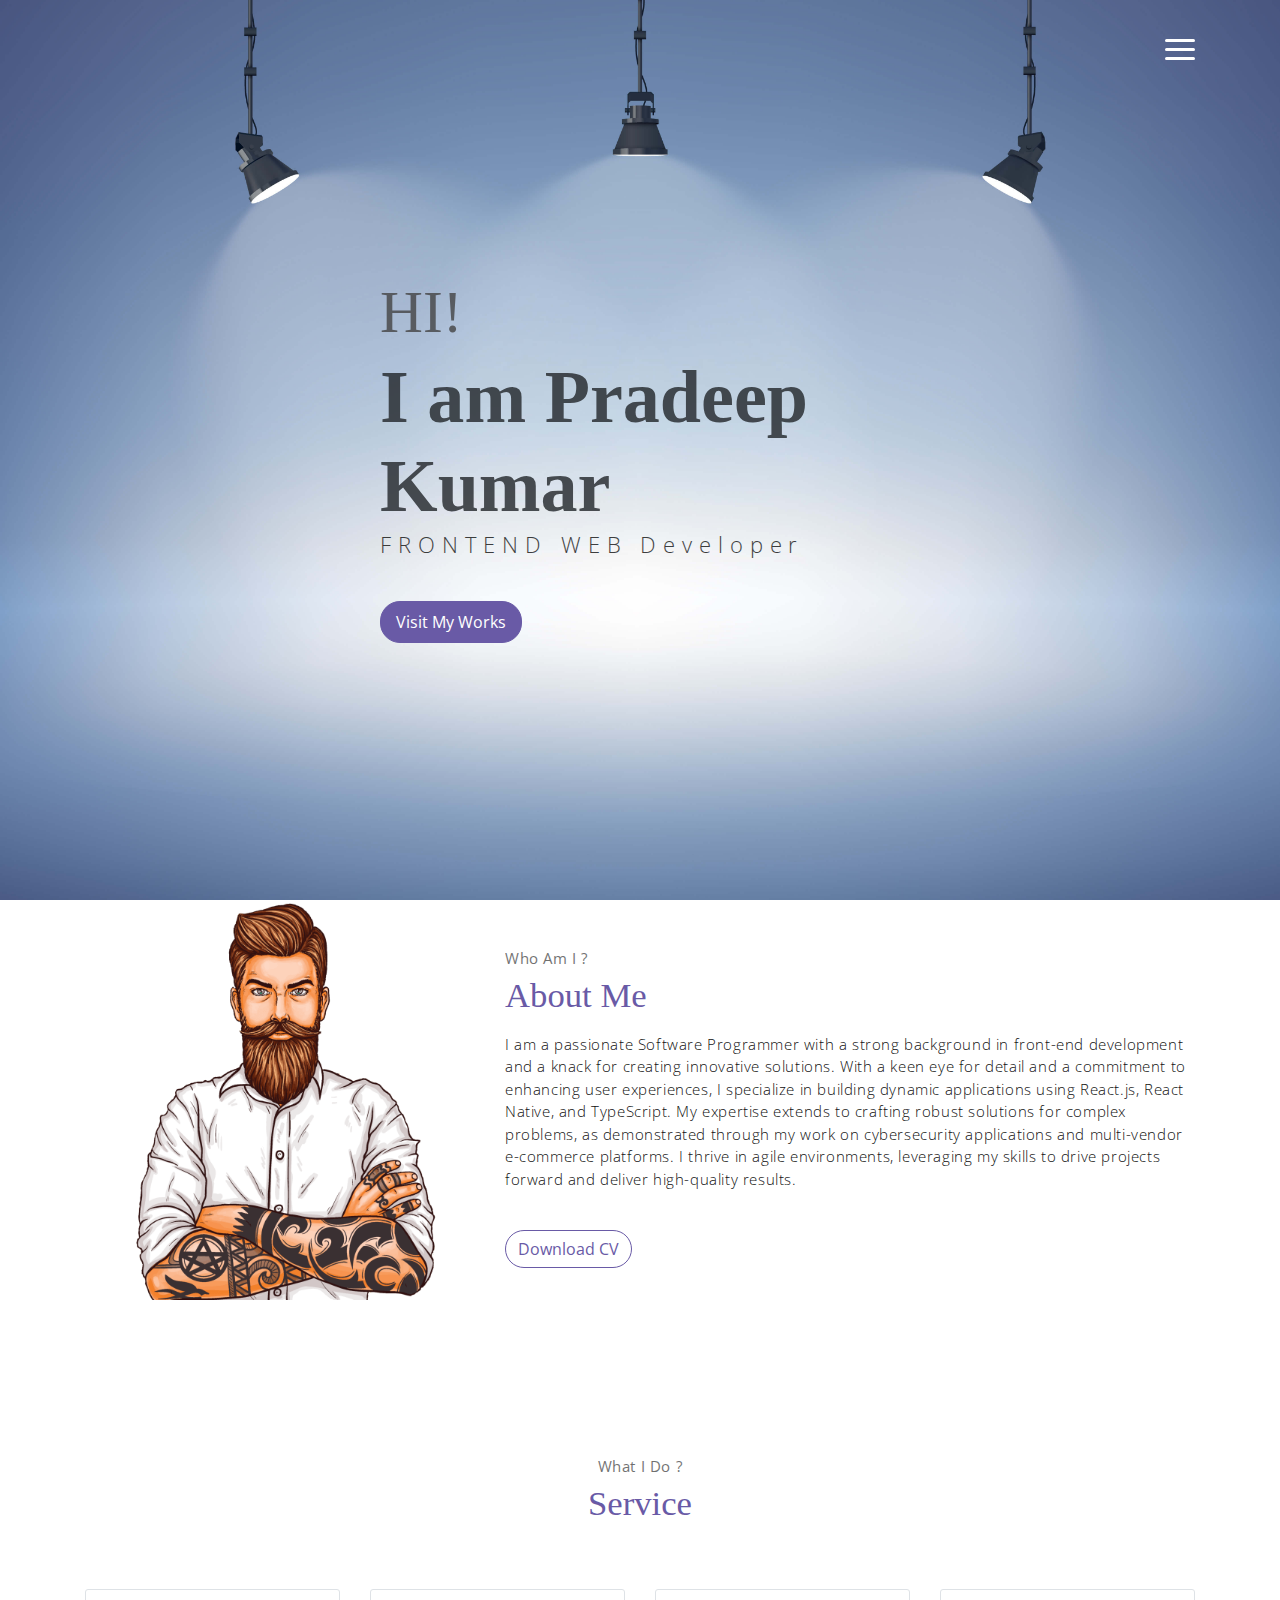
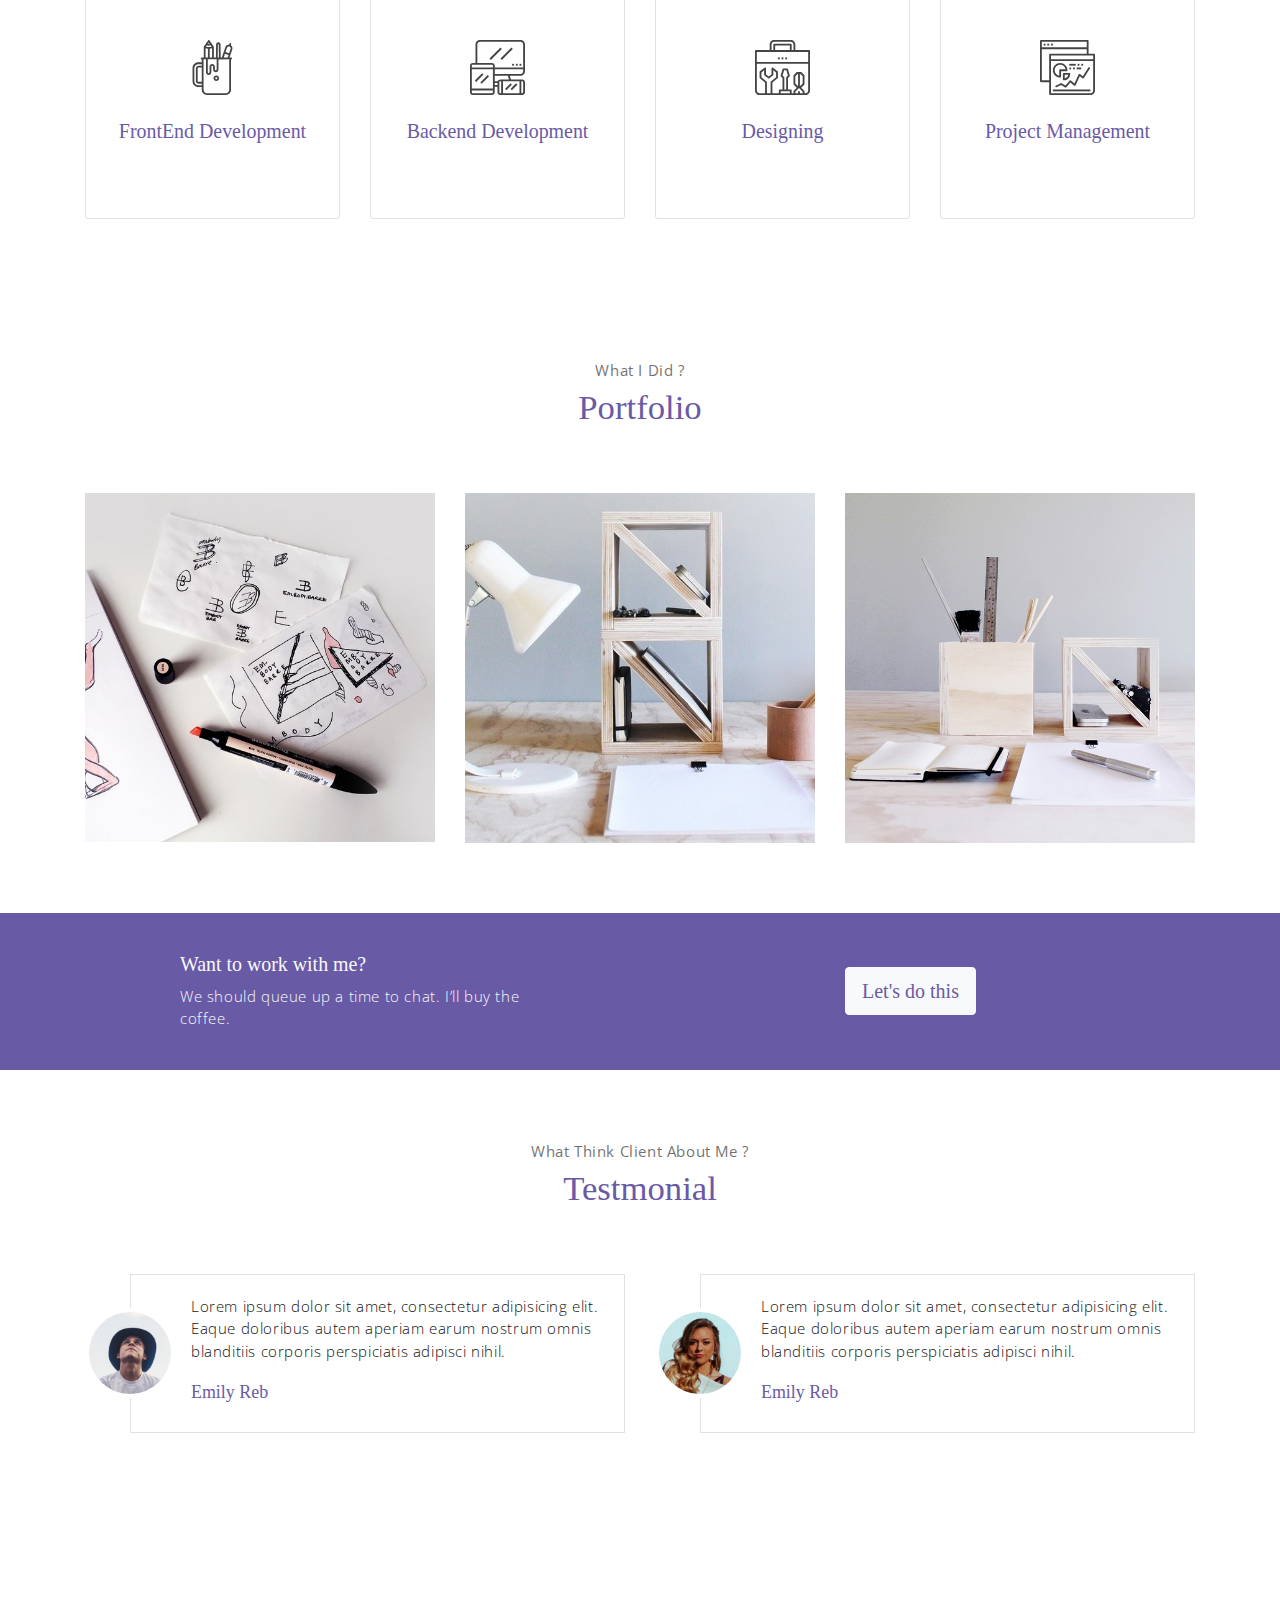
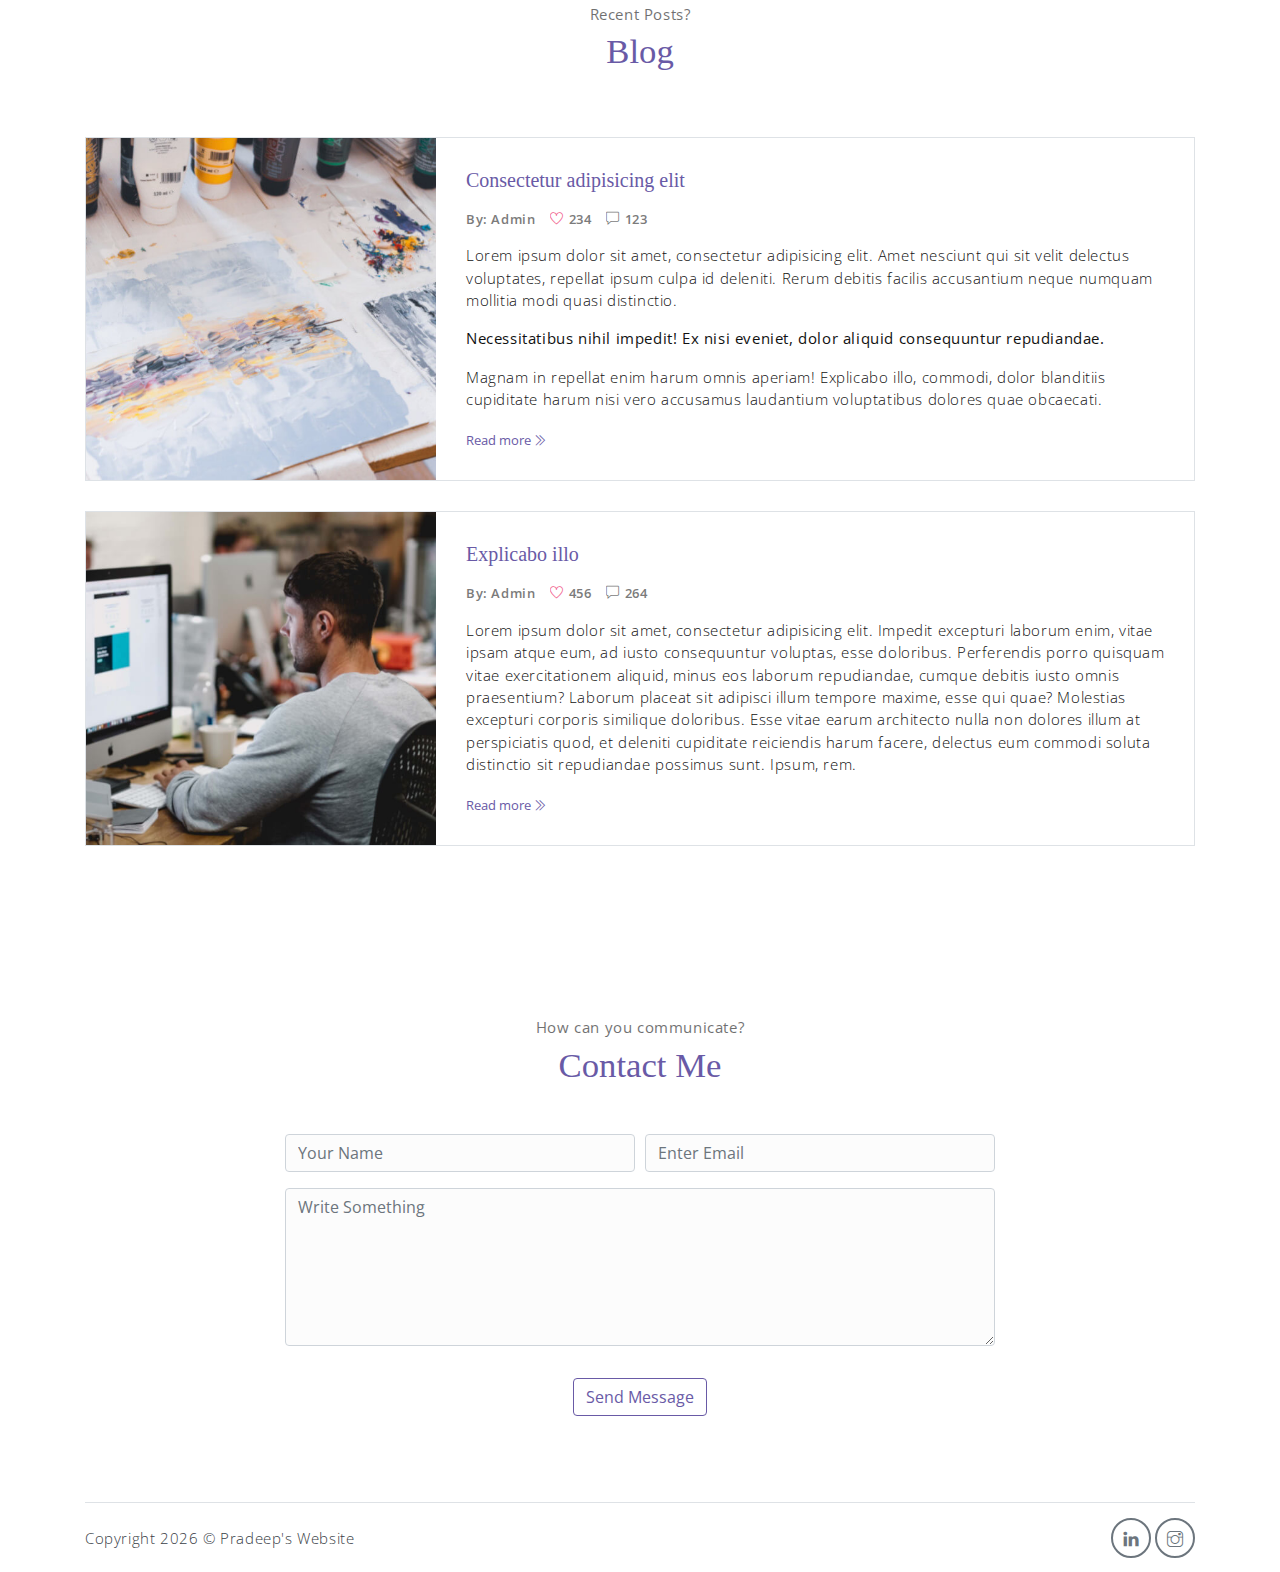
<file: index.html>
<!DOCTYPE html>
<html lang="en">

<head>
    <meta charset="utf-8">
    <meta name="viewport" content="width=device-width, initial-scale=1, shrink-to-fit=no">
    <meta name="description" content="Start your development with Meyawo landing page.">
    <meta name="author" content="Devcrud">
    <title>Pradeep's  Website </title>
    <!-- font icons -->
    <link rel="stylesheet" href="assets/vendors/themify-icons/css/themify-icons.css">
    <!-- Bootstrap + Meyawo main styles -->
    <link rel="stylesheet" href="assets/css/meyawo.css">
</head>

<body data-spy="scroll" data-target=".navbar" data-offset="40" id="home">

    <!-- Page Navbar -->
    <nav class="custom-navbar" data-spy="affix" data-offset-top="20">
        <div class="container">
            <ul class="nav">
                <li class="item">
                    <a class="link" href="#home">Home</a>
                </li>
                <li class="item">
                    <a class="link" href="#about">About</a>
                </li>
                <li class="item">
                    <a class="link" href="#portfolio">Portfolio</a>
                </li>
                <li class="item">
                    <a class="link" href="#testmonial">Testmonial</a>
                </li>
                <li class="item">
                    <a class="link" href="#blog">Blog</a>
                </li>
                <li class="item">
                    <a class="link" href="#contact">Contact</a>
                </li>
                <li class="item ml-md-3">
                    <a href="components.html" class="btn btn-primary">Components</a>
                </li>
            </ul>
            <a href="javascript:void(0)" id="nav-toggle" class="hamburger hamburger--elastic">
                <div class="hamburger-box">
                    <div class="hamburger-inner"></div>
                </div>
            </a>
        </div>
    </nav><!-- End of Page Navbar -->

    <!-- page header -->
    <header class="header">
        <div class="overlay"></div>
        <div class="header-content container">
            <h1 class="header-title">
                <span class="up">HI!</span>
                <span class="down">I am Pradeep Kumar</span>
            </h1>
            <p class="header-subtitle">FRONTEND WEB Developer</p>

            <button class="btn btn-primary">
                <a href="#portfolio" class="scroll-link" style="color: inherit; text-decoration: none;">Visit My Works</a>
            </button>
        </div>
    </header>
    <!-- end of page header -->

    <!-- about section -->
    <section class="section pt-0" id="about">
        <!-- container -->
        <div class="container text-center">
            <!-- about wrapper -->
            <div class="about">
                <div class="about-img-holder">
                    <img src="assets/imgs/man.png" class="about-img"
                        alt="Download free bootstrap 4 landing page, free boootstrap 4 templates, Download free bootstrap 4.1 landing page, free boootstrap 4.1.1 templates, meyawo Landing page">
                </div>
                <div class="about-caption">
                    <p class="section-subtitle">Who Am I ?</p>
                    <h2 class="section-title mb-3">About Me</h2>
                    <p>
                        I am a passionate Software Programmer with a strong background in front-end development and a knack for creating innovative solutions. With a keen eye for detail and a commitment to enhancing user experiences, I specialize in building dynamic applications using React.js, React Native, and TypeScript. My expertise extends to crafting robust solutions for complex problems, as demonstrated through my work on cybersecurity applications and multi-vendor e-commerce platforms. I thrive in agile environments, leveraging my skills to drive projects forward and deliver high-quality results.
                    
                    </p>
                    <button class="btn-rounded btn btn-outline-primary mt-4">Download CV</button>
                </div>
            </div><!-- end of about wrapper -->
        </div><!-- end of container -->
    </section> <!-- end of about section -->

    <!-- service section -->
    <section class="section" id="service">
        <div class="container text-center">
            <p class="section-subtitle">What I Do ?</p>
            <h6 class="section-title mb-6">Service</h6>
            <!-- row -->
            <div class="row">
                <div class="col-md-6 col-lg-3">
                    <div class="service-card">
                        <div class="body">
                            <img src="assets/imgs/pencil-case.svg"
                                alt="Download free bootstrap 4 landing page, free boootstrap 4 templates, Download free bootstrap 4.1 landing page, free boootstrap 4.1.1 templates, meyawo Landing page"
                                class="icon">
                            <h6 class="title">FrontEnd Development</h6>
                            <p class="subtitle">Building modern, responsive, and dynamic interfaces.</p>
                        </div>
                    </div>
                </div>
                <div class="col-md-6 col-lg-3">
                    <div class="service-card">
                        <div class="body">
                            <img src="assets/imgs/responsive.svg"
                                alt="Download free bootstrap 4 landing page, free boootstrap 4 templates, Download free bootstrap 4.1 landing page, free boootstrap 4.1.1 templates, meyawo Landing page"
                                class="icon">
                            <h6 class="title">Backend Development</h6>
                            <p class="subtitle">Crafting robust and scalable server-side applications.</p>
                        </div>
                    </div>
                </div>
                <div class="col-md-6 col-lg-3">
                    <div class="service-card">
                        <div class="body">
                            <img src="assets/imgs/toolbox.svg"
                                alt="Download free bootstrap 4 landing page, free boootstrap 4 templates, Download free bootstrap 4.1 landing page, free boootstrap 4.1.1 templates, meyawo Landing page"
                                class="icon">
                            <h6 class="title">Designing</h6>
                            <p class="subtitle">Creating Visually Stunning and User-Friendly Designs</p>
                        </div>
                    </div>
                </div>
                <div class="col-md-6 col-lg-3">
                    <div class="service-card">
                        <div class="body">
                            <img src="assets/imgs/analytics.svg"
                                alt="Download free bootstrap 4 landing page, free boootstrap 4 templates, Download free bootstrap 4.1 landing page, free boootstrap 4.1.1 templates, meyawo Landing page"
                                class="icon">
                            <h6 class="title">Project Management</h6>
                            <p class="subtitle">Driving projects to success with effective management.</p>
                        </div>
                    </div>
                </div>
            </div><!-- end of row -->
        </div>
    </section><!-- end of service section -->

    <!-- portfolio section -->
    <section class="section" id="portfolio">
        <div class="container text-center">
            <p class="section-subtitle">What I Did ?</p>
            <h6 class="section-title mb-6">Portfolio</h6>
            <!-- row -->
            <div class="row">
                <div class="col-md-4">
                    <a href="#" class="portfolio-card">
                        <img src="assets/imgs/folio-1.jpg" class="portfolio-card-img"
                            alt="Download free bootstrap 4 landing page, free boootstrap 4 templates, Download free bootstrap 4.1 landing page, free boootstrap 4.1.1 templates, meyawo Landing page">
                            <span class="portfolio-card-overlay">
                                <span class="portfolio-card-caption">
                                    <h4>Cybersecurity Application</h4>
                                    <p class="font-weight-normal">Category: React-Native Development</p>
                                    <p class="font-weight-light">
                                        Developed a React-Native application with biometric and fingerprint authentication, 
                                        real-time alerts, and communication threads, enhancing security and user engagement by 65%.
                                    </p>
                                </span>
                            </span>
                    </a>
                </div>
                <div class="col-md-4">
                    <a href="#" class="portfolio-card">
                        <img class="portfolio-card-img" src="assets/imgs/folio-2.jpg" class="img-responsive rounded"
                            alt="Download free bootstrap 4 landing page, free boootstrap 4 templates, Download free bootstrap 4.1 landing page, free boootstrap 4.1.1 templates, meyawo Landing page">
                        <span class="portfolio-card-overlay">
                            <span class="portfolio-card-caption">
                                <h4>Multi-Vendor E-Commerce Platform</h4>
                                <p class="font-weight-normal">Category: Web Development</p>
                                <p class="font-weight-light">Developed a robust e-commerce platform with storefront, vendor, and admin panels, integrated RazorPay, and implemented real-time messaging for enhanced user engagement.</p>
                            </span>
                
                        </span>
                    </a>
                </div>
                <div class="col-md-4">
                    <a href="#" class="portfolio-card">
                        <img class="portfolio-card-img" src="assets/imgs/folio-3.jpg" class="img-responsive rounded"
                            alt="Download free bootstrap 4 landing page, free boootstrap 4 templates, Download free bootstrap 4.1 landing page, free boootstrap 4.1.1 templates, meyawo Landing page">
                        <span class="portfolio-card-overlay">
                            <span class="portfolio-card-caption">
                                <h4>Hospital Management System</h4>
                                <p class="font-weight-normal">Category: Full-Stack Development</p>
                                <p class="font-weight-light">
                                    Built a MERN-based Hospital Management System with panels for patients, doctors, and admins, enabling role-based access for scheduling, record management, and communication. The platform enhances operations with real-time updates and secure, user-friendly interfaces.
                                </p>
                                
                            </span>
                        </span>
                    </a>
                </div>
            </div><!-- end of row -->
        </div><!-- end of container -->
    </section> <!-- end of portfolio section -->

    <!-- pricing section -->
    <!-- <section class="section" id="pricing">
        <div class="container text-center">
            <p class="section-subtitle">How Much I Charge ?</p>
            <h6 class="section-title mb-6">My Pricing</h6>
            //row
            <div class="pricing-wrapper">
                <div class="pricing-card">
                    <div class="pricing-card-header">
                        <img class="pricing-card-icon" src="assets/imgs/scooter.svg"
                            alt="Download free bootstrap 4 landing page, free boootstrap 4 templates, Download free bootstrap 4.1 landing page, free boootstrap 4.1.1 templates, meyawo Landing page">
                    </div>
                    <div class="pricing-card-body">
                        <h6 class="pricing-card-title">Free</h6>
                        <div class="pricing-card-list">
                            <p>accusamus reprehenderit</p>
                            <p>provident dolorem </p>
                            <p>quos neque</p>
                            <p>fugiat quibusdam</p>
                            <p><i class="ti-close"></i></p>
                            <p><i class="ti-close"></i></p>
                        </div>
                    </div>
                    <div class="pricing-card-footer">
                        <span>$</span>
                        <span>0.00/Month</span>
                    </div>
                    <a href="#" class="btn btn-primary mt-3 pricing-card-btn">Subscribe</a>
                </div>
                <div class="pricing-card">
                    <div class="pricing-card-header">
                        <img class="pricing-card-icon" src="assets/imgs/shipped.svg"
                            alt="Download free bootstrap 4 landing page, free boootstrap 4 templates, Download free bootstrap 4.1 landing page, free boootstrap 4.1.1 templates, meyawo Landing page">
                    </div>
                    <div class="pricing-card-body">
                        <h6 class="pricing-card-title">Basic</h6>
                        <div class="pricing-card-list">
                            <p>accusamus reprehenderit</p>
                            <p>provident dolorem </p>
                            <p>quos neque</p>
                            <p>fugiat quibusdam</p>
                            <p>accusamus laboriosam</p>
                            <p><i class="ti-close"></i></p>
                        </div>
                    </div>
                    <div class="pricing-card-footer">
                        <span>$</span>
                        <span>9.99/Month</span>
                    </div>
                    <a href="#" class="btn btn-primary mt-3 pricing-card-btn">Subscribe</a>
                </div>
                <div class="pricing-card">
                    <div class="pricing-card-header">
                        <img class="pricing-card-icon" src="assets/imgs/startup.svg"
                            alt="Download free bootstrap 4 landing page, free boootstrap 4 templates, Download free bootstrap 4.1 landing page, free boootstrap 4.1.1 templates, meyawo Landing page">
                    </div>
                    <div class="pricing-card-body">
                        <h6 class="pricing-card-title">Premium</h6>
                        <div class="pricing-card-list">
                            <p>accusamus reprehenderit</p>
                            <p>provident dolorem </p>
                            <p>quos neque</p>
                            <p>fugiat quibusdam</p>
                            <p>accusamus laboriosam</p>
                            <p>inventore omnis</p>
                        </div>
                    </div>
                    <div class="pricing-card-footer">
                        <span>$</span>
                        <span>99.9/Month</span>
                    </div>
                    <a href="#" class="btn btn-primary mt-3 pricing-card-btn">Subscribe</a>
                </div>

            </div>
        </div> 
    </section> -->
    <!-- end of pricing section -->

    <!-- section -->
    <section class="section-sm bg-primary">
        <!-- container -->
        <div class="container text-center text-sm-left">
            <!-- row -->
            <div class="row align-items-center">
                <div class="col-sm offset-md-1 mb-4 mb-md-0">
                    <h6 class="title text-light">Want to work with me?</h6>
                    <p class="m-0 text-light"> We should queue up a time to chat. I’ll buy the coffee.</p>
                </div>
                <div class="col-sm offset-sm-2 offset-md-3">
                    <button class="btn btn-lg my-font btn-light rounded">
                        <a href="mailto:pradeeakumar@gmail.com?subject=Lets Work Together">Let's do this</a></button>
                </div>
            </div> <!-- end of row -->
        </div> <!-- end of container -->
    </section> <!-- end of section -->

    <!-- testimonial section -->
    <section class="section" id="testmonial">
        <div class="container text-center">
            <p class="section-subtitle">What Think Client About Me ?</p>
            <h6 class="section-title mb-6">Testmonial</h6>

            <!-- row -->
            <div class="row">
                <div class="col-md-6">
                    <div class="testimonial-card">
                        <div class="testimonial-card-img-holder">
                            <img src="assets/imgs/avatar2.jpg" class="testimonial-card-img"
                                alt="Download free bootstrap 4 landing page, free boootstrap 4 templates, Download free bootstrap 4.1 landing page, free boootstrap 4.1.1 templates, meyawo Landing page">
                        </div>
                        <div class="testimonial-card-body">
                            <p class="testimonial-card-subtitle">Lorem ipsum dolor sit amet, consectetur adipisicing
                                elit. Eaque doloribus autem aperiam earum nostrum omnis blanditiis corporis perspiciatis
                                adipisci nihil.</p>
                            <h6 class="testimonial-card-title">Emily Reb</h6>
                        </div>
                    </div>
                </div>
                <div class="col-md-6">
                    <div class="testimonial-card">
                        <div class="testimonial-card-img-holder">
                            <img src="assets/imgs/avatar3.jpg" class="testimonial-card-img"
                                alt="Download free bootstrap 4 landing page, free boootstrap 4 templates, Download free bootstrap 4.1 landing page, free boootstrap 4.1.1 templates, meyawo Landing page">
                        </div>
                        <div class="testimonial-card-body">
                            <p class="testimonial-card-subtitle">Lorem ipsum dolor sit amet, consectetur adipisicing
                                elit. Eaque doloribus autem aperiam earum nostrum omnis blanditiis corporis perspiciatis
                                adipisci nihil.</p>
                            <h6 class="testimonial-card-title">Emily Reb</h6>
                        </div>
                    </div>
                </div>
            </div>
        </div> <!-- end of container -->
    </section> <!-- end of testimonial section -->

    <!-- blog section -->
    <section class="section" id="blog">
        <!-- container -->
        <div class="container text-center">
            <p class="section-subtitle">Recent Posts?</p>
            <h6 class="section-title mb-6">Blog</h6>
            <!-- blog-wrapper -->
            <div class="blog-card">
                <div class="blog-card-header">
                    <img src="assets/imgs/img-1.jpg" class="blog-card-img"
                        alt="Download free bootstrap 4 landing page, free boootstrap 4 templates, Download free bootstrap 4.1 landing page, free boootstrap 4.1.1 templates, meyawo Landing page">
                </div>
                <div class="blog-card-body">
                    <h5 class="blog-card-title">Consectetur adipisicing elit</h6>

                        <p class="blog-card-caption">
                            <a href="#">By: Admin</a>
                            <a href="#"><i class="ti-heart text-danger"></i> 234</a>
                            <a href="#"><i class="ti-comment"></i> 123</a>
                        </p>
                        <p>Lorem ipsum dolor sit amet, consectetur adipisicing elit. Amet nesciunt qui sit velit
                            delectus voluptates, repellat ipsum culpa id deleniti. Rerum debitis facilis accusantium
                            neque numquam mollitia modi quasi distinctio.</p>

                        <p><b>Necessitatibus nihil impedit! Ex nisi eveniet, dolor aliquid consequuntur repudiandae.</b>
                        </p>
                        <p>Magnam in repellat enim harum omnis aperiam! Explicabo illo, commodi, dolor blanditiis
                            cupiditate harum nisi vero accusamus laudantium voluptatibus dolores quae obcaecati.</p>

                        <a href="#" class="blog-card-link">Read more <i class="ti-angle-double-right"></i></a>
                </div>
            </div><!-- end of blog wrapper -->

            <!-- blog-wrapper -->
            <div class="blog-card">
                <div class="blog-card-header">
                    <img src="assets/imgs/img-2.jpg" class="blog-card-img"
                        alt="Download free bootstrap 4 landing page, free boootstrap 4 templates, Download free bootstrap 4.1 landing page, free boootstrap 4.1.1 templates, meyawo Landing page">
                </div>
                <div class="blog-card-body">
                    <h5 class="blog-card-title">Explicabo illo</h6>

                        <p class="blog-card-caption">
                            <a href="#">By: Admin</a>
                            <a href="#"><i class="ti-heart text-danger"></i> 456</a>
                            <a href="#"><i class="ti-comment"></i> 264</a>
                        </p>

                        <p>Lorem ipsum dolor sit amet, consectetur adipisicing elit. Impedit excepturi laborum enim,
                            vitae ipsam atque eum, ad iusto consequuntur voluptas, esse doloribus. Perferendis porro
                            quisquam vitae exercitationem aliquid, minus eos laborum repudiandae, cumque debitis iusto
                            omnis praesentium? Laborum placeat sit adipisci illum tempore maxime, esse qui quae?
                            Molestias excepturi corporis similique doloribus. Esse vitae earum architecto nulla non
                            dolores illum at perspiciatis quod, et deleniti cupiditate reiciendis harum facere, delectus
                            eum commodi soluta distinctio sit repudiandae possimus sunt. Ipsum, rem.</p>

                        <a href="#" class="blog-card-link">Read more <i class="ti-angle-double-right"></i></a>
                </div>
            </div><!-- end of blog wrapper -->

        </div><!-- end of container -->
    </section><!-- end of blog section -->

    <!-- contact section -->
    <section class="section" id="contact">
        <div class="container text-center">
            <p class="section-subtitle">How can you communicate?</p>
            <h6 class="section-title mb-5">Contact Me</h6>
            <!-- contact form -->
            <form action="https://formsubmit.co/pradeeakumar@gmail.com" method="POST" class="contact-form col-md-10 col-lg-8 m-auto">
                <div class="form-row">
                    <div class="form-group col-sm-6">
                        <input type="text" size="50" class="form-control" placeholder="Your Name" required>
                    </div>
                    <div class="form-group col-sm-6">
                        <input type="email" class="form-control" placeholder="Enter Email" requried>
                    </div>
                    <div class="form-group col-sm-12">
                        <textarea name="comment" id="comment" rows="6" class="form-control"
                            placeholder="Write Something"></textarea>
                    </div>
                    <div class="form-group col-sm-12 mt-3">
                        <input type="submit" value="Send Message" class="btn btn-outline-primary rounded">
                    </div>
                </div>
            </form><!-- end of contact form -->
        </div><!-- end of container -->
    </section><!-- end of contact section -->

    <!-- footer -->
    <div class="container">
        <footer class="footer">
            <p class="mb-0">Copyright
                <script>document.write(new Date().getFullYear())</script> &copy; <a
                   >Pradeep's</a> Website 
            </p>
            <div class="social-links text-right m-auto ml-sm-auto">
                <a href="https://www.linkedin.com/in/pradeea" class="link"><i class="ti-linkedin"></i></a>
                <a href="https://www.instagram.com/itzpradeeppk/" class="link"><i class="ti-instagram"></i></a>
              
            </div>
        </footer>
    </div>
     <!-- end of page footer -->

    <!-- core  -->
    <script src="assets/vendors/jquery/jquery-3.4.1.js"></script>
    <script src="assets/vendors/bootstrap/bootstrap.bundle.js"></script>

    <!-- bootstrap 3 affix -->
    <script src="assets/vendors/bootstrap/bootstrap.affix.js"></script>

    <!-- Meyawo js -->
    <script src="assets/js/meyawo.js"></script>

</body>

</html>
</file>
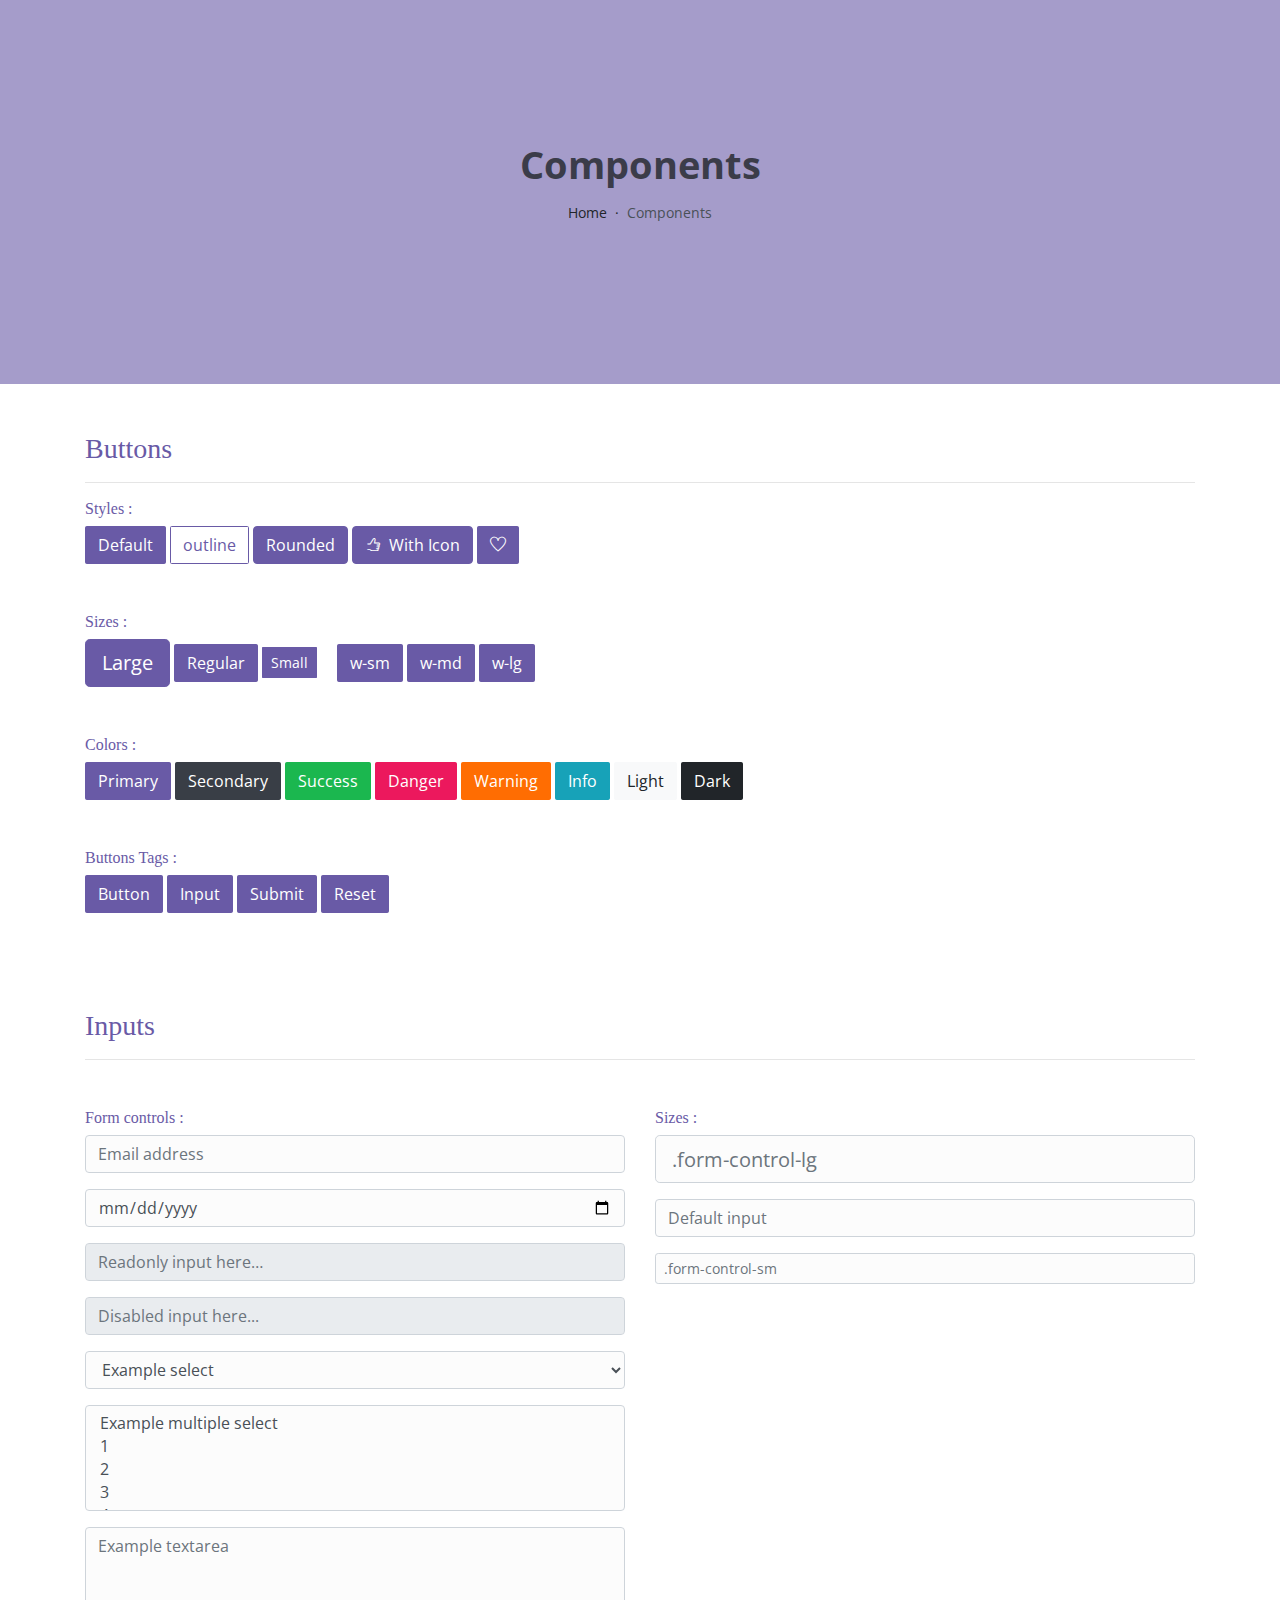
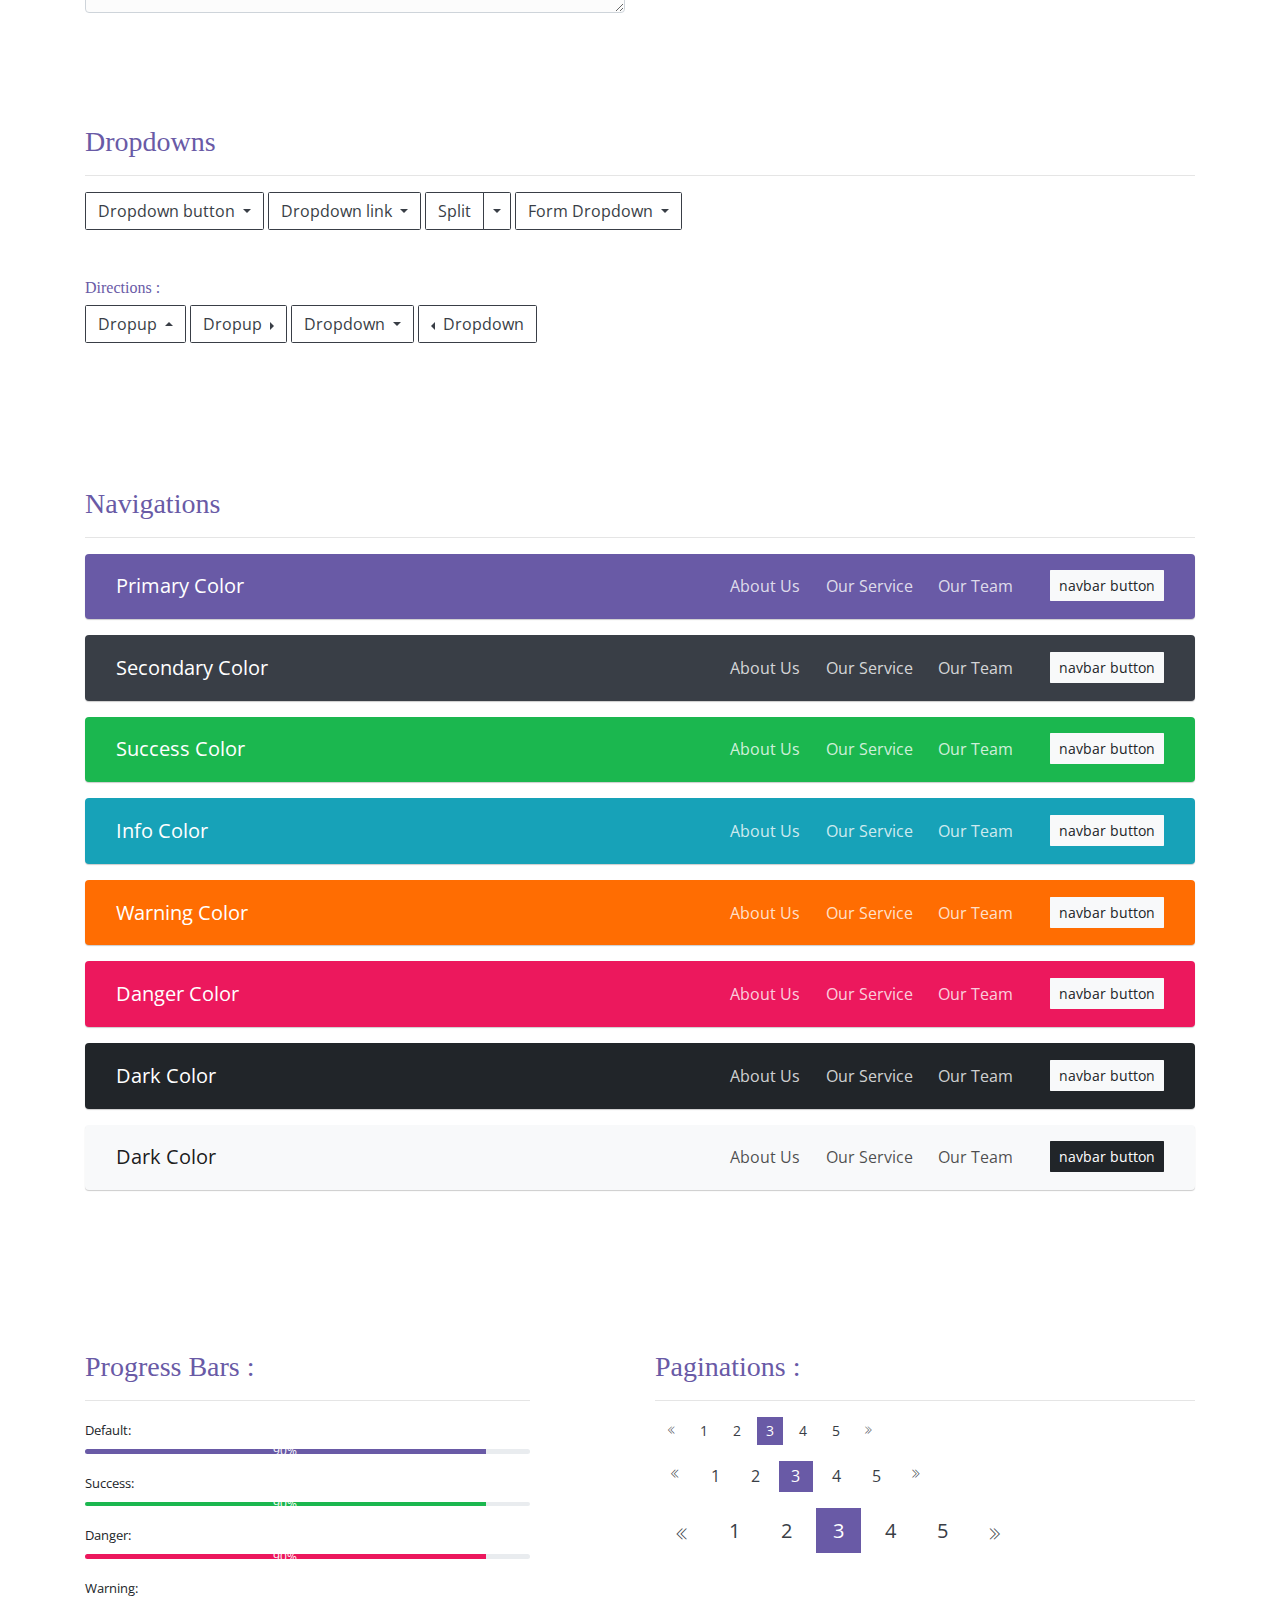
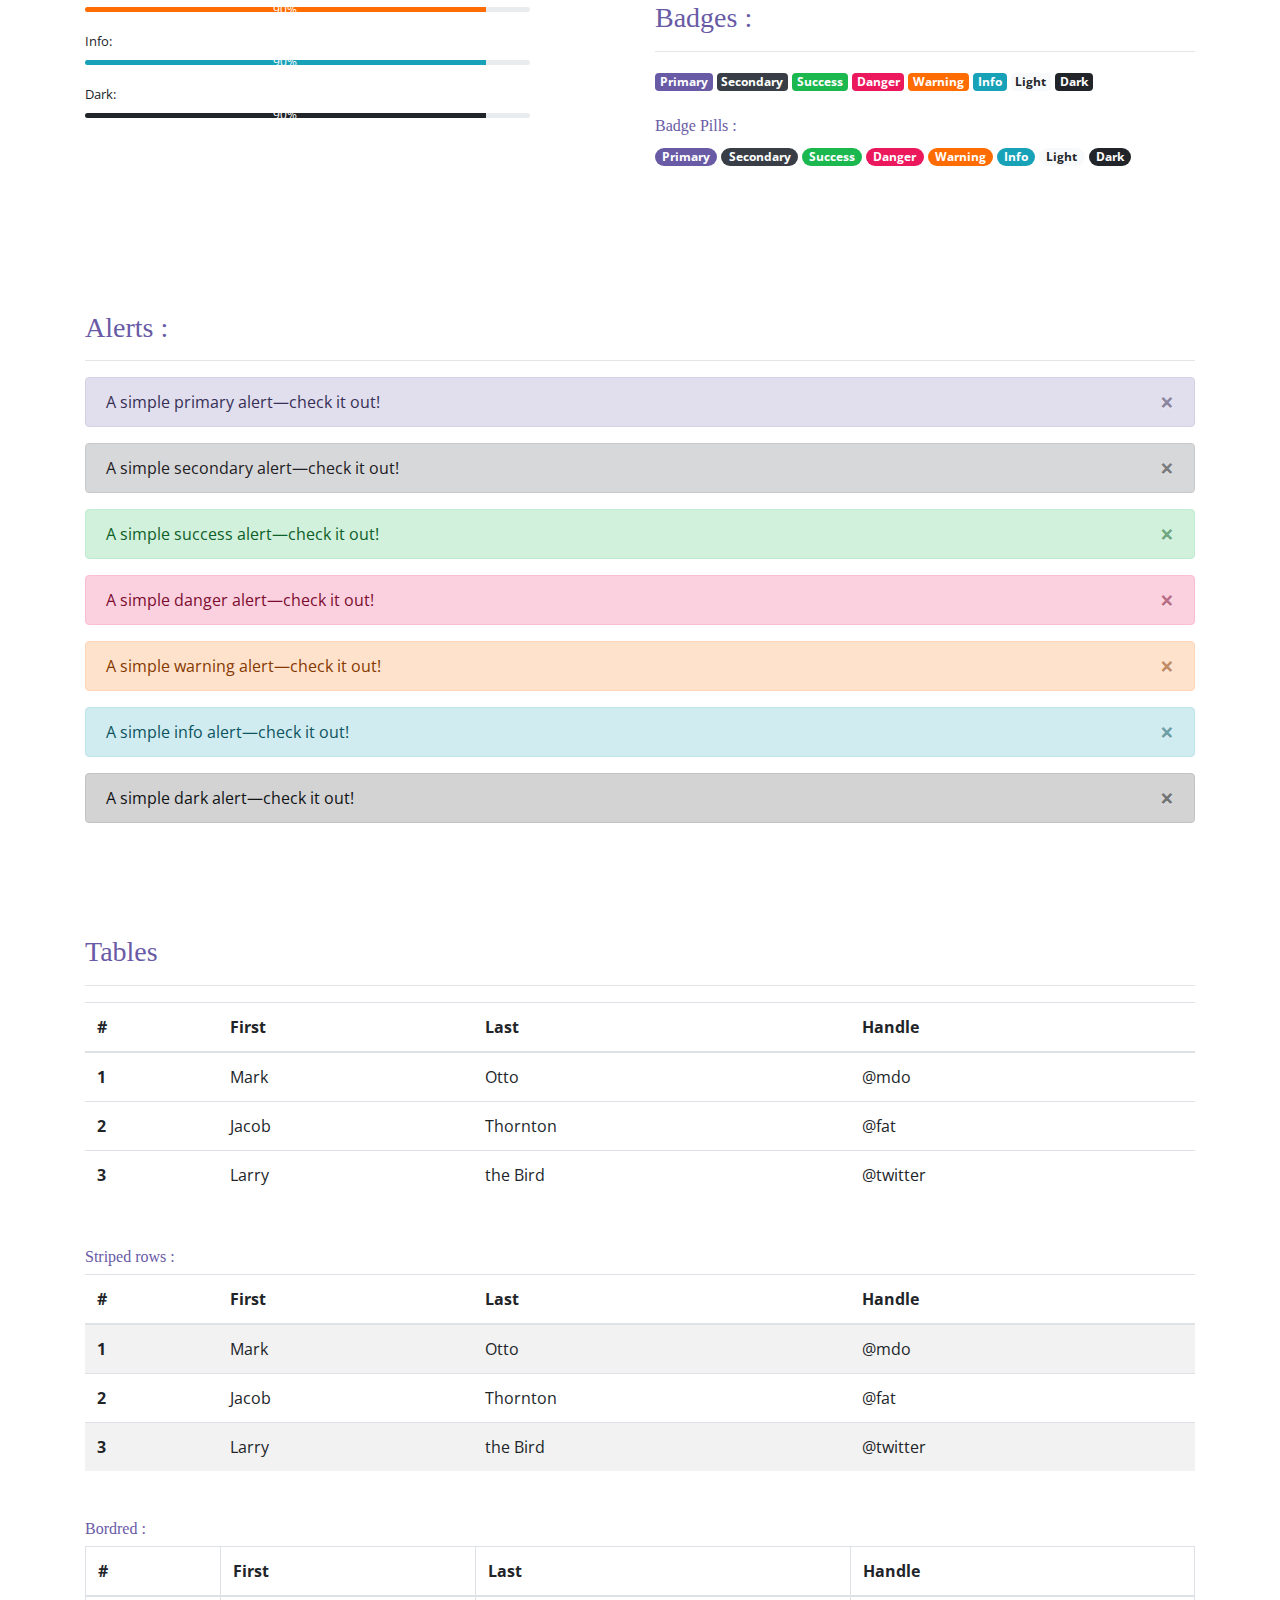
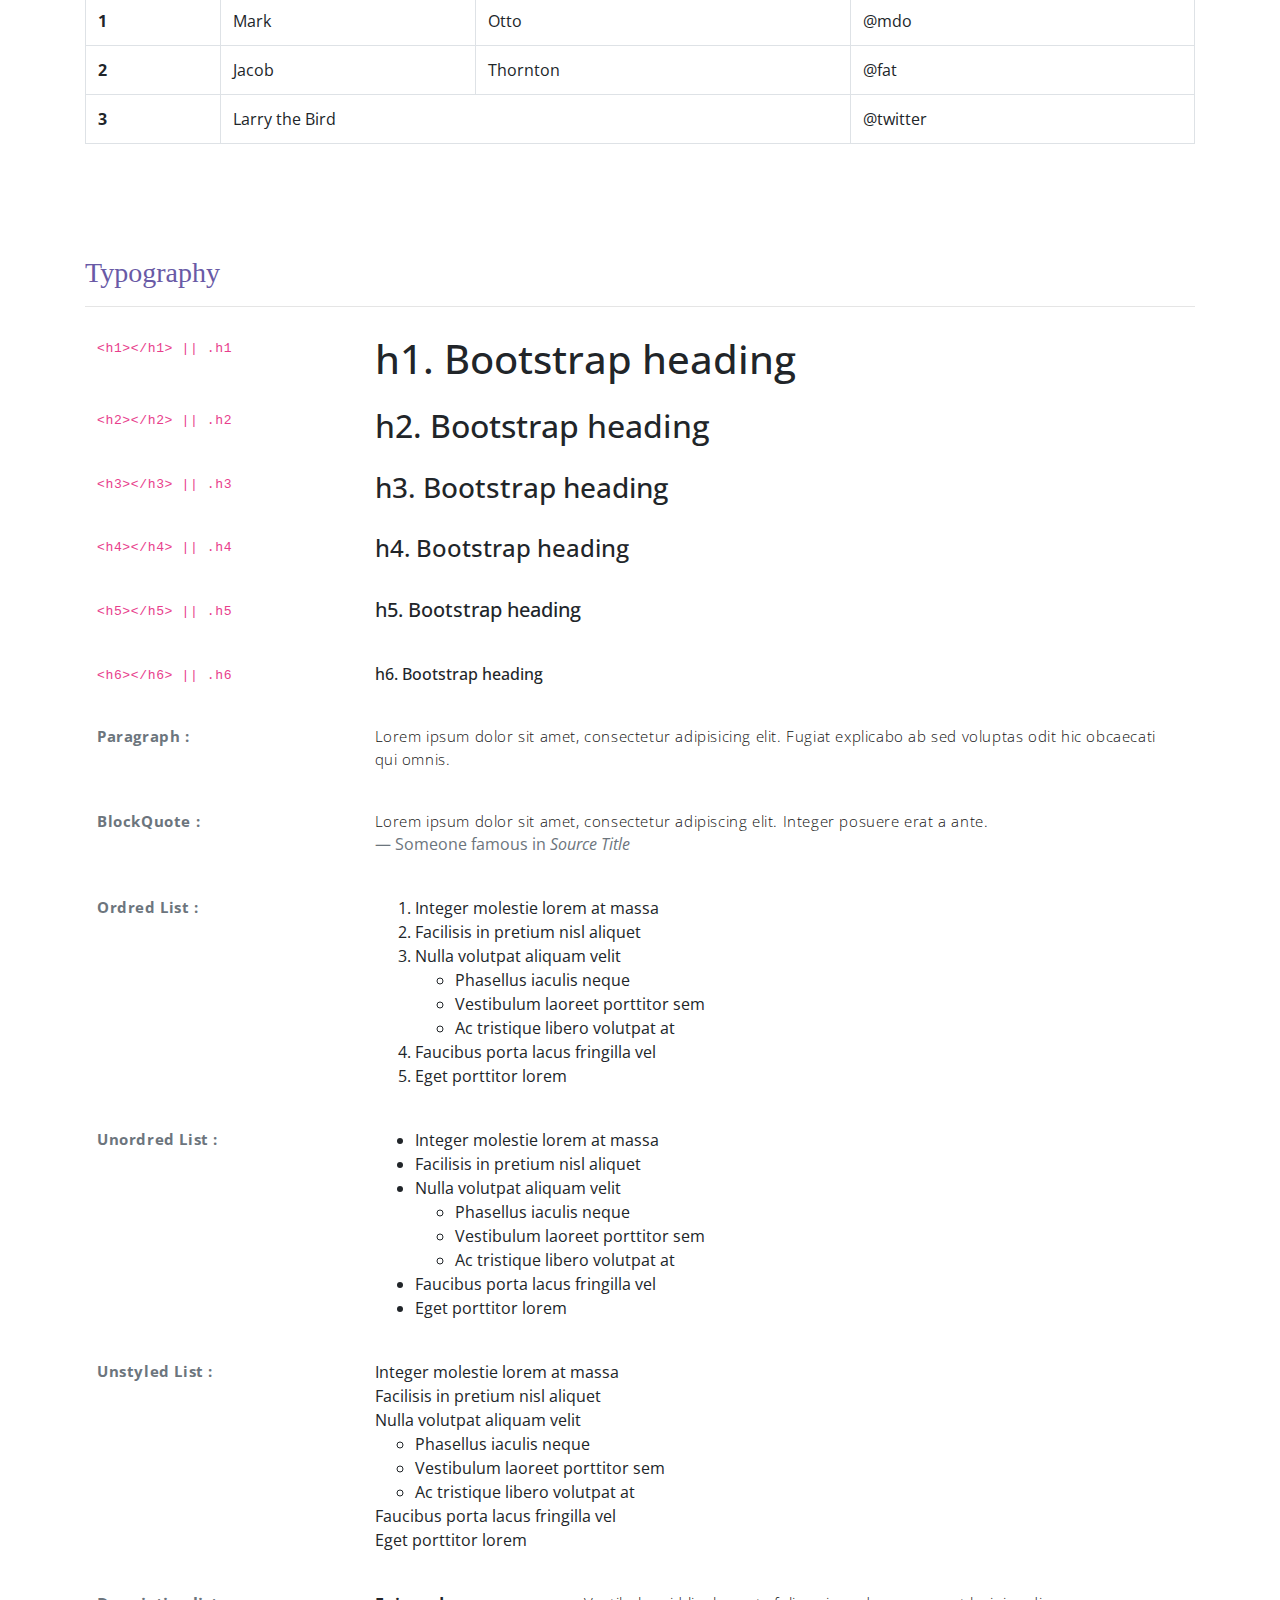
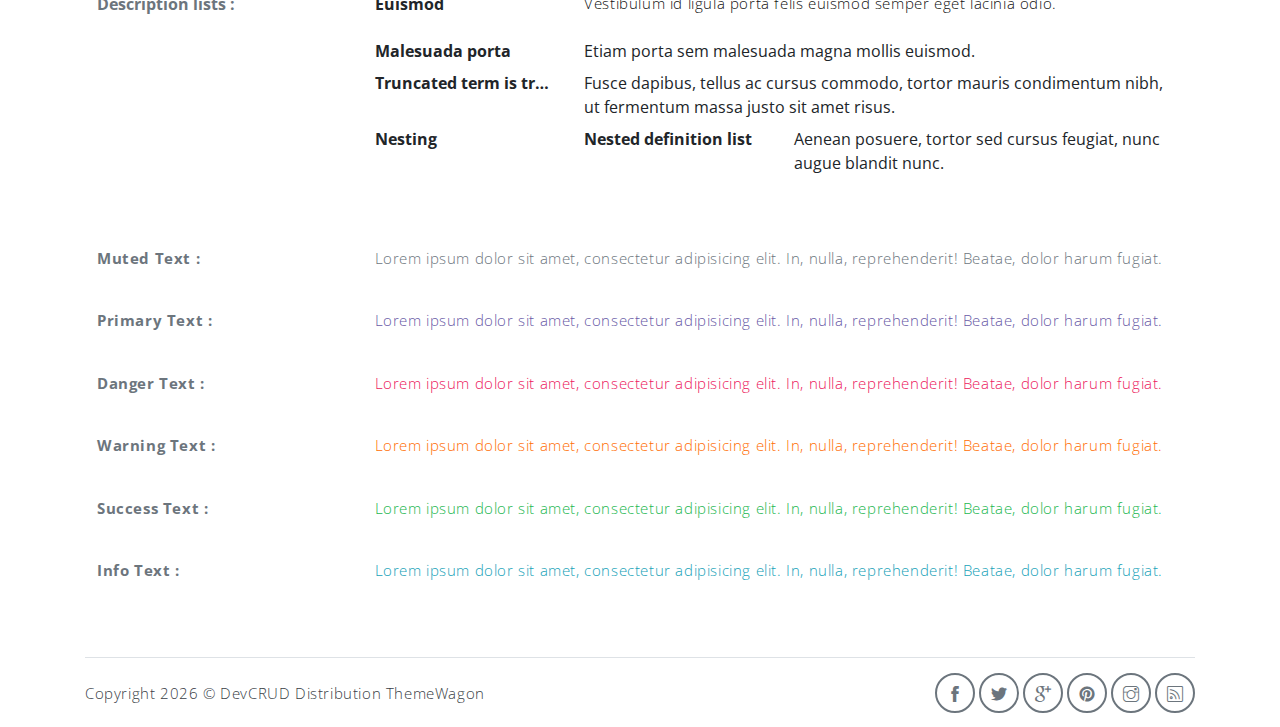
<file: components.html>
<!DOCTYPE html>
<html lang="en">

<head>
   <meta charset="utf-8">
   <meta name="viewport" content="width=device-width, initial-scale=1, shrink-to-fit=no">
   <meta name="description" content="Start your development with Meyawo landing page.">
   <meta name="author" content="Devcrud">
   <title>Pradeep's Portfolio site | Components</title>
   <!-- font icons -->
   <link rel="stylesheet" href="assets/vendors/themify-icons/css/themify-icons.css">
   <!-- Bootstrap + Steller  -->
   <link rel="stylesheet" href="assets/css/meyawo.css">
</head>

<body>

   <!-- Page Header -->
   <header class="header header-mini">
      <div class="header-title">Components</div>
      <nav aria-label="breadcrumb">
         <ol class="breadcrumb">
            <li class="breadcrumb-item"><a href="/">Home</a></li>
            <li class="breadcrumb-item active" aria-current="page">Components</li>
         </ol>
      </nav>
   </header> <!-- End Of Page Header -->

   <!-- main content -->
   <div class="container">

      <!-- Buttons -->
      <h3 class="mt-5">Buttons</h3>
      <hr>
      <h6 class="section-secondary-title">Styles :</h6>
      <button class="btn btn-primary">Default</button>
      <button class="btn btn-outline-primary">outline</button>
      <button class="btn btn-primary rounded">Rounded</button>
      <button class="btn btn-primary rounded"><i class="ti-thumb-up pr-1"></i> With Icon</button>
      <button class="btn btn-primary circle"><i class="ti-heart"></i></button>

      <h6 class="section-secondary-title mt-5">Sizes :</h6>
      <button class="btn btn-primary btn-lg">Large</button>
      <button class="btn btn-primary ">Regular</button>
      <button class="btn btn-primary btn-sm">Small</button>
      <button class="btn btn-primary w-sm ml-3">w-sm</button>
      <button class="btn btn-primary w-md">w-md</button>
      <button class="btn btn-primary w-lg">w-lg</button>

      <h6 class="section-secondary-title mt-5">Colors :</h6>
      <button type="button" class="btn btn-primary">Primary</button>
      <button type="button" class="btn btn-secondary">Secondary</button>
      <button type="button" class="btn btn-success">Success</button>
      <button type="button" class="btn btn-danger">Danger</button>
      <button type="button" class="btn btn-warning">Warning</button>
      <button type="button" class="btn btn-info">Info</button>
      <button type="button" class="btn btn-light">Light</button>
      <button type="button" class="btn btn-dark">Dark</button>

      <h6 class="section-secondary-title mt-5">Buttons Tags :</h6>
      <button class="btn btn-primary" type="submit">Button</button>
      <input class="btn btn-primary" type="button" value="Input">
      <input class="btn btn-primary" type="submit" value="Submit">
      <input class="btn btn-primary" type="reset" value="Reset">

      <!-- devider -->
      <div class="py-5"></div>

      <!-- Inputs -->
      <h3>Inputs</h3>
      <hr>
      <div class="row mt-5">
         <div class="col-md-6">
            <h6 class="section-secondary-title">Form controls :</h6>
            <div class="form-group">
               <input type="email" class="form-control" id="exampleFormControlInput1" placeholder="Email address">
            </div>
            <div class="form-group">
               <input type="date" class="form-control" id="exampleFormControlInput1" placeholder="Date">
            </div>
            <div class="form-group">
               <input class="form-control" type="text" placeholder="Readonly input here…" readonly>
            </div>
            <div class="form-group">
               <input class="form-control" id="disabledInput" type="text" placeholder="Disabled input here..." disabled>
            </div>
            <div class="form-group">
               <select class="form-control" id="exampleFormControlSelect1">
                  <option>Example select</option>
                  <option>1</option>
                  <option>2</option>
                  <option>3</option>
                  <option>4</option>
                  <option>5</option>
               </select>
            </div>
            <div class="form-group">
               <select multiple class="form-control" id="exampleFormControlSelect2">
                  <option>Example multiple select</option>
                  <option>1</option>
                  <option>2</option>
                  <option>3</option>
                  <option>4</option>
                  <option>5</option>
               </select>
            </div>
            <div class="form-group">
               <textarea class="form-control" id="exampleFormControlTextarea1" rows="3"
                  placeholder="Example textarea"></textarea>
            </div>
         </div>
         <div class="col-md-6">
            <h6 class="section-secondary-title">Sizes :</h6>
            <div class="form-group">
               <input class="form-control form-control-lg" type="text" placeholder=".form-control-lg">
            </div>
            <div class="form-group">
               <input class="form-control" type="text" placeholder="Default input">
            </div>
            <div class="form-group">
               <input class="form-control form-control-sm" type="text" placeholder=".form-control-sm">
            </div>
         </div>
      </div> <!-- end of inputs -->

      <!-- devider -->
      <div class="py-5"></div>

      <!-- Dropdowns -->
      <h3 class="components-section-title font-weight-normal">Dropdowns</h3>
      <hr>
      <div class="dropdown d-inline-block">
         <button class="btn btn-outline-secondary dropdown-toggle" type="button" id="dropdownMenuButton"
            data-toggle="dropdown" aria-haspopup="true" aria-expanded="false">
            Dropdown button
         </button>
         <div class="dropdown-menu" aria-labelledby="dropdownMenuButton">
            <a class="dropdown-item" href="#">Action</a>
            <a class="dropdown-item" href="#">Another action</a>
            <a class="dropdown-item" href="#">Something else here</a>
         </div>
      </div>
      <div class="dropdown d-inline-block">
         <a class="btn btn-outline-secondary dropdown-toggle" href="#" role="button" id="dropdownMenuLink"
            data-toggle="dropdown" aria-haspopup="true" aria-expanded="false">
            Dropdown link
         </a>
         <div class="dropdown-menu" aria-labelledby="dropdownMenuLink">
            <a class="dropdown-item" href="#">Action</a>
            <a class="dropdown-item" href="#">Another action</a>
            <a class="dropdown-item" href="#">Something else here</a>
         </div>
      </div>
      <div class="btn-group">
         <button type="button" class="btn btn-outline-secondary">Split</button>
         <button type="button" class="btn btn-outline-secondary dropdown-toggle dropdown-toggle-split"
            data-toggle="dropdown" aria-haspopup="true" aria-expanded="false">
            <span class="sr-only">Toggle Dropdown</span>
         </button>
         <div class="dropdown-menu">
            <a class="dropdown-item" href="#">Action</a>
            <a class="dropdown-item" href="#">Another action</a>
            <a class="dropdown-item" href="#">Something else here</a>
            <div class="dropdown-divider"></div>
            <a class="dropdown-item" href="#">Separated link</a>
         </div>
      </div>
      <div class="btn-group">
         <button class="btn btn-outline-secondary dropdown-toggle" type="button" id="dropdownMenuButton"
            data-toggle="dropdown" aria-haspopup="true" aria-expanded="false">
            Form Dropdown
         </button>
         <div class="dropdown-menu form">
            <form class="px-4 py-3">
               <div class="form-group">
                  <input type="email" class="form-control" id="exampleDropdownFormEmail1"
                     placeholder="email@example.com">
               </div>
               <div class="form-group">
                  <input type="password" class="form-control" id="exampleDropdownFormPassword1" placeholder="Password">
               </div>
               <div class="form-check mb-3">
                  <input type="checkbox" class="form-check-input" id="dropdownCheck">
                  <label class="form-check-label" for="dropdownCheck">
                     Remember me
                  </label>
               </div>
               <button type="submit" class="btn btn-primary btn-block">Sign in</button>
            </form>
            <div class="dropdown-divider"></div>
            <a class="dropdown-item" href="#"><small>New around here? Sign up</small></a>
            <a class="dropdown-item" href="#"><small>Forgot password?</small></a>
         </div>
      </div>
      <h6 class="section-secondary-title mt-5">Directions :</h6>
      <div class="btn-group dropup">
         <button type="button" class="btn btn-outline-secondary dropdown-toggle" data-toggle="dropdown"
            aria-haspopup="true" aria-expanded="false">
            Dropup
         </button>
         <div class="dropdown-menu">
            <a class="dropdown-item" href="#">Action</a>
            <a class="dropdown-item" href="#">Another action</a>
            <a class="dropdown-item" href="#">Something else here</a>
            <div class="dropdown-divider"></div>
            <a class="dropdown-item" href="#">Separated link</a>
         </div>
      </div>
      <div class="btn-group dropright">
         <button type="button" class="btn btn-outline-secondary dropdown-toggle" data-toggle="dropdown"
            aria-haspopup="true" aria-expanded="false">
            Dropup
         </button>
         <div class="dropdown-menu">
            <a class="dropdown-item" href="#">Action</a>
            <a class="dropdown-item" href="#">Another action</a>
            <a class="dropdown-item" href="#">Something else here</a>
            <div class="dropdown-divider"></div>
            <a class="dropdown-item" href="#">Separated link</a>
         </div>
      </div>
      <div class="btn-group">
         <button type="button" class="btn btn-outline-secondary dropdown-toggle" data-toggle="dropdown"
            aria-haspopup="true" aria-expanded="false">
            Dropdown
         </button>
         <div class="dropdown-menu">
            <a class="dropdown-item" href="#">Action</a>
            <a class="dropdown-item" href="#">Another action</a>
            <a class="dropdown-item" href="#">Something else here</a>
            <div class="dropdown-divider"></div>
            <a class="dropdown-item" href="#">Separated link</a>
         </div>
      </div>
      <div class="btn-group dropleft">
         <button type="button" class="btn btn-outline-secondary dropdown-toggle" data-toggle="dropdown"
            aria-haspopup="true" aria-expanded="false">
            Dropdown
         </button>
         <div class="dropdown-menu">
            <a class="dropdown-item" href="#">Action</a>
            <a class="dropdown-item" href="#">Another action</a>
            <a class="dropdown-item" href="#">Something else here</a>
            <div class="dropdown-divider"></div>
            <a class="dropdown-item" href="#">Separated link</a>
         </div>
      </div> <!-- end of Dropdowns -->

      <!-- devider -->
      <div class="py-5"></div>

      <!-- navbars -->
      <h3 class="components-section-title font-weight-normal mt-5">Navigations</h3>
      <hr>
      <nav class="navbar navbar-expand-sm navbar-dark bg-primary rounded shadow mb-3">
         <div class="container">
            <a class="navbar-brand" href="#">Primary Color</a>
            <button class="navbar-toggler ml-auto" type="button" data-toggle="collapse"
               data-target="#navbarSupportedContent" aria-controls="navbarSupportedContent" aria-expanded="false"
               aria-label="Toggle navigation">
               <span class="navbar-toggler-icon"></span>
            </button>
            <div class="collapse navbar-collapse" id="navbarSupportedContent">
               <ul class="navbar-nav ml-auto">
                  <li class="nav-item">
                     <a class="nav-link" href="#about">About Us</a>
                  </li>
                  <li class="nav-item">
                     <a class="nav-link" href="#service">Our Service</a>
                  </li>
                  <li class="nav-item">
                     <a class="nav-link" href="#team">Our Team</a>
                  </li>
                  <li class="nav-item">
                     <a href="#book-table" class="ml-4 mt-1 btn btn-light btn-sm">navbar button</a>
                  </li>
               </ul>
            </div>
         </div>
      </nav>
      <nav class="navbar navbar-expand-sm navbar-dark bg-secondary rounded shadow mb-3">
         <div class="container">
            <a class="navbar-brand" href="#">Secondary Color</a>
            <button class="navbar-toggler ml-auto" type="button" data-toggle="collapse"
               data-target="#navbarSupportedContent" aria-controls="navbarSupportedContent" aria-expanded="false"
               aria-label="Toggle navigation">
               <span class="navbar-toggler-icon"></span>
            </button>
            <div class="collapse navbar-collapse" id="navbarSupportedContent">
               <ul class="navbar-nav ml-auto">
                  <li class="nav-item">
                     <a class="nav-link" href="#about">About Us</a>
                  </li>
                  <li class="nav-item">
                     <a class="nav-link" href="#service">Our Service</a>
                  </li>
                  <li class="nav-item">
                     <a class="nav-link" href="#team">Our Team</a>
                  </li>
                  <li class="nav-item">
                     <a href="#book-table" class="ml-4 mt-1 btn btn-light btn-sm">navbar button</a>
                  </li>
               </ul>
            </div>
         </div>
      </nav>
      <nav class="navbar navbar-expand-sm navbar-dark bg-success rounded shadow mb-3">
         <div class="container">
            <a class="navbar-brand" href="#">Success Color</a>
            <button class="navbar-toggler ml-auto" type="button" data-toggle="collapse"
               data-target="#navbarSupportedContent" aria-controls="navbarSupportedContent" aria-expanded="false"
               aria-label="Toggle navigation">
               <span class="navbar-toggler-icon"></span>
            </button>
            <div class="collapse navbar-collapse" id="navbarSupportedContent">
               <ul class="navbar-nav ml-auto">
                  <li class="nav-item">
                     <a class="nav-link" href="#about">About Us</a>
                  </li>
                  <li class="nav-item">
                     <a class="nav-link" href="#service">Our Service</a>
                  </li>
                  <li class="nav-item">
                     <a class="nav-link" href="#team">Our Team</a>
                  </li>
                  <li class="nav-item">
                     <a href="#book-table" class="ml-4 mt-1 btn btn-light btn-sm">navbar button</a>
                  </li>
               </ul>
            </div>
         </div>
      </nav>
      <nav class="navbar navbar-expand-sm navbar-dark bg-info rounded shadow mb-3">
         <div class="container">
            <a class="navbar-brand" href="#">Info Color</a>
            <button class="navbar-toggler ml-auto" type="button" data-toggle="collapse"
               data-target="#navbarSupportedContent" aria-controls="navbarSupportedContent" aria-expanded="false"
               aria-label="Toggle navigation">
               <span class="navbar-toggler-icon"></span>
            </button>
            <div class="collapse navbar-collapse" id="navbarSupportedContent">
               <ul class="navbar-nav ml-auto">
                  <li class="nav-item">
                     <a class="nav-link" href="#about">About Us</a>
                  </li>
                  <li class="nav-item">
                     <a class="nav-link" href="#service">Our Service</a>
                  </li>
                  <li class="nav-item">
                     <a class="nav-link" href="#team">Our Team</a>
                  </li>
                  <li class="nav-item">
                     <a href="#book-table" class="ml-4 mt-1 btn btn-light btn-sm">navbar button</a>
                  </li>
               </ul>
            </div>
         </div>
      </nav>
      <nav class="navbar navbar-expand-sm navbar-dark bg-warning rounded shadow mb-3">
         <div class="container">
            <a class="navbar-brand" href="#">Warning Color</a>
            <button class="navbar-toggler ml-auto" type="button" data-toggle="collapse"
               data-target="#navbarSupportedContent" aria-controls="navbarSupportedContent" aria-expanded="false"
               aria-label="Toggle navigation">
               <span class="navbar-toggler-icon"></span>
            </button>
            <div class="collapse navbar-collapse" id="navbarSupportedContent">
               <ul class="navbar-nav ml-auto">
                  <li class="nav-item">
                     <a class="nav-link" href="#about">About Us</a>
                  </li>
                  <li class="nav-item">
                     <a class="nav-link" href="#service">Our Service</a>
                  </li>
                  <li class="nav-item">
                     <a class="nav-link" href="#team">Our Team</a>
                  </li>
                  <li class="nav-item">
                     <a href="#book-table" class="ml-4 mt-1 btn btn-light btn-sm">navbar button</a>
                  </li>
               </ul>
            </div>
         </div>
      </nav>
      <nav class="navbar navbar-expand-sm navbar-dark bg-danger rounded shadow mb-3">
         <div class="container">
            <a class="navbar-brand" href="#">Danger Color</a>
            <button class="navbar-toggler ml-auto" type="button" data-toggle="collapse"
               data-target="#navbarSupportedContent" aria-controls="navbarSupportedContent" aria-expanded="false"
               aria-label="Toggle navigation">
               <span class="navbar-toggler-icon"></span>
            </button>
            <div class="collapse navbar-collapse" id="navbarSupportedContent">
               <ul class="navbar-nav ml-auto">
                  <li class="nav-item">
                     <a class="nav-link" href="#about">About Us</a>
                  </li>
                  <li class="nav-item">
                     <a class="nav-link" href="#service">Our Service</a>
                  </li>
                  <li class="nav-item">
                     <a class="nav-link" href="#team">Our Team</a>
                  </li>
                  <li class="nav-item">
                     <a href="#book-table" class="ml-4 mt-1 btn btn-light btn-sm">navbar button</a>
                  </li>
               </ul>
            </div>
         </div>
      </nav>
      <nav class="navbar navbar-expand-sm navbar-dark bg-dark rounded shadow mb-3">
         <div class="container">
            <a class="navbar-brand" href="#">Dark Color</a>
            <button class="navbar-toggler ml-auto" type="button" data-toggle="collapse"
               data-target="#navbarSupportedContent" aria-controls="navbarSupportedContent" aria-expanded="false"
               aria-label="Toggle navigation">
               <span class="navbar-toggler-icon"></span>
            </button>
            <div class="collapse navbar-collapse" id="navbarSupportedContent">
               <ul class="navbar-nav ml-auto">
                  <li class="nav-item">
                     <a class="nav-link" href="#about">About Us</a>
                  </li>
                  <li class="nav-item">
                     <a class="nav-link" href="#service">Our Service</a>
                  </li>
                  <li class="nav-item">
                     <a class="nav-link" href="#team">Our Team</a>
                  </li>
                  <li class="nav-item">
                     <a href="#book-table" class="ml-4 mt-1 btn btn-light btn-sm">navbar button</a>
                  </li>
               </ul>
            </div>
         </div>
      </nav>
      <nav class="navbar navbar-expand-sm navbar-light bg-light rounded shadow mb-3">
         <div class="container">
            <a class="navbar-brand" href="#">Dark Color</a>
            <button class="navbar-toggler ml-auto" type="button" data-toggle="collapse"
               data-target="#navbarSupportedContent" aria-controls="navbarSupportedContent" aria-expanded="false"
               aria-label="Toggle navigation">
               <span class="navbar-toggler-icon"></span>
            </button>
            <div class="collapse navbar-collapse" id="navbarSupportedContent">
               <ul class="navbar-nav ml-auto">
                  <li class="nav-item">
                     <a class="nav-link" href="#about">About Us</a>
                  </li>
                  <li class="nav-item">
                     <a class="nav-link" href="#service">Our Service</a>
                  </li>
                  <li class="nav-item">
                     <a class="nav-link" href="#team">Our Team</a>
                  </li>
                  <li class="nav-item">
                     <a href="#book-table" class="ml-4 mt-1 btn btn-dark btn-sm">navbar button</a>
                  </li>
               </ul>
            </div>
         </div>
      </nav>
      <!-- End of navbars -->

      <!-- devider -->
      <div class="py-5"></div>

      <!-- progress bars -->
      <div class="row justify-content-between">
         <div class="col-md-5">
            <h3 class="components-section-title font-weight-normal mt-5">Progress Bars :</h3>
            <hr>
            <small>Default: </small>
            <div class="progress mt-2 mb-3">
               <div class="progress-bar" role="progressbar" style="width: 90%" aria-valuenow="25" aria-valuemin="0"
                  aria-valuemax="100"><span>90%</span></div>
            </div>
            <small>Success:</small>
            <div class="progress mt-2 mb-3">
               <div class="progress-bar bg-success" role="progressbar" style="width: 90%" aria-valuenow="25"
                  aria-valuemin="0" aria-valuemax="100"><span>90%</span></div>
            </div>
            <small>Danger:</small>
            <div class="progress mt-2 mb-3">
               <div class="progress-bar bg-danger" role="progressbar" style="width: 90%" aria-valuenow="25"
                  aria-valuemin="0" aria-valuemax="100"><span>90%</span></div>
            </div>
            <small>Warning:</small>
            <div class="progress mt-2 mb-3">
               <div class="progress-bar bg-warning" role="progressbar" style="width: 90%" aria-valuenow="25"
                  aria-valuemin="0" aria-valuemax="100"><span>90%</span></div>
            </div>
            <small>Info:</small>
            <div class="progress mt-2 mb-3">
               <div class="progress-bar bg-info" role="progressbar" style="width: 90%" aria-valuenow="25"
                  aria-valuemin="0" aria-valuemax="100"><span>90%</span></div>
            </div>
            <small>Dark:</small>
            <div class="progress mt-2 mb-3">
               <div class="progress-bar bg-dark" role="progressbar" style="width: 90%" aria-valuenow="25"
                  aria-valuemin="0" aria-valuemax="100"><span>90%</span></div>
            </div>
         </div>
         <div class="col-md-6">
            <h3 class="components-section-title font-weight-normal mt-5">Paginations :</h3>
            <hr>
            <nav aria-label="Page navigation example">
               <ul class="pagination pagination-sm">
                  <li class="page-item"><a class="page-link" href="#"><i class="ti-angle-double-left"></i></a></li>
                  <li class="page-item"><a class="page-link" href="#">1</a></li>
                  <li class="page-item"><a class="page-link" href="#">2</a></li>
                  <li class="page-item active"><a class="page-link" href="#">3</a></li>
                  <li class="page-item"><a class="page-link" href="#">4</a></li>
                  <li class="page-item"><a class="page-link" href="#">5</a></li>
                  <li class="page-item"><a class="page-link" href="#"><i class="ti-angle-double-right"></i></a></li>
               </ul>
            </nav>
            <nav aria-label="Page navigation example">
               <ul class="pagination">
                  <li class="page-item"><a class="page-link" href="#"><i class="ti-angle-double-left"></i></a></li>
                  <li class="page-item"><a class="page-link" href="#">1</a></li>
                  <li class="page-item"><a class="page-link" href="#">2</a></li>
                  <li class="page-item active"><a class="page-link" href="#">3</a></li>
                  <li class="page-item"><a class="page-link" href="#">4</a></li>
                  <li class="page-item"><a class="page-link" href="#">5</a></li>
                  <li class="page-item"><a class="page-link" href="#"><i class="ti-angle-double-right"></i></a></li>
               </ul>
            </nav>
            <nav aria-label="Page navigation example">
               <ul class="pagination pagination-lg">
                  <li class="page-item"><a class="page-link" href="#"><i class="ti-angle-double-left"></i></a></li>
                  <li class="page-item"><a class="page-link" href="#">1</a></li>
                  <li class="page-item"><a class="page-link" href="#">2</a></li>
                  <li class="page-item active"><a class="page-link" href="#">3</a></li>
                  <li class="page-item"><a class="page-link" href="#">4</a></li>
                  <li class="page-item"><a class="page-link" href="#">5</a></li>
                  <li class="page-item"><a class="page-link" href="#"><i class="ti-angle-double-right"></i></a></li>
               </ul>
            </nav>

            <!-- Badges -->
            <h3 class="components-section-title font-weight-normal mt-5">Badges :</h3>
            <hr>
            <span class="badge badge-primary">Primary</span>
            <span class="badge badge-secondary">Secondary</span>
            <span class="badge badge-success">Success</span>
            <span class="badge badge-danger">Danger</span>
            <span class="badge badge-warning">Warning</span>
            <span class="badge badge-info">Info</span>
            <span class="badge badge-light">Light</span>
            <span class="badge badge-dark">Dark</span>
            <h6 class="section-secondary-title mt-4 mb-2">Badge Pills :</h6>
            <span class="badge badge-pill badge-primary">Primary</span>
            <span class="badge badge-pill badge-secondary">Secondary</span>
            <span class="badge badge-pill badge-success">Success</span>
            <span class="badge badge-pill badge-danger">Danger</span>
            <span class="badge badge-pill badge-warning">Warning</span>
            <span class="badge badge-pill badge-info">Info</span>
            <span class="badge badge-pill badge-light">Light</span>
            <span class="badge badge-pill badge-dark">Dark</span>
         </div>
      </div> <!-- End of Progress bars -->

      <!-- devider -->
      <div class="py-5"></div>

      <!-- Alerts -->
      <h3 class="components-section-title font-weight-normal mt-5">Alerts :</h3>
      <hr>
      <div class="alert alert-primary alert-dismissible fade show" role="alert">
         A simple primary alert—check it out!
         <button type="button" class="close" data-dismiss="alert" aria-label="Close">
            <span aria-hidden="true">&times;</span>
         </button>
      </div>
      <div class="alert alert-secondary alert-dismissible fade show" role="alert">
         A simple secondary alert—check it out!
         <button type="button" class="close" data-dismiss="alert" aria-label="Close">
            <span aria-hidden="true">&times;</span>
         </button>
      </div>
      <div class="alert alert-success alert-dismissible fade show" role="alert">
         A simple success alert—check it out!
         <button type="button" class="close" data-dismiss="alert" aria-label="Close">
            <span aria-hidden="true">&times;</span>
         </button>
      </div>
      <div class="alert alert-danger alert-dismissible fade show" role="alert">
         A simple danger alert—check it out!
         <button type="button" class="close" data-dismiss="alert" aria-label="Close">
            <span aria-hidden="true">&times;</span>
         </button>
      </div>
      <div class="alert alert-warning alert-dismissible fade show" role="alert">
         A simple warning alert—check it out!
         <button type="button" class="close" data-dismiss="alert" aria-label="Close">
            <span aria-hidden="true">&times;</span>
         </button>
      </div>
      <div class="alert alert-info alert-dismissible fade show" role="alert">
         A simple info alert—check it out!
         <button type="button" class="close" data-dismiss="alert" aria-label="Close">
            <span aria-hidden="true">&times;</span>
         </button>
      </div>
      <div class="alert alert-dark alert-dismissible fade show" role="alert">
         A simple dark alert—check it out!
         <button type="button" class="close" data-dismiss="alert" aria-label="Close">
            <span aria-hidden="true">&times;</span>
         </button>
      </div>
      <!-- end of alerts -->

      <!-- devider -->
      <div class="py-5"></div>

      <!-- tables -->
      <h3 class="components-section-title">Tables</h3>
      <hr>
      <table class="table">
         <thead>
            <tr>
               <th scope="col">#</th>
               <th scope="col">First</th>
               <th scope="col">Last</th>
               <th scope="col">Handle</th>
            </tr>
         </thead>
         <tbody>
            <tr>
               <th scope="row">1</th>
               <td>Mark</td>
               <td>Otto</td>
               <td>@mdo</td>
            </tr>
            <tr>
               <th scope="row">2</th>
               <td>Jacob</td>
               <td>Thornton</td>
               <td>@fat</td>
            </tr>
            <tr>
               <th scope="row">3</th>
               <td>Larry</td>
               <td>the Bird</td>
               <td>@twitter</td>
            </tr>
         </tbody>
      </table>

      <h6 class="section-secondary-title mt-5">Striped rows :</h6>
      <table class="table table-striped">
         <thead>
            <tr>
               <th scope="col">#</th>
               <th scope="col">First</th>
               <th scope="col">Last</th>
               <th scope="col">Handle</th>
            </tr>
         </thead>
         <tbody>
            <tr>
               <th scope="row">1</th>
               <td>Mark</td>
               <td>Otto</td>
               <td>@mdo</td>
            </tr>
            <tr>
               <th scope="row">2</th>
               <td>Jacob</td>
               <td>Thornton</td>
               <td>@fat</td>
            </tr>
            <tr>
               <th scope="row">3</th>
               <td>Larry</td>
               <td>the Bird</td>
               <td>@twitter</td>
            </tr>
         </tbody>
      </table>

      <h6 class="section-secondary-title mt-5">Bordred :</h6>
      <table class="table table-bordered">
         <thead>
            <tr>
               <th scope="col">#</th>
               <th scope="col">First</th>
               <th scope="col">Last</th>
               <th scope="col">Handle</th>
            </tr>
         </thead>
         <tbody>
            <tr>
               <th scope="row">1</th>
               <td>Mark</td>
               <td>Otto</td>
               <td>@mdo</td>
            </tr>
            <tr>
               <th scope="row">2</th>
               <td>Jacob</td>
               <td>Thornton</td>
               <td>@fat</td>
            </tr>
            <tr>
               <th scope="row">3</th>
               <td colspan="2">Larry the Bird</td>
               <td>@twitter</td>
            </tr>
         </tbody>
      </table>
      <!-- end of tables -->

      <!-- devider -->
      <div class="py-5"></div>

      <!-- typography -->
      <h3 class="components-section-title">Typography</h3>
      <hr>
      <table class="table table-borderless v-align-center">
         <tbody>
            <tr>
               <td>
                  <p><code class="highlighter-rouge">&lt;h1&gt;&lt;/h1&gt; || .h1</code></p>
               </td>
               <td class="w-75"><span class="h1">h1. Bootstrap heading</span></td>
            </tr>
            <tr>
               <td>
                  <p><code class="highlighter-rouge">&lt;h2&gt;&lt;/h2&gt; || .h2</code></p>
               </td>
               <td><span class="h2">h2. Bootstrap heading</span></td>
            </tr>
            <tr>
               <td>
                  <p><code class="highlighter-rouge">&lt;h3&gt;&lt;/h3&gt; || .h3</code></p>
               </td>
               <td><span class="h3">h3. Bootstrap heading</span></td>
            </tr>
            <tr>
               <td>
                  <p><code class="highlighter-rouge">&lt;h4&gt;&lt;/h4&gt; || .h4</code></p>
               </td>
               <td><span class="h4">h4. Bootstrap heading</span></td>
            </tr>
            <tr>
               <td>
                  <p><code class="highlighter-rouge">&lt;h5&gt;&lt;/h5&gt; || .h5</code></p>
               </td>
               <td><span class="h5">h5. Bootstrap heading</span></td>
            </tr>
            <tr>
               <td>
                  <p><code class="highlighter-rouge">&lt;h6&gt;&lt;/h6&gt; || .h6</code></p>
               </td>
               <td><span class="h6">h6. Bootstrap heading</span></td>
            </tr>
            <tr>
               <td>
                  <p class="font-weight-bold text-muted">Paragraph :</p>
               </td>
               <td>
                  <p>Lorem ipsum dolor sit amet, consectetur adipisicing elit. Fugiat explicabo ab sed voluptas odit hic
                     obcaecati qui omnis.</p>
               </td>
            </tr>
            <tr>
               <td>
                  <p class="font-weight-bold text-muted">BlockQuote :</p>
               </td>
               <td>
                  <blockquote class="blockquote">
                     <p class="mb-0">Lorem ipsum dolor sit amet, consectetur adipiscing elit. Integer posuere erat a
                        ante.</p>
                     <footer class="blockquote-footer">Someone famous in <cite title="Source Title">Source Title</cite>
                     </footer>
                  </blockquote>
               </td>
            </tr>

            <tr>
               <td>
                  <p class="font-weight-bold text-muted">Ordred List :</p>
               </td>
               <td>
                  <ol>
                     <li>Integer molestie lorem at massa</li>
                     <li>Facilisis in pretium nisl aliquet</li>
                     <li>Nulla volutpat aliquam velit
                        <ul>
                           <li>Phasellus iaculis neque</li>
                           <li>Vestibulum laoreet porttitor sem</li>
                           <li>Ac tristique libero volutpat at</li>
                        </ul>
                     </li>
                     <li>Faucibus porta lacus fringilla vel</li>
                     <li>Eget porttitor lorem</li>
                  </ol>
               </td>
            </tr>
            <tr>
               <td>
                  <p class="font-weight-bold text-muted">Unordred List :</p>
               </td>
               <td>
                  <ul>
                     <li>Integer molestie lorem at massa</li>
                     <li>Facilisis in pretium nisl aliquet</li>
                     <li>Nulla volutpat aliquam velit
                        <ul>
                           <li>Phasellus iaculis neque</li>
                           <li>Vestibulum laoreet porttitor sem</li>
                           <li>Ac tristique libero volutpat at</li>
                        </ul>
                     </li>
                     <li>Faucibus porta lacus fringilla vel</li>
                     <li>Eget porttitor lorem</li>
                  </ul>
               </td>
            </tr>
            <tr>
               <td>
                  <p class="font-weight-bold text-muted">Unstyled List :</p>
               </td>
               <td>
                  <ul class="list-unstyled">
                     <li>Integer molestie lorem at massa</li>
                     <li>Facilisis in pretium nisl aliquet</li>
                     <li>Nulla volutpat aliquam velit
                        <ul>
                           <li>Phasellus iaculis neque</li>
                           <li>Vestibulum laoreet porttitor sem</li>
                           <li>Ac tristique libero volutpat at</li>
                        </ul>
                     </li>
                     <li>Faucibus porta lacus fringilla vel</li>
                     <li>Eget porttitor lorem</li>
                  </ul>
               </td>
            </tr>
            <tr>
               <td class="font-weight-bold text-muted">Description lists : </td>
               <td>
                  <dl class="row">
                     <dt class="col-sm-3">Euismod</dt>
                     <dd class="col-sm-9">
                        <p>Vestibulum id ligula porta felis euismod semper eget lacinia odio.</p>
                     </dd>

                     <dt class="col-sm-3">Malesuada porta</dt>
                     <dd class="col-sm-9">Etiam porta sem malesuada magna mollis euismod.</dd>

                     <dt class="col-sm-3 text-truncate">Truncated term is truncated</dt>
                     <dd class="col-sm-9">Fusce dapibus, tellus ac cursus commodo, tortor mauris condimentum nibh, ut
                        fermentum massa justo sit amet risus.</dd>

                     <dt class="col-sm-3">Nesting</dt>
                     <dd class="col-sm-9">
                        <dl class="row">
                           <dt class="col-sm-4">Nested definition list</dt>
                           <dd class="col-sm-8">Aenean posuere, tortor sed cursus feugiat, nunc augue blandit nunc.</dd>
                        </dl>
                     </dd>
                  </dl>
               </td>
            </tr>
            <tr>
               <td>
                  <p class="font-weight-bold text-muted">Muted Text :</p>
               </td>
               <td>
                  <p class="text-muted">Lorem ipsum dolor sit amet, consectetur adipisicing elit. In, nulla,
                     reprehenderit! Beatae, dolor harum fugiat.</p>
               </td>
            </tr>
            <tr>
               <td>
                  <p class="font-weight-bold text-muted">Primary Text :</p>
               </td>
               <td>
                  <p class="text-primary">Lorem ipsum dolor sit amet, consectetur adipisicing elit. In, nulla,
                     reprehenderit! Beatae, dolor harum fugiat.</p>
               </td>
            </tr>
            <tr>
               <td>
                  <p class="font-weight-bold text-muted">Danger Text :</p>
               </td>
               <td>
                  <p class="text-danger">Lorem ipsum dolor sit amet, consectetur adipisicing elit. In, nulla,
                     reprehenderit! Beatae, dolor harum fugiat.</p>
               </td>
            </tr>
            <tr>
               <td>
                  <p class="font-weight-bold text-muted">Warning Text :</p>
               </td>
               <td>
                  <p class="text-warning">Lorem ipsum dolor sit amet, consectetur adipisicing elit. In, nulla,
                     reprehenderit! Beatae, dolor harum fugiat.</p>
               </td>
            </tr>
            <tr>
               <td>
                  <p class="font-weight-bold text-muted">Success Text :</p>
               </td>
               <td>
                  <p class="text-success">Lorem ipsum dolor sit amet, consectetur adipisicing elit. In, nulla,
                     reprehenderit! Beatae, dolor harum fugiat.</p>
               </td>
            </tr>
            <tr>
               <td>
                  <p class="font-weight-bold text-muted">Info Text :</p>
               </td>
               <td>
                  <p class="text-info">Lorem ipsum dolor sit amet, consectetur adipisicing elit. In, nulla,
                     reprehenderit! Beatae, dolor harum fugiat.</p>
               </td>
            </tr>
         </tbody>
      </table>
   </div>
   <!-- end of typography -->

   <!-- footer -->
   <div class="container mt-5">
      <footer class="footer">
         <p class="mb-0">Copyright
            <script>document.write(new Date().getFullYear())</script> &copy; <a
               href="http://www.devcrud.com">DevCRUD</a> Distribution <a href="https://themewagon.com">ThemeWagon</a>
         </p>
         <div class="social-links text-right m-auto ml-sm-auto">
            <a href="javascript:void(0)" class="link"><i class="ti-facebook"></i></a>
            <a href="javascript:void(0)" class="link"><i class="ti-twitter-alt"></i></a>
            <a href="javascript:void(0)" class="link"><i class="ti-google"></i></a>
            <a href="javascript:void(0)" class="link"><i class="ti-pinterest-alt"></i></a>
            <a href="javascript:void(0)" class="link"><i class="ti-instagram"></i></a>
            <a href="javascript:void(0)" class="link"><i class="ti-rss"></i></a>
         </div>
      </footer>
   </div> <!-- end of page footer -->

   <!-- core  -->
   <script src="assets/vendors/jquery/jquery-3.4.1.js"></script>
   <script src="assets/vendors/bootstrap/bootstrap.bundle.js"></script>

</body>

</html>
</file>
<file: assets/vendors/themify-icons/css/themify-icons.css>
@font-face {
	font-family: 'themify';
	src:url("../fonts/themify.eot?-fvbane");
	src:url("../fonts/themify.eot?#iefix-fvbane") format("embedded-opentype"),
		url("../fonts/themify.woff?-fvbane") format("woff"),
		url("../fonts/themify.ttf?-fvbane") format("truetype"),
		url("../fonts/themify.svg?-fvbane#themify") format("svg");
	font-weight: normal;
	font-style: normal;
}

[class^="ti-"], [class*=" ti-"] {
	font-family: 'themify';
	speak: none;
	font-style: normal;
	font-weight: normal;
	font-variant: normal;
	text-transform: none;
	line-height: 1;

	/* Better Font Rendering =========== */
	-webkit-font-smoothing: antialiased;
	-moz-osx-font-smoothing: grayscale;
}

.ti-wand:before {
	content: "\e600";
}
.ti-volume:before {
	content: "\e601";
}
.ti-user:before {
	content: "\e602";
}
.ti-unlock:before {
	content: "\e603";
}
.ti-unlink:before {
	content: "\e604";
}
.ti-trash:before {
	content: "\e605";
}
.ti-thought:before {
	content: "\e606";
}
.ti-target:before {
	content: "\e607";
}
.ti-tag:before {
	content: "\e608";
}
.ti-tablet:before {
	content: "\e609";
}
.ti-star:before {
	content: "\e60a";
}
.ti-spray:before {
	content: "\e60b";
}
.ti-signal:before {
	content: "\e60c";
}
.ti-shopping-cart:before {
	content: "\e60d";
}
.ti-shopping-cart-full:before {
	content: "\e60e";
}
.ti-settings:before {
	content: "\e60f";
}
.ti-search:before {
	content: "\e610";
}
.ti-zoom-in:before {
	content: "\e611";
}
.ti-zoom-out:before {
	content: "\e612";
}
.ti-cut:before {
	content: "\e613";
}
.ti-ruler:before {
	content: "\e614";
}
.ti-ruler-pencil:before {
	content: "\e615";
}
.ti-ruler-alt:before {
	content: "\e616";
}
.ti-bookmark:before {
	content: "\e617";
}
.ti-bookmark-alt:before {
	content: "\e618";
}
.ti-reload:before {
	content: "\e619";
}
.ti-plus:before {
	content: "\e61a";
}
.ti-pin:before {
	content: "\e61b";
}
.ti-pencil:before {
	content: "\e61c";
}
.ti-pencil-alt:before {
	content: "\e61d";
}
.ti-paint-roller:before {
	content: "\e61e";
}
.ti-paint-bucket:before {
	content: "\e61f";
}
.ti-na:before {
	content: "\e620";
}
.ti-mobile:before {
	content: "\e621";
}
.ti-minus:before {
	content: "\e622";
}
.ti-medall:before {
	content: "\e623";
}
.ti-medall-alt:before {
	content: "\e624";
}
.ti-marker:before {
	content: "\e625";
}
.ti-marker-alt:before {
	content: "\e626";
}
.ti-arrow-up:before {
	content: "\e627";
}
.ti-arrow-right:before {
	content: "\e628";
}
.ti-arrow-left:before {
	content: "\e629";
}
.ti-arrow-down:before {
	content: "\e62a";
}
.ti-lock:before {
	content: "\e62b";
}
.ti-location-arrow:before {
	content: "\e62c";
}
.ti-link:before {
	content: "\e62d";
}
.ti-layout:before {
	content: "\e62e";
}
.ti-layers:before {
	content: "\e62f";
}
.ti-layers-alt:before {
	content: "\e630";
}
.ti-key:before {
	content: "\e631";
}
.ti-import:before {
	content: "\e632";
}
.ti-image:before {
	content: "\e633";
}
.ti-heart:before {
	content: "\e634";
}
.ti-heart-broken:before {
	content: "\e635";
}
.ti-hand-stop:before {
	content: "\e636";
}
.ti-hand-open:before {
	content: "\e637";
}
.ti-hand-drag:before {
	content: "\e638";
}
.ti-folder:before {
	content: "\e639";
}
.ti-flag:before {
	content: "\e63a";
}
.ti-flag-alt:before {
	content: "\e63b";
}
.ti-flag-alt-2:before {
	content: "\e63c";
}
.ti-eye:before {
	content: "\e63d";
}
.ti-export:before {
	content: "\e63e";
}
.ti-exchange-vertical:before {
	content: "\e63f";
}
.ti-desktop:before {
	content: "\e640";
}
.ti-cup:before {
	content: "\e641";
}
.ti-crown:before {
	content: "\e642";
}
.ti-comments:before {
	content: "\e643";
}
.ti-comment:before {
	content: "\e644";
}
.ti-comment-alt:before {
	content: "\e645";
}
.ti-close:before {
	content: "\e646";
}
.ti-clip:before {
	content: "\e647";
}
.ti-angle-up:before {
	content: "\e648";
}
.ti-angle-right:before {
	content: "\e649";
}
.ti-angle-left:before {
	content: "\e64a";
}
.ti-angle-down:before {
	content: "\e64b";
}
.ti-check:before {
	content: "\e64c";
}
.ti-check-box:before {
	content: "\e64d";
}
.ti-camera:before {
	content: "\e64e";
}
.ti-announcement:before {
	content: "\e64f";
}
.ti-brush:before {
	content: "\e650";
}
.ti-briefcase:before {
	content: "\e651";
}
.ti-bolt:before {
	content: "\e652";
}
.ti-bolt-alt:before {
	content: "\e653";
}
.ti-blackboard:before {
	content: "\e654";
}
.ti-bag:before {
	content: "\e655";
}
.ti-move:before {
	content: "\e656";
}
.ti-arrows-vertical:before {
	content: "\e657";
}
.ti-arrows-horizontal:before {
	content: "\e658";
}
.ti-fullscreen:before {
	content: "\e659";
}
.ti-arrow-top-right:before {
	content: "\e65a";
}
.ti-arrow-top-left:before {
	content: "\e65b";
}
.ti-arrow-circle-up:before {
	content: "\e65c";
}
.ti-arrow-circle-right:before {
	content: "\e65d";
}
.ti-arrow-circle-left:before {
	content: "\e65e";
}
.ti-arrow-circle-down:before {
	content: "\e65f";
}
.ti-angle-double-up:before {
	content: "\e660";
}
.ti-angle-double-right:before {
	content: "\e661";
}
.ti-angle-double-left:before {
	content: "\e662";
}
.ti-angle-double-down:before {
	content: "\e663";
}
.ti-zip:before {
	content: "\e664";
}
.ti-world:before {
	content: "\e665";
}
.ti-wheelchair:before {
	content: "\e666";
}
.ti-view-list:before {
	content: "\e667";
}
.ti-view-list-alt:before {
	content: "\e668";
}
.ti-view-grid:before {
	content: "\e669";
}
.ti-uppercase:before {
	content: "\e66a";
}
.ti-upload:before {
	content: "\e66b";
}
.ti-underline:before {
	content: "\e66c";
}
.ti-truck:before {
	content: "\e66d";
}
.ti-timer:before {
	content: "\e66e";
}
.ti-ticket:before {
	content: "\e66f";
}
.ti-thumb-up:before {
	content: "\e670";
}
.ti-thumb-down:before {
	content: "\e671";
}
.ti-text:before {
	content: "\e672";
}
.ti-stats-up:before {
	content: "\e673";
}
.ti-stats-down:before {
	content: "\e674";
}
.ti-split-v:before {
	content: "\e675";
}
.ti-split-h:before {
	content: "\e676";
}
.ti-smallcap:before {
	content: "\e677";
}
.ti-shine:before {
	content: "\e678";
}
.ti-shift-right:before {
	content: "\e679";
}
.ti-shift-left:before {
	content: "\e67a";
}
.ti-shield:before {
	content: "\e67b";
}
.ti-notepad:before {
	content: "\e67c";
}
.ti-server:before {
	content: "\e67d";
}
.ti-quote-right:before {
	content: "\e67e";
}
.ti-quote-left:before {
	content: "\e67f";
}
.ti-pulse:before {
	content: "\e680";
}
.ti-printer:before {
	content: "\e681";
}
.ti-power-off:before {
	content: "\e682";
}
.ti-plug:before {
	content: "\e683";
}
.ti-pie-chart:before {
	content: "\e684";
}
.ti-paragraph:before {
	content: "\e685";
}
.ti-panel:before {
	content: "\e686";
}
.ti-package:before {
	content: "\e687";
}
.ti-music:before {
	content: "\e688";
}
.ti-music-alt:before {
	content: "\e689";
}
.ti-mouse:before {
	content: "\e68a";
}
.ti-mouse-alt:before {
	content: "\e68b";
}
.ti-money:before {
	content: "\e68c";
}
.ti-microphone:before {
	content: "\e68d";
}
.ti-menu:before {
	content: "\e68e";
}
.ti-menu-alt:before {
	content: "\e68f";
}
.ti-map:before {
	content: "\e690";
}
.ti-map-alt:before {
	content: "\e691";
}
.ti-loop:before {
	content: "\e692";
}
.ti-location-pin:before {
	content: "\e693";
}
.ti-list:before {
	content: "\e694";
}
.ti-light-bulb:before {
	content: "\e695";
}
.ti-Italic:before {
	content: "\e696";
}
.ti-info:before {
	content: "\e697";
}
.ti-infinite:before {
	content: "\e698";
}
.ti-id-badge:before {
	content: "\e699";
}
.ti-hummer:before {
	content: "\e69a";
}
.ti-home:before {
	content: "\e69b";
}
.ti-help:before {
	content: "\e69c";
}
.ti-headphone:before {
	content: "\e69d";
}
.ti-harddrives:before {
	content: "\e69e";
}
.ti-harddrive:before {
	content: "\e69f";
}
.ti-gift:before {
	content: "\e6a0";
}
.ti-game:before {
	content: "\e6a1";
}
.ti-filter:before {
	content: "\e6a2";
}
.ti-files:before {
	content: "\e6a3";
}
.ti-file:before {
	content: "\e6a4";
}
.ti-eraser:before {
	content: "\e6a5";
}
.ti-envelope:before {
	content: "\e6a6";
}
.ti-download:before {
	content: "\e6a7";
}
.ti-direction:before {
	content: "\e6a8";
}
.ti-direction-alt:before {
	content: "\e6a9";
}
.ti-dashboard:before {
	content: "\e6aa";
}
.ti-control-stop:before {
	content: "\e6ab";
}
.ti-control-shuffle:before {
	content: "\e6ac";
}
.ti-control-play:before {
	content: "\e6ad";
}
.ti-control-pause:before {
	content: "\e6ae";
}
.ti-control-forward:before {
	content: "\e6af";
}
.ti-control-backward:before {
	content: "\e6b0";
}
.ti-cloud:before {
	content: "\e6b1";
}
.ti-cloud-up:before {
	content: "\e6b2";
}
.ti-cloud-down:before {
	content: "\e6b3";
}
.ti-clipboard:before {
	content: "\e6b4";
}
.ti-car:before {
	content: "\e6b5";
}
.ti-calendar:before {
	content: "\e6b6";
}
.ti-book:before {
	content: "\e6b7";
}
.ti-bell:before {
	content: "\e6b8";
}
.ti-basketball:before {
	content: "\e6b9";
}
.ti-bar-chart:before {
	content: "\e6ba";
}
.ti-bar-chart-alt:before {
	content: "\e6bb";
}
.ti-back-right:before {
	content: "\e6bc";
}
.ti-back-left:before {
	content: "\e6bd";
}
.ti-arrows-corner:before {
	content: "\e6be";
}
.ti-archive:before {
	content: "\e6bf";
}
.ti-anchor:before {
	content: "\e6c0";
}
.ti-align-right:before {
	content: "\e6c1";
}
.ti-align-left:before {
	content: "\e6c2";
}
.ti-align-justify:before {
	content: "\e6c3";
}
.ti-align-center:before {
	content: "\e6c4";
}
.ti-alert:before {
	content: "\e6c5";
}
.ti-alarm-clock:before {
	content: "\e6c6";
}
.ti-agenda:before {
	content: "\e6c7";
}
.ti-write:before {
	content: "\e6c8";
}
.ti-window:before {
	content: "\e6c9";
}
.ti-widgetized:before {
	content: "\e6ca";
}
.ti-widget:before {
	content: "\e6cb";
}
.ti-widget-alt:before {
	content: "\e6cc";
}
.ti-wallet:before {
	content: "\e6cd";
}
.ti-video-clapper:before {
	content: "\e6ce";
}
.ti-video-camera:before {
	content: "\e6cf";
}
.ti-vector:before {
	content: "\e6d0";
}
.ti-themify-logo:before {
	content: "\e6d1";
}
.ti-themify-favicon:before {
	content: "\e6d2";
}
.ti-themify-favicon-alt:before {
	content: "\e6d3";
}
.ti-support:before {
	content: "\e6d4";
}
.ti-stamp:before {
	content: "\e6d5";
}
.ti-split-v-alt:before {
	content: "\e6d6";
}
.ti-slice:before {
	content: "\e6d7";
}
.ti-shortcode:before {
	content: "\e6d8";
}
.ti-shift-right-alt:before {
	content: "\e6d9";
}
.ti-shift-left-alt:before {
	content: "\e6da";
}
.ti-ruler-alt-2:before {
	content: "\e6db";
}
.ti-receipt:before {
	content: "\e6dc";
}
.ti-pin2:before {
	content: "\e6dd";
}
.ti-pin-alt:before {
	content: "\e6de";
}
.ti-pencil-alt2:before {
	content: "\e6df";
}
.ti-palette:before {
	content: "\e6e0";
}
.ti-more:before {
	content: "\e6e1";
}
.ti-more-alt:before {
	content: "\e6e2";
}
.ti-microphone-alt:before {
	content: "\e6e3";
}
.ti-magnet:before {
	content: "\e6e4";
}
.ti-line-double:before {
	content: "\e6e5";
}
.ti-line-dotted:before {
	content: "\e6e6";
}
.ti-line-dashed:before {
	content: "\e6e7";
}
.ti-layout-width-full:before {
	content: "\e6e8";
}
.ti-layout-width-default:before {
	content: "\e6e9";
}
.ti-layout-width-default-alt:before {
	content: "\e6ea";
}
.ti-layout-tab:before {
	content: "\e6eb";
}
.ti-layout-tab-window:before {
	content: "\e6ec";
}
.ti-layout-tab-v:before {
	content: "\e6ed";
}
.ti-layout-tab-min:before {
	content: "\e6ee";
}
.ti-layout-slider:before {
	content: "\e6ef";
}
.ti-layout-slider-alt:before {
	content: "\e6f0";
}
.ti-layout-sidebar-right:before {
	content: "\e6f1";
}
.ti-layout-sidebar-none:before {
	content: "\e6f2";
}
.ti-layout-sidebar-left:before {
	content: "\e6f3";
}
.ti-layout-placeholder:before {
	content: "\e6f4";
}
.ti-layout-menu:before {
	content: "\e6f5";
}
.ti-layout-menu-v:before {
	content: "\e6f6";
}
.ti-layout-menu-separated:before {
	content: "\e6f7";
}
.ti-layout-menu-full:before {
	content: "\e6f8";
}
.ti-layout-media-right-alt:before {
	content: "\e6f9";
}
.ti-layout-media-right:before {
	content: "\e6fa";
}
.ti-layout-media-overlay:before {
	content: "\e6fb";
}
.ti-layout-media-overlay-alt:before {
	content: "\e6fc";
}
.ti-layout-media-overlay-alt-2:before {
	content: "\e6fd";
}
.ti-layout-media-left-alt:before {
	content: "\e6fe";
}
.ti-layout-media-left:before {
	content: "\e6ff";
}
.ti-layout-media-center-alt:before {
	content: "\e700";
}
.ti-layout-media-center:before {
	content: "\e701";
}
.ti-layout-list-thumb:before {
	content: "\e702";
}
.ti-layout-list-thumb-alt:before {
	content: "\e703";
}
.ti-layout-list-post:before {
	content: "\e704";
}
.ti-layout-list-large-image:before {
	content: "\e705";
}
.ti-layout-line-solid:before {
	content: "\e706";
}
.ti-layout-grid4:before {
	content: "\e707";
}
.ti-layout-grid3:before {
	content: "\e708";
}
.ti-layout-grid2:before {
	content: "\e709";
}
.ti-layout-grid2-thumb:before {
	content: "\e70a";
}
.ti-layout-cta-right:before {
	content: "\e70b";
}
.ti-layout-cta-left:before {
	content: "\e70c";
}
.ti-layout-cta-center:before {
	content: "\e70d";
}
.ti-layout-cta-btn-right:before {
	content: "\e70e";
}
.ti-layout-cta-btn-left:before {
	content: "\e70f";
}
.ti-layout-column4:before {
	content: "\e710";
}
.ti-layout-column3:before {
	content: "\e711";
}
.ti-layout-column2:before {
	content: "\e712";
}
.ti-layout-accordion-separated:before {
	content: "\e713";
}
.ti-layout-accordion-merged:before {
	content: "\e714";
}
.ti-layout-accordion-list:before {
	content: "\e715";
}
.ti-ink-pen:before {
	content: "\e716";
}
.ti-info-alt:before {
	content: "\e717";
}
.ti-help-alt:before {
	content: "\e718";
}
.ti-headphone-alt:before {
	content: "\e719";
}
.ti-hand-point-up:before {
	content: "\e71a";
}
.ti-hand-point-right:before {
	content: "\e71b";
}
.ti-hand-point-left:before {
	content: "\e71c";
}
.ti-hand-point-down:before {
	content: "\e71d";
}
.ti-gallery:before {
	content: "\e71e";
}
.ti-face-smile:before {
	content: "\e71f";
}
.ti-face-sad:before {
	content: "\e720";
}
.ti-credit-card:before {
	content: "\e721";
}
.ti-control-skip-forward:before {
	content: "\e722";
}
.ti-control-skip-backward:before {
	content: "\e723";
}
.ti-control-record:before {
	content: "\e724";
}
.ti-control-eject:before {
	content: "\e725";
}
.ti-comments-smiley:before {
	content: "\e726";
}
.ti-brush-alt:before {
	content: "\e727";
}
.ti-youtube:before {
	content: "\e728";
}
.ti-vimeo:before {
	content: "\e729";
}
.ti-twitter:before {
	content: "\e72a";
}
.ti-time:before {
	content: "\e72b";
}
.ti-tumblr:before {
	content: "\e72c";
}
.ti-skype:before {
	content: "\e72d";
}
.ti-share:before {
	content: "\e72e";
}
.ti-share-alt:before {
	content: "\e72f";
}
.ti-rocket:before {
	content: "\e730";
}
.ti-pinterest:before {
	content: "\e731";
}
.ti-new-window:before {
	content: "\e732";
}
.ti-microsoft:before {
	content: "\e733";
}
.ti-list-ol:before {
	content: "\e734";
}
.ti-linkedin:before {
	content: "\e735";
}
.ti-layout-sidebar-2:before {
	content: "\e736";
}
.ti-layout-grid4-alt:before {
	content: "\e737";
}
.ti-layout-grid3-alt:before {
	content: "\e738";
}
.ti-layout-grid2-alt:before {
	content: "\e739";
}
.ti-layout-column4-alt:before {
	content: "\e73a";
}
.ti-layout-column3-alt:before {
	content: "\e73b";
}
.ti-layout-column2-alt:before {
	content: "\e73c";
}
.ti-instagram:before {
	content: "\e73d";
}
.ti-google:before {
	content: "\e73e";
}
.ti-github:before {
	content: "\e73f";
}
.ti-flickr:before {
	content: "\e740";
}
.ti-facebook:before {
	content: "\e741";
}
.ti-dropbox:before {
	content: "\e742";
}
.ti-dribbble:before {
	content: "\e743";
}
.ti-apple:before {
	content: "\e744";
}
.ti-android:before {
	content: "\e745";
}
.ti-save:before {
	content: "\e746";
}
.ti-save-alt:before {
	content: "\e747";
}
.ti-yahoo:before {
	content: "\e748";
}
.ti-wordpress:before {
	content: "\e749";
}
.ti-vimeo-alt:before {
	content: "\e74a";
}
.ti-twitter-alt:before {
	content: "\e74b";
}
.ti-tumblr-alt:before {
	content: "\e74c";
}
.ti-trello:before {
	content: "\e74d";
}
.ti-stack-overflow:before {
	content: "\e74e";
}
.ti-soundcloud:before {
	content: "\e74f";
}
.ti-sharethis:before {
	content: "\e750";
}
.ti-sharethis-alt:before {
	content: "\e751";
}
.ti-reddit:before {
	content: "\e752";
}
.ti-pinterest-alt:before {
	content: "\e753";
}
.ti-microsoft-alt:before {
	content: "\e754";
}
.ti-linux:before {
	content: "\e755";
}
.ti-jsfiddle:before {
	content: "\e756";
}
.ti-joomla:before {
	content: "\e757";
}
.ti-html5:before {
	content: "\e758";
}
.ti-flickr-alt:before {
	content: "\e759";
}
.ti-email:before {
	content: "\e75a";
}
.ti-drupal:before {
	content: "\e75b";
}
.ti-dropbox-alt:before {
	content: "\e75c";
}
.ti-css3:before {
	content: "\e75d";
}
.ti-rss:before {
	content: "\e75e";
}
.ti-rss-alt:before {
	content: "\e75f";
}
</file>
<file: assets/css/meyawo.css>
@charset "UTF-8";
/*!
=========================================================
* Meyawo Landing page
=========================================================

* Copyright: 2019 DevCRUD (https://devcrud.com)
* Licensed: (https://devcrud.com/licenses)
* Coded by www.devcrud.com

=========================================================

* The above copyright notice and this permission notice shall be included in all copies or substantial portions of the Software.
*/
@import url("https://fonts.googleapis.com/css?family=Baloo+Paaji|Open+Sans:300,300i,400,400i,600,600i,700,700i");
:root {
  --blue: #1e549f;
  --indigo: #695aa6;
  --purple: #6f42c1;
  --pink: #e83e8c;
  --red: #ec185d;
  --orange: #ff6d02;
  --yellow: #ffc107;
  --green: #1bb74f;
  --teal: #20c997;
  --cyan: #17a2b8;
  --white: #fff;
  --gray: #6c757d;
  --gray-dark: #393e46;
  --primary: #695aa6;
  --secondary: #393e46;
  --success: #1bb74f;
  --info: #17a2b8;
  --warning: #ff6d02;
  --danger: #ec185d;
  --light: #f8f9fa;
  --dark: #212529;
  --breakpoint-xs: 0;
  --breakpoint-sm: 576px;
  --breakpoint-md: 768px;
  --breakpoint-lg: 992px;
  --breakpoint-xl: 1200px;
  --font-family-sans-serif: "Open Sans", sans-serif;
  --font-family-monospace: SFMono-Regular, Menlo, Monaco, Consolas, "Liberation Mono", "Courier New", monospace;
}

*,
*::before,
*::after {
  box-sizing: border-box;
}

html {
  font-family: sans-serif;
  line-height: 1.15;
  -webkit-text-size-adjust: 100%;
  -webkit-tap-highlight-color: rgba(0, 0, 0, 0);
}

article, aside, figcaption, figure, footer, header, hgroup, main, nav, section {
  display: block;
}

body {
  margin: 0;
  font-family: "Open Sans", sans-serif;
  font-size: 1rem;
  font-weight: 400;
  line-height: 1.5;
  color: #212529;
  text-align: left;
  background-color: #fff;
}

[tabindex="-1"]:focus {
  outline: 0 !important;
}

hr {
  box-sizing: content-box;
  height: 0;
  overflow: visible;
}

h1, h2, h3, h4, h5, h6 {
  margin-top: 0;
  margin-bottom: 0.5rem;
}

p {
  margin-top: 0;
  margin-bottom: 1rem;
}

abbr[title],
abbr[data-original-title] {
  text-decoration: underline;
  -webkit-text-decoration: underline dotted;
          text-decoration: underline dotted;
  cursor: help;
  border-bottom: 0;
  -webkit-text-decoration-skip-ink: none;
          text-decoration-skip-ink: none;
}

address {
  margin-bottom: 1rem;
  font-style: normal;
  line-height: inherit;
}

ol,
ul,
dl {
  margin-top: 0;
  margin-bottom: 1rem;
}

ol ol,
ul ul,
ol ul,
ul ol {
  margin-bottom: 0;
}

dt {
  font-weight: 700;
}

dd {
  margin-bottom: .5rem;
  margin-left: 0;
}

blockquote {
  margin: 0 0 1rem;
}

b,
strong {
  font-weight: bolder;
}

small {
  font-size: 80%;
}

sub,
sup {
  position: relative;
  font-size: 75%;
  line-height: 0;
  vertical-align: baseline;
}

sub {
  bottom: -.25em;
}

sup {
  top: -.5em;
}

a {
  color: #695aa6;
  text-decoration: none;
  background-color: transparent;
}

a:hover {
  color: #493f75;
  text-decoration: none;
}

a:not([href]):not([tabindex]) {
  color: inherit;
  text-decoration: none;
}

a:not([href]):not([tabindex]):hover, a:not([href]):not([tabindex]):focus {
  color: inherit;
  text-decoration: none;
}

a:not([href]):not([tabindex]):focus {
  outline: 0;
}

pre,
code,
kbd,
samp {
  font-family: SFMono-Regular, Menlo, Monaco, Consolas, "Liberation Mono", "Courier New", monospace;
  font-size: 1em;
}

pre {
  margin-top: 0;
  margin-bottom: 1rem;
  overflow: auto;
}

figure {
  margin: 0 0 1rem;
}

img {
  vertical-align: middle;
  border-style: none;
}

svg {
  overflow: hidden;
  vertical-align: middle;
}

table {
  border-collapse: collapse;
}

caption {
  padding-top: 0.75rem;
  padding-bottom: 0.75rem;
  color: #6c757d;
  text-align: left;
  caption-side: bottom;
}

th {
  text-align: inherit;
}

label {
  display: inline-block;
  margin-bottom: 0.5rem;
}

button {
  border-radius: 0;
}

button:focus {
  outline: 1px dotted;
  outline: 5px auto -webkit-focus-ring-color;
}

input,
button,
select,
optgroup,
textarea {
  margin: 0;
  font-family: inherit;
  font-size: inherit;
  line-height: inherit;
}

button,
input {
  overflow: visible;
}

button,
select {
  text-transform: none;
}

select {
  word-wrap: normal;
}

button,
[type="button"],
[type="reset"],
[type="submit"] {
  -webkit-appearance: button;
}

button:not(:disabled),
[type="button"]:not(:disabled),
[type="reset"]:not(:disabled),
[type="submit"]:not(:disabled) {
  cursor: pointer;
}

button::-moz-focus-inner,
[type="button"]::-moz-focus-inner,
[type="reset"]::-moz-focus-inner,
[type="submit"]::-moz-focus-inner {
  padding: 0;
  border-style: none;
}

input[type="radio"],
input[type="checkbox"] {
  box-sizing: border-box;
  padding: 0;
}

input[type="date"],
input[type="time"],
input[type="datetime-local"],
input[type="month"] {
  -webkit-appearance: listbox;
}

textarea {
  overflow: auto;
  resize: vertical;
}

fieldset {
  min-width: 0;
  padding: 0;
  margin: 0;
  border: 0;
}

legend {
  display: block;
  width: 100%;
  max-width: 100%;
  padding: 0;
  margin-bottom: .5rem;
  font-size: 1.5rem;
  line-height: inherit;
  color: inherit;
  white-space: normal;
}

progress {
  vertical-align: baseline;
}

[type="number"]::-webkit-inner-spin-button,
[type="number"]::-webkit-outer-spin-button {
  height: auto;
}

[type="search"] {
  outline-offset: -2px;
  -webkit-appearance: none;
}

[type="search"]::-webkit-search-decoration {
  -webkit-appearance: none;
}

::-webkit-file-upload-button {
  font: inherit;
  -webkit-appearance: button;
}

output {
  display: inline-block;
}

summary {
  display: list-item;
  cursor: pointer;
}

template {
  display: none;
}

[hidden] {
  display: none !important;
}

h1, h2, h3, h4, h5, h6,
.h1, .h2, .h3, .h4, .h5, .h6 {
  margin-bottom: 0.5rem;
  font-weight: 500;
  line-height: 1.2;
}

h1, .h1 {
  font-size: 2.5rem;
}

h2, .h2 {
  font-size: 2rem;
}

h3, .h3 {
  font-size: 1.75rem;
}

h4, .h4 {
  font-size: 1.5rem;
}

h5, .h5 {
  font-size: 1.25rem;
}

h6, .h6 {
  font-size: 1rem;
}

.lead {
  font-size: 1.25rem;
  font-weight: 300;
}

.display-1 {
  font-size: 6rem;
  font-weight: 300;
  line-height: 1.2;
}

.display-2 {
  font-size: 5.5rem;
  font-weight: 300;
  line-height: 1.2;
}

.display-3 {
  font-size: 4.5rem;
  font-weight: 300;
  line-height: 1.2;
}

.display-4 {
  font-size: 3.5rem;
  font-weight: 300;
  line-height: 1.2;
}

hr {
  margin-top: 1rem;
  margin-bottom: 1rem;
  border: 0;
  border-top: 1px solid rgba(0, 0, 0, 0.1);
}

small,
.small {
  font-size: 80%;
  font-weight: 400;
}

mark,
.mark {
  padding: 0.2em;
  background-color: #fcf8e3;
}

.list-unstyled {
  padding-left: 0;
  list-style: none;
}

.list-inline {
  padding-left: 0;
  list-style: none;
}

.list-inline-item {
  display: inline-block;
}

.list-inline-item:not(:last-child) {
  margin-right: 0.5rem;
}

.initialism {
  font-size: 90%;
  text-transform: uppercase;
}

.blockquote {
  margin-bottom: 1rem;
  font-size: 1.25rem;
}

.blockquote-footer {
  display: block;
  font-size: 80%;
  color: #6c757d;
}

.blockquote-footer::before {
  content: "\2014\00A0";
}

.img-fluid {
  max-width: 100%;
  height: auto;
}

.img-thumbnail {
  padding: 0.25rem;
  background-color: #fff;
  border: 1px solid #dee2e6;
  border-radius: 0.25rem;
  max-width: 100%;
  height: auto;
}

.figure {
  display: inline-block;
}

.figure-img {
  margin-bottom: 0.5rem;
  line-height: 1;
}

.figure-caption {
  font-size: 90%;
  color: #6c757d;
}

code {
  font-size: 87.5%;
  color: #e83e8c;
  word-break: break-word;
}

a > code {
  color: inherit;
}

kbd {
  padding: 0.2rem 0.4rem;
  font-size: 87.5%;
  color: #fff;
  background-color: #212529;
  border-radius: 0.2rem;
}

kbd kbd {
  padding: 0;
  font-size: 100%;
  font-weight: 700;
}

pre {
  display: block;
  font-size: 87.5%;
  color: #212529;
}

pre code {
  font-size: inherit;
  color: inherit;
  word-break: normal;
}

.pre-scrollable {
  max-height: 340px;
  overflow-y: scroll;
}

.container {
  width: 100%;
  padding-right: 15px;
  padding-left: 15px;
  margin-right: auto;
  margin-left: auto;
}

@media (min-width: 576px) {
  .container {
    max-width: 540px;
  }
}

@media (min-width: 768px) {
  .container {
    max-width: 720px;
  }
}

@media (min-width: 992px) {
  .container {
    max-width: 960px;
  }
}

@media (min-width: 1200px) {
  .container {
    max-width: 1140px;
  }
}

.container-fluid {
  width: 100%;
  padding-right: 15px;
  padding-left: 15px;
  margin-right: auto;
  margin-left: auto;
}

.row {
  display: -webkit-box;
  display: -webkit-flex;
  display: -ms-flexbox;
  display: flex;
  -webkit-flex-wrap: wrap;
      -ms-flex-wrap: wrap;
          flex-wrap: wrap;
  margin-right: -15px;
  margin-left: -15px;
}

.no-gutters {
  margin-right: 0;
  margin-left: 0;
}

.no-gutters > .col,
.no-gutters > [class*="col-"] {
  padding-right: 0;
  padding-left: 0;
}

.col-1, .col-2, .col-3, .col-4, .col-5, .col-6, .col-7, .col-8, .col-9, .col-10, .col-11, .col-12, .col,
.col-auto, .col-sm-1, .col-sm-2, .col-sm-3, .col-sm-4, .col-sm-5, .col-sm-6, .col-sm-7, .col-sm-8, .col-sm-9, .col-sm-10, .col-sm-11, .col-sm-12, .col-sm,
.col-sm-auto, .col-md-1, .col-md-2, .col-md-3, .col-md-4, .col-md-5, .col-md-6, .col-md-7, .col-md-8, .col-md-9, .col-md-10, .col-md-11, .col-md-12, .col-md,
.col-md-auto, .col-lg-1, .col-lg-2, .col-lg-3, .col-lg-4, .col-lg-5, .col-lg-6, .col-lg-7, .col-lg-8, .col-lg-9, .col-lg-10, .col-lg-11, .col-lg-12, .col-lg,
.col-lg-auto, .col-xl-1, .col-xl-2, .col-xl-3, .col-xl-4, .col-xl-5, .col-xl-6, .col-xl-7, .col-xl-8, .col-xl-9, .col-xl-10, .col-xl-11, .col-xl-12, .col-xl,
.col-xl-auto {
  position: relative;
  width: 100%;
  padding-right: 15px;
  padding-left: 15px;
}

.col {
  -webkit-flex-basis: 0;
      -ms-flex-preferred-size: 0;
          flex-basis: 0;
  -webkit-box-flex: 1;
  -webkit-flex-grow: 1;
      -ms-flex-positive: 1;
          flex-grow: 1;
  max-width: 100%;
}

.col-auto {
  -webkit-box-flex: 0;
  -webkit-flex: 0 0 auto;
      -ms-flex: 0 0 auto;
          flex: 0 0 auto;
  width: auto;
  max-width: 100%;
}

.col-1 {
  -webkit-box-flex: 0;
  -webkit-flex: 0 0 8.33333%;
      -ms-flex: 0 0 8.33333%;
          flex: 0 0 8.33333%;
  max-width: 8.33333%;
}

.col-2 {
  -webkit-box-flex: 0;
  -webkit-flex: 0 0 16.66667%;
      -ms-flex: 0 0 16.66667%;
          flex: 0 0 16.66667%;
  max-width: 16.66667%;
}

.col-3 {
  -webkit-box-flex: 0;
  -webkit-flex: 0 0 25%;
      -ms-flex: 0 0 25%;
          flex: 0 0 25%;
  max-width: 25%;
}

.col-4 {
  -webkit-box-flex: 0;
  -webkit-flex: 0 0 33.33333%;
      -ms-flex: 0 0 33.33333%;
          flex: 0 0 33.33333%;
  max-width: 33.33333%;
}

.col-5 {
  -webkit-box-flex: 0;
  -webkit-flex: 0 0 41.66667%;
      -ms-flex: 0 0 41.66667%;
          flex: 0 0 41.66667%;
  max-width: 41.66667%;
}

.col-6 {
  -webkit-box-flex: 0;
  -webkit-flex: 0 0 50%;
      -ms-flex: 0 0 50%;
          flex: 0 0 50%;
  max-width: 50%;
}

.col-7 {
  -webkit-box-flex: 0;
  -webkit-flex: 0 0 58.33333%;
      -ms-flex: 0 0 58.33333%;
          flex: 0 0 58.33333%;
  max-width: 58.33333%;
}

.col-8 {
  -webkit-box-flex: 0;
  -webkit-flex: 0 0 66.66667%;
      -ms-flex: 0 0 66.66667%;
          flex: 0 0 66.66667%;
  max-width: 66.66667%;
}

.col-9 {
  -webkit-box-flex: 0;
  -webkit-flex: 0 0 75%;
      -ms-flex: 0 0 75%;
          flex: 0 0 75%;
  max-width: 75%;
}

.col-10 {
  -webkit-box-flex: 0;
  -webkit-flex: 0 0 83.33333%;
      -ms-flex: 0 0 83.33333%;
          flex: 0 0 83.33333%;
  max-width: 83.33333%;
}

.col-11 {
  -webkit-box-flex: 0;
  -webkit-flex: 0 0 91.66667%;
      -ms-flex: 0 0 91.66667%;
          flex: 0 0 91.66667%;
  max-width: 91.66667%;
}

.col-12 {
  -webkit-box-flex: 0;
  -webkit-flex: 0 0 100%;
      -ms-flex: 0 0 100%;
          flex: 0 0 100%;
  max-width: 100%;
}

.order-first {
  -webkit-box-ordinal-group: 0;
  -webkit-order: -1;
      -ms-flex-order: -1;
          order: -1;
}

.order-last {
  -webkit-box-ordinal-group: 14;
  -webkit-order: 13;
      -ms-flex-order: 13;
          order: 13;
}

.order-0 {
  -webkit-box-ordinal-group: 1;
  -webkit-order: 0;
      -ms-flex-order: 0;
          order: 0;
}

.order-1 {
  -webkit-box-ordinal-group: 2;
  -webkit-order: 1;
      -ms-flex-order: 1;
          order: 1;
}

.order-2 {
  -webkit-box-ordinal-group: 3;
  -webkit-order: 2;
      -ms-flex-order: 2;
          order: 2;
}

.order-3 {
  -webkit-box-ordinal-group: 4;
  -webkit-order: 3;
      -ms-flex-order: 3;
          order: 3;
}

.order-4 {
  -webkit-box-ordinal-group: 5;
  -webkit-order: 4;
      -ms-flex-order: 4;
          order: 4;
}

.order-5 {
  -webkit-box-ordinal-group: 6;
  -webkit-order: 5;
      -ms-flex-order: 5;
          order: 5;
}

.order-6 {
  -webkit-box-ordinal-group: 7;
  -webkit-order: 6;
      -ms-flex-order: 6;
          order: 6;
}

.order-7 {
  -webkit-box-ordinal-group: 8;
  -webkit-order: 7;
      -ms-flex-order: 7;
          order: 7;
}

.order-8 {
  -webkit-box-ordinal-group: 9;
  -webkit-order: 8;
      -ms-flex-order: 8;
          order: 8;
}

.order-9 {
  -webkit-box-ordinal-group: 10;
  -webkit-order: 9;
      -ms-flex-order: 9;
          order: 9;
}

.order-10 {
  -webkit-box-ordinal-group: 11;
  -webkit-order: 10;
      -ms-flex-order: 10;
          order: 10;
}

.order-11 {
  -webkit-box-ordinal-group: 12;
  -webkit-order: 11;
      -ms-flex-order: 11;
          order: 11;
}

.order-12 {
  -webkit-box-ordinal-group: 13;
  -webkit-order: 12;
      -ms-flex-order: 12;
          order: 12;
}

.offset-1 {
  margin-left: 8.33333%;
}

.offset-2 {
  margin-left: 16.66667%;
}

.offset-3 {
  margin-left: 25%;
}

.offset-4 {
  margin-left: 33.33333%;
}

.offset-5 {
  margin-left: 41.66667%;
}

.offset-6 {
  margin-left: 50%;
}

.offset-7 {
  margin-left: 58.33333%;
}

.offset-8 {
  margin-left: 66.66667%;
}

.offset-9 {
  margin-left: 75%;
}

.offset-10 {
  margin-left: 83.33333%;
}

.offset-11 {
  margin-left: 91.66667%;
}

@media (min-width: 576px) {
  .col-sm {
    -webkit-flex-basis: 0;
        -ms-flex-preferred-size: 0;
            flex-basis: 0;
    -webkit-box-flex: 1;
    -webkit-flex-grow: 1;
        -ms-flex-positive: 1;
            flex-grow: 1;
    max-width: 100%;
  }
  .col-sm-auto {
    -webkit-box-flex: 0;
    -webkit-flex: 0 0 auto;
        -ms-flex: 0 0 auto;
            flex: 0 0 auto;
    width: auto;
    max-width: 100%;
  }
  .col-sm-1 {
    -webkit-box-flex: 0;
    -webkit-flex: 0 0 8.33333%;
        -ms-flex: 0 0 8.33333%;
            flex: 0 0 8.33333%;
    max-width: 8.33333%;
  }
  .col-sm-2 {
    -webkit-box-flex: 0;
    -webkit-flex: 0 0 16.66667%;
        -ms-flex: 0 0 16.66667%;
            flex: 0 0 16.66667%;
    max-width: 16.66667%;
  }
  .col-sm-3 {
    -webkit-box-flex: 0;
    -webkit-flex: 0 0 25%;
        -ms-flex: 0 0 25%;
            flex: 0 0 25%;
    max-width: 25%;
  }
  .col-sm-4 {
    -webkit-box-flex: 0;
    -webkit-flex: 0 0 33.33333%;
        -ms-flex: 0 0 33.33333%;
            flex: 0 0 33.33333%;
    max-width: 33.33333%;
  }
  .col-sm-5 {
    -webkit-box-flex: 0;
    -webkit-flex: 0 0 41.66667%;
        -ms-flex: 0 0 41.66667%;
            flex: 0 0 41.66667%;
    max-width: 41.66667%;
  }
  .col-sm-6 {
    -webkit-box-flex: 0;
    -webkit-flex: 0 0 50%;
        -ms-flex: 0 0 50%;
            flex: 0 0 50%;
    max-width: 50%;
  }
  .col-sm-7 {
    -webkit-box-flex: 0;
    -webkit-flex: 0 0 58.33333%;
        -ms-flex: 0 0 58.33333%;
            flex: 0 0 58.33333%;
    max-width: 58.33333%;
  }
  .col-sm-8 {
    -webkit-box-flex: 0;
    -webkit-flex: 0 0 66.66667%;
        -ms-flex: 0 0 66.66667%;
            flex: 0 0 66.66667%;
    max-width: 66.66667%;
  }
  .col-sm-9 {
    -webkit-box-flex: 0;
    -webkit-flex: 0 0 75%;
        -ms-flex: 0 0 75%;
            flex: 0 0 75%;
    max-width: 75%;
  }
  .col-sm-10 {
    -webkit-box-flex: 0;
    -webkit-flex: 0 0 83.33333%;
        -ms-flex: 0 0 83.33333%;
            flex: 0 0 83.33333%;
    max-width: 83.33333%;
  }
  .col-sm-11 {
    -webkit-box-flex: 0;
    -webkit-flex: 0 0 91.66667%;
        -ms-flex: 0 0 91.66667%;
            flex: 0 0 91.66667%;
    max-width: 91.66667%;
  }
  .col-sm-12 {
    -webkit-box-flex: 0;
    -webkit-flex: 0 0 100%;
        -ms-flex: 0 0 100%;
            flex: 0 0 100%;
    max-width: 100%;
  }
  .order-sm-first {
    -webkit-box-ordinal-group: 0;
    -webkit-order: -1;
        -ms-flex-order: -1;
            order: -1;
  }
  .order-sm-last {
    -webkit-box-ordinal-group: 14;
    -webkit-order: 13;
        -ms-flex-order: 13;
            order: 13;
  }
  .order-sm-0 {
    -webkit-box-ordinal-group: 1;
    -webkit-order: 0;
        -ms-flex-order: 0;
            order: 0;
  }
  .order-sm-1 {
    -webkit-box-ordinal-group: 2;
    -webkit-order: 1;
        -ms-flex-order: 1;
            order: 1;
  }
  .order-sm-2 {
    -webkit-box-ordinal-group: 3;
    -webkit-order: 2;
        -ms-flex-order: 2;
            order: 2;
  }
  .order-sm-3 {
    -webkit-box-ordinal-group: 4;
    -webkit-order: 3;
        -ms-flex-order: 3;
            order: 3;
  }
  .order-sm-4 {
    -webkit-box-ordinal-group: 5;
    -webkit-order: 4;
        -ms-flex-order: 4;
            order: 4;
  }
  .order-sm-5 {
    -webkit-box-ordinal-group: 6;
    -webkit-order: 5;
        -ms-flex-order: 5;
            order: 5;
  }
  .order-sm-6 {
    -webkit-box-ordinal-group: 7;
    -webkit-order: 6;
        -ms-flex-order: 6;
            order: 6;
  }
  .order-sm-7 {
    -webkit-box-ordinal-group: 8;
    -webkit-order: 7;
        -ms-flex-order: 7;
            order: 7;
  }
  .order-sm-8 {
    -webkit-box-ordinal-group: 9;
    -webkit-order: 8;
        -ms-flex-order: 8;
            order: 8;
  }
  .order-sm-9 {
    -webkit-box-ordinal-group: 10;
    -webkit-order: 9;
        -ms-flex-order: 9;
            order: 9;
  }
  .order-sm-10 {
    -webkit-box-ordinal-group: 11;
    -webkit-order: 10;
        -ms-flex-order: 10;
            order: 10;
  }
  .order-sm-11 {
    -webkit-box-ordinal-group: 12;
    -webkit-order: 11;
        -ms-flex-order: 11;
            order: 11;
  }
  .order-sm-12 {
    -webkit-box-ordinal-group: 13;
    -webkit-order: 12;
        -ms-flex-order: 12;
            order: 12;
  }
  .offset-sm-0 {
    margin-left: 0;
  }
  .offset-sm-1 {
    margin-left: 8.33333%;
  }
  .offset-sm-2 {
    margin-left: 16.66667%;
  }
  .offset-sm-3 {
    margin-left: 25%;
  }
  .offset-sm-4 {
    margin-left: 33.33333%;
  }
  .offset-sm-5 {
    margin-left: 41.66667%;
  }
  .offset-sm-6 {
    margin-left: 50%;
  }
  .offset-sm-7 {
    margin-left: 58.33333%;
  }
  .offset-sm-8 {
    margin-left: 66.66667%;
  }
  .offset-sm-9 {
    margin-left: 75%;
  }
  .offset-sm-10 {
    margin-left: 83.33333%;
  }
  .offset-sm-11 {
    margin-left: 91.66667%;
  }
}

@media (min-width: 768px) {
  .col-md {
    -webkit-flex-basis: 0;
        -ms-flex-preferred-size: 0;
            flex-basis: 0;
    -webkit-box-flex: 1;
    -webkit-flex-grow: 1;
        -ms-flex-positive: 1;
            flex-grow: 1;
    max-width: 100%;
  }
  .col-md-auto {
    -webkit-box-flex: 0;
    -webkit-flex: 0 0 auto;
        -ms-flex: 0 0 auto;
            flex: 0 0 auto;
    width: auto;
    max-width: 100%;
  }
  .col-md-1 {
    -webkit-box-flex: 0;
    -webkit-flex: 0 0 8.33333%;
        -ms-flex: 0 0 8.33333%;
            flex: 0 0 8.33333%;
    max-width: 8.33333%;
  }
  .col-md-2 {
    -webkit-box-flex: 0;
    -webkit-flex: 0 0 16.66667%;
        -ms-flex: 0 0 16.66667%;
            flex: 0 0 16.66667%;
    max-width: 16.66667%;
  }
  .col-md-3 {
    -webkit-box-flex: 0;
    -webkit-flex: 0 0 25%;
        -ms-flex: 0 0 25%;
            flex: 0 0 25%;
    max-width: 25%;
  }
  .col-md-4 {
    -webkit-box-flex: 0;
    -webkit-flex: 0 0 33.33333%;
        -ms-flex: 0 0 33.33333%;
            flex: 0 0 33.33333%;
    max-width: 33.33333%;
  }
  .col-md-5 {
    -webkit-box-flex: 0;
    -webkit-flex: 0 0 41.66667%;
        -ms-flex: 0 0 41.66667%;
            flex: 0 0 41.66667%;
    max-width: 41.66667%;
  }
  .col-md-6 {
    -webkit-box-flex: 0;
    -webkit-flex: 0 0 50%;
        -ms-flex: 0 0 50%;
            flex: 0 0 50%;
    max-width: 50%;
  }
  .col-md-7 {
    -webkit-box-flex: 0;
    -webkit-flex: 0 0 58.33333%;
        -ms-flex: 0 0 58.33333%;
            flex: 0 0 58.33333%;
    max-width: 58.33333%;
  }
  .col-md-8 {
    -webkit-box-flex: 0;
    -webkit-flex: 0 0 66.66667%;
        -ms-flex: 0 0 66.66667%;
            flex: 0 0 66.66667%;
    max-width: 66.66667%;
  }
  .col-md-9 {
    -webkit-box-flex: 0;
    -webkit-flex: 0 0 75%;
        -ms-flex: 0 0 75%;
            flex: 0 0 75%;
    max-width: 75%;
  }
  .col-md-10 {
    -webkit-box-flex: 0;
    -webkit-flex: 0 0 83.33333%;
        -ms-flex: 0 0 83.33333%;
            flex: 0 0 83.33333%;
    max-width: 83.33333%;
  }
  .col-md-11 {
    -webkit-box-flex: 0;
    -webkit-flex: 0 0 91.66667%;
        -ms-flex: 0 0 91.66667%;
            flex: 0 0 91.66667%;
    max-width: 91.66667%;
  }
  .col-md-12 {
    -webkit-box-flex: 0;
    -webkit-flex: 0 0 100%;
        -ms-flex: 0 0 100%;
            flex: 0 0 100%;
    max-width: 100%;
  }
  .order-md-first {
    -webkit-box-ordinal-group: 0;
    -webkit-order: -1;
        -ms-flex-order: -1;
            order: -1;
  }
  .order-md-last {
    -webkit-box-ordinal-group: 14;
    -webkit-order: 13;
        -ms-flex-order: 13;
            order: 13;
  }
  .order-md-0 {
    -webkit-box-ordinal-group: 1;
    -webkit-order: 0;
        -ms-flex-order: 0;
            order: 0;
  }
  .order-md-1 {
    -webkit-box-ordinal-group: 2;
    -webkit-order: 1;
        -ms-flex-order: 1;
            order: 1;
  }
  .order-md-2 {
    -webkit-box-ordinal-group: 3;
    -webkit-order: 2;
        -ms-flex-order: 2;
            order: 2;
  }
  .order-md-3 {
    -webkit-box-ordinal-group: 4;
    -webkit-order: 3;
        -ms-flex-order: 3;
            order: 3;
  }
  .order-md-4 {
    -webkit-box-ordinal-group: 5;
    -webkit-order: 4;
        -ms-flex-order: 4;
            order: 4;
  }
  .order-md-5 {
    -webkit-box-ordinal-group: 6;
    -webkit-order: 5;
        -ms-flex-order: 5;
            order: 5;
  }
  .order-md-6 {
    -webkit-box-ordinal-group: 7;
    -webkit-order: 6;
        -ms-flex-order: 6;
            order: 6;
  }
  .order-md-7 {
    -webkit-box-ordinal-group: 8;
    -webkit-order: 7;
        -ms-flex-order: 7;
            order: 7;
  }
  .order-md-8 {
    -webkit-box-ordinal-group: 9;
    -webkit-order: 8;
        -ms-flex-order: 8;
            order: 8;
  }
  .order-md-9 {
    -webkit-box-ordinal-group: 10;
    -webkit-order: 9;
        -ms-flex-order: 9;
            order: 9;
  }
  .order-md-10 {
    -webkit-box-ordinal-group: 11;
    -webkit-order: 10;
        -ms-flex-order: 10;
            order: 10;
  }
  .order-md-11 {
    -webkit-box-ordinal-group: 12;
    -webkit-order: 11;
        -ms-flex-order: 11;
            order: 11;
  }
  .order-md-12 {
    -webkit-box-ordinal-group: 13;
    -webkit-order: 12;
        -ms-flex-order: 12;
            order: 12;
  }
  .offset-md-0 {
    margin-left: 0;
  }
  .offset-md-1 {
    margin-left: 8.33333%;
  }
  .offset-md-2 {
    margin-left: 16.66667%;
  }
  .offset-md-3 {
    margin-left: 25%;
  }
  .offset-md-4 {
    margin-left: 33.33333%;
  }
  .offset-md-5 {
    margin-left: 41.66667%;
  }
  .offset-md-6 {
    margin-left: 50%;
  }
  .offset-md-7 {
    margin-left: 58.33333%;
  }
  .offset-md-8 {
    margin-left: 66.66667%;
  }
  .offset-md-9 {
    margin-left: 75%;
  }
  .offset-md-10 {
    margin-left: 83.33333%;
  }
  .offset-md-11 {
    margin-left: 91.66667%;
  }
}

@media (min-width: 992px) {
  .col-lg {
    -webkit-flex-basis: 0;
        -ms-flex-preferred-size: 0;
            flex-basis: 0;
    -webkit-box-flex: 1;
    -webkit-flex-grow: 1;
        -ms-flex-positive: 1;
            flex-grow: 1;
    max-width: 100%;
  }
  .col-lg-auto {
    -webkit-box-flex: 0;
    -webkit-flex: 0 0 auto;
        -ms-flex: 0 0 auto;
            flex: 0 0 auto;
    width: auto;
    max-width: 100%;
  }
  .col-lg-1 {
    -webkit-box-flex: 0;
    -webkit-flex: 0 0 8.33333%;
        -ms-flex: 0 0 8.33333%;
            flex: 0 0 8.33333%;
    max-width: 8.33333%;
  }
  .col-lg-2 {
    -webkit-box-flex: 0;
    -webkit-flex: 0 0 16.66667%;
        -ms-flex: 0 0 16.66667%;
            flex: 0 0 16.66667%;
    max-width: 16.66667%;
  }
  .col-lg-3 {
    -webkit-box-flex: 0;
    -webkit-flex: 0 0 25%;
        -ms-flex: 0 0 25%;
            flex: 0 0 25%;
    max-width: 25%;
  }
  .col-lg-4 {
    -webkit-box-flex: 0;
    -webkit-flex: 0 0 33.33333%;
        -ms-flex: 0 0 33.33333%;
            flex: 0 0 33.33333%;
    max-width: 33.33333%;
  }
  .col-lg-5 {
    -webkit-box-flex: 0;
    -webkit-flex: 0 0 41.66667%;
        -ms-flex: 0 0 41.66667%;
            flex: 0 0 41.66667%;
    max-width: 41.66667%;
  }
  .col-lg-6 {
    -webkit-box-flex: 0;
    -webkit-flex: 0 0 50%;
        -ms-flex: 0 0 50%;
            flex: 0 0 50%;
    max-width: 50%;
  }
  .col-lg-7 {
    -webkit-box-flex: 0;
    -webkit-flex: 0 0 58.33333%;
        -ms-flex: 0 0 58.33333%;
            flex: 0 0 58.33333%;
    max-width: 58.33333%;
  }
  .col-lg-8 {
    -webkit-box-flex: 0;
    -webkit-flex: 0 0 66.66667%;
        -ms-flex: 0 0 66.66667%;
            flex: 0 0 66.66667%;
    max-width: 66.66667%;
  }
  .col-lg-9 {
    -webkit-box-flex: 0;
    -webkit-flex: 0 0 75%;
        -ms-flex: 0 0 75%;
            flex: 0 0 75%;
    max-width: 75%;
  }
  .col-lg-10 {
    -webkit-box-flex: 0;
    -webkit-flex: 0 0 83.33333%;
        -ms-flex: 0 0 83.33333%;
            flex: 0 0 83.33333%;
    max-width: 83.33333%;
  }
  .col-lg-11 {
    -webkit-box-flex: 0;
    -webkit-flex: 0 0 91.66667%;
        -ms-flex: 0 0 91.66667%;
            flex: 0 0 91.66667%;
    max-width: 91.66667%;
  }
  .col-lg-12 {
    -webkit-box-flex: 0;
    -webkit-flex: 0 0 100%;
        -ms-flex: 0 0 100%;
            flex: 0 0 100%;
    max-width: 100%;
  }
  .order-lg-first {
    -webkit-box-ordinal-group: 0;
    -webkit-order: -1;
        -ms-flex-order: -1;
            order: -1;
  }
  .order-lg-last {
    -webkit-box-ordinal-group: 14;
    -webkit-order: 13;
        -ms-flex-order: 13;
            order: 13;
  }
  .order-lg-0 {
    -webkit-box-ordinal-group: 1;
    -webkit-order: 0;
        -ms-flex-order: 0;
            order: 0;
  }
  .order-lg-1 {
    -webkit-box-ordinal-group: 2;
    -webkit-order: 1;
        -ms-flex-order: 1;
            order: 1;
  }
  .order-lg-2 {
    -webkit-box-ordinal-group: 3;
    -webkit-order: 2;
        -ms-flex-order: 2;
            order: 2;
  }
  .order-lg-3 {
    -webkit-box-ordinal-group: 4;
    -webkit-order: 3;
        -ms-flex-order: 3;
            order: 3;
  }
  .order-lg-4 {
    -webkit-box-ordinal-group: 5;
    -webkit-order: 4;
        -ms-flex-order: 4;
            order: 4;
  }
  .order-lg-5 {
    -webkit-box-ordinal-group: 6;
    -webkit-order: 5;
        -ms-flex-order: 5;
            order: 5;
  }
  .order-lg-6 {
    -webkit-box-ordinal-group: 7;
    -webkit-order: 6;
        -ms-flex-order: 6;
            order: 6;
  }
  .order-lg-7 {
    -webkit-box-ordinal-group: 8;
    -webkit-order: 7;
        -ms-flex-order: 7;
            order: 7;
  }
  .order-lg-8 {
    -webkit-box-ordinal-group: 9;
    -webkit-order: 8;
        -ms-flex-order: 8;
            order: 8;
  }
  .order-lg-9 {
    -webkit-box-ordinal-group: 10;
    -webkit-order: 9;
        -ms-flex-order: 9;
            order: 9;
  }
  .order-lg-10 {
    -webkit-box-ordinal-group: 11;
    -webkit-order: 10;
        -ms-flex-order: 10;
            order: 10;
  }
  .order-lg-11 {
    -webkit-box-ordinal-group: 12;
    -webkit-order: 11;
        -ms-flex-order: 11;
            order: 11;
  }
  .order-lg-12 {
    -webkit-box-ordinal-group: 13;
    -webkit-order: 12;
        -ms-flex-order: 12;
            order: 12;
  }
  .offset-lg-0 {
    margin-left: 0;
  }
  .offset-lg-1 {
    margin-left: 8.33333%;
  }
  .offset-lg-2 {
    margin-left: 16.66667%;
  }
  .offset-lg-3 {
    margin-left: 25%;
  }
  .offset-lg-4 {
    margin-left: 33.33333%;
  }
  .offset-lg-5 {
    margin-left: 41.66667%;
  }
  .offset-lg-6 {
    margin-left: 50%;
  }
  .offset-lg-7 {
    margin-left: 58.33333%;
  }
  .offset-lg-8 {
    margin-left: 66.66667%;
  }
  .offset-lg-9 {
    margin-left: 75%;
  }
  .offset-lg-10 {
    margin-left: 83.33333%;
  }
  .offset-lg-11 {
    margin-left: 91.66667%;
  }
}

@media (min-width: 1200px) {
  .col-xl {
    -webkit-flex-basis: 0;
        -ms-flex-preferred-size: 0;
            flex-basis: 0;
    -webkit-box-flex: 1;
    -webkit-flex-grow: 1;
        -ms-flex-positive: 1;
            flex-grow: 1;
    max-width: 100%;
  }
  .col-xl-auto {
    -webkit-box-flex: 0;
    -webkit-flex: 0 0 auto;
        -ms-flex: 0 0 auto;
            flex: 0 0 auto;
    width: auto;
    max-width: 100%;
  }
  .col-xl-1 {
    -webkit-box-flex: 0;
    -webkit-flex: 0 0 8.33333%;
        -ms-flex: 0 0 8.33333%;
            flex: 0 0 8.33333%;
    max-width: 8.33333%;
  }
  .col-xl-2 {
    -webkit-box-flex: 0;
    -webkit-flex: 0 0 16.66667%;
        -ms-flex: 0 0 16.66667%;
            flex: 0 0 16.66667%;
    max-width: 16.66667%;
  }
  .col-xl-3 {
    -webkit-box-flex: 0;
    -webkit-flex: 0 0 25%;
        -ms-flex: 0 0 25%;
            flex: 0 0 25%;
    max-width: 25%;
  }
  .col-xl-4 {
    -webkit-box-flex: 0;
    -webkit-flex: 0 0 33.33333%;
        -ms-flex: 0 0 33.33333%;
            flex: 0 0 33.33333%;
    max-width: 33.33333%;
  }
  .col-xl-5 {
    -webkit-box-flex: 0;
    -webkit-flex: 0 0 41.66667%;
        -ms-flex: 0 0 41.66667%;
            flex: 0 0 41.66667%;
    max-width: 41.66667%;
  }
  .col-xl-6 {
    -webkit-box-flex: 0;
    -webkit-flex: 0 0 50%;
        -ms-flex: 0 0 50%;
            flex: 0 0 50%;
    max-width: 50%;
  }
  .col-xl-7 {
    -webkit-box-flex: 0;
    -webkit-flex: 0 0 58.33333%;
        -ms-flex: 0 0 58.33333%;
            flex: 0 0 58.33333%;
    max-width: 58.33333%;
  }
  .col-xl-8 {
    -webkit-box-flex: 0;
    -webkit-flex: 0 0 66.66667%;
        -ms-flex: 0 0 66.66667%;
            flex: 0 0 66.66667%;
    max-width: 66.66667%;
  }
  .col-xl-9 {
    -webkit-box-flex: 0;
    -webkit-flex: 0 0 75%;
        -ms-flex: 0 0 75%;
            flex: 0 0 75%;
    max-width: 75%;
  }
  .col-xl-10 {
    -webkit-box-flex: 0;
    -webkit-flex: 0 0 83.33333%;
        -ms-flex: 0 0 83.33333%;
            flex: 0 0 83.33333%;
    max-width: 83.33333%;
  }
  .col-xl-11 {
    -webkit-box-flex: 0;
    -webkit-flex: 0 0 91.66667%;
        -ms-flex: 0 0 91.66667%;
            flex: 0 0 91.66667%;
    max-width: 91.66667%;
  }
  .col-xl-12 {
    -webkit-box-flex: 0;
    -webkit-flex: 0 0 100%;
        -ms-flex: 0 0 100%;
            flex: 0 0 100%;
    max-width: 100%;
  }
  .order-xl-first {
    -webkit-box-ordinal-group: 0;
    -webkit-order: -1;
        -ms-flex-order: -1;
            order: -1;
  }
  .order-xl-last {
    -webkit-box-ordinal-group: 14;
    -webkit-order: 13;
        -ms-flex-order: 13;
            order: 13;
  }
  .order-xl-0 {
    -webkit-box-ordinal-group: 1;
    -webkit-order: 0;
        -ms-flex-order: 0;
            order: 0;
  }
  .order-xl-1 {
    -webkit-box-ordinal-group: 2;
    -webkit-order: 1;
        -ms-flex-order: 1;
            order: 1;
  }
  .order-xl-2 {
    -webkit-box-ordinal-group: 3;
    -webkit-order: 2;
        -ms-flex-order: 2;
            order: 2;
  }
  .order-xl-3 {
    -webkit-box-ordinal-group: 4;
    -webkit-order: 3;
        -ms-flex-order: 3;
            order: 3;
  }
  .order-xl-4 {
    -webkit-box-ordinal-group: 5;
    -webkit-order: 4;
        -ms-flex-order: 4;
            order: 4;
  }
  .order-xl-5 {
    -webkit-box-ordinal-group: 6;
    -webkit-order: 5;
        -ms-flex-order: 5;
            order: 5;
  }
  .order-xl-6 {
    -webkit-box-ordinal-group: 7;
    -webkit-order: 6;
        -ms-flex-order: 6;
            order: 6;
  }
  .order-xl-7 {
    -webkit-box-ordinal-group: 8;
    -webkit-order: 7;
        -ms-flex-order: 7;
            order: 7;
  }
  .order-xl-8 {
    -webkit-box-ordinal-group: 9;
    -webkit-order: 8;
        -ms-flex-order: 8;
            order: 8;
  }
  .order-xl-9 {
    -webkit-box-ordinal-group: 10;
    -webkit-order: 9;
        -ms-flex-order: 9;
            order: 9;
  }
  .order-xl-10 {
    -webkit-box-ordinal-group: 11;
    -webkit-order: 10;
        -ms-flex-order: 10;
            order: 10;
  }
  .order-xl-11 {
    -webkit-box-ordinal-group: 12;
    -webkit-order: 11;
        -ms-flex-order: 11;
            order: 11;
  }
  .order-xl-12 {
    -webkit-box-ordinal-group: 13;
    -webkit-order: 12;
        -ms-flex-order: 12;
            order: 12;
  }
  .offset-xl-0 {
    margin-left: 0;
  }
  .offset-xl-1 {
    margin-left: 8.33333%;
  }
  .offset-xl-2 {
    margin-left: 16.66667%;
  }
  .offset-xl-3 {
    margin-left: 25%;
  }
  .offset-xl-4 {
    margin-left: 33.33333%;
  }
  .offset-xl-5 {
    margin-left: 41.66667%;
  }
  .offset-xl-6 {
    margin-left: 50%;
  }
  .offset-xl-7 {
    margin-left: 58.33333%;
  }
  .offset-xl-8 {
    margin-left: 66.66667%;
  }
  .offset-xl-9 {
    margin-left: 75%;
  }
  .offset-xl-10 {
    margin-left: 83.33333%;
  }
  .offset-xl-11 {
    margin-left: 91.66667%;
  }
}

.table {
  width: 100%;
  margin-bottom: 1rem;
  color: #212529;
}

.table th,
.table td {
  padding: 0.75rem;
  vertical-align: top;
  border-top: 1px solid #dee2e6;
}

.table thead th {
  vertical-align: bottom;
  border-bottom: 2px solid #dee2e6;
}

.table tbody + tbody {
  border-top: 2px solid #dee2e6;
}

.table-sm th,
.table-sm td {
  padding: 0.3rem;
}

.table-bordered {
  border: 1px solid #dee2e6;
}

.table-bordered th,
.table-bordered td {
  border: 1px solid #dee2e6;
}

.table-bordered thead th,
.table-bordered thead td {
  border-bottom-width: 2px;
}

.table-borderless th,
.table-borderless td,
.table-borderless thead th,
.table-borderless tbody + tbody {
  border: 0;
}

.table-striped tbody tr:nth-of-type(odd) {
  background-color: rgba(0, 0, 0, 0.05);
}

.table-hover tbody tr:hover {
  color: #212529;
  background-color: rgba(0, 0, 0, 0.075);
}

.table-primary,
.table-primary > th,
.table-primary > td {
  background-color: #d5d1e6;
}

.table-primary th,
.table-primary td,
.table-primary thead th,
.table-primary tbody + tbody {
  border-color: #b1a9d1;
}

.table-hover .table-primary:hover {
  background-color: #c6c0dd;
}

.table-hover .table-primary:hover > td,
.table-hover .table-primary:hover > th {
  background-color: #c6c0dd;
}

.table-secondary,
.table-secondary > th,
.table-secondary > td {
  background-color: #c8c9cb;
}

.table-secondary th,
.table-secondary td,
.table-secondary thead th,
.table-secondary tbody + tbody {
  border-color: #989b9f;
}

.table-hover .table-secondary:hover {
  background-color: #bbbcbf;
}

.table-hover .table-secondary:hover > td,
.table-hover .table-secondary:hover > th {
  background-color: #bbbcbf;
}

.table-success,
.table-success > th,
.table-success > td {
  background-color: #bfebce;
}

.table-success th,
.table-success td,
.table-success thead th,
.table-success tbody + tbody {
  border-color: #88daa3;
}

.table-hover .table-success:hover {
  background-color: #ace5bf;
}

.table-hover .table-success:hover > td,
.table-hover .table-success:hover > th {
  background-color: #ace5bf;
}

.table-info,
.table-info > th,
.table-info > td {
  background-color: #bee5eb;
}

.table-info th,
.table-info td,
.table-info thead th,
.table-info tbody + tbody {
  border-color: #86cfda;
}

.table-hover .table-info:hover {
  background-color: #abdde5;
}

.table-hover .table-info:hover > td,
.table-hover .table-info:hover > th {
  background-color: #abdde5;
}

.table-warning,
.table-warning > th,
.table-warning > td {
  background-color: #ffd6b8;
}

.table-warning th,
.table-warning td,
.table-warning thead th,
.table-warning tbody + tbody {
  border-color: #ffb37b;
}

.table-hover .table-warning:hover {
  background-color: #ffc79f;
}

.table-hover .table-warning:hover > td,
.table-hover .table-warning:hover > th {
  background-color: #ffc79f;
}

.table-danger,
.table-danger > th,
.table-danger > td {
  background-color: #fabed2;
}

.table-danger th,
.table-danger td,
.table-danger thead th,
.table-danger tbody + tbody {
  border-color: #f587ab;
}

.table-hover .table-danger:hover {
  background-color: #f8a6c2;
}

.table-hover .table-danger:hover > td,
.table-hover .table-danger:hover > th {
  background-color: #f8a6c2;
}

.table-light,
.table-light > th,
.table-light > td {
  background-color: #fdfdfe;
}

.table-light th,
.table-light td,
.table-light thead th,
.table-light tbody + tbody {
  border-color: #fbfcfc;
}

.table-hover .table-light:hover {
  background-color: #ececf6;
}

.table-hover .table-light:hover > td,
.table-hover .table-light:hover > th {
  background-color: #ececf6;
}

.table-dark,
.table-dark > th,
.table-dark > td {
  background-color: #c1c2c3;
}

.table-dark th,
.table-dark td,
.table-dark thead th,
.table-dark tbody + tbody {
  border-color: #8c8e90;
}

.table-hover .table-dark:hover {
  background-color: #b4b5b6;
}

.table-hover .table-dark:hover > td,
.table-hover .table-dark:hover > th {
  background-color: #b4b5b6;
}

.table-active,
.table-active > th,
.table-active > td {
  background-color: rgba(0, 0, 0, 0.075);
}

.table-hover .table-active:hover {
  background-color: rgba(0, 0, 0, 0.075);
}

.table-hover .table-active:hover > td,
.table-hover .table-active:hover > th {
  background-color: rgba(0, 0, 0, 0.075);
}

.table .thead-dark th {
  color: #fff;
  background-color: #393e46;
  border-color: #4a515b;
}

.table .thead-light th {
  color: #495057;
  background-color: #e9ecef;
  border-color: #dee2e6;
}

.table-dark {
  color: #fff;
  background-color: #393e46;
}

.table-dark th,
.table-dark td,
.table-dark thead th {
  border-color: #4a515b;
}

.table-dark.table-bordered {
  border: 0;
}

.table-dark.table-striped tbody tr:nth-of-type(odd) {
  background-color: rgba(255, 255, 255, 0.05);
}

.table-dark.table-hover tbody tr:hover {
  color: #fff;
  background-color: rgba(255, 255, 255, 0.075);
}

@media (max-width: 575.98px) {
  .table-responsive-sm {
    display: block;
    width: 100%;
    overflow-x: auto;
    -webkit-overflow-scrolling: touch;
  }
  .table-responsive-sm > .table-bordered {
    border: 0;
  }
}

@media (max-width: 767.98px) {
  .table-responsive-md {
    display: block;
    width: 100%;
    overflow-x: auto;
    -webkit-overflow-scrolling: touch;
  }
  .table-responsive-md > .table-bordered {
    border: 0;
  }
}

@media (max-width: 991.98px) {
  .table-responsive-lg {
    display: block;
    width: 100%;
    overflow-x: auto;
    -webkit-overflow-scrolling: touch;
  }
  .table-responsive-lg > .table-bordered {
    border: 0;
  }
}

@media (max-width: 1199.98px) {
  .table-responsive-xl {
    display: block;
    width: 100%;
    overflow-x: auto;
    -webkit-overflow-scrolling: touch;
  }
  .table-responsive-xl > .table-bordered {
    border: 0;
  }
}

.table-responsive {
  display: block;
  width: 100%;
  overflow-x: auto;
  -webkit-overflow-scrolling: touch;
}

.table-responsive > .table-bordered {
  border: 0;
}

.form-control {
  display: block;
  width: 100%;
  height: calc(1.5em + 0.75rem + 2px);
  padding: 0.375rem 0.75rem;
  font-size: 1rem;
  font-weight: 400;
  line-height: 1.5;
  color: #495057;
  background-color: rgba(0, 0, 0, 0.01);
  background-clip: padding-box;
  border: 1px solid #ced4da;
  border-radius: 0.25rem;
  -webkit-transition: border-color 0.15s ease-in-out, box-shadow 0.15s ease-in-out;
  transition: border-color 0.15s ease-in-out, box-shadow 0.15s ease-in-out;
}

@media (prefers-reduced-motion: reduce) {
  .form-control {
    -webkit-transition: none;
    transition: none;
  }
}

.form-control::-ms-expand {
  background-color: transparent;
  border: 0;
}

.form-control:focus {
  color: #495057;
  background-color: rgba(0, 0, 0, 0.01);
  border-color: #b4add3;
  outline: 0;
  box-shadow: 0 0 0 0.2rem rgba(105, 90, 166, 0.25);
}

.form-control::-webkit-input-placeholder {
  color: #6c757d;
  opacity: 1;
}

.form-control::-moz-placeholder {
  color: #6c757d;
  opacity: 1;
}

.form-control:-ms-input-placeholder {
  color: #6c757d;
  opacity: 1;
}

.form-control::-ms-input-placeholder {
  color: #6c757d;
  opacity: 1;
}

.form-control::placeholder {
  color: #6c757d;
  opacity: 1;
}

.form-control:disabled, .form-control[readonly] {
  background-color: #e9ecef;
  opacity: 1;
}

select.form-control:focus::-ms-value {
  color: #495057;
  background-color: rgba(0, 0, 0, 0.01);
}

.form-control-file,
.form-control-range {
  display: block;
  width: 100%;
}

.col-form-label {
  padding-top: calc(0.375rem + 1px);
  padding-bottom: calc(0.375rem + 1px);
  margin-bottom: 0;
  font-size: inherit;
  line-height: 1.5;
}

.col-form-label-lg {
  padding-top: calc(0.5rem + 1px);
  padding-bottom: calc(0.5rem + 1px);
  font-size: 1.25rem;
  line-height: 1.5;
}

.col-form-label-sm {
  padding-top: calc(0.25rem + 1px);
  padding-bottom: calc(0.25rem + 1px);
  font-size: 0.875rem;
  line-height: 1.5;
}

.form-control-plaintext {
  display: block;
  width: 100%;
  padding-top: 0.375rem;
  padding-bottom: 0.375rem;
  margin-bottom: 0;
  line-height: 1.5;
  color: #212529;
  background-color: transparent;
  border: solid transparent;
  border-width: 1px 0;
}

.form-control-plaintext.form-control-sm, .form-control-plaintext.form-control-lg {
  padding-right: 0;
  padding-left: 0;
}

.form-control-sm {
  height: calc(1.5em + 0.5rem + 2px);
  padding: 0.25rem 0.5rem;
  font-size: 0.875rem;
  line-height: 1.5;
  border-radius: 0.2rem;
}

.form-control-lg {
  height: calc(1.5em + 1rem + 2px);
  padding: 0.5rem 1rem;
  font-size: 1.25rem;
  line-height: 1.5;
  border-radius: 0.3rem;
}

select.form-control[size], select.form-control[multiple] {
  height: auto;
}

textarea.form-control {
  height: auto;
}

.form-group {
  margin-bottom: 1rem;
}

.form-text {
  display: block;
  margin-top: 0.25rem;
}

.form-row {
  display: -webkit-box;
  display: -webkit-flex;
  display: -ms-flexbox;
  display: flex;
  -webkit-flex-wrap: wrap;
      -ms-flex-wrap: wrap;
          flex-wrap: wrap;
  margin-right: -5px;
  margin-left: -5px;
}

.form-row > .col,
.form-row > [class*="col-"] {
  padding-right: 5px;
  padding-left: 5px;
}

.form-check {
  position: relative;
  display: block;
  padding-left: 1.25rem;
}

.form-check-input {
  position: absolute;
  margin-top: 0.3rem;
  margin-left: -1.25rem;
}

.form-check-input:disabled ~ .form-check-label {
  color: #6c757d;
}

.form-check-label {
  margin-bottom: 0;
}

.form-check-inline {
  display: -webkit-inline-box;
  display: -webkit-inline-flex;
  display: -ms-inline-flexbox;
  display: inline-flex;
  -webkit-box-align: center;
  -webkit-align-items: center;
      -ms-flex-align: center;
          align-items: center;
  padding-left: 0;
  margin-right: 0.75rem;
}

.form-check-inline .form-check-input {
  position: static;
  margin-top: 0;
  margin-right: 0.3125rem;
  margin-left: 0;
}

.valid-feedback {
  display: none;
  width: 100%;
  margin-top: 0.25rem;
  font-size: 80%;
  color: #1bb74f;
}

.valid-tooltip {
  position: absolute;
  top: 100%;
  z-index: 5;
  display: none;
  max-width: 100%;
  padding: 0.25rem 0.5rem;
  margin-top: .1rem;
  font-size: 0.875rem;
  line-height: 1.5;
  color: #fff;
  background-color: rgba(27, 183, 79, 0.9);
  border-radius: 0.25rem;
}

.was-validated .form-control:valid, .form-control.is-valid {
  border-color: #1bb74f;
  padding-right: calc(1.5em + 0.75rem);
  background-image: url("data:image/svg+xml,%3csvg xmlns='http://www.w3.org/2000/svg' viewBox='0 0 8 8'%3e%3cpath fill='%231bb74f' d='M2.3 6.73L.6 4.53c-.4-1.04.46-1.4 1.1-.8l1.1 1.4 3.4-3.8c.6-.63 1.6-.27 1.2.7l-4 4.6c-.43.5-.8.4-1.1.1z'/%3e%3c/svg%3e");
  background-repeat: no-repeat;
  background-position: center right calc(0.375em + 0.1875rem);
  background-size: calc(0.75em + 0.375rem) calc(0.75em + 0.375rem);
}

.was-validated .form-control:valid:focus, .form-control.is-valid:focus {
  border-color: #1bb74f;
  box-shadow: 0 0 0 0.2rem rgba(27, 183, 79, 0.25);
}

.was-validated .form-control:valid ~ .valid-feedback,
.was-validated .form-control:valid ~ .valid-tooltip, .form-control.is-valid ~ .valid-feedback,
.form-control.is-valid ~ .valid-tooltip {
  display: block;
}

.was-validated textarea.form-control:valid, textarea.form-control.is-valid {
  padding-right: calc(1.5em + 0.75rem);
  background-position: top calc(0.375em + 0.1875rem) right calc(0.375em + 0.1875rem);
}

.was-validated .custom-select:valid, .custom-select.is-valid {
  border-color: #1bb74f;
  padding-right: calc((1em + 0.75rem) * 3 / 4 + 1.75rem);
  background: url("data:image/svg+xml,%3csvg xmlns='http://www.w3.org/2000/svg' viewBox='0 0 4 5'%3e%3cpath fill='%23393e46' d='M2 0L0 2h4zm0 5L0 3h4z'/%3e%3c/svg%3e") no-repeat right 0.75rem center/8px 10px, url("data:image/svg+xml,%3csvg xmlns='http://www.w3.org/2000/svg' viewBox='0 0 8 8'%3e%3cpath fill='%231bb74f' d='M2.3 6.73L.6 4.53c-.4-1.04.46-1.4 1.1-.8l1.1 1.4 3.4-3.8c.6-.63 1.6-.27 1.2.7l-4 4.6c-.43.5-.8.4-1.1.1z'/%3e%3c/svg%3e") rgba(0, 0, 0, 0.01) no-repeat center right 1.75rem/calc(0.75em + 0.375rem) calc(0.75em + 0.375rem);
}

.was-validated .custom-select:valid:focus, .custom-select.is-valid:focus {
  border-color: #1bb74f;
  box-shadow: 0 0 0 0.2rem rgba(27, 183, 79, 0.25);
}

.was-validated .custom-select:valid ~ .valid-feedback,
.was-validated .custom-select:valid ~ .valid-tooltip, .custom-select.is-valid ~ .valid-feedback,
.custom-select.is-valid ~ .valid-tooltip {
  display: block;
}

.was-validated .form-control-file:valid ~ .valid-feedback,
.was-validated .form-control-file:valid ~ .valid-tooltip, .form-control-file.is-valid ~ .valid-feedback,
.form-control-file.is-valid ~ .valid-tooltip {
  display: block;
}

.was-validated .form-check-input:valid ~ .form-check-label, .form-check-input.is-valid ~ .form-check-label {
  color: #1bb74f;
}

.was-validated .form-check-input:valid ~ .valid-feedback,
.was-validated .form-check-input:valid ~ .valid-tooltip, .form-check-input.is-valid ~ .valid-feedback,
.form-check-input.is-valid ~ .valid-tooltip {
  display: block;
}

.was-validated .custom-control-input:valid ~ .custom-control-label, .custom-control-input.is-valid ~ .custom-control-label {
  color: #1bb74f;
}

.was-validated .custom-control-input:valid ~ .custom-control-label::before, .custom-control-input.is-valid ~ .custom-control-label::before {
  border-color: #1bb74f;
}

.was-validated .custom-control-input:valid ~ .valid-feedback,
.was-validated .custom-control-input:valid ~ .valid-tooltip, .custom-control-input.is-valid ~ .valid-feedback,
.custom-control-input.is-valid ~ .valid-tooltip {
  display: block;
}

.was-validated .custom-control-input:valid:checked ~ .custom-control-label::before, .custom-control-input.is-valid:checked ~ .custom-control-label::before {
  border-color: #26df64;
  background-color: #26df64;
}

.was-validated .custom-control-input:valid:focus ~ .custom-control-label::before, .custom-control-input.is-valid:focus ~ .custom-control-label::before {
  box-shadow: 0 0 0 0.2rem rgba(27, 183, 79, 0.25);
}

.was-validated .custom-control-input:valid:focus:not(:checked) ~ .custom-control-label::before, .custom-control-input.is-valid:focus:not(:checked) ~ .custom-control-label::before {
  border-color: #1bb74f;
}

.was-validated .custom-file-input:valid ~ .custom-file-label, .custom-file-input.is-valid ~ .custom-file-label {
  border-color: #1bb74f;
}

.was-validated .custom-file-input:valid ~ .valid-feedback,
.was-validated .custom-file-input:valid ~ .valid-tooltip, .custom-file-input.is-valid ~ .valid-feedback,
.custom-file-input.is-valid ~ .valid-tooltip {
  display: block;
}

.was-validated .custom-file-input:valid:focus ~ .custom-file-label, .custom-file-input.is-valid:focus ~ .custom-file-label {
  border-color: #1bb74f;
  box-shadow: 0 0 0 0.2rem rgba(27, 183, 79, 0.25);
}

.invalid-feedback {
  display: none;
  width: 100%;
  margin-top: 0.25rem;
  font-size: 80%;
  color: #ec185d;
}

.invalid-tooltip {
  position: absolute;
  top: 100%;
  z-index: 5;
  display: none;
  max-width: 100%;
  padding: 0.25rem 0.5rem;
  margin-top: .1rem;
  font-size: 0.875rem;
  line-height: 1.5;
  color: #fff;
  background-color: rgba(236, 24, 93, 0.9);
  border-radius: 0.25rem;
}

.was-validated .form-control:invalid, .form-control.is-invalid {
  border-color: #ec185d;
  padding-right: calc(1.5em + 0.75rem);
  background-image: url("data:image/svg+xml,%3csvg xmlns='http://www.w3.org/2000/svg' fill='%23ec185d' viewBox='-2 -2 7 7'%3e%3cpath stroke='%23ec185d' d='M0 0l3 3m0-3L0 3'/%3e%3ccircle r='.5'/%3e%3ccircle cx='3' r='.5'/%3e%3ccircle cy='3' r='.5'/%3e%3ccircle cx='3' cy='3' r='.5'/%3e%3c/svg%3E");
  background-repeat: no-repeat;
  background-position: center right calc(0.375em + 0.1875rem);
  background-size: calc(0.75em + 0.375rem) calc(0.75em + 0.375rem);
}

.was-validated .form-control:invalid:focus, .form-control.is-invalid:focus {
  border-color: #ec185d;
  box-shadow: 0 0 0 0.2rem rgba(236, 24, 93, 0.25);
}

.was-validated .form-control:invalid ~ .invalid-feedback,
.was-validated .form-control:invalid ~ .invalid-tooltip, .form-control.is-invalid ~ .invalid-feedback,
.form-control.is-invalid ~ .invalid-tooltip {
  display: block;
}

.was-validated textarea.form-control:invalid, textarea.form-control.is-invalid {
  padding-right: calc(1.5em + 0.75rem);
  background-position: top calc(0.375em + 0.1875rem) right calc(0.375em + 0.1875rem);
}

.was-validated .custom-select:invalid, .custom-select.is-invalid {
  border-color: #ec185d;
  padding-right: calc((1em + 0.75rem) * 3 / 4 + 1.75rem);
  background: url("data:image/svg+xml,%3csvg xmlns='http://www.w3.org/2000/svg' viewBox='0 0 4 5'%3e%3cpath fill='%23393e46' d='M2 0L0 2h4zm0 5L0 3h4z'/%3e%3c/svg%3e") no-repeat right 0.75rem center/8px 10px, url("data:image/svg+xml,%3csvg xmlns='http://www.w3.org/2000/svg' fill='%23ec185d' viewBox='-2 -2 7 7'%3e%3cpath stroke='%23ec185d' d='M0 0l3 3m0-3L0 3'/%3e%3ccircle r='.5'/%3e%3ccircle cx='3' r='.5'/%3e%3ccircle cy='3' r='.5'/%3e%3ccircle cx='3' cy='3' r='.5'/%3e%3c/svg%3E") rgba(0, 0, 0, 0.01) no-repeat center right 1.75rem/calc(0.75em + 0.375rem) calc(0.75em + 0.375rem);
}

.was-validated .custom-select:invalid:focus, .custom-select.is-invalid:focus {
  border-color: #ec185d;
  box-shadow: 0 0 0 0.2rem rgba(236, 24, 93, 0.25);
}

.was-validated .custom-select:invalid ~ .invalid-feedback,
.was-validated .custom-select:invalid ~ .invalid-tooltip, .custom-select.is-invalid ~ .invalid-feedback,
.custom-select.is-invalid ~ .invalid-tooltip {
  display: block;
}

.was-validated .form-control-file:invalid ~ .invalid-feedback,
.was-validated .form-control-file:invalid ~ .invalid-tooltip, .form-control-file.is-invalid ~ .invalid-feedback,
.form-control-file.is-invalid ~ .invalid-tooltip {
  display: block;
}

.was-validated .form-check-input:invalid ~ .form-check-label, .form-check-input.is-invalid ~ .form-check-label {
  color: #ec185d;
}

.was-validated .form-check-input:invalid ~ .invalid-feedback,
.was-validated .form-check-input:invalid ~ .invalid-tooltip, .form-check-input.is-invalid ~ .invalid-feedback,
.form-check-input.is-invalid ~ .invalid-tooltip {
  display: block;
}

.was-validated .custom-control-input:invalid ~ .custom-control-label, .custom-control-input.is-invalid ~ .custom-control-label {
  color: #ec185d;
}

.was-validated .custom-control-input:invalid ~ .custom-control-label::before, .custom-control-input.is-invalid ~ .custom-control-label::before {
  border-color: #ec185d;
}

.was-validated .custom-control-input:invalid ~ .invalid-feedback,
.was-validated .custom-control-input:invalid ~ .invalid-tooltip, .custom-control-input.is-invalid ~ .invalid-feedback,
.custom-control-input.is-invalid ~ .invalid-tooltip {
  display: block;
}

.was-validated .custom-control-input:invalid:checked ~ .custom-control-label::before, .custom-control-input.is-invalid:checked ~ .custom-control-label::before {
  border-color: #f0477e;
  background-color: #f0477e;
}

.was-validated .custom-control-input:invalid:focus ~ .custom-control-label::before, .custom-control-input.is-invalid:focus ~ .custom-control-label::before {
  box-shadow: 0 0 0 0.2rem rgba(236, 24, 93, 0.25);
}

.was-validated .custom-control-input:invalid:focus:not(:checked) ~ .custom-control-label::before, .custom-control-input.is-invalid:focus:not(:checked) ~ .custom-control-label::before {
  border-color: #ec185d;
}

.was-validated .custom-file-input:invalid ~ .custom-file-label, .custom-file-input.is-invalid ~ .custom-file-label {
  border-color: #ec185d;
}

.was-validated .custom-file-input:invalid ~ .invalid-feedback,
.was-validated .custom-file-input:invalid ~ .invalid-tooltip, .custom-file-input.is-invalid ~ .invalid-feedback,
.custom-file-input.is-invalid ~ .invalid-tooltip {
  display: block;
}

.was-validated .custom-file-input:invalid:focus ~ .custom-file-label, .custom-file-input.is-invalid:focus ~ .custom-file-label {
  border-color: #ec185d;
  box-shadow: 0 0 0 0.2rem rgba(236, 24, 93, 0.25);
}

.form-inline {
  display: -webkit-box;
  display: -webkit-flex;
  display: -ms-flexbox;
  display: flex;
  -webkit-box-orient: horizontal;
  -webkit-box-direction: normal;
  -webkit-flex-flow: row wrap;
      -ms-flex-flow: row wrap;
          flex-flow: row wrap;
  -webkit-box-align: center;
  -webkit-align-items: center;
      -ms-flex-align: center;
          align-items: center;
}

.form-inline .form-check {
  width: 100%;
}

@media (min-width: 576px) {
  .form-inline label {
    display: -webkit-box;
    display: -webkit-flex;
    display: -ms-flexbox;
    display: flex;
    -webkit-box-align: center;
    -webkit-align-items: center;
        -ms-flex-align: center;
            align-items: center;
    -webkit-box-pack: center;
    -webkit-justify-content: center;
        -ms-flex-pack: center;
            justify-content: center;
    margin-bottom: 0;
  }
  .form-inline .form-group {
    display: -webkit-box;
    display: -webkit-flex;
    display: -ms-flexbox;
    display: flex;
    -webkit-box-flex: 0;
    -webkit-flex: 0 0 auto;
        -ms-flex: 0 0 auto;
            flex: 0 0 auto;
    -webkit-box-orient: horizontal;
    -webkit-box-direction: normal;
    -webkit-flex-flow: row wrap;
        -ms-flex-flow: row wrap;
            flex-flow: row wrap;
    -webkit-box-align: center;
    -webkit-align-items: center;
        -ms-flex-align: center;
            align-items: center;
    margin-bottom: 0;
  }
  .form-inline .form-control {
    display: inline-block;
    width: auto;
    vertical-align: middle;
  }
  .form-inline .form-control-plaintext {
    display: inline-block;
  }
  .form-inline .input-group,
  .form-inline .custom-select {
    width: auto;
  }
  .form-inline .form-check {
    display: -webkit-box;
    display: -webkit-flex;
    display: -ms-flexbox;
    display: flex;
    -webkit-box-align: center;
    -webkit-align-items: center;
        -ms-flex-align: center;
            align-items: center;
    -webkit-box-pack: center;
    -webkit-justify-content: center;
        -ms-flex-pack: center;
            justify-content: center;
    width: auto;
    padding-left: 0;
  }
  .form-inline .form-check-input {
    position: relative;
    -webkit-flex-shrink: 0;
        -ms-flex-negative: 0;
            flex-shrink: 0;
    margin-top: 0;
    margin-right: 0.25rem;
    margin-left: 0;
  }
  .form-inline .custom-control {
    -webkit-box-align: center;
    -webkit-align-items: center;
        -ms-flex-align: center;
            align-items: center;
    -webkit-box-pack: center;
    -webkit-justify-content: center;
        -ms-flex-pack: center;
            justify-content: center;
  }
  .form-inline .custom-control-label {
    margin-bottom: 0;
  }
}

.btn {
  display: inline-block;
  font-weight: 400;
  color: #212529;
  text-align: center;
  vertical-align: middle;
  -webkit-user-select: none;
     -moz-user-select: none;
      -ms-user-select: none;
          user-select: none;
  background-color: transparent;
  border: 1px solid transparent;
  padding: 0.375rem 0.75rem;
  font-size: 1rem;
  line-height: 1.5;
  border-radius: 0.1rem;
  -webkit-transition: color 0.15s ease-in-out, background-color 0.15s ease-in-out, border-color 0.15s ease-in-out, box-shadow 0.15s ease-in-out;
  transition: color 0.15s ease-in-out, background-color 0.15s ease-in-out, border-color 0.15s ease-in-out, box-shadow 0.15s ease-in-out;
}

@media (prefers-reduced-motion: reduce) {
  .btn {
    -webkit-transition: none;
    transition: none;
  }
}

.btn:hover {
  color: #212529;
  text-decoration: none;
}

.btn:focus, .btn.focus {
  outline: 0;
  box-shadow: 0 0 0 0.2rem rgba(105, 90, 166, 0.25);
}

.btn.disabled, .btn:disabled {
  opacity: 0.65;
}

a.btn.disabled,
fieldset:disabled a.btn {
  pointer-events: none;
}

.btn-primary {
  color: #fff;
  background-color: #695aa6;
  border-color: #695aa6;
}

.btn-primary:hover {
  color: #fff;
  background-color: #594c8d;
  border-color: #544885;
}

.btn-primary:focus, .btn-primary.focus {
  box-shadow: 0 0 0 0.2rem rgba(128, 115, 179, 0.5);
}

.btn-primary.disabled, .btn-primary:disabled {
  color: #fff;
  background-color: #695aa6;
  border-color: #695aa6;
}

.btn-primary:not(:disabled):not(.disabled):active, .btn-primary:not(:disabled):not(.disabled).active,
.show > .btn-primary.dropdown-toggle {
  color: #fff;
  background-color: #544885;
  border-color: #4f437d;
}

.btn-primary:not(:disabled):not(.disabled):active:focus, .btn-primary:not(:disabled):not(.disabled).active:focus,
.show > .btn-primary.dropdown-toggle:focus {
  box-shadow: 0 0 0 0.2rem rgba(128, 115, 179, 0.5);
}

.btn-secondary {
  color: #fff;
  background-color: #393e46;
  border-color: #393e46;
}

.btn-secondary:hover {
  color: #fff;
  background-color: #282b31;
  border-color: #22252a;
}

.btn-secondary:focus, .btn-secondary.focus {
  box-shadow: 0 0 0 0.2rem rgba(87, 91, 98, 0.5);
}

.btn-secondary.disabled, .btn-secondary:disabled {
  color: #fff;
  background-color: #393e46;
  border-color: #393e46;
}

.btn-secondary:not(:disabled):not(.disabled):active, .btn-secondary:not(:disabled):not(.disabled).active,
.show > .btn-secondary.dropdown-toggle {
  color: #fff;
  background-color: #22252a;
  border-color: #1c1f23;
}

.btn-secondary:not(:disabled):not(.disabled):active:focus, .btn-secondary:not(:disabled):not(.disabled).active:focus,
.show > .btn-secondary.dropdown-toggle:focus {
  box-shadow: 0 0 0 0.2rem rgba(87, 91, 98, 0.5);
}

.btn-success {
  color: #fff;
  background-color: #1bb74f;
  border-color: #1bb74f;
}

.btn-success:hover {
  color: #fff;
  background-color: #169641;
  border-color: #148b3c;
}

.btn-success:focus, .btn-success.focus {
  box-shadow: 0 0 0 0.2rem rgba(61, 194, 105, 0.5);
}

.btn-success.disabled, .btn-success:disabled {
  color: #fff;
  background-color: #1bb74f;
  border-color: #1bb74f;
}

.btn-success:not(:disabled):not(.disabled):active, .btn-success:not(:disabled):not(.disabled).active,
.show > .btn-success.dropdown-toggle {
  color: #fff;
  background-color: #148b3c;
  border-color: #137f37;
}

.btn-success:not(:disabled):not(.disabled):active:focus, .btn-success:not(:disabled):not(.disabled).active:focus,
.show > .btn-success.dropdown-toggle:focus {
  box-shadow: 0 0 0 0.2rem rgba(61, 194, 105, 0.5);
}

.btn-info {
  color: #fff;
  background-color: #17a2b8;
  border-color: #17a2b8;
}

.btn-info:hover {
  color: #fff;
  background-color: #138496;
  border-color: #117a8b;
}

.btn-info:focus, .btn-info.focus {
  box-shadow: 0 0 0 0.2rem rgba(58, 176, 195, 0.5);
}

.btn-info.disabled, .btn-info:disabled {
  color: #fff;
  background-color: #17a2b8;
  border-color: #17a2b8;
}

.btn-info:not(:disabled):not(.disabled):active, .btn-info:not(:disabled):not(.disabled).active,
.show > .btn-info.dropdown-toggle {
  color: #fff;
  background-color: #117a8b;
  border-color: #10707f;
}

.btn-info:not(:disabled):not(.disabled):active:focus, .btn-info:not(:disabled):not(.disabled).active:focus,
.show > .btn-info.dropdown-toggle:focus {
  box-shadow: 0 0 0 0.2rem rgba(58, 176, 195, 0.5);
}

.btn-warning {
  color: #fff;
  background-color: #ff6d02;
  border-color: #ff6d02;
}

.btn-warning:hover {
  color: #fff;
  background-color: #db5d00;
  border-color: #ce5700;
}

.btn-warning:focus, .btn-warning.focus {
  box-shadow: 0 0 0 0.2rem rgba(255, 131, 40, 0.5);
}

.btn-warning.disabled, .btn-warning:disabled {
  color: #fff;
  background-color: #ff6d02;
  border-color: #ff6d02;
}

.btn-warning:not(:disabled):not(.disabled):active, .btn-warning:not(:disabled):not(.disabled).active,
.show > .btn-warning.dropdown-toggle {
  color: #fff;
  background-color: #ce5700;
  border-color: #c15200;
}

.btn-warning:not(:disabled):not(.disabled):active:focus, .btn-warning:not(:disabled):not(.disabled).active:focus,
.show > .btn-warning.dropdown-toggle:focus {
  box-shadow: 0 0 0 0.2rem rgba(255, 131, 40, 0.5);
}

.btn-danger {
  color: #fff;
  background-color: #ec185d;
  border-color: #ec185d;
}

.btn-danger:hover {
  color: #fff;
  background-color: #cd114e;
  border-color: #c1104a;
}

.btn-danger:focus, .btn-danger.focus {
  box-shadow: 0 0 0 0.2rem rgba(239, 59, 117, 0.5);
}

.btn-danger.disabled, .btn-danger:disabled {
  color: #fff;
  background-color: #ec185d;
  border-color: #ec185d;
}

.btn-danger:not(:disabled):not(.disabled):active, .btn-danger:not(:disabled):not(.disabled).active,
.show > .btn-danger.dropdown-toggle {
  color: #fff;
  background-color: #c1104a;
  border-color: #b50f45;
}

.btn-danger:not(:disabled):not(.disabled):active:focus, .btn-danger:not(:disabled):not(.disabled).active:focus,
.show > .btn-danger.dropdown-toggle:focus {
  box-shadow: 0 0 0 0.2rem rgba(239, 59, 117, 0.5);
}

.btn-light {
  color: #212529;
  background-color: #f8f9fa;
  border-color: #f8f9fa;
}

.btn-light:hover {
  color: #212529;
  background-color: #e2e6ea;
  border-color: #dae0e5;
}

.btn-light:focus, .btn-light.focus {
  box-shadow: 0 0 0 0.2rem rgba(216, 217, 219, 0.5);
}

.btn-light.disabled, .btn-light:disabled {
  color: #212529;
  background-color: #f8f9fa;
  border-color: #f8f9fa;
}

.btn-light:not(:disabled):not(.disabled):active, .btn-light:not(:disabled):not(.disabled).active,
.show > .btn-light.dropdown-toggle {
  color: #212529;
  background-color: #dae0e5;
  border-color: #d3d9df;
}

.btn-light:not(:disabled):not(.disabled):active:focus, .btn-light:not(:disabled):not(.disabled).active:focus,
.show > .btn-light.dropdown-toggle:focus {
  box-shadow: 0 0 0 0.2rem rgba(216, 217, 219, 0.5);
}

.btn-dark {
  color: #fff;
  background-color: #212529;
  border-color: #212529;
}

.btn-dark:hover {
  color: #fff;
  background-color: #101214;
  border-color: #0a0c0d;
}

.btn-dark:focus, .btn-dark.focus {
  box-shadow: 0 0 0 0.2rem rgba(66, 70, 73, 0.5);
}

.btn-dark.disabled, .btn-dark:disabled {
  color: #fff;
  background-color: #212529;
  border-color: #212529;
}

.btn-dark:not(:disabled):not(.disabled):active, .btn-dark:not(:disabled):not(.disabled).active,
.show > .btn-dark.dropdown-toggle {
  color: #fff;
  background-color: #0a0c0d;
  border-color: #050506;
}

.btn-dark:not(:disabled):not(.disabled):active:focus, .btn-dark:not(:disabled):not(.disabled).active:focus,
.show > .btn-dark.dropdown-toggle:focus {
  box-shadow: 0 0 0 0.2rem rgba(66, 70, 73, 0.5);
}

.btn-outline-primary {
  color: #695aa6;
  border-color: #695aa6;
}

.btn-outline-primary:hover {
  color: #fff;
  background-color: #695aa6;
  border-color: #695aa6;
}

.btn-outline-primary:focus, .btn-outline-primary.focus {
  box-shadow: 0 0 0 0.2rem rgba(105, 90, 166, 0.5);
}

.btn-outline-primary.disabled, .btn-outline-primary:disabled {
  color: #695aa6;
  background-color: transparent;
}

.btn-outline-primary:not(:disabled):not(.disabled):active, .btn-outline-primary:not(:disabled):not(.disabled).active,
.show > .btn-outline-primary.dropdown-toggle {
  color: #fff;
  background-color: #695aa6;
  border-color: #695aa6;
}

.btn-outline-primary:not(:disabled):not(.disabled):active:focus, .btn-outline-primary:not(:disabled):not(.disabled).active:focus,
.show > .btn-outline-primary.dropdown-toggle:focus {
  box-shadow: 0 0 0 0.2rem rgba(105, 90, 166, 0.5);
}

.btn-outline-secondary {
  color: #393e46;
  border-color: #393e46;
}

.btn-outline-secondary:hover {
  color: #fff;
  background-color: #393e46;
  border-color: #393e46;
}

.btn-outline-secondary:focus, .btn-outline-secondary.focus {
  box-shadow: 0 0 0 0.2rem rgba(57, 62, 70, 0.5);
}

.btn-outline-secondary.disabled, .btn-outline-secondary:disabled {
  color: #393e46;
  background-color: transparent;
}

.btn-outline-secondary:not(:disabled):not(.disabled):active, .btn-outline-secondary:not(:disabled):not(.disabled).active,
.show > .btn-outline-secondary.dropdown-toggle {
  color: #fff;
  background-color: #393e46;
  border-color: #393e46;
}

.btn-outline-secondary:not(:disabled):not(.disabled):active:focus, .btn-outline-secondary:not(:disabled):not(.disabled).active:focus,
.show > .btn-outline-secondary.dropdown-toggle:focus {
  box-shadow: 0 0 0 0.2rem rgba(57, 62, 70, 0.5);
}

.btn-outline-success {
  color: #1bb74f;
  border-color: #1bb74f;
}

.btn-outline-success:hover {
  color: #fff;
  background-color: #1bb74f;
  border-color: #1bb74f;
}

.btn-outline-success:focus, .btn-outline-success.focus {
  box-shadow: 0 0 0 0.2rem rgba(27, 183, 79, 0.5);
}

.btn-outline-success.disabled, .btn-outline-success:disabled {
  color: #1bb74f;
  background-color: transparent;
}

.btn-outline-success:not(:disabled):not(.disabled):active, .btn-outline-success:not(:disabled):not(.disabled).active,
.show > .btn-outline-success.dropdown-toggle {
  color: #fff;
  background-color: #1bb74f;
  border-color: #1bb74f;
}

.btn-outline-success:not(:disabled):not(.disabled):active:focus, .btn-outline-success:not(:disabled):not(.disabled).active:focus,
.show > .btn-outline-success.dropdown-toggle:focus {
  box-shadow: 0 0 0 0.2rem rgba(27, 183, 79, 0.5);
}

.btn-outline-info {
  color: #17a2b8;
  border-color: #17a2b8;
}

.btn-outline-info:hover {
  color: #fff;
  background-color: #17a2b8;
  border-color: #17a2b8;
}

.btn-outline-info:focus, .btn-outline-info.focus {
  box-shadow: 0 0 0 0.2rem rgba(23, 162, 184, 0.5);
}

.btn-outline-info.disabled, .btn-outline-info:disabled {
  color: #17a2b8;
  background-color: transparent;
}

.btn-outline-info:not(:disabled):not(.disabled):active, .btn-outline-info:not(:disabled):not(.disabled).active,
.show > .btn-outline-info.dropdown-toggle {
  color: #fff;
  background-color: #17a2b8;
  border-color: #17a2b8;
}

.btn-outline-info:not(:disabled):not(.disabled):active:focus, .btn-outline-info:not(:disabled):not(.disabled).active:focus,
.show > .btn-outline-info.dropdown-toggle:focus {
  box-shadow: 0 0 0 0.2rem rgba(23, 162, 184, 0.5);
}

.btn-outline-warning {
  color: #ff6d02;
  border-color: #ff6d02;
}

.btn-outline-warning:hover {
  color: #fff;
  background-color: #ff6d02;
  border-color: #ff6d02;
}

.btn-outline-warning:focus, .btn-outline-warning.focus {
  box-shadow: 0 0 0 0.2rem rgba(255, 109, 2, 0.5);
}

.btn-outline-warning.disabled, .btn-outline-warning:disabled {
  color: #ff6d02;
  background-color: transparent;
}

.btn-outline-warning:not(:disabled):not(.disabled):active, .btn-outline-warning:not(:disabled):not(.disabled).active,
.show > .btn-outline-warning.dropdown-toggle {
  color: #fff;
  background-color: #ff6d02;
  border-color: #ff6d02;
}

.btn-outline-warning:not(:disabled):not(.disabled):active:focus, .btn-outline-warning:not(:disabled):not(.disabled).active:focus,
.show > .btn-outline-warning.dropdown-toggle:focus {
  box-shadow: 0 0 0 0.2rem rgba(255, 109, 2, 0.5);
}

.btn-outline-danger {
  color: #ec185d;
  border-color: #ec185d;
}

.btn-outline-danger:hover {
  color: #fff;
  background-color: #ec185d;
  border-color: #ec185d;
}

.btn-outline-danger:focus, .btn-outline-danger.focus {
  box-shadow: 0 0 0 0.2rem rgba(236, 24, 93, 0.5);
}

.btn-outline-danger.disabled, .btn-outline-danger:disabled {
  color: #ec185d;
  background-color: transparent;
}

.btn-outline-danger:not(:disabled):not(.disabled):active, .btn-outline-danger:not(:disabled):not(.disabled).active,
.show > .btn-outline-danger.dropdown-toggle {
  color: #fff;
  background-color: #ec185d;
  border-color: #ec185d;
}

.btn-outline-danger:not(:disabled):not(.disabled):active:focus, .btn-outline-danger:not(:disabled):not(.disabled).active:focus,
.show > .btn-outline-danger.dropdown-toggle:focus {
  box-shadow: 0 0 0 0.2rem rgba(236, 24, 93, 0.5);
}

.btn-outline-light {
  color: #f8f9fa;
  border-color: #f8f9fa;
}

.btn-outline-light:hover {
  color: #212529;
  background-color: #f8f9fa;
  border-color: #f8f9fa;
}

.btn-outline-light:focus, .btn-outline-light.focus {
  box-shadow: 0 0 0 0.2rem rgba(248, 249, 250, 0.5);
}

.btn-outline-light.disabled, .btn-outline-light:disabled {
  color: #f8f9fa;
  background-color: transparent;
}

.btn-outline-light:not(:disabled):not(.disabled):active, .btn-outline-light:not(:disabled):not(.disabled).active,
.show > .btn-outline-light.dropdown-toggle {
  color: #212529;
  background-color: #f8f9fa;
  border-color: #f8f9fa;
}

.btn-outline-light:not(:disabled):not(.disabled):active:focus, .btn-outline-light:not(:disabled):not(.disabled).active:focus,
.show > .btn-outline-light.dropdown-toggle:focus {
  box-shadow: 0 0 0 0.2rem rgba(248, 249, 250, 0.5);
}

.btn-outline-dark {
  color: #212529;
  border-color: #212529;
}

.btn-outline-dark:hover {
  color: #fff;
  background-color: #212529;
  border-color: #212529;
}

.btn-outline-dark:focus, .btn-outline-dark.focus {
  box-shadow: 0 0 0 0.2rem rgba(33, 37, 41, 0.5);
}

.btn-outline-dark.disabled, .btn-outline-dark:disabled {
  color: #212529;
  background-color: transparent;
}

.btn-outline-dark:not(:disabled):not(.disabled):active, .btn-outline-dark:not(:disabled):not(.disabled).active,
.show > .btn-outline-dark.dropdown-toggle {
  color: #fff;
  background-color: #212529;
  border-color: #212529;
}

.btn-outline-dark:not(:disabled):not(.disabled):active:focus, .btn-outline-dark:not(:disabled):not(.disabled).active:focus,
.show > .btn-outline-dark.dropdown-toggle:focus {
  box-shadow: 0 0 0 0.2rem rgba(33, 37, 41, 0.5);
}

.btn-link {
  font-weight: 400;
  color: #695aa6;
  text-decoration: none;
}

.btn-link:hover {
  color: #493f75;
  text-decoration: none;
}

.btn-link:focus, .btn-link.focus {
  text-decoration: none;
  box-shadow: none;
}

.btn-link:disabled, .btn-link.disabled {
  color: #6c757d;
  pointer-events: none;
}

.btn-lg, .btn-group-lg > .btn {
  padding: 0.5rem 1rem;
  font-size: 1.25rem;
  line-height: 1.5;
  border-radius: 0.3rem;
}

.btn-sm, .btn-group-sm > .btn {
  padding: 0.25rem 0.5rem;
  font-size: 0.875rem;
  line-height: 1.5;
  border-radius: 0.05rem;
}

.btn-block {
  display: block;
  width: 100%;
}

.btn-block + .btn-block {
  margin-top: 0.5rem;
}

input[type="submit"].btn-block,
input[type="reset"].btn-block,
input[type="button"].btn-block {
  width: 100%;
}

.fade {
  -webkit-transition: opacity 0.15s linear;
  transition: opacity 0.15s linear;
}

@media (prefers-reduced-motion: reduce) {
  .fade {
    -webkit-transition: none;
    transition: none;
  }
}

.fade:not(.show) {
  opacity: 0;
}

.collapse:not(.show) {
  display: none;
}

.collapsing {
  position: relative;
  height: 0;
  overflow: hidden;
  -webkit-transition: height 0.35s ease;
  transition: height 0.35s ease;
}

@media (prefers-reduced-motion: reduce) {
  .collapsing {
    -webkit-transition: none;
    transition: none;
  }
}

.dropup,
.dropright,
.dropdown,
.dropleft {
  position: relative;
}

.dropdown-toggle {
  white-space: nowrap;
}

.dropdown-toggle::after {
  display: inline-block;
  margin-left: 0.255em;
  vertical-align: 0.255em;
  content: "";
  border-top: 0.3em solid;
  border-right: 0.3em solid transparent;
  border-bottom: 0;
  border-left: 0.3em solid transparent;
}

.dropdown-toggle:empty::after {
  margin-left: 0;
}

.dropdown-menu {
  position: absolute;
  top: 100%;
  left: 0;
  z-index: 1000;
  display: none;
  float: left;
  min-width: 10rem;
  padding: 0.5rem 0;
  margin: 0.125rem 0 0;
  font-size: 1rem;
  color: #212529;
  text-align: left;
  list-style: none;
  background-color: #fff;
  background-clip: padding-box;
  border: 1px solid rgba(0, 0, 0, 0.15);
  border-radius: 0.25rem;
}

.dropdown-menu-left {
  right: auto;
  left: 0;
}

.dropdown-menu-right {
  right: 0;
  left: auto;
}

@media (min-width: 576px) {
  .dropdown-menu-sm-left {
    right: auto;
    left: 0;
  }
  .dropdown-menu-sm-right {
    right: 0;
    left: auto;
  }
}

@media (min-width: 768px) {
  .dropdown-menu-md-left {
    right: auto;
    left: 0;
  }
  .dropdown-menu-md-right {
    right: 0;
    left: auto;
  }
}

@media (min-width: 992px) {
  .dropdown-menu-lg-left {
    right: auto;
    left: 0;
  }
  .dropdown-menu-lg-right {
    right: 0;
    left: auto;
  }
}

@media (min-width: 1200px) {
  .dropdown-menu-xl-left {
    right: auto;
    left: 0;
  }
  .dropdown-menu-xl-right {
    right: 0;
    left: auto;
  }
}

.dropup .dropdown-menu {
  top: auto;
  bottom: 100%;
  margin-top: 0;
  margin-bottom: 0.125rem;
}

.dropup .dropdown-toggle::after {
  display: inline-block;
  margin-left: 0.255em;
  vertical-align: 0.255em;
  content: "";
  border-top: 0;
  border-right: 0.3em solid transparent;
  border-bottom: 0.3em solid;
  border-left: 0.3em solid transparent;
}

.dropup .dropdown-toggle:empty::after {
  margin-left: 0;
}

.dropright .dropdown-menu {
  top: 0;
  right: auto;
  left: 100%;
  margin-top: 0;
  margin-left: 0.125rem;
}

.dropright .dropdown-toggle::after {
  display: inline-block;
  margin-left: 0.255em;
  vertical-align: 0.255em;
  content: "";
  border-top: 0.3em solid transparent;
  border-right: 0;
  border-bottom: 0.3em solid transparent;
  border-left: 0.3em solid;
}

.dropright .dropdown-toggle:empty::after {
  margin-left: 0;
}

.dropright .dropdown-toggle::after {
  vertical-align: 0;
}

.dropleft .dropdown-menu {
  top: 0;
  right: 100%;
  left: auto;
  margin-top: 0;
  margin-right: 0.125rem;
}

.dropleft .dropdown-toggle::after {
  display: inline-block;
  margin-left: 0.255em;
  vertical-align: 0.255em;
  content: "";
}

.dropleft .dropdown-toggle::after {
  display: none;
}

.dropleft .dropdown-toggle::before {
  display: inline-block;
  margin-right: 0.255em;
  vertical-align: 0.255em;
  content: "";
  border-top: 0.3em solid transparent;
  border-right: 0.3em solid;
  border-bottom: 0.3em solid transparent;
}

.dropleft .dropdown-toggle:empty::after {
  margin-left: 0;
}

.dropleft .dropdown-toggle::before {
  vertical-align: 0;
}

.dropdown-menu[x-placement^="top"], .dropdown-menu[x-placement^="right"], .dropdown-menu[x-placement^="bottom"], .dropdown-menu[x-placement^="left"] {
  right: auto;
  bottom: auto;
}

.dropdown-divider {
  height: 0;
  margin: 0.5rem 0;
  overflow: hidden;
  border-top: 1px solid #e9ecef;
}

.dropdown-item {
  display: block;
  width: 100%;
  padding: 0.25rem 1.5rem;
  clear: both;
  font-weight: 400;
  color: #212529;
  text-align: inherit;
  white-space: nowrap;
  background-color: transparent;
  border: 0;
}

.dropdown-item:hover, .dropdown-item:focus {
  color: #16181b;
  text-decoration: none;
  background-color: #f8f9fa;
}

.dropdown-item.active, .dropdown-item:active {
  color: #fff;
  text-decoration: none;
  background-color: #695aa6;
}

.dropdown-item.disabled, .dropdown-item:disabled {
  color: #6c757d;
  pointer-events: none;
  background-color: transparent;
}

.dropdown-menu.show {
  display: block;
}

.dropdown-header {
  display: block;
  padding: 0.5rem 1.5rem;
  margin-bottom: 0;
  font-size: 0.875rem;
  color: #6c757d;
  white-space: nowrap;
}

.dropdown-item-text {
  display: block;
  padding: 0.25rem 1.5rem;
  color: #212529;
}

.btn-group,
.btn-group-vertical {
  position: relative;
  display: -webkit-inline-box;
  display: -webkit-inline-flex;
  display: -ms-inline-flexbox;
  display: inline-flex;
  vertical-align: middle;
}

.btn-group > .btn,
.btn-group-vertical > .btn {
  position: relative;
  -webkit-box-flex: 1;
  -webkit-flex: 1 1 auto;
      -ms-flex: 1 1 auto;
          flex: 1 1 auto;
}

.btn-group > .btn:hover,
.btn-group-vertical > .btn:hover {
  z-index: 1;
}

.btn-group > .btn:focus, .btn-group > .btn:active, .btn-group > .btn.active,
.btn-group-vertical > .btn:focus,
.btn-group-vertical > .btn:active,
.btn-group-vertical > .btn.active {
  z-index: 1;
}

.btn-toolbar {
  display: -webkit-box;
  display: -webkit-flex;
  display: -ms-flexbox;
  display: flex;
  -webkit-flex-wrap: wrap;
      -ms-flex-wrap: wrap;
          flex-wrap: wrap;
  -webkit-box-pack: start;
  -webkit-justify-content: flex-start;
      -ms-flex-pack: start;
          justify-content: flex-start;
}

.btn-toolbar .input-group {
  width: auto;
}

.btn-group > .btn:not(:first-child),
.btn-group > .btn-group:not(:first-child) {
  margin-left: -1px;
}

.btn-group > .btn:not(:last-child):not(.dropdown-toggle),
.btn-group > .btn-group:not(:last-child) > .btn {
  border-top-right-radius: 0;
  border-bottom-right-radius: 0;
}

.btn-group > .btn:not(:first-child),
.btn-group > .btn-group:not(:first-child) > .btn {
  border-top-left-radius: 0;
  border-bottom-left-radius: 0;
}

.dropdown-toggle-split {
  padding-right: 0.5625rem;
  padding-left: 0.5625rem;
}

.dropdown-toggle-split::after,
.dropup .dropdown-toggle-split::after,
.dropright .dropdown-toggle-split::after {
  margin-left: 0;
}

.dropleft .dropdown-toggle-split::before {
  margin-right: 0;
}

.btn-sm + .dropdown-toggle-split, .btn-group-sm > .btn + .dropdown-toggle-split {
  padding-right: 0.375rem;
  padding-left: 0.375rem;
}

.btn-lg + .dropdown-toggle-split, .btn-group-lg > .btn + .dropdown-toggle-split {
  padding-right: 0.75rem;
  padding-left: 0.75rem;
}

.btn-group-vertical {
  -webkit-box-orient: vertical;
  -webkit-box-direction: normal;
  -webkit-flex-direction: column;
      -ms-flex-direction: column;
          flex-direction: column;
  -webkit-box-align: start;
  -webkit-align-items: flex-start;
      -ms-flex-align: start;
          align-items: flex-start;
  -webkit-box-pack: center;
  -webkit-justify-content: center;
      -ms-flex-pack: center;
          justify-content: center;
}

.btn-group-vertical > .btn,
.btn-group-vertical > .btn-group {
  width: 100%;
}

.btn-group-vertical > .btn:not(:first-child),
.btn-group-vertical > .btn-group:not(:first-child) {
  margin-top: -1px;
}

.btn-group-vertical > .btn:not(:last-child):not(.dropdown-toggle),
.btn-group-vertical > .btn-group:not(:last-child) > .btn {
  border-bottom-right-radius: 0;
  border-bottom-left-radius: 0;
}

.btn-group-vertical > .btn:not(:first-child),
.btn-group-vertical > .btn-group:not(:first-child) > .btn {
  border-top-left-radius: 0;
  border-top-right-radius: 0;
}

.btn-group-toggle > .btn,
.btn-group-toggle > .btn-group > .btn {
  margin-bottom: 0;
}

.btn-group-toggle > .btn input[type="radio"],
.btn-group-toggle > .btn input[type="checkbox"],
.btn-group-toggle > .btn-group > .btn input[type="radio"],
.btn-group-toggle > .btn-group > .btn input[type="checkbox"] {
  position: absolute;
  clip: rect(0, 0, 0, 0);
  pointer-events: none;
}

.input-group {
  position: relative;
  display: -webkit-box;
  display: -webkit-flex;
  display: -ms-flexbox;
  display: flex;
  -webkit-flex-wrap: wrap;
      -ms-flex-wrap: wrap;
          flex-wrap: wrap;
  -webkit-box-align: stretch;
  -webkit-align-items: stretch;
      -ms-flex-align: stretch;
          align-items: stretch;
  width: 100%;
}

.input-group > .form-control,
.input-group > .form-control-plaintext,
.input-group > .custom-select,
.input-group > .custom-file {
  position: relative;
  -webkit-box-flex: 1;
  -webkit-flex: 1 1 auto;
      -ms-flex: 1 1 auto;
          flex: 1 1 auto;
  width: 1%;
  margin-bottom: 0;
}

.input-group > .form-control + .form-control,
.input-group > .form-control + .custom-select,
.input-group > .form-control + .custom-file,
.input-group > .form-control-plaintext + .form-control,
.input-group > .form-control-plaintext + .custom-select,
.input-group > .form-control-plaintext + .custom-file,
.input-group > .custom-select + .form-control,
.input-group > .custom-select + .custom-select,
.input-group > .custom-select + .custom-file,
.input-group > .custom-file + .form-control,
.input-group > .custom-file + .custom-select,
.input-group > .custom-file + .custom-file {
  margin-left: -1px;
}

.input-group > .form-control:focus,
.input-group > .custom-select:focus,
.input-group > .custom-file .custom-file-input:focus ~ .custom-file-label {
  z-index: 3;
}

.input-group > .custom-file .custom-file-input:focus {
  z-index: 4;
}

.input-group > .form-control:not(:last-child),
.input-group > .custom-select:not(:last-child) {
  border-top-right-radius: 0;
  border-bottom-right-radius: 0;
}

.input-group > .form-control:not(:first-child),
.input-group > .custom-select:not(:first-child) {
  border-top-left-radius: 0;
  border-bottom-left-radius: 0;
}

.input-group > .custom-file {
  display: -webkit-box;
  display: -webkit-flex;
  display: -ms-flexbox;
  display: flex;
  -webkit-box-align: center;
  -webkit-align-items: center;
      -ms-flex-align: center;
          align-items: center;
}

.input-group > .custom-file:not(:last-child) .custom-file-label,
.input-group > .custom-file:not(:last-child) .custom-file-label::after {
  border-top-right-radius: 0;
  border-bottom-right-radius: 0;
}

.input-group > .custom-file:not(:first-child) .custom-file-label {
  border-top-left-radius: 0;
  border-bottom-left-radius: 0;
}

.input-group-prepend,
.input-group-append {
  display: -webkit-box;
  display: -webkit-flex;
  display: -ms-flexbox;
  display: flex;
}

.input-group-prepend .btn,
.input-group-append .btn {
  position: relative;
  z-index: 2;
}

.input-group-prepend .btn:focus,
.input-group-append .btn:focus {
  z-index: 3;
}

.input-group-prepend .btn + .btn,
.input-group-prepend .btn + .input-group-text,
.input-group-prepend .input-group-text + .input-group-text,
.input-group-prepend .input-group-text + .btn,
.input-group-append .btn + .btn,
.input-group-append .btn + .input-group-text,
.input-group-append .input-group-text + .input-group-text,
.input-group-append .input-group-text + .btn {
  margin-left: -1px;
}

.input-group-prepend {
  margin-right: -1px;
}

.input-group-append {
  margin-left: -1px;
}

.input-group-text {
  display: -webkit-box;
  display: -webkit-flex;
  display: -ms-flexbox;
  display: flex;
  -webkit-box-align: center;
  -webkit-align-items: center;
      -ms-flex-align: center;
          align-items: center;
  padding: 0.375rem 0.75rem;
  margin-bottom: 0;
  font-size: 1rem;
  font-weight: 400;
  line-height: 1.5;
  color: #495057;
  text-align: center;
  white-space: nowrap;
  background-color: #e9ecef;
  border: 1px solid #ced4da;
  border-radius: 0.25rem;
}

.input-group-text input[type="radio"],
.input-group-text input[type="checkbox"] {
  margin-top: 0;
}

.input-group-lg > .form-control:not(textarea),
.input-group-lg > .custom-select {
  height: calc(1.5em + 1rem + 2px);
}

.input-group-lg > .form-control,
.input-group-lg > .custom-select,
.input-group-lg > .input-group-prepend > .input-group-text,
.input-group-lg > .input-group-append > .input-group-text,
.input-group-lg > .input-group-prepend > .btn,
.input-group-lg > .input-group-append > .btn {
  padding: 0.5rem 1rem;
  font-size: 1.25rem;
  line-height: 1.5;
  border-radius: 0.3rem;
}

.input-group-sm > .form-control:not(textarea),
.input-group-sm > .custom-select {
  height: calc(1.5em + 0.5rem + 2px);
}

.input-group-sm > .form-control,
.input-group-sm > .custom-select,
.input-group-sm > .input-group-prepend > .input-group-text,
.input-group-sm > .input-group-append > .input-group-text,
.input-group-sm > .input-group-prepend > .btn,
.input-group-sm > .input-group-append > .btn {
  padding: 0.25rem 0.5rem;
  font-size: 0.875rem;
  line-height: 1.5;
  border-radius: 0.2rem;
}

.input-group-lg > .custom-select,
.input-group-sm > .custom-select {
  padding-right: 1.75rem;
}

.input-group > .input-group-prepend > .btn,
.input-group > .input-group-prepend > .input-group-text,
.input-group > .input-group-append:not(:last-child) > .btn,
.input-group > .input-group-append:not(:last-child) > .input-group-text,
.input-group > .input-group-append:last-child > .btn:not(:last-child):not(.dropdown-toggle),
.input-group > .input-group-append:last-child > .input-group-text:not(:last-child) {
  border-top-right-radius: 0;
  border-bottom-right-radius: 0;
}

.input-group > .input-group-append > .btn,
.input-group > .input-group-append > .input-group-text,
.input-group > .input-group-prepend:not(:first-child) > .btn,
.input-group > .input-group-prepend:not(:first-child) > .input-group-text,
.input-group > .input-group-prepend:first-child > .btn:not(:first-child),
.input-group > .input-group-prepend:first-child > .input-group-text:not(:first-child) {
  border-top-left-radius: 0;
  border-bottom-left-radius: 0;
}

.custom-control {
  position: relative;
  display: block;
  min-height: 1.5rem;
  padding-left: 1.5rem;
}

.custom-control-inline {
  display: -webkit-inline-box;
  display: -webkit-inline-flex;
  display: -ms-inline-flexbox;
  display: inline-flex;
  margin-right: 1rem;
}

.custom-control-input {
  position: absolute;
  z-index: -1;
  opacity: 0;
}

.custom-control-input:checked ~ .custom-control-label::before {
  color: #fff;
  border-color: #695aa6;
  background-color: #695aa6;
}

.custom-control-input:focus ~ .custom-control-label::before {
  box-shadow: 0 0 0 0.2rem rgba(105, 90, 166, 0.25);
}

.custom-control-input:focus:not(:checked) ~ .custom-control-label::before {
  border-color: #b4add3;
}

.custom-control-input:not(:disabled):active ~ .custom-control-label::before {
  color: #fff;
  background-color: #d2cee5;
  border-color: #d2cee5;
}

.custom-control-input:disabled ~ .custom-control-label {
  color: #6c757d;
}

.custom-control-input:disabled ~ .custom-control-label::before {
  background-color: #e9ecef;
}

.custom-control-label {
  position: relative;
  margin-bottom: 0;
  vertical-align: top;
}

.custom-control-label::before {
  position: absolute;
  top: 0.25rem;
  left: -1.5rem;
  display: block;
  width: 1rem;
  height: 1rem;
  pointer-events: none;
  content: "";
  background-color: rgba(0, 0, 0, 0.01);
  border: #adb5bd solid 1px;
}

.custom-control-label::after {
  position: absolute;
  top: 0.25rem;
  left: -1.5rem;
  display: block;
  width: 1rem;
  height: 1rem;
  content: "";
  background: no-repeat 50% / 50% 50%;
}

.custom-checkbox .custom-control-label::before {
  border-radius: 0.25rem;
}

.custom-checkbox .custom-control-input:checked ~ .custom-control-label::after {
  background-image: url("data:image/svg+xml,%3csvg xmlns='http://www.w3.org/2000/svg' viewBox='0 0 8 8'%3e%3cpath fill='%23fff' d='M6.564.75l-3.59 3.612-1.538-1.55L0 4.26 2.974 7.25 8 2.193z'/%3e%3c/svg%3e");
}

.custom-checkbox .custom-control-input:indeterminate ~ .custom-control-label::before {
  border-color: #695aa6;
  background-color: #695aa6;
}

.custom-checkbox .custom-control-input:indeterminate ~ .custom-control-label::after {
  background-image: url("data:image/svg+xml,%3csvg xmlns='http://www.w3.org/2000/svg' viewBox='0 0 4 4'%3e%3cpath stroke='%23fff' d='M0 2h4'/%3e%3c/svg%3e");
}

.custom-checkbox .custom-control-input:disabled:checked ~ .custom-control-label::before {
  background-color: rgba(105, 90, 166, 0.5);
}

.custom-checkbox .custom-control-input:disabled:indeterminate ~ .custom-control-label::before {
  background-color: rgba(105, 90, 166, 0.5);
}

.custom-radio .custom-control-label::before {
  border-radius: 50%;
}

.custom-radio .custom-control-input:checked ~ .custom-control-label::after {
  background-image: url("data:image/svg+xml,%3csvg xmlns='http://www.w3.org/2000/svg' viewBox='-4 -4 8 8'%3e%3ccircle r='3' fill='%23fff'/%3e%3c/svg%3e");
}

.custom-radio .custom-control-input:disabled:checked ~ .custom-control-label::before {
  background-color: rgba(105, 90, 166, 0.5);
}

.custom-switch {
  padding-left: 2.25rem;
}

.custom-switch .custom-control-label::before {
  left: -2.25rem;
  width: 1.75rem;
  pointer-events: all;
  border-radius: 0.5rem;
}

.custom-switch .custom-control-label::after {
  top: calc(0.25rem + 2px);
  left: calc(-2.25rem + 2px);
  width: calc(1rem - 4px);
  height: calc(1rem - 4px);
  background-color: #adb5bd;
  border-radius: 0.5rem;
  -webkit-transition: background-color 0.15s ease-in-out, border-color 0.15s ease-in-out, box-shadow 0.15s ease-in-out, -webkit-transform 0.15s ease-in-out;
  transition: background-color 0.15s ease-in-out, border-color 0.15s ease-in-out, box-shadow 0.15s ease-in-out, -webkit-transform 0.15s ease-in-out;
  transition: transform 0.15s ease-in-out, background-color 0.15s ease-in-out, border-color 0.15s ease-in-out, box-shadow 0.15s ease-in-out;
  transition: transform 0.15s ease-in-out, background-color 0.15s ease-in-out, border-color 0.15s ease-in-out, box-shadow 0.15s ease-in-out, -webkit-transform 0.15s ease-in-out;
}

@media (prefers-reduced-motion: reduce) {
  .custom-switch .custom-control-label::after {
    -webkit-transition: none;
    transition: none;
  }
}

.custom-switch .custom-control-input:checked ~ .custom-control-label::after {
  background-color: rgba(0, 0, 0, 0.01);
  -webkit-transform: translateX(0.75rem);
      -ms-transform: translateX(0.75rem);
          transform: translateX(0.75rem);
}

.custom-switch .custom-control-input:disabled:checked ~ .custom-control-label::before {
  background-color: rgba(105, 90, 166, 0.5);
}

.custom-select {
  display: inline-block;
  width: 100%;
  height: calc(1.5em + 0.75rem + 2px);
  padding: 0.375rem 1.75rem 0.375rem 0.75rem;
  font-size: 1rem;
  font-weight: 400;
  line-height: 1.5;
  color: #495057;
  vertical-align: middle;
  background: url("data:image/svg+xml,%3csvg xmlns='http://www.w3.org/2000/svg' viewBox='0 0 4 5'%3e%3cpath fill='%23393e46' d='M2 0L0 2h4zm0 5L0 3h4z'/%3e%3c/svg%3e") no-repeat right 0.75rem center/8px 10px;
  background-color: rgba(0, 0, 0, 0.01);
  border: 1px solid #ced4da;
  border-radius: 0.25rem;
  -webkit-appearance: none;
     -moz-appearance: none;
          appearance: none;
}

.custom-select:focus {
  border-color: #b4add3;
  outline: 0;
  box-shadow: 0 0 0 0.2rem rgba(105, 90, 166, 0.25);
}

.custom-select:focus::-ms-value {
  color: #495057;
  background-color: rgba(0, 0, 0, 0.01);
}

.custom-select[multiple], .custom-select[size]:not([size="1"]) {
  height: auto;
  padding-right: 0.75rem;
  background-image: none;
}

.custom-select:disabled {
  color: #6c757d;
  background-color: #e9ecef;
}

.custom-select::-ms-expand {
  display: none;
}

.custom-select-sm {
  height: calc(1.5em + 0.5rem + 2px);
  padding-top: 0.25rem;
  padding-bottom: 0.25rem;
  padding-left: 0.5rem;
  font-size: 0.875rem;
}

.custom-select-lg {
  height: calc(1.5em + 1rem + 2px);
  padding-top: 0.5rem;
  padding-bottom: 0.5rem;
  padding-left: 1rem;
  font-size: 1.25rem;
}

.custom-file {
  position: relative;
  display: inline-block;
  width: 100%;
  height: calc(1.5em + 0.75rem + 2px);
  margin-bottom: 0;
}

.custom-file-input {
  position: relative;
  z-index: 2;
  width: 100%;
  height: calc(1.5em + 0.75rem + 2px);
  margin: 0;
  opacity: 0;
}

.custom-file-input:focus ~ .custom-file-label {
  border-color: #b4add3;
  box-shadow: 0 0 0 0.2rem rgba(105, 90, 166, 0.25);
}

.custom-file-input:disabled ~ .custom-file-label {
  background-color: #e9ecef;
}

.custom-file-input:lang(en) ~ .custom-file-label::after {
  content: "Browse";
}

.custom-file-input ~ .custom-file-label[data-browse]::after {
  content: attr(data-browse);
}

.custom-file-label {
  position: absolute;
  top: 0;
  right: 0;
  left: 0;
  z-index: 1;
  height: calc(1.5em + 0.75rem + 2px);
  padding: 0.375rem 0.75rem;
  font-weight: 400;
  line-height: 1.5;
  color: #495057;
  background-color: rgba(0, 0, 0, 0.01);
  border: 1px solid #ced4da;
  border-radius: 0.25rem;
}

.custom-file-label::after {
  position: absolute;
  top: 0;
  right: 0;
  bottom: 0;
  z-index: 3;
  display: block;
  height: calc(1.5em + 0.75rem);
  padding: 0.375rem 0.75rem;
  line-height: 1.5;
  color: #495057;
  content: "Browse";
  background-color: #e9ecef;
  border-left: inherit;
  border-radius: 0 0.25rem 0.25rem 0;
}

.custom-range {
  width: 100%;
  height: calc(1rem + 0.4rem);
  padding: 0;
  background-color: transparent;
  -webkit-appearance: none;
     -moz-appearance: none;
          appearance: none;
}

.custom-range:focus {
  outline: none;
}

.custom-range:focus::-webkit-slider-thumb {
  box-shadow: 0 0 0 1px #fff, 0 0 0 0.2rem rgba(105, 90, 166, 0.25);
}

.custom-range:focus::-moz-range-thumb {
  box-shadow: 0 0 0 1px #fff, 0 0 0 0.2rem rgba(105, 90, 166, 0.25);
}

.custom-range:focus::-ms-thumb {
  box-shadow: 0 0 0 1px #fff, 0 0 0 0.2rem rgba(105, 90, 166, 0.25);
}

.custom-range::-moz-focus-outer {
  border: 0;
}

.custom-range::-webkit-slider-thumb {
  width: 1rem;
  height: 1rem;
  margin-top: -0.25rem;
  background-color: #695aa6;
  border: 0;
  border-radius: 1rem;
  -webkit-transition: background-color 0.15s ease-in-out, border-color 0.15s ease-in-out, box-shadow 0.15s ease-in-out;
  transition: background-color 0.15s ease-in-out, border-color 0.15s ease-in-out, box-shadow 0.15s ease-in-out;
  -webkit-appearance: none;
          appearance: none;
}

@media (prefers-reduced-motion: reduce) {
  .custom-range::-webkit-slider-thumb {
    -webkit-transition: none;
    transition: none;
  }
}

.custom-range::-webkit-slider-thumb:active {
  background-color: #d2cee5;
}

.custom-range::-webkit-slider-runnable-track {
  width: 100%;
  height: 0.5rem;
  color: transparent;
  cursor: pointer;
  background-color: #dee2e6;
  border-color: transparent;
  border-radius: 1rem;
}

.custom-range::-moz-range-thumb {
  width: 1rem;
  height: 1rem;
  background-color: #695aa6;
  border: 0;
  border-radius: 1rem;
  -webkit-transition: background-color 0.15s ease-in-out, border-color 0.15s ease-in-out, box-shadow 0.15s ease-in-out;
  transition: background-color 0.15s ease-in-out, border-color 0.15s ease-in-out, box-shadow 0.15s ease-in-out;
  -moz-appearance: none;
       appearance: none;
}

@media (prefers-reduced-motion: reduce) {
  .custom-range::-moz-range-thumb {
    -webkit-transition: none;
    transition: none;
  }
}

.custom-range::-moz-range-thumb:active {
  background-color: #d2cee5;
}

.custom-range::-moz-range-track {
  width: 100%;
  height: 0.5rem;
  color: transparent;
  cursor: pointer;
  background-color: #dee2e6;
  border-color: transparent;
  border-radius: 1rem;
}

.custom-range::-ms-thumb {
  width: 1rem;
  height: 1rem;
  margin-top: 0;
  margin-right: 0.2rem;
  margin-left: 0.2rem;
  background-color: #695aa6;
  border: 0;
  border-radius: 1rem;
  -webkit-transition: background-color 0.15s ease-in-out, border-color 0.15s ease-in-out, box-shadow 0.15s ease-in-out;
  transition: background-color 0.15s ease-in-out, border-color 0.15s ease-in-out, box-shadow 0.15s ease-in-out;
  appearance: none;
}

@media (prefers-reduced-motion: reduce) {
  .custom-range::-ms-thumb {
    -webkit-transition: none;
    transition: none;
  }
}

.custom-range::-ms-thumb:active {
  background-color: #d2cee5;
}

.custom-range::-ms-track {
  width: 100%;
  height: 0.5rem;
  color: transparent;
  cursor: pointer;
  background-color: transparent;
  border-color: transparent;
  border-width: 0.5rem;
}

.custom-range::-ms-fill-lower {
  background-color: #dee2e6;
  border-radius: 1rem;
}

.custom-range::-ms-fill-upper {
  margin-right: 15px;
  background-color: #dee2e6;
  border-radius: 1rem;
}

.custom-range:disabled::-webkit-slider-thumb {
  background-color: #adb5bd;
}

.custom-range:disabled::-webkit-slider-runnable-track {
  cursor: default;
}

.custom-range:disabled::-moz-range-thumb {
  background-color: #adb5bd;
}

.custom-range:disabled::-moz-range-track {
  cursor: default;
}

.custom-range:disabled::-ms-thumb {
  background-color: #adb5bd;
}

.custom-control-label::before,
.custom-file-label,
.custom-select {
  -webkit-transition: background-color 0.15s ease-in-out, border-color 0.15s ease-in-out, box-shadow 0.15s ease-in-out;
  transition: background-color 0.15s ease-in-out, border-color 0.15s ease-in-out, box-shadow 0.15s ease-in-out;
}

@media (prefers-reduced-motion: reduce) {
  .custom-control-label::before,
  .custom-file-label,
  .custom-select {
    -webkit-transition: none;
    transition: none;
  }
}

.nav {
  display: -webkit-box;
  display: -webkit-flex;
  display: -ms-flexbox;
  display: flex;
  -webkit-flex-wrap: wrap;
      -ms-flex-wrap: wrap;
          flex-wrap: wrap;
  padding-left: 0;
  margin-bottom: 0;
  list-style: none;
}

.nav-link {
  display: block;
  padding: 0.5rem 1rem;
}

.nav-link:hover, .nav-link:focus {
  text-decoration: none;
}

.nav-link.disabled {
  color: #6c757d;
  pointer-events: none;
  cursor: default;
}

.nav-tabs {
  border-bottom: 1px solid #dee2e6;
}

.nav-tabs .nav-item {
  margin-bottom: -1px;
}

.nav-tabs .nav-link {
  border: 1px solid transparent;
  border-top-left-radius: 0.25rem;
  border-top-right-radius: 0.25rem;
}

.nav-tabs .nav-link:hover, .nav-tabs .nav-link:focus {
  border-color: #e9ecef #e9ecef #dee2e6;
}

.nav-tabs .nav-link.disabled {
  color: #6c757d;
  background-color: transparent;
  border-color: transparent;
}

.nav-tabs .nav-link.active,
.nav-tabs .nav-item.show .nav-link {
  color: #495057;
  background-color: #fff;
  border-color: #dee2e6 #dee2e6 #fff;
}

.nav-tabs .dropdown-menu {
  margin-top: -1px;
  border-top-left-radius: 0;
  border-top-right-radius: 0;
}

.nav-pills .nav-link {
  border-radius: 0.25rem;
}

.nav-pills .nav-link.active,
.nav-pills .show > .nav-link {
  color: #fff;
  background-color: #695aa6;
}

.nav-fill .nav-item {
  -webkit-box-flex: 1;
  -webkit-flex: 1 1 auto;
      -ms-flex: 1 1 auto;
          flex: 1 1 auto;
  text-align: center;
}

.nav-justified .nav-item {
  -webkit-flex-basis: 0;
      -ms-flex-preferred-size: 0;
          flex-basis: 0;
  -webkit-box-flex: 1;
  -webkit-flex-grow: 1;
      -ms-flex-positive: 1;
          flex-grow: 1;
  text-align: center;
}

.tab-content > .tab-pane {
  display: none;
}

.tab-content > .active {
  display: block;
}

.navbar {
  position: relative;
  display: -webkit-box;
  display: -webkit-flex;
  display: -ms-flexbox;
  display: flex;
  -webkit-flex-wrap: wrap;
      -ms-flex-wrap: wrap;
          flex-wrap: wrap;
  -webkit-box-align: center;
  -webkit-align-items: center;
      -ms-flex-align: center;
          align-items: center;
  -webkit-box-pack: justify;
  -webkit-justify-content: space-between;
      -ms-flex-pack: justify;
          justify-content: space-between;
  padding: 0.8rem 1rem;
}

.navbar > .container,
.navbar > .container-fluid {
  display: -webkit-box;
  display: -webkit-flex;
  display: -ms-flexbox;
  display: flex;
  -webkit-flex-wrap: wrap;
      -ms-flex-wrap: wrap;
          flex-wrap: wrap;
  -webkit-box-align: center;
  -webkit-align-items: center;
      -ms-flex-align: center;
          align-items: center;
  -webkit-box-pack: justify;
  -webkit-justify-content: space-between;
      -ms-flex-pack: justify;
          justify-content: space-between;
}

.navbar-brand {
  display: inline-block;
  padding-top: 0.3125rem;
  padding-bottom: 0.3125rem;
  margin-right: 1rem;
  font-size: 1.25rem;
  line-height: inherit;
  white-space: nowrap;
}

.navbar-brand:hover, .navbar-brand:focus {
  text-decoration: none;
}

.navbar-nav {
  display: -webkit-box;
  display: -webkit-flex;
  display: -ms-flexbox;
  display: flex;
  -webkit-box-orient: vertical;
  -webkit-box-direction: normal;
  -webkit-flex-direction: column;
      -ms-flex-direction: column;
          flex-direction: column;
  padding-left: 0;
  margin-bottom: 0;
  list-style: none;
}

.navbar-nav .nav-link {
  padding-right: 0;
  padding-left: 0;
}

.navbar-nav .dropdown-menu {
  position: static;
  float: none;
}

.navbar-text {
  display: inline-block;
  padding-top: 0.5rem;
  padding-bottom: 0.5rem;
}

.navbar-collapse {
  -webkit-flex-basis: 100%;
      -ms-flex-preferred-size: 100%;
          flex-basis: 100%;
  -webkit-box-flex: 1;
  -webkit-flex-grow: 1;
      -ms-flex-positive: 1;
          flex-grow: 1;
  -webkit-box-align: center;
  -webkit-align-items: center;
      -ms-flex-align: center;
          align-items: center;
}

.navbar-toggler {
  padding: 0 0;
  font-size: 1.25rem;
  line-height: 1;
  background-color: transparent;
  border: 1px solid transparent;
  border-radius: 0;
}

.navbar-toggler:hover, .navbar-toggler:focus {
  text-decoration: none;
}

.navbar-toggler-icon {
  display: inline-block;
  width: 1.5em;
  height: 1.5em;
  vertical-align: middle;
  content: "";
  background: no-repeat center center;
  background-size: 100% 100%;
}

@media (max-width: 575.98px) {
  .navbar-expand-sm > .container,
  .navbar-expand-sm > .container-fluid {
    padding-right: 0;
    padding-left: 0;
  }
}

@media (min-width: 576px) {
  .navbar-expand-sm {
    -webkit-box-orient: horizontal;
    -webkit-box-direction: normal;
    -webkit-flex-flow: row nowrap;
        -ms-flex-flow: row nowrap;
            flex-flow: row nowrap;
    -webkit-box-pack: start;
    -webkit-justify-content: flex-start;
        -ms-flex-pack: start;
            justify-content: flex-start;
  }
  .navbar-expand-sm .navbar-nav {
    -webkit-box-orient: horizontal;
    -webkit-box-direction: normal;
    -webkit-flex-direction: row;
        -ms-flex-direction: row;
            flex-direction: row;
  }
  .navbar-expand-sm .navbar-nav .dropdown-menu {
    position: absolute;
  }
  .navbar-expand-sm .navbar-nav .nav-link {
    padding-right: 0.8rem;
    padding-left: 0.8rem;
  }
  .navbar-expand-sm > .container,
  .navbar-expand-sm > .container-fluid {
    -webkit-flex-wrap: nowrap;
        -ms-flex-wrap: nowrap;
            flex-wrap: nowrap;
  }
  .navbar-expand-sm .navbar-collapse {
    display: -webkit-box !important;
    display: -webkit-flex !important;
    display: -ms-flexbox !important;
    display: flex !important;
    -webkit-flex-basis: auto;
        -ms-flex-preferred-size: auto;
            flex-basis: auto;
  }
  .navbar-expand-sm .navbar-toggler {
    display: none;
  }
}

@media (max-width: 767.98px) {
  .navbar-expand-md > .container,
  .navbar-expand-md > .container-fluid {
    padding-right: 0;
    padding-left: 0;
  }
}

@media (min-width: 768px) {
  .navbar-expand-md {
    -webkit-box-orient: horizontal;
    -webkit-box-direction: normal;
    -webkit-flex-flow: row nowrap;
        -ms-flex-flow: row nowrap;
            flex-flow: row nowrap;
    -webkit-box-pack: start;
    -webkit-justify-content: flex-start;
        -ms-flex-pack: start;
            justify-content: flex-start;
  }
  .navbar-expand-md .navbar-nav {
    -webkit-box-orient: horizontal;
    -webkit-box-direction: normal;
    -webkit-flex-direction: row;
        -ms-flex-direction: row;
            flex-direction: row;
  }
  .navbar-expand-md .navbar-nav .dropdown-menu {
    position: absolute;
  }
  .navbar-expand-md .navbar-nav .nav-link {
    padding-right: 0.8rem;
    padding-left: 0.8rem;
  }
  .navbar-expand-md > .container,
  .navbar-expand-md > .container-fluid {
    -webkit-flex-wrap: nowrap;
        -ms-flex-wrap: nowrap;
            flex-wrap: nowrap;
  }
  .navbar-expand-md .navbar-collapse {
    display: -webkit-box !important;
    display: -webkit-flex !important;
    display: -ms-flexbox !important;
    display: flex !important;
    -webkit-flex-basis: auto;
        -ms-flex-preferred-size: auto;
            flex-basis: auto;
  }
  .navbar-expand-md .navbar-toggler {
    display: none;
  }
}

@media (max-width: 991.98px) {
  .navbar-expand-lg > .container,
  .navbar-expand-lg > .container-fluid {
    padding-right: 0;
    padding-left: 0;
  }
}

@media (min-width: 992px) {
  .navbar-expand-lg {
    -webkit-box-orient: horizontal;
    -webkit-box-direction: normal;
    -webkit-flex-flow: row nowrap;
        -ms-flex-flow: row nowrap;
            flex-flow: row nowrap;
    -webkit-box-pack: start;
    -webkit-justify-content: flex-start;
        -ms-flex-pack: start;
            justify-content: flex-start;
  }
  .navbar-expand-lg .navbar-nav {
    -webkit-box-orient: horizontal;
    -webkit-box-direction: normal;
    -webkit-flex-direction: row;
        -ms-flex-direction: row;
            flex-direction: row;
  }
  .navbar-expand-lg .navbar-nav .dropdown-menu {
    position: absolute;
  }
  .navbar-expand-lg .navbar-nav .nav-link {
    padding-right: 0.8rem;
    padding-left: 0.8rem;
  }
  .navbar-expand-lg > .container,
  .navbar-expand-lg > .container-fluid {
    -webkit-flex-wrap: nowrap;
        -ms-flex-wrap: nowrap;
            flex-wrap: nowrap;
  }
  .navbar-expand-lg .navbar-collapse {
    display: -webkit-box !important;
    display: -webkit-flex !important;
    display: -ms-flexbox !important;
    display: flex !important;
    -webkit-flex-basis: auto;
        -ms-flex-preferred-size: auto;
            flex-basis: auto;
  }
  .navbar-expand-lg .navbar-toggler {
    display: none;
  }
}

@media (max-width: 1199.98px) {
  .navbar-expand-xl > .container,
  .navbar-expand-xl > .container-fluid {
    padding-right: 0;
    padding-left: 0;
  }
}

@media (min-width: 1200px) {
  .navbar-expand-xl {
    -webkit-box-orient: horizontal;
    -webkit-box-direction: normal;
    -webkit-flex-flow: row nowrap;
        -ms-flex-flow: row nowrap;
            flex-flow: row nowrap;
    -webkit-box-pack: start;
    -webkit-justify-content: flex-start;
        -ms-flex-pack: start;
            justify-content: flex-start;
  }
  .navbar-expand-xl .navbar-nav {
    -webkit-box-orient: horizontal;
    -webkit-box-direction: normal;
    -webkit-flex-direction: row;
        -ms-flex-direction: row;
            flex-direction: row;
  }
  .navbar-expand-xl .navbar-nav .dropdown-menu {
    position: absolute;
  }
  .navbar-expand-xl .navbar-nav .nav-link {
    padding-right: 0.8rem;
    padding-left: 0.8rem;
  }
  .navbar-expand-xl > .container,
  .navbar-expand-xl > .container-fluid {
    -webkit-flex-wrap: nowrap;
        -ms-flex-wrap: nowrap;
            flex-wrap: nowrap;
  }
  .navbar-expand-xl .navbar-collapse {
    display: -webkit-box !important;
    display: -webkit-flex !important;
    display: -ms-flexbox !important;
    display: flex !important;
    -webkit-flex-basis: auto;
        -ms-flex-preferred-size: auto;
            flex-basis: auto;
  }
  .navbar-expand-xl .navbar-toggler {
    display: none;
  }
}

.navbar-expand {
  -webkit-box-orient: horizontal;
  -webkit-box-direction: normal;
  -webkit-flex-flow: row nowrap;
      -ms-flex-flow: row nowrap;
          flex-flow: row nowrap;
  -webkit-box-pack: start;
  -webkit-justify-content: flex-start;
      -ms-flex-pack: start;
          justify-content: flex-start;
}

.navbar-expand > .container,
.navbar-expand > .container-fluid {
  padding-right: 0;
  padding-left: 0;
}

.navbar-expand .navbar-nav {
  -webkit-box-orient: horizontal;
  -webkit-box-direction: normal;
  -webkit-flex-direction: row;
      -ms-flex-direction: row;
          flex-direction: row;
}

.navbar-expand .navbar-nav .dropdown-menu {
  position: absolute;
}

.navbar-expand .navbar-nav .nav-link {
  padding-right: 0.8rem;
  padding-left: 0.8rem;
}

.navbar-expand > .container,
.navbar-expand > .container-fluid {
  -webkit-flex-wrap: nowrap;
      -ms-flex-wrap: nowrap;
          flex-wrap: nowrap;
}

.navbar-expand .navbar-collapse {
  display: -webkit-box !important;
  display: -webkit-flex !important;
  display: -ms-flexbox !important;
  display: flex !important;
  -webkit-flex-basis: auto;
      -ms-flex-preferred-size: auto;
          flex-basis: auto;
}

.navbar-expand .navbar-toggler {
  display: none;
}

.navbar-light .navbar-brand {
  color: rgba(0, 0, 0, 0.9);
}

.navbar-light .navbar-brand:hover, .navbar-light .navbar-brand:focus {
  color: rgba(0, 0, 0, 0.9);
}

.navbar-light .navbar-nav .nav-link {
  color: rgba(0, 0, 0, 0.7);
}

.navbar-light .navbar-nav .nav-link:hover, .navbar-light .navbar-nav .nav-link:focus {
  color: rgba(0, 0, 0, 0.95);
}

.navbar-light .navbar-nav .nav-link.disabled {
  color: rgba(0, 0, 0, 0.3);
}

.navbar-light .navbar-nav .show > .nav-link,
.navbar-light .navbar-nav .active > .nav-link,
.navbar-light .navbar-nav .nav-link.show,
.navbar-light .navbar-nav .nav-link.active {
  color: rgba(0, 0, 0, 0.9);
}

.navbar-light .navbar-toggler {
  color: rgba(0, 0, 0, 0.7);
  border-color: rgba(0, 0, 0, 0.1);
}

.navbar-light .navbar-toggler-icon {
  background-image: url("data:image/svg+xml,%3csvg viewBox='0 0 30 30' xmlns='http://www.w3.org/2000/svg'%3e%3cpath stroke='rgba(0, 0, 0, 0.7)' stroke-width='2' stroke-linecap='round' stroke-miterlimit='10' d='M4 7h22M4 15h22M4 23h22'/%3e%3c/svg%3e");
}

.navbar-light .navbar-text {
  color: rgba(0, 0, 0, 0.7);
}

.navbar-light .navbar-text a {
  color: rgba(0, 0, 0, 0.9);
}

.navbar-light .navbar-text a:hover, .navbar-light .navbar-text a:focus {
  color: rgba(0, 0, 0, 0.9);
}

.navbar-dark .navbar-brand {
  color: #fff;
}

.navbar-dark .navbar-brand:hover, .navbar-dark .navbar-brand:focus {
  color: #fff;
}

.navbar-dark .navbar-nav .nav-link {
  color: rgba(255, 255, 255, 0.8);
}

.navbar-dark .navbar-nav .nav-link:hover, .navbar-dark .navbar-nav .nav-link:focus {
  color: rgba(255, 255, 255, 0.95);
}

.navbar-dark .navbar-nav .nav-link.disabled {
  color: rgba(255, 255, 255, 0.25);
}

.navbar-dark .navbar-nav .show > .nav-link,
.navbar-dark .navbar-nav .active > .nav-link,
.navbar-dark .navbar-nav .nav-link.show,
.navbar-dark .navbar-nav .nav-link.active {
  color: #fff;
}

.navbar-dark .navbar-toggler {
  color: rgba(255, 255, 255, 0.8);
  border-color: rgba(255, 255, 255, 0.1);
}

.navbar-dark .navbar-toggler-icon {
  background-image: url("data:image/svg+xml,%3csvg viewBox='0 0 30 30' xmlns='http://www.w3.org/2000/svg'%3e%3cpath stroke='rgba(255, 255, 255, 0.8)' stroke-width='2' stroke-linecap='round' stroke-miterlimit='10' d='M4 7h22M4 15h22M4 23h22'/%3e%3c/svg%3e");
}

.navbar-dark .navbar-text {
  color: rgba(255, 255, 255, 0.8);
}

.navbar-dark .navbar-text a {
  color: #fff;
}

.navbar-dark .navbar-text a:hover, .navbar-dark .navbar-text a:focus {
  color: #fff;
}

.card {
  position: relative;
  display: -webkit-box;
  display: -webkit-flex;
  display: -ms-flexbox;
  display: flex;
  -webkit-box-orient: vertical;
  -webkit-box-direction: normal;
  -webkit-flex-direction: column;
      -ms-flex-direction: column;
          flex-direction: column;
  min-width: 0;
  word-wrap: break-word;
  background-color: #fff;
  background-clip: border-box;
  border: 1px solid rgba(0, 0, 0, 0.125);
  border-radius: 0;
}

.card > hr {
  margin-right: 0;
  margin-left: 0;
}

.card > .list-group:first-child .list-group-item:first-child {
  border-top-left-radius: 0;
  border-top-right-radius: 0;
}

.card > .list-group:last-child .list-group-item:last-child {
  border-bottom-right-radius: 0;
  border-bottom-left-radius: 0;
}

.card-body {
  -webkit-box-flex: 1;
  -webkit-flex: 1 1 auto;
      -ms-flex: 1 1 auto;
          flex: 1 1 auto;
  padding: 1.25rem;
}

.card-title {
  margin-bottom: 0.75rem;
}

.card-subtitle {
  margin-top: -0.375rem;
  margin-bottom: 0;
}

.card-text:last-child {
  margin-bottom: 0;
}

.card-link:hover {
  text-decoration: none;
}

.card-link + .card-link {
  margin-left: 1.25rem;
}

.card-header {
  padding: 0.75rem 1.25rem;
  margin-bottom: 0;
  background-color: rgba(0, 0, 0, 0.03);
  border-bottom: 1px solid rgba(0, 0, 0, 0.125);
}

.card-header:first-child {
  border-radius: calc(0 - 1px) calc(0 - 1px) 0 0;
}

.card-header + .list-group .list-group-item:first-child {
  border-top: 0;
}

.card-footer {
  padding: 0.75rem 1.25rem;
  background-color: rgba(0, 0, 0, 0.03);
  border-top: 1px solid rgba(0, 0, 0, 0.125);
}

.card-footer:last-child {
  border-radius: 0 0 calc(0 - 1px) calc(0 - 1px);
}

.card-header-tabs {
  margin-right: -0.625rem;
  margin-bottom: -0.75rem;
  margin-left: -0.625rem;
  border-bottom: 0;
}

.card-header-pills {
  margin-right: -0.625rem;
  margin-left: -0.625rem;
}

.card-img-overlay {
  position: absolute;
  top: 0;
  right: 0;
  bottom: 0;
  left: 0;
  padding: 1.25rem;
}

.card-img {
  width: 100%;
  border-radius: calc(0 - 1px);
}

.card-img-top {
  width: 100%;
  border-top-left-radius: calc(0 - 1px);
  border-top-right-radius: calc(0 - 1px);
}

.card-img-bottom {
  width: 100%;
  border-bottom-right-radius: calc(0 - 1px);
  border-bottom-left-radius: calc(0 - 1px);
}

.card-deck {
  display: -webkit-box;
  display: -webkit-flex;
  display: -ms-flexbox;
  display: flex;
  -webkit-box-orient: vertical;
  -webkit-box-direction: normal;
  -webkit-flex-direction: column;
      -ms-flex-direction: column;
          flex-direction: column;
}

.card-deck .card {
  margin-bottom: 15px;
}

@media (min-width: 576px) {
  .card-deck {
    -webkit-box-orient: horizontal;
    -webkit-box-direction: normal;
    -webkit-flex-flow: row wrap;
        -ms-flex-flow: row wrap;
            flex-flow: row wrap;
    margin-right: -15px;
    margin-left: -15px;
  }
  .card-deck .card {
    display: -webkit-box;
    display: -webkit-flex;
    display: -ms-flexbox;
    display: flex;
    -webkit-box-flex: 1;
    -webkit-flex: 1 0 0%;
        -ms-flex: 1 0 0%;
            flex: 1 0 0%;
    -webkit-box-orient: vertical;
    -webkit-box-direction: normal;
    -webkit-flex-direction: column;
        -ms-flex-direction: column;
            flex-direction: column;
    margin-right: 15px;
    margin-bottom: 0;
    margin-left: 15px;
  }
}

.card-group {
  display: -webkit-box;
  display: -webkit-flex;
  display: -ms-flexbox;
  display: flex;
  -webkit-box-orient: vertical;
  -webkit-box-direction: normal;
  -webkit-flex-direction: column;
      -ms-flex-direction: column;
          flex-direction: column;
}

.card-group > .card {
  margin-bottom: 15px;
}

@media (min-width: 576px) {
  .card-group {
    -webkit-box-orient: horizontal;
    -webkit-box-direction: normal;
    -webkit-flex-flow: row wrap;
        -ms-flex-flow: row wrap;
            flex-flow: row wrap;
  }
  .card-group > .card {
    -webkit-box-flex: 1;
    -webkit-flex: 1 0 0%;
        -ms-flex: 1 0 0%;
            flex: 1 0 0%;
    margin-bottom: 0;
  }
  .card-group > .card + .card {
    margin-left: 0;
    border-left: 0;
  }
  .card-group > .card:not(:last-child) {
    border-top-right-radius: 0;
    border-bottom-right-radius: 0;
  }
  .card-group > .card:not(:last-child) .card-img-top,
  .card-group > .card:not(:last-child) .card-header {
    border-top-right-radius: 0;
  }
  .card-group > .card:not(:last-child) .card-img-bottom,
  .card-group > .card:not(:last-child) .card-footer {
    border-bottom-right-radius: 0;
  }
  .card-group > .card:not(:first-child) {
    border-top-left-radius: 0;
    border-bottom-left-radius: 0;
  }
  .card-group > .card:not(:first-child) .card-img-top,
  .card-group > .card:not(:first-child) .card-header {
    border-top-left-radius: 0;
  }
  .card-group > .card:not(:first-child) .card-img-bottom,
  .card-group > .card:not(:first-child) .card-footer {
    border-bottom-left-radius: 0;
  }
}

.card-columns .card {
  margin-bottom: 0.75rem;
}

@media (min-width: 576px) {
  .card-columns {
    -webkit-column-count: 3;
       -moz-column-count: 3;
            column-count: 3;
    -webkit-column-gap: 1.25rem;
       -moz-column-gap: 1.25rem;
            column-gap: 1.25rem;
    orphans: 1;
    widows: 1;
  }
  .card-columns .card {
    display: inline-block;
    width: 100%;
  }
}

.accordion > .card {
  overflow: hidden;
}

.accordion > .card:not(:first-of-type) .card-header:first-child {
  border-radius: 0;
}

.accordion > .card:not(:first-of-type):not(:last-of-type) {
  border-bottom: 0;
  border-radius: 0;
}

.accordion > .card:first-of-type {
  border-bottom: 0;
  border-bottom-right-radius: 0;
  border-bottom-left-radius: 0;
}

.accordion > .card:last-of-type {
  border-top-left-radius: 0;
  border-top-right-radius: 0;
}

.accordion > .card .card-header {
  margin-bottom: -1px;
}

.breadcrumb {
  display: -webkit-box;
  display: -webkit-flex;
  display: -ms-flexbox;
  display: flex;
  -webkit-flex-wrap: wrap;
      -ms-flex-wrap: wrap;
          flex-wrap: wrap;
  padding: 0.55rem 1rem;
  margin-bottom: 1rem;
  list-style: none;
  background-color: transparent;
  border-radius: 0.25rem;
}

.breadcrumb-item + .breadcrumb-item {
  padding-left: 0.5rem;
}

.breadcrumb-item + .breadcrumb-item::before {
  display: inline-block;
  padding-right: 0.5rem;
  color: #212529;
  content: "·";
}

.breadcrumb-item + .breadcrumb-item:hover::before {
  text-decoration: underline;
}

.breadcrumb-item + .breadcrumb-item:hover::before {
  text-decoration: none;
}

.breadcrumb-item.active {
  color: #495057;
}

.pagination {
  display: -webkit-box;
  display: -webkit-flex;
  display: -ms-flexbox;
  display: flex;
  padding-left: 0;
  list-style: none;
  border-radius: 0.25rem;
}

.page-link {
  position: relative;
  display: block;
  padding: 0.3rem 0.7rem;
  margin-left: -1px;
  line-height: 1.25;
  color: #393e46;
  background-color: #fff;
  border: 1px solid transparent;
}

.page-link:hover {
  z-index: 2;
  color: #493f75;
  text-decoration: none;
  background-color: rgba(105, 90, 166, 0.3);
  border-color: transparent;
}

.page-link:focus {
  z-index: 2;
  outline: 0;
  box-shadow: 0 0 0 0.2rem rgba(105, 90, 166, 0.25);
}

.page-item:first-child .page-link {
  margin-left: 0;
  border-top-left-radius: 0.25rem;
  border-bottom-left-radius: 0.25rem;
}

.page-item:last-child .page-link {
  border-top-right-radius: 0.25rem;
  border-bottom-right-radius: 0.25rem;
}

.page-item.active .page-link {
  z-index: 1;
  color: #fff;
  background-color: #695aa6;
  border-color: #695aa6;
}

.page-item.disabled .page-link {
  color: #6c757d;
  pointer-events: none;
  cursor: auto;
  background-color: #fff;
  border-color: #dee2e6;
}

.pagination-lg .page-link {
  padding: 0.4rem 1rem;
  font-size: 1.25rem;
  line-height: 1.5;
}

.pagination-lg .page-item:first-child .page-link {
  border-top-left-radius: 0.3rem;
  border-bottom-left-radius: 0.3rem;
}

.pagination-lg .page-item:last-child .page-link {
  border-top-right-radius: 0.3rem;
  border-bottom-right-radius: 0.3rem;
}

.pagination-sm .page-link {
  padding: 0.15rem 0.5rem;
  font-size: 0.875rem;
  line-height: 1.5;
}

.pagination-sm .page-item:first-child .page-link {
  border-top-left-radius: 0.2rem;
  border-bottom-left-radius: 0.2rem;
}

.pagination-sm .page-item:last-child .page-link {
  border-top-right-radius: 0.2rem;
  border-bottom-right-radius: 0.2rem;
}

.badge {
  display: inline-block;
  padding: 0.25em 0.4em;
  font-size: 75%;
  font-weight: 700;
  line-height: 1;
  text-align: center;
  white-space: nowrap;
  vertical-align: baseline;
  border-radius: 0.25rem;
  -webkit-transition: color 0.15s ease-in-out, background-color 0.15s ease-in-out, border-color 0.15s ease-in-out, box-shadow 0.15s ease-in-out;
  transition: color 0.15s ease-in-out, background-color 0.15s ease-in-out, border-color 0.15s ease-in-out, box-shadow 0.15s ease-in-out;
}

@media (prefers-reduced-motion: reduce) {
  .badge {
    -webkit-transition: none;
    transition: none;
  }
}

a.badge:hover, a.badge:focus {
  text-decoration: none;
}

.badge:empty {
  display: none;
}

.btn .badge {
  position: relative;
  top: -1px;
}

.badge-pill {
  padding-right: 0.6em;
  padding-left: 0.6em;
  border-radius: 10rem;
}

.badge-primary {
  color: #fff;
  background-color: #695aa6;
}

a.badge-primary:hover, a.badge-primary:focus {
  color: #fff;
  background-color: #544885;
}

a.badge-primary:focus, a.badge-primary.focus {
  outline: 0;
  box-shadow: 0 0 0 0.2rem rgba(105, 90, 166, 0.5);
}

.badge-secondary {
  color: #fff;
  background-color: #393e46;
}

a.badge-secondary:hover, a.badge-secondary:focus {
  color: #fff;
  background-color: #22252a;
}

a.badge-secondary:focus, a.badge-secondary.focus {
  outline: 0;
  box-shadow: 0 0 0 0.2rem rgba(57, 62, 70, 0.5);
}

.badge-success {
  color: #fff;
  background-color: #1bb74f;
}

a.badge-success:hover, a.badge-success:focus {
  color: #fff;
  background-color: #148b3c;
}

a.badge-success:focus, a.badge-success.focus {
  outline: 0;
  box-shadow: 0 0 0 0.2rem rgba(27, 183, 79, 0.5);
}

.badge-info {
  color: #fff;
  background-color: #17a2b8;
}

a.badge-info:hover, a.badge-info:focus {
  color: #fff;
  background-color: #117a8b;
}

a.badge-info:focus, a.badge-info.focus {
  outline: 0;
  box-shadow: 0 0 0 0.2rem rgba(23, 162, 184, 0.5);
}

.badge-warning {
  color: #fff;
  background-color: #ff6d02;
}

a.badge-warning:hover, a.badge-warning:focus {
  color: #fff;
  background-color: #ce5700;
}

a.badge-warning:focus, a.badge-warning.focus {
  outline: 0;
  box-shadow: 0 0 0 0.2rem rgba(255, 109, 2, 0.5);
}

.badge-danger {
  color: #fff;
  background-color: #ec185d;
}

a.badge-danger:hover, a.badge-danger:focus {
  color: #fff;
  background-color: #c1104a;
}

a.badge-danger:focus, a.badge-danger.focus {
  outline: 0;
  box-shadow: 0 0 0 0.2rem rgba(236, 24, 93, 0.5);
}

.badge-light {
  color: #212529;
  background-color: #f8f9fa;
}

a.badge-light:hover, a.badge-light:focus {
  color: #212529;
  background-color: #dae0e5;
}

a.badge-light:focus, a.badge-light.focus {
  outline: 0;
  box-shadow: 0 0 0 0.2rem rgba(248, 249, 250, 0.5);
}

.badge-dark {
  color: #fff;
  background-color: #212529;
}

a.badge-dark:hover, a.badge-dark:focus {
  color: #fff;
  background-color: #0a0c0d;
}

a.badge-dark:focus, a.badge-dark.focus {
  outline: 0;
  box-shadow: 0 0 0 0.2rem rgba(33, 37, 41, 0.5);
}

.jumbotron {
  padding: 2rem 1rem;
  margin-bottom: 2rem;
  background-color: #e9ecef;
  border-radius: 0.3rem;
}

@media (min-width: 576px) {
  .jumbotron {
    padding: 4rem 2rem;
  }
}

.jumbotron-fluid {
  padding-right: 0;
  padding-left: 0;
  border-radius: 0;
}

.alert {
  position: relative;
  padding: 0.75rem 1.25rem;
  margin-bottom: 1rem;
  border: 1px solid transparent;
  border-radius: 0.25rem;
}

.alert-heading {
  color: inherit;
}

.alert-link {
  font-weight: 700;
}

.alert-dismissible {
  padding-right: 4rem;
}

.alert-dismissible .close {
  position: absolute;
  top: 0;
  right: 0;
  padding: 0.75rem 1.25rem;
  color: inherit;
}

.alert-primary {
  color: #372f56;
  background-color: #e1deed;
  border-color: #d5d1e6;
}

.alert-primary hr {
  border-top-color: #c6c0dd;
}

.alert-primary .alert-link {
  color: #221d35;
}

.alert-secondary {
  color: #1e2024;
  background-color: #d7d8da;
  border-color: #c8c9cb;
}

.alert-secondary hr {
  border-top-color: #bbbcbf;
}

.alert-secondary .alert-link {
  color: #070708;
}

.alert-success {
  color: #0e5f29;
  background-color: #d1f1dc;
  border-color: #bfebce;
}

.alert-success hr {
  border-top-color: #ace5bf;
}

.alert-success .alert-link {
  color: #073316;
}

.alert-info {
  color: #0c5460;
  background-color: #d1ecf1;
  border-color: #bee5eb;
}

.alert-info hr {
  border-top-color: #abdde5;
}

.alert-info .alert-link {
  color: #062c33;
}

.alert-warning {
  color: #853901;
  background-color: #ffe2cc;
  border-color: #ffd6b8;
}

.alert-warning hr {
  border-top-color: #ffc79f;
}

.alert-warning .alert-link {
  color: #522301;
}

.alert-danger {
  color: #7b0c30;
  background-color: #fbd1df;
  border-color: #fabed2;
}

.alert-danger hr {
  border-top-color: #f8a6c2;
}

.alert-danger .alert-link {
  color: #4d071e;
}

.alert-light {
  color: #818182;
  background-color: #fefefe;
  border-color: #fdfdfe;
}

.alert-light hr {
  border-top-color: #ececf6;
}

.alert-light .alert-link {
  color: #686868;
}

.alert-dark {
  color: #111315;
  background-color: #d3d3d4;
  border-color: #c1c2c3;
}

.alert-dark hr {
  border-top-color: #b4b5b6;
}

.alert-dark .alert-link {
  color: black;
}

@-webkit-keyframes progress-bar-stripes {
  from {
    background-position: 0.3rem 0;
  }
  to {
    background-position: 0 0;
  }
}

@keyframes progress-bar-stripes {
  from {
    background-position: 0.3rem 0;
  }
  to {
    background-position: 0 0;
  }
}

.progress {
  display: -webkit-box;
  display: -webkit-flex;
  display: -ms-flexbox;
  display: flex;
  height: 0.3rem;
  overflow: hidden;
  font-size: 0.75rem;
  background-color: #e9ecef;
  border-radius: 0.25rem;
}

.progress-bar {
  display: -webkit-box;
  display: -webkit-flex;
  display: -ms-flexbox;
  display: flex;
  -webkit-box-orient: vertical;
  -webkit-box-direction: normal;
  -webkit-flex-direction: column;
      -ms-flex-direction: column;
          flex-direction: column;
  -webkit-box-pack: center;
  -webkit-justify-content: center;
      -ms-flex-pack: center;
          justify-content: center;
  color: #fff;
  text-align: center;
  white-space: nowrap;
  background-color: #695aa6;
  -webkit-transition: width 0.6s ease;
  transition: width 0.6s ease;
}

@media (prefers-reduced-motion: reduce) {
  .progress-bar {
    -webkit-transition: none;
    transition: none;
  }
}

.progress-bar-striped {
  background-image: -webkit-linear-gradient(45deg, rgba(255, 255, 255, 0.15) 25%, transparent 25%, transparent 50%, rgba(255, 255, 255, 0.15) 50%, rgba(255, 255, 255, 0.15) 75%, transparent 75%, transparent);
  background-image: linear-gradient(45deg, rgba(255, 255, 255, 0.15) 25%, transparent 25%, transparent 50%, rgba(255, 255, 255, 0.15) 50%, rgba(255, 255, 255, 0.15) 75%, transparent 75%, transparent);
  background-size: 0.3rem 0.3rem;
}

.progress-bar-animated {
  -webkit-animation: progress-bar-stripes 1s linear infinite;
          animation: progress-bar-stripes 1s linear infinite;
}

@media (prefers-reduced-motion: reduce) {
  .progress-bar-animated {
    -webkit-animation: none;
            animation: none;
  }
}

.media {
  display: -webkit-box;
  display: -webkit-flex;
  display: -ms-flexbox;
  display: flex;
  -webkit-box-align: start;
  -webkit-align-items: flex-start;
      -ms-flex-align: start;
          align-items: flex-start;
}

.media-body {
  -webkit-box-flex: 1;
  -webkit-flex: 1;
      -ms-flex: 1;
          flex: 1;
}

.list-group {
  display: -webkit-box;
  display: -webkit-flex;
  display: -ms-flexbox;
  display: flex;
  -webkit-box-orient: vertical;
  -webkit-box-direction: normal;
  -webkit-flex-direction: column;
      -ms-flex-direction: column;
          flex-direction: column;
  padding-left: 0;
  margin-bottom: 0;
}

.list-group-item-action {
  width: 100%;
  color: #495057;
  text-align: inherit;
}

.list-group-item-action:hover, .list-group-item-action:focus {
  z-index: 1;
  color: #495057;
  text-decoration: none;
  background-color: #f8f9fa;
}

.list-group-item-action:active {
  color: #212529;
  background-color: #e9ecef;
}

.list-group-item {
  position: relative;
  display: block;
  padding: 0.75rem 1.25rem;
  margin-bottom: -1px;
  background-color: #fff;
  border: 1px solid rgba(0, 0, 0, 0.125);
}

.list-group-item:first-child {
  border-top-left-radius: 0.25rem;
  border-top-right-radius: 0.25rem;
}

.list-group-item:last-child {
  margin-bottom: 0;
  border-bottom-right-radius: 0.25rem;
  border-bottom-left-radius: 0.25rem;
}

.list-group-item.disabled, .list-group-item:disabled {
  color: #6c757d;
  pointer-events: none;
  background-color: #fff;
}

.list-group-item.active {
  z-index: 2;
  color: #fff;
  background-color: #695aa6;
  border-color: #695aa6;
}

.list-group-horizontal {
  -webkit-box-orient: horizontal;
  -webkit-box-direction: normal;
  -webkit-flex-direction: row;
      -ms-flex-direction: row;
          flex-direction: row;
}

.list-group-horizontal .list-group-item {
  margin-right: -1px;
  margin-bottom: 0;
}

.list-group-horizontal .list-group-item:first-child {
  border-top-left-radius: 0.25rem;
  border-bottom-left-radius: 0.25rem;
  border-top-right-radius: 0;
}

.list-group-horizontal .list-group-item:last-child {
  margin-right: 0;
  border-top-right-radius: 0.25rem;
  border-bottom-right-radius: 0.25rem;
  border-bottom-left-radius: 0;
}

@media (min-width: 576px) {
  .list-group-horizontal-sm {
    -webkit-box-orient: horizontal;
    -webkit-box-direction: normal;
    -webkit-flex-direction: row;
        -ms-flex-direction: row;
            flex-direction: row;
  }
  .list-group-horizontal-sm .list-group-item {
    margin-right: -1px;
    margin-bottom: 0;
  }
  .list-group-horizontal-sm .list-group-item:first-child {
    border-top-left-radius: 0.25rem;
    border-bottom-left-radius: 0.25rem;
    border-top-right-radius: 0;
  }
  .list-group-horizontal-sm .list-group-item:last-child {
    margin-right: 0;
    border-top-right-radius: 0.25rem;
    border-bottom-right-radius: 0.25rem;
    border-bottom-left-radius: 0;
  }
}

@media (min-width: 768px) {
  .list-group-horizontal-md {
    -webkit-box-orient: horizontal;
    -webkit-box-direction: normal;
    -webkit-flex-direction: row;
        -ms-flex-direction: row;
            flex-direction: row;
  }
  .list-group-horizontal-md .list-group-item {
    margin-right: -1px;
    margin-bottom: 0;
  }
  .list-group-horizontal-md .list-group-item:first-child {
    border-top-left-radius: 0.25rem;
    border-bottom-left-radius: 0.25rem;
    border-top-right-radius: 0;
  }
  .list-group-horizontal-md .list-group-item:last-child {
    margin-right: 0;
    border-top-right-radius: 0.25rem;
    border-bottom-right-radius: 0.25rem;
    border-bottom-left-radius: 0;
  }
}

@media (min-width: 992px) {
  .list-group-horizontal-lg {
    -webkit-box-orient: horizontal;
    -webkit-box-direction: normal;
    -webkit-flex-direction: row;
        -ms-flex-direction: row;
            flex-direction: row;
  }
  .list-group-horizontal-lg .list-group-item {
    margin-right: -1px;
    margin-bottom: 0;
  }
  .list-group-horizontal-lg .list-group-item:first-child {
    border-top-left-radius: 0.25rem;
    border-bottom-left-radius: 0.25rem;
    border-top-right-radius: 0;
  }
  .list-group-horizontal-lg .list-group-item:last-child {
    margin-right: 0;
    border-top-right-radius: 0.25rem;
    border-bottom-right-radius: 0.25rem;
    border-bottom-left-radius: 0;
  }
}

@media (min-width: 1200px) {
  .list-group-horizontal-xl {
    -webkit-box-orient: horizontal;
    -webkit-box-direction: normal;
    -webkit-flex-direction: row;
        -ms-flex-direction: row;
            flex-direction: row;
  }
  .list-group-horizontal-xl .list-group-item {
    margin-right: -1px;
    margin-bottom: 0;
  }
  .list-group-horizontal-xl .list-group-item:first-child {
    border-top-left-radius: 0.25rem;
    border-bottom-left-radius: 0.25rem;
    border-top-right-radius: 0;
  }
  .list-group-horizontal-xl .list-group-item:last-child {
    margin-right: 0;
    border-top-right-radius: 0.25rem;
    border-bottom-right-radius: 0.25rem;
    border-bottom-left-radius: 0;
  }
}

.list-group-flush .list-group-item {
  border-right: 0;
  border-left: 0;
  border-radius: 0;
}

.list-group-flush .list-group-item:last-child {
  margin-bottom: -1px;
}

.list-group-flush:first-child .list-group-item:first-child {
  border-top: 0;
}

.list-group-flush:last-child .list-group-item:last-child {
  margin-bottom: 0;
  border-bottom: 0;
}

.list-group-item-primary {
  color: #372f56;
  background-color: #d5d1e6;
}

.list-group-item-primary.list-group-item-action:hover, .list-group-item-primary.list-group-item-action:focus {
  color: #372f56;
  background-color: #c6c0dd;
}

.list-group-item-primary.list-group-item-action.active {
  color: #fff;
  background-color: #372f56;
  border-color: #372f56;
}

.list-group-item-secondary {
  color: #1e2024;
  background-color: #c8c9cb;
}

.list-group-item-secondary.list-group-item-action:hover, .list-group-item-secondary.list-group-item-action:focus {
  color: #1e2024;
  background-color: #bbbcbf;
}

.list-group-item-secondary.list-group-item-action.active {
  color: #fff;
  background-color: #1e2024;
  border-color: #1e2024;
}

.list-group-item-success {
  color: #0e5f29;
  background-color: #bfebce;
}

.list-group-item-success.list-group-item-action:hover, .list-group-item-success.list-group-item-action:focus {
  color: #0e5f29;
  background-color: #ace5bf;
}

.list-group-item-success.list-group-item-action.active {
  color: #fff;
  background-color: #0e5f29;
  border-color: #0e5f29;
}

.list-group-item-info {
  color: #0c5460;
  background-color: #bee5eb;
}

.list-group-item-info.list-group-item-action:hover, .list-group-item-info.list-group-item-action:focus {
  color: #0c5460;
  background-color: #abdde5;
}

.list-group-item-info.list-group-item-action.active {
  color: #fff;
  background-color: #0c5460;
  border-color: #0c5460;
}

.list-group-item-warning {
  color: #853901;
  background-color: #ffd6b8;
}

.list-group-item-warning.list-group-item-action:hover, .list-group-item-warning.list-group-item-action:focus {
  color: #853901;
  background-color: #ffc79f;
}

.list-group-item-warning.list-group-item-action.active {
  color: #fff;
  background-color: #853901;
  border-color: #853901;
}

.list-group-item-danger {
  color: #7b0c30;
  background-color: #fabed2;
}

.list-group-item-danger.list-group-item-action:hover, .list-group-item-danger.list-group-item-action:focus {
  color: #7b0c30;
  background-color: #f8a6c2;
}

.list-group-item-danger.list-group-item-action.active {
  color: #fff;
  background-color: #7b0c30;
  border-color: #7b0c30;
}

.list-group-item-light {
  color: #818182;
  background-color: #fdfdfe;
}

.list-group-item-light.list-group-item-action:hover, .list-group-item-light.list-group-item-action:focus {
  color: #818182;
  background-color: #ececf6;
}

.list-group-item-light.list-group-item-action.active {
  color: #fff;
  background-color: #818182;
  border-color: #818182;
}

.list-group-item-dark {
  color: #111315;
  background-color: #c1c2c3;
}

.list-group-item-dark.list-group-item-action:hover, .list-group-item-dark.list-group-item-action:focus {
  color: #111315;
  background-color: #b4b5b6;
}

.list-group-item-dark.list-group-item-action.active {
  color: #fff;
  background-color: #111315;
  border-color: #111315;
}

.close {
  float: right;
  font-size: 1.5rem;
  font-weight: 700;
  line-height: 1;
  color: #000;
  text-shadow: 0 1px 0 #fff;
  opacity: .5;
}

.close:hover {
  color: #000;
  text-decoration: none;
}

.close:not(:disabled):not(.disabled):hover, .close:not(:disabled):not(.disabled):focus {
  opacity: .75;
}

button.close {
  padding: 0;
  background-color: transparent;
  border: 0;
  -webkit-appearance: none;
     -moz-appearance: none;
          appearance: none;
}

a.close.disabled {
  pointer-events: none;
}

.toast {
  max-width: 350px;
  overflow: hidden;
  font-size: 0.875rem;
  background-color: rgba(255, 255, 255, 0.85);
  background-clip: padding-box;
  border: 1px solid rgba(0, 0, 0, 0.1);
  box-shadow: 0 0.25rem 0.75rem rgba(0, 0, 0, 0.1);
  -webkit-backdrop-filter: blur(10px);
          backdrop-filter: blur(10px);
  opacity: 0;
  border-radius: 0.25rem;
}

.toast:not(:last-child) {
  margin-bottom: 0.75rem;
}

.toast.showing {
  opacity: 1;
}

.toast.show {
  display: block;
  opacity: 1;
}

.toast.hide {
  display: none;
}

.toast-header {
  display: -webkit-box;
  display: -webkit-flex;
  display: -ms-flexbox;
  display: flex;
  -webkit-box-align: center;
  -webkit-align-items: center;
      -ms-flex-align: center;
          align-items: center;
  padding: 0.25rem 0.75rem;
  color: #6c757d;
  background-color: rgba(255, 255, 255, 0.85);
  background-clip: padding-box;
  border-bottom: 1px solid rgba(0, 0, 0, 0.05);
}

.toast-body {
  padding: 0.75rem;
}

.modal-open {
  overflow: hidden;
}

.modal-open .modal {
  overflow-x: hidden;
  overflow-y: auto;
}

.modal {
  position: fixed;
  top: 0;
  left: 0;
  z-index: 1050;
  display: none;
  width: 100%;
  height: 100%;
  overflow: hidden;
  outline: 0;
}

.modal-dialog {
  position: relative;
  width: auto;
  margin: 0.5rem;
  pointer-events: none;
}

.modal.fade .modal-dialog {
  -webkit-transition: -webkit-transform 0.3s ease-out;
  transition: -webkit-transform 0.3s ease-out;
  transition: transform 0.3s ease-out;
  transition: transform 0.3s ease-out, -webkit-transform 0.3s ease-out;
  -webkit-transform: translate(0, -50px);
      -ms-transform: translate(0, -50px);
          transform: translate(0, -50px);
}

@media (prefers-reduced-motion: reduce) {
  .modal.fade .modal-dialog {
    -webkit-transition: none;
    transition: none;
  }
}

.modal.show .modal-dialog {
  -webkit-transform: none;
      -ms-transform: none;
          transform: none;
}

.modal-dialog-scrollable {
  display: -webkit-box;
  display: -webkit-flex;
  display: -ms-flexbox;
  display: flex;
  max-height: calc(100% - 1rem);
}

.modal-dialog-scrollable .modal-content {
  max-height: calc(100vh - 1rem);
  overflow: hidden;
}

.modal-dialog-scrollable .modal-header,
.modal-dialog-scrollable .modal-footer {
  -webkit-flex-shrink: 0;
      -ms-flex-negative: 0;
          flex-shrink: 0;
}

.modal-dialog-scrollable .modal-body {
  overflow-y: auto;
}

.modal-dialog-centered {
  display: -webkit-box;
  display: -webkit-flex;
  display: -ms-flexbox;
  display: flex;
  -webkit-box-align: center;
  -webkit-align-items: center;
      -ms-flex-align: center;
          align-items: center;
  min-height: calc(100% - 1rem);
}

.modal-dialog-centered::before {
  display: block;
  height: calc(100vh - 1rem);
  content: "";
}

.modal-dialog-centered.modal-dialog-scrollable {
  -webkit-box-orient: vertical;
  -webkit-box-direction: normal;
  -webkit-flex-direction: column;
      -ms-flex-direction: column;
          flex-direction: column;
  -webkit-box-pack: center;
  -webkit-justify-content: center;
      -ms-flex-pack: center;
          justify-content: center;
  height: 100%;
}

.modal-dialog-centered.modal-dialog-scrollable .modal-content {
  max-height: none;
}

.modal-dialog-centered.modal-dialog-scrollable::before {
  content: none;
}

.modal-content {
  position: relative;
  display: -webkit-box;
  display: -webkit-flex;
  display: -ms-flexbox;
  display: flex;
  -webkit-box-orient: vertical;
  -webkit-box-direction: normal;
  -webkit-flex-direction: column;
      -ms-flex-direction: column;
          flex-direction: column;
  width: 100%;
  pointer-events: auto;
  background-color: #fff;
  background-clip: padding-box;
  border: 1px solid rgba(0, 0, 0, 0.2);
  border-radius: 0.3rem;
  outline: 0;
}

.modal-backdrop {
  position: fixed;
  top: 0;
  left: 0;
  z-index: 1040;
  width: 100vw;
  height: 100vh;
  background-color: #000;
}

.modal-backdrop.fade {
  opacity: 0;
}

.modal-backdrop.show {
  opacity: 0.5;
}

.modal-header {
  display: -webkit-box;
  display: -webkit-flex;
  display: -ms-flexbox;
  display: flex;
  -webkit-box-align: start;
  -webkit-align-items: flex-start;
      -ms-flex-align: start;
          align-items: flex-start;
  -webkit-box-pack: justify;
  -webkit-justify-content: space-between;
      -ms-flex-pack: justify;
          justify-content: space-between;
  padding: 1rem 1rem;
  border-bottom: 1px solid #dee2e6;
  border-top-left-radius: 0.3rem;
  border-top-right-radius: 0.3rem;
}

.modal-header .close {
  padding: 1rem 1rem;
  margin: -1rem -1rem -1rem auto;
}

.modal-title {
  margin-bottom: 0;
  line-height: 1.5;
}

.modal-body {
  position: relative;
  -webkit-box-flex: 1;
  -webkit-flex: 1 1 auto;
      -ms-flex: 1 1 auto;
          flex: 1 1 auto;
  padding: 1rem;
}

.modal-footer {
  display: -webkit-box;
  display: -webkit-flex;
  display: -ms-flexbox;
  display: flex;
  -webkit-box-align: center;
  -webkit-align-items: center;
      -ms-flex-align: center;
          align-items: center;
  -webkit-box-pack: end;
  -webkit-justify-content: flex-end;
      -ms-flex-pack: end;
          justify-content: flex-end;
  padding: 1rem;
  border-top: 1px solid #dee2e6;
  border-bottom-right-radius: 0.3rem;
  border-bottom-left-radius: 0.3rem;
}

.modal-footer > :not(:first-child) {
  margin-left: .25rem;
}

.modal-footer > :not(:last-child) {
  margin-right: .25rem;
}

.modal-scrollbar-measure {
  position: absolute;
  top: -9999px;
  width: 50px;
  height: 50px;
  overflow: scroll;
}

@media (min-width: 576px) {
  .modal-dialog {
    max-width: 500px;
    margin: 1.75rem auto;
  }
  .modal-dialog-scrollable {
    max-height: calc(100% - 3.5rem);
  }
  .modal-dialog-scrollable .modal-content {
    max-height: calc(100vh - 3.5rem);
  }
  .modal-dialog-centered {
    min-height: calc(100% - 3.5rem);
  }
  .modal-dialog-centered::before {
    height: calc(100vh - 3.5rem);
  }
  .modal-sm {
    max-width: 300px;
  }
}

@media (min-width: 992px) {
  .modal-lg,
  .modal-xl {
    max-width: 800px;
  }
}

@media (min-width: 1200px) {
  .modal-xl {
    max-width: 1140px;
  }
}

.tooltip {
  position: absolute;
  z-index: 1070;
  display: block;
  margin: 0;
  font-family: "Open Sans", sans-serif;
  font-style: normal;
  font-weight: 400;
  line-height: 1.5;
  text-align: left;
  text-align: start;
  text-decoration: none;
  text-shadow: none;
  text-transform: none;
  letter-spacing: normal;
  word-break: normal;
  word-spacing: normal;
  white-space: normal;
  line-break: auto;
  font-size: 0.875rem;
  word-wrap: break-word;
  opacity: 0;
}

.tooltip.show {
  opacity: 0.9;
}

.tooltip .arrow {
  position: absolute;
  display: block;
  width: 0.8rem;
  height: 0.4rem;
}

.tooltip .arrow::before {
  position: absolute;
  content: "";
  border-color: transparent;
  border-style: solid;
}

.bs-tooltip-top, .bs-tooltip-auto[x-placement^="top"] {
  padding: 0.4rem 0;
}

.bs-tooltip-top .arrow, .bs-tooltip-auto[x-placement^="top"] .arrow {
  bottom: 0;
}

.bs-tooltip-top .arrow::before, .bs-tooltip-auto[x-placement^="top"] .arrow::before {
  top: 0;
  border-width: 0.4rem 0.4rem 0;
  border-top-color: #000;
}

.bs-tooltip-right, .bs-tooltip-auto[x-placement^="right"] {
  padding: 0 0.4rem;
}

.bs-tooltip-right .arrow, .bs-tooltip-auto[x-placement^="right"] .arrow {
  left: 0;
  width: 0.4rem;
  height: 0.8rem;
}

.bs-tooltip-right .arrow::before, .bs-tooltip-auto[x-placement^="right"] .arrow::before {
  right: 0;
  border-width: 0.4rem 0.4rem 0.4rem 0;
  border-right-color: #000;
}

.bs-tooltip-bottom, .bs-tooltip-auto[x-placement^="bottom"] {
  padding: 0.4rem 0;
}

.bs-tooltip-bottom .arrow, .bs-tooltip-auto[x-placement^="bottom"] .arrow {
  top: 0;
}

.bs-tooltip-bottom .arrow::before, .bs-tooltip-auto[x-placement^="bottom"] .arrow::before {
  bottom: 0;
  border-width: 0 0.4rem 0.4rem;
  border-bottom-color: #000;
}

.bs-tooltip-left, .bs-tooltip-auto[x-placement^="left"] {
  padding: 0 0.4rem;
}

.bs-tooltip-left .arrow, .bs-tooltip-auto[x-placement^="left"] .arrow {
  right: 0;
  width: 0.4rem;
  height: 0.8rem;
}

.bs-tooltip-left .arrow::before, .bs-tooltip-auto[x-placement^="left"] .arrow::before {
  left: 0;
  border-width: 0.4rem 0 0.4rem 0.4rem;
  border-left-color: #000;
}

.tooltip-inner {
  max-width: 200px;
  padding: 0.25rem 0.5rem;
  color: #fff;
  text-align: center;
  background-color: #000;
  border-radius: 0.25rem;
}

.popover {
  position: absolute;
  top: 0;
  left: 0;
  z-index: 1060;
  display: block;
  max-width: 276px;
  font-family: "Open Sans", sans-serif;
  font-style: normal;
  font-weight: 400;
  line-height: 1.5;
  text-align: left;
  text-align: start;
  text-decoration: none;
  text-shadow: none;
  text-transform: none;
  letter-spacing: normal;
  word-break: normal;
  word-spacing: normal;
  white-space: normal;
  line-break: auto;
  font-size: 0.875rem;
  word-wrap: break-word;
  background-color: #fff;
  background-clip: padding-box;
  border: 1px solid rgba(0, 0, 0, 0.2);
  border-radius: 0.3rem;
}

.popover .arrow {
  position: absolute;
  display: block;
  width: 1rem;
  height: 0.5rem;
  margin: 0 0.3rem;
}

.popover .arrow::before, .popover .arrow::after {
  position: absolute;
  display: block;
  content: "";
  border-color: transparent;
  border-style: solid;
}

.bs-popover-top, .bs-popover-auto[x-placement^="top"] {
  margin-bottom: 0.5rem;
}

.bs-popover-top > .arrow, .bs-popover-auto[x-placement^="top"] > .arrow {
  bottom: calc((0.5rem + 1px) * -1);
}

.bs-popover-top > .arrow::before, .bs-popover-auto[x-placement^="top"] > .arrow::before {
  bottom: 0;
  border-width: 0.5rem 0.5rem 0;
  border-top-color: rgba(0, 0, 0, 0.25);
}

.bs-popover-top > .arrow::after, .bs-popover-auto[x-placement^="top"] > .arrow::after {
  bottom: 1px;
  border-width: 0.5rem 0.5rem 0;
  border-top-color: #fff;
}

.bs-popover-right, .bs-popover-auto[x-placement^="right"] {
  margin-left: 0.5rem;
}

.bs-popover-right > .arrow, .bs-popover-auto[x-placement^="right"] > .arrow {
  left: calc((0.5rem + 1px) * -1);
  width: 0.5rem;
  height: 1rem;
  margin: 0.3rem 0;
}

.bs-popover-right > .arrow::before, .bs-popover-auto[x-placement^="right"] > .arrow::before {
  left: 0;
  border-width: 0.5rem 0.5rem 0.5rem 0;
  border-right-color: rgba(0, 0, 0, 0.25);
}

.bs-popover-right > .arrow::after, .bs-popover-auto[x-placement^="right"] > .arrow::after {
  left: 1px;
  border-width: 0.5rem 0.5rem 0.5rem 0;
  border-right-color: #fff;
}

.bs-popover-bottom, .bs-popover-auto[x-placement^="bottom"] {
  margin-top: 0.5rem;
}

.bs-popover-bottom > .arrow, .bs-popover-auto[x-placement^="bottom"] > .arrow {
  top: calc((0.5rem + 1px) * -1);
}

.bs-popover-bottom > .arrow::before, .bs-popover-auto[x-placement^="bottom"] > .arrow::before {
  top: 0;
  border-width: 0 0.5rem 0.5rem 0.5rem;
  border-bottom-color: rgba(0, 0, 0, 0.25);
}

.bs-popover-bottom > .arrow::after, .bs-popover-auto[x-placement^="bottom"] > .arrow::after {
  top: 1px;
  border-width: 0 0.5rem 0.5rem 0.5rem;
  border-bottom-color: #fff;
}

.bs-popover-bottom .popover-header::before, .bs-popover-auto[x-placement^="bottom"] .popover-header::before {
  position: absolute;
  top: 0;
  left: 50%;
  display: block;
  width: 1rem;
  margin-left: -0.5rem;
  content: "";
  border-bottom: 1px solid #f7f7f7;
}

.bs-popover-left, .bs-popover-auto[x-placement^="left"] {
  margin-right: 0.5rem;
}

.bs-popover-left > .arrow, .bs-popover-auto[x-placement^="left"] > .arrow {
  right: calc((0.5rem + 1px) * -1);
  width: 0.5rem;
  height: 1rem;
  margin: 0.3rem 0;
}

.bs-popover-left > .arrow::before, .bs-popover-auto[x-placement^="left"] > .arrow::before {
  right: 0;
  border-width: 0.5rem 0 0.5rem 0.5rem;
  border-left-color: rgba(0, 0, 0, 0.25);
}

.bs-popover-left > .arrow::after, .bs-popover-auto[x-placement^="left"] > .arrow::after {
  right: 1px;
  border-width: 0.5rem 0 0.5rem 0.5rem;
  border-left-color: #fff;
}

.popover-header {
  padding: 0.5rem 0.75rem;
  margin-bottom: 0;
  font-size: 1rem;
  background-color: #f7f7f7;
  border-bottom: 1px solid #ebebeb;
  border-top-left-radius: calc(0.3rem - 1px);
  border-top-right-radius: calc(0.3rem - 1px);
}

.popover-header:empty {
  display: none;
}

.popover-body {
  padding: 0.5rem 0.75rem;
  color: #212529;
}

.carousel {
  position: relative;
}

.carousel.pointer-event {
  -ms-touch-action: pan-y;
      touch-action: pan-y;
}

.carousel-inner {
  position: relative;
  width: 100%;
  overflow: hidden;
}

.carousel-inner::after {
  display: block;
  clear: both;
  content: "";
}

.carousel-item {
  position: relative;
  display: none;
  float: left;
  width: 100%;
  margin-right: -100%;
  -webkit-backface-visibility: hidden;
          backface-visibility: hidden;
  -webkit-transition: -webkit-transform 0.6s ease-in-out;
  transition: -webkit-transform 0.6s ease-in-out;
  transition: transform 0.6s ease-in-out;
  transition: transform 0.6s ease-in-out, -webkit-transform 0.6s ease-in-out;
}

@media (prefers-reduced-motion: reduce) {
  .carousel-item {
    -webkit-transition: none;
    transition: none;
  }
}

.carousel-item.active,
.carousel-item-next,
.carousel-item-prev {
  display: block;
}

.carousel-item-next:not(.carousel-item-left),
.active.carousel-item-right {
  -webkit-transform: translateX(100%);
      -ms-transform: translateX(100%);
          transform: translateX(100%);
}

.carousel-item-prev:not(.carousel-item-right),
.active.carousel-item-left {
  -webkit-transform: translateX(-100%);
      -ms-transform: translateX(-100%);
          transform: translateX(-100%);
}

.carousel-fade .carousel-item {
  opacity: 0;
  -webkit-transition-property: opacity;
  transition-property: opacity;
  -webkit-transform: none;
      -ms-transform: none;
          transform: none;
}

.carousel-fade .carousel-item.active,
.carousel-fade .carousel-item-next.carousel-item-left,
.carousel-fade .carousel-item-prev.carousel-item-right {
  z-index: 1;
  opacity: 1;
}

.carousel-fade .active.carousel-item-left,
.carousel-fade .active.carousel-item-right {
  z-index: 0;
  opacity: 0;
  -webkit-transition: 0s 0.6s opacity;
  transition: 0s 0.6s opacity;
}

@media (prefers-reduced-motion: reduce) {
  .carousel-fade .active.carousel-item-left,
  .carousel-fade .active.carousel-item-right {
    -webkit-transition: none;
    transition: none;
  }
}

.carousel-control-prev,
.carousel-control-next {
  position: absolute;
  top: 0;
  bottom: 0;
  z-index: 1;
  display: -webkit-box;
  display: -webkit-flex;
  display: -ms-flexbox;
  display: flex;
  -webkit-box-align: center;
  -webkit-align-items: center;
      -ms-flex-align: center;
          align-items: center;
  -webkit-box-pack: center;
  -webkit-justify-content: center;
      -ms-flex-pack: center;
          justify-content: center;
  width: 15%;
  color: #fff;
  text-align: center;
  opacity: 0.5;
  -webkit-transition: opacity 0.15s ease;
  transition: opacity 0.15s ease;
}

@media (prefers-reduced-motion: reduce) {
  .carousel-control-prev,
  .carousel-control-next {
    -webkit-transition: none;
    transition: none;
  }
}

.carousel-control-prev:hover, .carousel-control-prev:focus,
.carousel-control-next:hover,
.carousel-control-next:focus {
  color: #fff;
  text-decoration: none;
  outline: 0;
  opacity: 0.9;
}

.carousel-control-prev {
  left: 0;
}

.carousel-control-next {
  right: 0;
}

.carousel-control-prev-icon,
.carousel-control-next-icon {
  display: inline-block;
  width: 20px;
  height: 20px;
  background: no-repeat 50% / 100% 100%;
}

.carousel-control-prev-icon {
  background-image: url("data:image/svg+xml,%3csvg xmlns='http://www.w3.org/2000/svg' fill='%23fff' viewBox='0 0 8 8'%3e%3cpath d='M5.25 0l-4 4 4 4 1.5-1.5-2.5-2.5 2.5-2.5-1.5-1.5z'/%3e%3c/svg%3e");
}

.carousel-control-next-icon {
  background-image: url("data:image/svg+xml,%3csvg xmlns='http://www.w3.org/2000/svg' fill='%23fff' viewBox='0 0 8 8'%3e%3cpath d='M2.75 0l-1.5 1.5 2.5 2.5-2.5 2.5 1.5 1.5 4-4-4-4z'/%3e%3c/svg%3e");
}

.carousel-indicators {
  position: absolute;
  right: 0;
  bottom: 0;
  left: 0;
  z-index: 15;
  display: -webkit-box;
  display: -webkit-flex;
  display: -ms-flexbox;
  display: flex;
  -webkit-box-pack: center;
  -webkit-justify-content: center;
      -ms-flex-pack: center;
          justify-content: center;
  padding-left: 0;
  margin-right: 15%;
  margin-left: 15%;
  list-style: none;
}

.carousel-indicators li {
  box-sizing: content-box;
  -webkit-box-flex: 0;
  -webkit-flex: 0 1 auto;
      -ms-flex: 0 1 auto;
          flex: 0 1 auto;
  width: 30px;
  height: 3px;
  margin-right: 3px;
  margin-left: 3px;
  text-indent: -999px;
  cursor: pointer;
  background-color: #fff;
  background-clip: padding-box;
  border-top: 10px solid transparent;
  border-bottom: 10px solid transparent;
  opacity: .5;
  -webkit-transition: opacity 0.6s ease;
  transition: opacity 0.6s ease;
}

@media (prefers-reduced-motion: reduce) {
  .carousel-indicators li {
    -webkit-transition: none;
    transition: none;
  }
}

.carousel-indicators .active {
  opacity: 1;
}

.carousel-caption {
  position: absolute;
  right: 15%;
  bottom: 20px;
  left: 15%;
  z-index: 10;
  padding-top: 20px;
  padding-bottom: 20px;
  color: #fff;
  text-align: center;
}

@-webkit-keyframes spinner-border {
  to {
    -webkit-transform: rotate(360deg);
            transform: rotate(360deg);
  }
}

@keyframes spinner-border {
  to {
    -webkit-transform: rotate(360deg);
            transform: rotate(360deg);
  }
}

.spinner-border {
  display: inline-block;
  width: 2rem;
  height: 2rem;
  vertical-align: text-bottom;
  border: 0.25em solid currentColor;
  border-right-color: transparent;
  border-radius: 50%;
  -webkit-animation: spinner-border .75s linear infinite;
          animation: spinner-border .75s linear infinite;
}

.spinner-border-sm {
  width: 1rem;
  height: 1rem;
  border-width: 0.2em;
}

@-webkit-keyframes spinner-grow {
  0% {
    -webkit-transform: scale(0);
            transform: scale(0);
  }
  50% {
    opacity: 1;
  }
}

@keyframes spinner-grow {
  0% {
    -webkit-transform: scale(0);
            transform: scale(0);
  }
  50% {
    opacity: 1;
  }
}

.spinner-grow {
  display: inline-block;
  width: 2rem;
  height: 2rem;
  vertical-align: text-bottom;
  background-color: currentColor;
  border-radius: 50%;
  opacity: 0;
  -webkit-animation: spinner-grow .75s linear infinite;
          animation: spinner-grow .75s linear infinite;
}

.spinner-grow-sm {
  width: 1rem;
  height: 1rem;
}

.align-baseline {
  vertical-align: baseline !important;
}

.align-top {
  vertical-align: top !important;
}

.align-middle {
  vertical-align: middle !important;
}

.align-bottom {
  vertical-align: bottom !important;
}

.align-text-bottom {
  vertical-align: text-bottom !important;
}

.align-text-top {
  vertical-align: text-top !important;
}

.bg-primary {
  background-color: #695aa6 !important;
}

a.bg-primary:hover, a.bg-primary:focus,
button.bg-primary:hover,
button.bg-primary:focus {
  background-color: #544885 !important;
}

.bg-secondary {
  background-color: #393e46 !important;
}

a.bg-secondary:hover, a.bg-secondary:focus,
button.bg-secondary:hover,
button.bg-secondary:focus {
  background-color: #22252a !important;
}

.bg-success {
  background-color: #1bb74f !important;
}

a.bg-success:hover, a.bg-success:focus,
button.bg-success:hover,
button.bg-success:focus {
  background-color: #148b3c !important;
}

.bg-info {
  background-color: #17a2b8 !important;
}

a.bg-info:hover, a.bg-info:focus,
button.bg-info:hover,
button.bg-info:focus {
  background-color: #117a8b !important;
}

.bg-warning {
  background-color: #ff6d02 !important;
}

a.bg-warning:hover, a.bg-warning:focus,
button.bg-warning:hover,
button.bg-warning:focus {
  background-color: #ce5700 !important;
}

.bg-danger {
  background-color: #ec185d !important;
}

a.bg-danger:hover, a.bg-danger:focus,
button.bg-danger:hover,
button.bg-danger:focus {
  background-color: #c1104a !important;
}

.bg-light {
  background-color: #f8f9fa !important;
}

a.bg-light:hover, a.bg-light:focus,
button.bg-light:hover,
button.bg-light:focus {
  background-color: #dae0e5 !important;
}

.bg-dark {
  background-color: #212529 !important;
}

a.bg-dark:hover, a.bg-dark:focus,
button.bg-dark:hover,
button.bg-dark:focus {
  background-color: #0a0c0d !important;
}

.bg-white {
  background-color: #fff !important;
}

.bg-transparent {
  background-color: transparent !important;
}

.border {
  border: 1px solid #dee2e6 !important;
}

.border-top {
  border-top: 1px solid #dee2e6 !important;
}

.border-right {
  border-right: 1px solid #dee2e6 !important;
}

.border-bottom {
  border-bottom: 1px solid #dee2e6 !important;
}

.border-left {
  border-left: 1px solid #dee2e6 !important;
}

.border-0 {
  border: 0 !important;
}

.border-top-0 {
  border-top: 0 !important;
}

.border-right-0 {
  border-right: 0 !important;
}

.border-bottom-0 {
  border-bottom: 0 !important;
}

.border-left-0 {
  border-left: 0 !important;
}

.border-primary {
  border-color: #695aa6 !important;
}

.border-secondary {
  border-color: #393e46 !important;
}

.border-success {
  border-color: #1bb74f !important;
}

.border-info {
  border-color: #17a2b8 !important;
}

.border-warning {
  border-color: #ff6d02 !important;
}

.border-danger {
  border-color: #ec185d !important;
}

.border-light {
  border-color: #f8f9fa !important;
}

.border-dark {
  border-color: #212529 !important;
}

.border-white {
  border-color: #fff !important;
}

.rounded-sm {
  border-radius: 0.2rem !important;
}

.rounded {
  border-radius: 0.25rem !important;
}

.rounded-top {
  border-top-left-radius: 0.25rem !important;
  border-top-right-radius: 0.25rem !important;
}

.rounded-right {
  border-top-right-radius: 0.25rem !important;
  border-bottom-right-radius: 0.25rem !important;
}

.rounded-bottom {
  border-bottom-right-radius: 0.25rem !important;
  border-bottom-left-radius: 0.25rem !important;
}

.rounded-left {
  border-top-left-radius: 0.25rem !important;
  border-bottom-left-radius: 0.25rem !important;
}

.rounded-lg {
  border-radius: 0.3rem !important;
}

.rounded-circle {
  border-radius: 50% !important;
}

.rounded-pill {
  border-radius: 50rem !important;
}

.rounded-0 {
  border-radius: 0 !important;
}

.clearfix::after {
  display: block;
  clear: both;
  content: "";
}

.d-none {
  display: none !important;
}

.d-inline {
  display: inline !important;
}

.d-inline-block {
  display: inline-block !important;
}

.d-block {
  display: block !important;
}

.d-table {
  display: table !important;
}

.d-table-row {
  display: table-row !important;
}

.d-table-cell {
  display: table-cell !important;
}

.d-flex {
  display: -webkit-box !important;
  display: -webkit-flex !important;
  display: -ms-flexbox !important;
  display: flex !important;
}

.d-inline-flex {
  display: -webkit-inline-box !important;
  display: -webkit-inline-flex !important;
  display: -ms-inline-flexbox !important;
  display: inline-flex !important;
}

@media (min-width: 576px) {
  .d-sm-none {
    display: none !important;
  }
  .d-sm-inline {
    display: inline !important;
  }
  .d-sm-inline-block {
    display: inline-block !important;
  }
  .d-sm-block {
    display: block !important;
  }
  .d-sm-table {
    display: table !important;
  }
  .d-sm-table-row {
    display: table-row !important;
  }
  .d-sm-table-cell {
    display: table-cell !important;
  }
  .d-sm-flex {
    display: -webkit-box !important;
    display: -webkit-flex !important;
    display: -ms-flexbox !important;
    display: flex !important;
  }
  .d-sm-inline-flex {
    display: -webkit-inline-box !important;
    display: -webkit-inline-flex !important;
    display: -ms-inline-flexbox !important;
    display: inline-flex !important;
  }
}

@media (min-width: 768px) {
  .d-md-none {
    display: none !important;
  }
  .d-md-inline {
    display: inline !important;
  }
  .d-md-inline-block {
    display: inline-block !important;
  }
  .d-md-block {
    display: block !important;
  }
  .d-md-table {
    display: table !important;
  }
  .d-md-table-row {
    display: table-row !important;
  }
  .d-md-table-cell {
    display: table-cell !important;
  }
  .d-md-flex {
    display: -webkit-box !important;
    display: -webkit-flex !important;
    display: -ms-flexbox !important;
    display: flex !important;
  }
  .d-md-inline-flex {
    display: -webkit-inline-box !important;
    display: -webkit-inline-flex !important;
    display: -ms-inline-flexbox !important;
    display: inline-flex !important;
  }
}

@media (min-width: 992px) {
  .d-lg-none {
    display: none !important;
  }
  .d-lg-inline {
    display: inline !important;
  }
  .d-lg-inline-block {
    display: inline-block !important;
  }
  .d-lg-block {
    display: block !important;
  }
  .d-lg-table {
    display: table !important;
  }
  .d-lg-table-row {
    display: table-row !important;
  }
  .d-lg-table-cell {
    display: table-cell !important;
  }
  .d-lg-flex {
    display: -webkit-box !important;
    display: -webkit-flex !important;
    display: -ms-flexbox !important;
    display: flex !important;
  }
  .d-lg-inline-flex {
    display: -webkit-inline-box !important;
    display: -webkit-inline-flex !important;
    display: -ms-inline-flexbox !important;
    display: inline-flex !important;
  }
}

@media (min-width: 1200px) {
  .d-xl-none {
    display: none !important;
  }
  .d-xl-inline {
    display: inline !important;
  }
  .d-xl-inline-block {
    display: inline-block !important;
  }
  .d-xl-block {
    display: block !important;
  }
  .d-xl-table {
    display: table !important;
  }
  .d-xl-table-row {
    display: table-row !important;
  }
  .d-xl-table-cell {
    display: table-cell !important;
  }
  .d-xl-flex {
    display: -webkit-box !important;
    display: -webkit-flex !important;
    display: -ms-flexbox !important;
    display: flex !important;
  }
  .d-xl-inline-flex {
    display: -webkit-inline-box !important;
    display: -webkit-inline-flex !important;
    display: -ms-inline-flexbox !important;
    display: inline-flex !important;
  }
}

@media print {
  .d-print-none {
    display: none !important;
  }
  .d-print-inline {
    display: inline !important;
  }
  .d-print-inline-block {
    display: inline-block !important;
  }
  .d-print-block {
    display: block !important;
  }
  .d-print-table {
    display: table !important;
  }
  .d-print-table-row {
    display: table-row !important;
  }
  .d-print-table-cell {
    display: table-cell !important;
  }
  .d-print-flex {
    display: -webkit-box !important;
    display: -webkit-flex !important;
    display: -ms-flexbox !important;
    display: flex !important;
  }
  .d-print-inline-flex {
    display: -webkit-inline-box !important;
    display: -webkit-inline-flex !important;
    display: -ms-inline-flexbox !important;
    display: inline-flex !important;
  }
}

.embed-responsive {
  position: relative;
  display: block;
  width: 100%;
  padding: 0;
  overflow: hidden;
}

.embed-responsive::before {
  display: block;
  content: "";
}

.embed-responsive .embed-responsive-item,
.embed-responsive iframe,
.embed-responsive embed,
.embed-responsive object,
.embed-responsive video {
  position: absolute;
  top: 0;
  bottom: 0;
  left: 0;
  width: 100%;
  height: 100%;
  border: 0;
}

.embed-responsive-21by9::before {
  padding-top: 42.85714%;
}

.embed-responsive-16by9::before {
  padding-top: 56.25%;
}

.embed-responsive-4by3::before {
  padding-top: 75%;
}

.embed-responsive-1by1::before {
  padding-top: 100%;
}

.flex-row {
  -webkit-box-orient: horizontal !important;
  -webkit-box-direction: normal !important;
  -webkit-flex-direction: row !important;
      -ms-flex-direction: row !important;
          flex-direction: row !important;
}

.flex-column {
  -webkit-box-orient: vertical !important;
  -webkit-box-direction: normal !important;
  -webkit-flex-direction: column !important;
      -ms-flex-direction: column !important;
          flex-direction: column !important;
}

.flex-row-reverse {
  -webkit-box-orient: horizontal !important;
  -webkit-box-direction: reverse !important;
  -webkit-flex-direction: row-reverse !important;
      -ms-flex-direction: row-reverse !important;
          flex-direction: row-reverse !important;
}

.flex-column-reverse {
  -webkit-box-orient: vertical !important;
  -webkit-box-direction: reverse !important;
  -webkit-flex-direction: column-reverse !important;
      -ms-flex-direction: column-reverse !important;
          flex-direction: column-reverse !important;
}

.flex-wrap {
  -webkit-flex-wrap: wrap !important;
      -ms-flex-wrap: wrap !important;
          flex-wrap: wrap !important;
}

.flex-nowrap {
  -webkit-flex-wrap: nowrap !important;
      -ms-flex-wrap: nowrap !important;
          flex-wrap: nowrap !important;
}

.flex-wrap-reverse {
  -webkit-flex-wrap: wrap-reverse !important;
      -ms-flex-wrap: wrap-reverse !important;
          flex-wrap: wrap-reverse !important;
}

.flex-fill {
  -webkit-box-flex: 1 !important;
  -webkit-flex: 1 1 auto !important;
      -ms-flex: 1 1 auto !important;
          flex: 1 1 auto !important;
}

.flex-grow-0 {
  -webkit-box-flex: 0 !important;
  -webkit-flex-grow: 0 !important;
      -ms-flex-positive: 0 !important;
          flex-grow: 0 !important;
}

.flex-grow-1 {
  -webkit-box-flex: 1 !important;
  -webkit-flex-grow: 1 !important;
      -ms-flex-positive: 1 !important;
          flex-grow: 1 !important;
}

.flex-shrink-0 {
  -webkit-flex-shrink: 0 !important;
      -ms-flex-negative: 0 !important;
          flex-shrink: 0 !important;
}

.flex-shrink-1 {
  -webkit-flex-shrink: 1 !important;
      -ms-flex-negative: 1 !important;
          flex-shrink: 1 !important;
}

.justify-content-start {
  -webkit-box-pack: start !important;
  -webkit-justify-content: flex-start !important;
      -ms-flex-pack: start !important;
          justify-content: flex-start !important;
}

.justify-content-end {
  -webkit-box-pack: end !important;
  -webkit-justify-content: flex-end !important;
      -ms-flex-pack: end !important;
          justify-content: flex-end !important;
}

.justify-content-center {
  -webkit-box-pack: center !important;
  -webkit-justify-content: center !important;
      -ms-flex-pack: center !important;
          justify-content: center !important;
}

.justify-content-between {
  -webkit-box-pack: justify !important;
  -webkit-justify-content: space-between !important;
      -ms-flex-pack: justify !important;
          justify-content: space-between !important;
}

.justify-content-around {
  -webkit-justify-content: space-around !important;
      -ms-flex-pack: distribute !important;
          justify-content: space-around !important;
}

.align-items-start {
  -webkit-box-align: start !important;
  -webkit-align-items: flex-start !important;
      -ms-flex-align: start !important;
          align-items: flex-start !important;
}

.align-items-end {
  -webkit-box-align: end !important;
  -webkit-align-items: flex-end !important;
      -ms-flex-align: end !important;
          align-items: flex-end !important;
}

.align-items-center {
  -webkit-box-align: center !important;
  -webkit-align-items: center !important;
      -ms-flex-align: center !important;
          align-items: center !important;
}

.align-items-baseline {
  -webkit-box-align: baseline !important;
  -webkit-align-items: baseline !important;
      -ms-flex-align: baseline !important;
          align-items: baseline !important;
}

.align-items-stretch {
  -webkit-box-align: stretch !important;
  -webkit-align-items: stretch !important;
      -ms-flex-align: stretch !important;
          align-items: stretch !important;
}

.align-content-start {
  -webkit-align-content: flex-start !important;
      -ms-flex-line-pack: start !important;
          align-content: flex-start !important;
}

.align-content-end {
  -webkit-align-content: flex-end !important;
      -ms-flex-line-pack: end !important;
          align-content: flex-end !important;
}

.align-content-center {
  -webkit-align-content: center !important;
      -ms-flex-line-pack: center !important;
          align-content: center !important;
}

.align-content-between {
  -webkit-align-content: space-between !important;
      -ms-flex-line-pack: justify !important;
          align-content: space-between !important;
}

.align-content-around {
  -webkit-align-content: space-around !important;
      -ms-flex-line-pack: distribute !important;
          align-content: space-around !important;
}

.align-content-stretch {
  -webkit-align-content: stretch !important;
      -ms-flex-line-pack: stretch !important;
          align-content: stretch !important;
}

.align-self-auto {
  -webkit-align-self: auto !important;
      -ms-flex-item-align: auto !important;
          align-self: auto !important;
}

.align-self-start {
  -webkit-align-self: flex-start !important;
      -ms-flex-item-align: start !important;
          align-self: flex-start !important;
}

.align-self-end {
  -webkit-align-self: flex-end !important;
      -ms-flex-item-align: end !important;
          align-self: flex-end !important;
}

.align-self-center {
  -webkit-align-self: center !important;
      -ms-flex-item-align: center !important;
          align-self: center !important;
}

.align-self-baseline {
  -webkit-align-self: baseline !important;
      -ms-flex-item-align: baseline !important;
          align-self: baseline !important;
}

.align-self-stretch {
  -webkit-align-self: stretch !important;
      -ms-flex-item-align: stretch !important;
          align-self: stretch !important;
}

@media (min-width: 576px) {
  .flex-sm-row {
    -webkit-box-orient: horizontal !important;
    -webkit-box-direction: normal !important;
    -webkit-flex-direction: row !important;
        -ms-flex-direction: row !important;
            flex-direction: row !important;
  }
  .flex-sm-column {
    -webkit-box-orient: vertical !important;
    -webkit-box-direction: normal !important;
    -webkit-flex-direction: column !important;
        -ms-flex-direction: column !important;
            flex-direction: column !important;
  }
  .flex-sm-row-reverse {
    -webkit-box-orient: horizontal !important;
    -webkit-box-direction: reverse !important;
    -webkit-flex-direction: row-reverse !important;
        -ms-flex-direction: row-reverse !important;
            flex-direction: row-reverse !important;
  }
  .flex-sm-column-reverse {
    -webkit-box-orient: vertical !important;
    -webkit-box-direction: reverse !important;
    -webkit-flex-direction: column-reverse !important;
        -ms-flex-direction: column-reverse !important;
            flex-direction: column-reverse !important;
  }
  .flex-sm-wrap {
    -webkit-flex-wrap: wrap !important;
        -ms-flex-wrap: wrap !important;
            flex-wrap: wrap !important;
  }
  .flex-sm-nowrap {
    -webkit-flex-wrap: nowrap !important;
        -ms-flex-wrap: nowrap !important;
            flex-wrap: nowrap !important;
  }
  .flex-sm-wrap-reverse {
    -webkit-flex-wrap: wrap-reverse !important;
        -ms-flex-wrap: wrap-reverse !important;
            flex-wrap: wrap-reverse !important;
  }
  .flex-sm-fill {
    -webkit-box-flex: 1 !important;
    -webkit-flex: 1 1 auto !important;
        -ms-flex: 1 1 auto !important;
            flex: 1 1 auto !important;
  }
  .flex-sm-grow-0 {
    -webkit-box-flex: 0 !important;
    -webkit-flex-grow: 0 !important;
        -ms-flex-positive: 0 !important;
            flex-grow: 0 !important;
  }
  .flex-sm-grow-1 {
    -webkit-box-flex: 1 !important;
    -webkit-flex-grow: 1 !important;
        -ms-flex-positive: 1 !important;
            flex-grow: 1 !important;
  }
  .flex-sm-shrink-0 {
    -webkit-flex-shrink: 0 !important;
        -ms-flex-negative: 0 !important;
            flex-shrink: 0 !important;
  }
  .flex-sm-shrink-1 {
    -webkit-flex-shrink: 1 !important;
        -ms-flex-negative: 1 !important;
            flex-shrink: 1 !important;
  }
  .justify-content-sm-start {
    -webkit-box-pack: start !important;
    -webkit-justify-content: flex-start !important;
        -ms-flex-pack: start !important;
            justify-content: flex-start !important;
  }
  .justify-content-sm-end {
    -webkit-box-pack: end !important;
    -webkit-justify-content: flex-end !important;
        -ms-flex-pack: end !important;
            justify-content: flex-end !important;
  }
  .justify-content-sm-center {
    -webkit-box-pack: center !important;
    -webkit-justify-content: center !important;
        -ms-flex-pack: center !important;
            justify-content: center !important;
  }
  .justify-content-sm-between {
    -webkit-box-pack: justify !important;
    -webkit-justify-content: space-between !important;
        -ms-flex-pack: justify !important;
            justify-content: space-between !important;
  }
  .justify-content-sm-around {
    -webkit-justify-content: space-around !important;
        -ms-flex-pack: distribute !important;
            justify-content: space-around !important;
  }
  .align-items-sm-start {
    -webkit-box-align: start !important;
    -webkit-align-items: flex-start !important;
        -ms-flex-align: start !important;
            align-items: flex-start !important;
  }
  .align-items-sm-end {
    -webkit-box-align: end !important;
    -webkit-align-items: flex-end !important;
        -ms-flex-align: end !important;
            align-items: flex-end !important;
  }
  .align-items-sm-center {
    -webkit-box-align: center !important;
    -webkit-align-items: center !important;
        -ms-flex-align: center !important;
            align-items: center !important;
  }
  .align-items-sm-baseline {
    -webkit-box-align: baseline !important;
    -webkit-align-items: baseline !important;
        -ms-flex-align: baseline !important;
            align-items: baseline !important;
  }
  .align-items-sm-stretch {
    -webkit-box-align: stretch !important;
    -webkit-align-items: stretch !important;
        -ms-flex-align: stretch !important;
            align-items: stretch !important;
  }
  .align-content-sm-start {
    -webkit-align-content: flex-start !important;
        -ms-flex-line-pack: start !important;
            align-content: flex-start !important;
  }
  .align-content-sm-end {
    -webkit-align-content: flex-end !important;
        -ms-flex-line-pack: end !important;
            align-content: flex-end !important;
  }
  .align-content-sm-center {
    -webkit-align-content: center !important;
        -ms-flex-line-pack: center !important;
            align-content: center !important;
  }
  .align-content-sm-between {
    -webkit-align-content: space-between !important;
        -ms-flex-line-pack: justify !important;
            align-content: space-between !important;
  }
  .align-content-sm-around {
    -webkit-align-content: space-around !important;
        -ms-flex-line-pack: distribute !important;
            align-content: space-around !important;
  }
  .align-content-sm-stretch {
    -webkit-align-content: stretch !important;
        -ms-flex-line-pack: stretch !important;
            align-content: stretch !important;
  }
  .align-self-sm-auto {
    -webkit-align-self: auto !important;
        -ms-flex-item-align: auto !important;
            align-self: auto !important;
  }
  .align-self-sm-start {
    -webkit-align-self: flex-start !important;
        -ms-flex-item-align: start !important;
            align-self: flex-start !important;
  }
  .align-self-sm-end {
    -webkit-align-self: flex-end !important;
        -ms-flex-item-align: end !important;
            align-self: flex-end !important;
  }
  .align-self-sm-center {
    -webkit-align-self: center !important;
        -ms-flex-item-align: center !important;
            align-self: center !important;
  }
  .align-self-sm-baseline {
    -webkit-align-self: baseline !important;
        -ms-flex-item-align: baseline !important;
            align-self: baseline !important;
  }
  .align-self-sm-stretch {
    -webkit-align-self: stretch !important;
        -ms-flex-item-align: stretch !important;
            align-self: stretch !important;
  }
}

@media (min-width: 768px) {
  .flex-md-row {
    -webkit-box-orient: horizontal !important;
    -webkit-box-direction: normal !important;
    -webkit-flex-direction: row !important;
        -ms-flex-direction: row !important;
            flex-direction: row !important;
  }
  .flex-md-column {
    -webkit-box-orient: vertical !important;
    -webkit-box-direction: normal !important;
    -webkit-flex-direction: column !important;
        -ms-flex-direction: column !important;
            flex-direction: column !important;
  }
  .flex-md-row-reverse {
    -webkit-box-orient: horizontal !important;
    -webkit-box-direction: reverse !important;
    -webkit-flex-direction: row-reverse !important;
        -ms-flex-direction: row-reverse !important;
            flex-direction: row-reverse !important;
  }
  .flex-md-column-reverse {
    -webkit-box-orient: vertical !important;
    -webkit-box-direction: reverse !important;
    -webkit-flex-direction: column-reverse !important;
        -ms-flex-direction: column-reverse !important;
            flex-direction: column-reverse !important;
  }
  .flex-md-wrap {
    -webkit-flex-wrap: wrap !important;
        -ms-flex-wrap: wrap !important;
            flex-wrap: wrap !important;
  }
  .flex-md-nowrap {
    -webkit-flex-wrap: nowrap !important;
        -ms-flex-wrap: nowrap !important;
            flex-wrap: nowrap !important;
  }
  .flex-md-wrap-reverse {
    -webkit-flex-wrap: wrap-reverse !important;
        -ms-flex-wrap: wrap-reverse !important;
            flex-wrap: wrap-reverse !important;
  }
  .flex-md-fill {
    -webkit-box-flex: 1 !important;
    -webkit-flex: 1 1 auto !important;
        -ms-flex: 1 1 auto !important;
            flex: 1 1 auto !important;
  }
  .flex-md-grow-0 {
    -webkit-box-flex: 0 !important;
    -webkit-flex-grow: 0 !important;
        -ms-flex-positive: 0 !important;
            flex-grow: 0 !important;
  }
  .flex-md-grow-1 {
    -webkit-box-flex: 1 !important;
    -webkit-flex-grow: 1 !important;
        -ms-flex-positive: 1 !important;
            flex-grow: 1 !important;
  }
  .flex-md-shrink-0 {
    -webkit-flex-shrink: 0 !important;
        -ms-flex-negative: 0 !important;
            flex-shrink: 0 !important;
  }
  .flex-md-shrink-1 {
    -webkit-flex-shrink: 1 !important;
        -ms-flex-negative: 1 !important;
            flex-shrink: 1 !important;
  }
  .justify-content-md-start {
    -webkit-box-pack: start !important;
    -webkit-justify-content: flex-start !important;
        -ms-flex-pack: start !important;
            justify-content: flex-start !important;
  }
  .justify-content-md-end {
    -webkit-box-pack: end !important;
    -webkit-justify-content: flex-end !important;
        -ms-flex-pack: end !important;
            justify-content: flex-end !important;
  }
  .justify-content-md-center {
    -webkit-box-pack: center !important;
    -webkit-justify-content: center !important;
        -ms-flex-pack: center !important;
            justify-content: center !important;
  }
  .justify-content-md-between {
    -webkit-box-pack: justify !important;
    -webkit-justify-content: space-between !important;
        -ms-flex-pack: justify !important;
            justify-content: space-between !important;
  }
  .justify-content-md-around {
    -webkit-justify-content: space-around !important;
        -ms-flex-pack: distribute !important;
            justify-content: space-around !important;
  }
  .align-items-md-start {
    -webkit-box-align: start !important;
    -webkit-align-items: flex-start !important;
        -ms-flex-align: start !important;
            align-items: flex-start !important;
  }
  .align-items-md-end {
    -webkit-box-align: end !important;
    -webkit-align-items: flex-end !important;
        -ms-flex-align: end !important;
            align-items: flex-end !important;
  }
  .align-items-md-center {
    -webkit-box-align: center !important;
    -webkit-align-items: center !important;
        -ms-flex-align: center !important;
            align-items: center !important;
  }
  .align-items-md-baseline {
    -webkit-box-align: baseline !important;
    -webkit-align-items: baseline !important;
        -ms-flex-align: baseline !important;
            align-items: baseline !important;
  }
  .align-items-md-stretch {
    -webkit-box-align: stretch !important;
    -webkit-align-items: stretch !important;
        -ms-flex-align: stretch !important;
            align-items: stretch !important;
  }
  .align-content-md-start {
    -webkit-align-content: flex-start !important;
        -ms-flex-line-pack: start !important;
            align-content: flex-start !important;
  }
  .align-content-md-end {
    -webkit-align-content: flex-end !important;
        -ms-flex-line-pack: end !important;
            align-content: flex-end !important;
  }
  .align-content-md-center {
    -webkit-align-content: center !important;
        -ms-flex-line-pack: center !important;
            align-content: center !important;
  }
  .align-content-md-between {
    -webkit-align-content: space-between !important;
        -ms-flex-line-pack: justify !important;
            align-content: space-between !important;
  }
  .align-content-md-around {
    -webkit-align-content: space-around !important;
        -ms-flex-line-pack: distribute !important;
            align-content: space-around !important;
  }
  .align-content-md-stretch {
    -webkit-align-content: stretch !important;
        -ms-flex-line-pack: stretch !important;
            align-content: stretch !important;
  }
  .align-self-md-auto {
    -webkit-align-self: auto !important;
        -ms-flex-item-align: auto !important;
            align-self: auto !important;
  }
  .align-self-md-start {
    -webkit-align-self: flex-start !important;
        -ms-flex-item-align: start !important;
            align-self: flex-start !important;
  }
  .align-self-md-end {
    -webkit-align-self: flex-end !important;
        -ms-flex-item-align: end !important;
            align-self: flex-end !important;
  }
  .align-self-md-center {
    -webkit-align-self: center !important;
        -ms-flex-item-align: center !important;
            align-self: center !important;
  }
  .align-self-md-baseline {
    -webkit-align-self: baseline !important;
        -ms-flex-item-align: baseline !important;
            align-self: baseline !important;
  }
  .align-self-md-stretch {
    -webkit-align-self: stretch !important;
        -ms-flex-item-align: stretch !important;
            align-self: stretch !important;
  }
}

@media (min-width: 992px) {
  .flex-lg-row {
    -webkit-box-orient: horizontal !important;
    -webkit-box-direction: normal !important;
    -webkit-flex-direction: row !important;
        -ms-flex-direction: row !important;
            flex-direction: row !important;
  }
  .flex-lg-column {
    -webkit-box-orient: vertical !important;
    -webkit-box-direction: normal !important;
    -webkit-flex-direction: column !important;
        -ms-flex-direction: column !important;
            flex-direction: column !important;
  }
  .flex-lg-row-reverse {
    -webkit-box-orient: horizontal !important;
    -webkit-box-direction: reverse !important;
    -webkit-flex-direction: row-reverse !important;
        -ms-flex-direction: row-reverse !important;
            flex-direction: row-reverse !important;
  }
  .flex-lg-column-reverse {
    -webkit-box-orient: vertical !important;
    -webkit-box-direction: reverse !important;
    -webkit-flex-direction: column-reverse !important;
        -ms-flex-direction: column-reverse !important;
            flex-direction: column-reverse !important;
  }
  .flex-lg-wrap {
    -webkit-flex-wrap: wrap !important;
        -ms-flex-wrap: wrap !important;
            flex-wrap: wrap !important;
  }
  .flex-lg-nowrap {
    -webkit-flex-wrap: nowrap !important;
        -ms-flex-wrap: nowrap !important;
            flex-wrap: nowrap !important;
  }
  .flex-lg-wrap-reverse {
    -webkit-flex-wrap: wrap-reverse !important;
        -ms-flex-wrap: wrap-reverse !important;
            flex-wrap: wrap-reverse !important;
  }
  .flex-lg-fill {
    -webkit-box-flex: 1 !important;
    -webkit-flex: 1 1 auto !important;
        -ms-flex: 1 1 auto !important;
            flex: 1 1 auto !important;
  }
  .flex-lg-grow-0 {
    -webkit-box-flex: 0 !important;
    -webkit-flex-grow: 0 !important;
        -ms-flex-positive: 0 !important;
            flex-grow: 0 !important;
  }
  .flex-lg-grow-1 {
    -webkit-box-flex: 1 !important;
    -webkit-flex-grow: 1 !important;
        -ms-flex-positive: 1 !important;
            flex-grow: 1 !important;
  }
  .flex-lg-shrink-0 {
    -webkit-flex-shrink: 0 !important;
        -ms-flex-negative: 0 !important;
            flex-shrink: 0 !important;
  }
  .flex-lg-shrink-1 {
    -webkit-flex-shrink: 1 !important;
        -ms-flex-negative: 1 !important;
            flex-shrink: 1 !important;
  }
  .justify-content-lg-start {
    -webkit-box-pack: start !important;
    -webkit-justify-content: flex-start !important;
        -ms-flex-pack: start !important;
            justify-content: flex-start !important;
  }
  .justify-content-lg-end {
    -webkit-box-pack: end !important;
    -webkit-justify-content: flex-end !important;
        -ms-flex-pack: end !important;
            justify-content: flex-end !important;
  }
  .justify-content-lg-center {
    -webkit-box-pack: center !important;
    -webkit-justify-content: center !important;
        -ms-flex-pack: center !important;
            justify-content: center !important;
  }
  .justify-content-lg-between {
    -webkit-box-pack: justify !important;
    -webkit-justify-content: space-between !important;
        -ms-flex-pack: justify !important;
            justify-content: space-between !important;
  }
  .justify-content-lg-around {
    -webkit-justify-content: space-around !important;
        -ms-flex-pack: distribute !important;
            justify-content: space-around !important;
  }
  .align-items-lg-start {
    -webkit-box-align: start !important;
    -webkit-align-items: flex-start !important;
        -ms-flex-align: start !important;
            align-items: flex-start !important;
  }
  .align-items-lg-end {
    -webkit-box-align: end !important;
    -webkit-align-items: flex-end !important;
        -ms-flex-align: end !important;
            align-items: flex-end !important;
  }
  .align-items-lg-center {
    -webkit-box-align: center !important;
    -webkit-align-items: center !important;
        -ms-flex-align: center !important;
            align-items: center !important;
  }
  .align-items-lg-baseline {
    -webkit-box-align: baseline !important;
    -webkit-align-items: baseline !important;
        -ms-flex-align: baseline !important;
            align-items: baseline !important;
  }
  .align-items-lg-stretch {
    -webkit-box-align: stretch !important;
    -webkit-align-items: stretch !important;
        -ms-flex-align: stretch !important;
            align-items: stretch !important;
  }
  .align-content-lg-start {
    -webkit-align-content: flex-start !important;
        -ms-flex-line-pack: start !important;
            align-content: flex-start !important;
  }
  .align-content-lg-end {
    -webkit-align-content: flex-end !important;
        -ms-flex-line-pack: end !important;
            align-content: flex-end !important;
  }
  .align-content-lg-center {
    -webkit-align-content: center !important;
        -ms-flex-line-pack: center !important;
            align-content: center !important;
  }
  .align-content-lg-between {
    -webkit-align-content: space-between !important;
        -ms-flex-line-pack: justify !important;
            align-content: space-between !important;
  }
  .align-content-lg-around {
    -webkit-align-content: space-around !important;
        -ms-flex-line-pack: distribute !important;
            align-content: space-around !important;
  }
  .align-content-lg-stretch {
    -webkit-align-content: stretch !important;
        -ms-flex-line-pack: stretch !important;
            align-content: stretch !important;
  }
  .align-self-lg-auto {
    -webkit-align-self: auto !important;
        -ms-flex-item-align: auto !important;
            align-self: auto !important;
  }
  .align-self-lg-start {
    -webkit-align-self: flex-start !important;
        -ms-flex-item-align: start !important;
            align-self: flex-start !important;
  }
  .align-self-lg-end {
    -webkit-align-self: flex-end !important;
        -ms-flex-item-align: end !important;
            align-self: flex-end !important;
  }
  .align-self-lg-center {
    -webkit-align-self: center !important;
        -ms-flex-item-align: center !important;
            align-self: center !important;
  }
  .align-self-lg-baseline {
    -webkit-align-self: baseline !important;
        -ms-flex-item-align: baseline !important;
            align-self: baseline !important;
  }
  .align-self-lg-stretch {
    -webkit-align-self: stretch !important;
        -ms-flex-item-align: stretch !important;
            align-self: stretch !important;
  }
}

@media (min-width: 1200px) {
  .flex-xl-row {
    -webkit-box-orient: horizontal !important;
    -webkit-box-direction: normal !important;
    -webkit-flex-direction: row !important;
        -ms-flex-direction: row !important;
            flex-direction: row !important;
  }
  .flex-xl-column {
    -webkit-box-orient: vertical !important;
    -webkit-box-direction: normal !important;
    -webkit-flex-direction: column !important;
        -ms-flex-direction: column !important;
            flex-direction: column !important;
  }
  .flex-xl-row-reverse {
    -webkit-box-orient: horizontal !important;
    -webkit-box-direction: reverse !important;
    -webkit-flex-direction: row-reverse !important;
        -ms-flex-direction: row-reverse !important;
            flex-direction: row-reverse !important;
  }
  .flex-xl-column-reverse {
    -webkit-box-orient: vertical !important;
    -webkit-box-direction: reverse !important;
    -webkit-flex-direction: column-reverse !important;
        -ms-flex-direction: column-reverse !important;
            flex-direction: column-reverse !important;
  }
  .flex-xl-wrap {
    -webkit-flex-wrap: wrap !important;
        -ms-flex-wrap: wrap !important;
            flex-wrap: wrap !important;
  }
  .flex-xl-nowrap {
    -webkit-flex-wrap: nowrap !important;
        -ms-flex-wrap: nowrap !important;
            flex-wrap: nowrap !important;
  }
  .flex-xl-wrap-reverse {
    -webkit-flex-wrap: wrap-reverse !important;
        -ms-flex-wrap: wrap-reverse !important;
            flex-wrap: wrap-reverse !important;
  }
  .flex-xl-fill {
    -webkit-box-flex: 1 !important;
    -webkit-flex: 1 1 auto !important;
        -ms-flex: 1 1 auto !important;
            flex: 1 1 auto !important;
  }
  .flex-xl-grow-0 {
    -webkit-box-flex: 0 !important;
    -webkit-flex-grow: 0 !important;
        -ms-flex-positive: 0 !important;
            flex-grow: 0 !important;
  }
  .flex-xl-grow-1 {
    -webkit-box-flex: 1 !important;
    -webkit-flex-grow: 1 !important;
        -ms-flex-positive: 1 !important;
            flex-grow: 1 !important;
  }
  .flex-xl-shrink-0 {
    -webkit-flex-shrink: 0 !important;
        -ms-flex-negative: 0 !important;
            flex-shrink: 0 !important;
  }
  .flex-xl-shrink-1 {
    -webkit-flex-shrink: 1 !important;
        -ms-flex-negative: 1 !important;
            flex-shrink: 1 !important;
  }
  .justify-content-xl-start {
    -webkit-box-pack: start !important;
    -webkit-justify-content: flex-start !important;
        -ms-flex-pack: start !important;
            justify-content: flex-start !important;
  }
  .justify-content-xl-end {
    -webkit-box-pack: end !important;
    -webkit-justify-content: flex-end !important;
        -ms-flex-pack: end !important;
            justify-content: flex-end !important;
  }
  .justify-content-xl-center {
    -webkit-box-pack: center !important;
    -webkit-justify-content: center !important;
        -ms-flex-pack: center !important;
            justify-content: center !important;
  }
  .justify-content-xl-between {
    -webkit-box-pack: justify !important;
    -webkit-justify-content: space-between !important;
        -ms-flex-pack: justify !important;
            justify-content: space-between !important;
  }
  .justify-content-xl-around {
    -webkit-justify-content: space-around !important;
        -ms-flex-pack: distribute !important;
            justify-content: space-around !important;
  }
  .align-items-xl-start {
    -webkit-box-align: start !important;
    -webkit-align-items: flex-start !important;
        -ms-flex-align: start !important;
            align-items: flex-start !important;
  }
  .align-items-xl-end {
    -webkit-box-align: end !important;
    -webkit-align-items: flex-end !important;
        -ms-flex-align: end !important;
            align-items: flex-end !important;
  }
  .align-items-xl-center {
    -webkit-box-align: center !important;
    -webkit-align-items: center !important;
        -ms-flex-align: center !important;
            align-items: center !important;
  }
  .align-items-xl-baseline {
    -webkit-box-align: baseline !important;
    -webkit-align-items: baseline !important;
        -ms-flex-align: baseline !important;
            align-items: baseline !important;
  }
  .align-items-xl-stretch {
    -webkit-box-align: stretch !important;
    -webkit-align-items: stretch !important;
        -ms-flex-align: stretch !important;
            align-items: stretch !important;
  }
  .align-content-xl-start {
    -webkit-align-content: flex-start !important;
        -ms-flex-line-pack: start !important;
            align-content: flex-start !important;
  }
  .align-content-xl-end {
    -webkit-align-content: flex-end !important;
        -ms-flex-line-pack: end !important;
            align-content: flex-end !important;
  }
  .align-content-xl-center {
    -webkit-align-content: center !important;
        -ms-flex-line-pack: center !important;
            align-content: center !important;
  }
  .align-content-xl-between {
    -webkit-align-content: space-between !important;
        -ms-flex-line-pack: justify !important;
            align-content: space-between !important;
  }
  .align-content-xl-around {
    -webkit-align-content: space-around !important;
        -ms-flex-line-pack: distribute !important;
            align-content: space-around !important;
  }
  .align-content-xl-stretch {
    -webkit-align-content: stretch !important;
        -ms-flex-line-pack: stretch !important;
            align-content: stretch !important;
  }
  .align-self-xl-auto {
    -webkit-align-self: auto !important;
        -ms-flex-item-align: auto !important;
            align-self: auto !important;
  }
  .align-self-xl-start {
    -webkit-align-self: flex-start !important;
        -ms-flex-item-align: start !important;
            align-self: flex-start !important;
  }
  .align-self-xl-end {
    -webkit-align-self: flex-end !important;
        -ms-flex-item-align: end !important;
            align-self: flex-end !important;
  }
  .align-self-xl-center {
    -webkit-align-self: center !important;
        -ms-flex-item-align: center !important;
            align-self: center !important;
  }
  .align-self-xl-baseline {
    -webkit-align-self: baseline !important;
        -ms-flex-item-align: baseline !important;
            align-self: baseline !important;
  }
  .align-self-xl-stretch {
    -webkit-align-self: stretch !important;
        -ms-flex-item-align: stretch !important;
            align-self: stretch !important;
  }
}

.float-left {
  float: left !important;
}

.float-right {
  float: right !important;
}

.float-none {
  float: none !important;
}

@media (min-width: 576px) {
  .float-sm-left {
    float: left !important;
  }
  .float-sm-right {
    float: right !important;
  }
  .float-sm-none {
    float: none !important;
  }
}

@media (min-width: 768px) {
  .float-md-left {
    float: left !important;
  }
  .float-md-right {
    float: right !important;
  }
  .float-md-none {
    float: none !important;
  }
}

@media (min-width: 992px) {
  .float-lg-left {
    float: left !important;
  }
  .float-lg-right {
    float: right !important;
  }
  .float-lg-none {
    float: none !important;
  }
}

@media (min-width: 1200px) {
  .float-xl-left {
    float: left !important;
  }
  .float-xl-right {
    float: right !important;
  }
  .float-xl-none {
    float: none !important;
  }
}

.overflow-auto {
  overflow: auto !important;
}

.overflow-hidden {
  overflow: hidden !important;
}

.position-static {
  position: static !important;
}

.position-relative {
  position: relative !important;
}

.position-absolute {
  position: absolute !important;
}

.position-fixed {
  position: fixed !important;
}

.position-sticky {
  position: -webkit-sticky !important;
  position: sticky !important;
}

.fixed-top {
  position: fixed;
  top: 0;
  right: 0;
  left: 0;
  z-index: 1030;
}

.fixed-bottom {
  position: fixed;
  right: 0;
  bottom: 0;
  left: 0;
  z-index: 1030;
}

@supports ((position: -webkit-sticky) or (position: sticky)) {
  .sticky-top {
    position: -webkit-sticky;
    position: sticky;
    top: 0;
    z-index: 1020;
  }
}

.sr-only {
  position: absolute;
  width: 1px;
  height: 1px;
  padding: 0;
  overflow: hidden;
  clip: rect(0, 0, 0, 0);
  white-space: nowrap;
  border: 0;
}

.sr-only-focusable:active, .sr-only-focusable:focus {
  position: static;
  width: auto;
  height: auto;
  overflow: visible;
  clip: auto;
  white-space: normal;
}

.shadow-sm {
  box-shadow: 0 0.125rem 0.25rem rgba(0, 0, 0, 0.075) !important;
}

.shadow {
  box-shadow: 0 1px 1px rgba(0, 0, 0, 0.2) !important;
}

.shadow-lg {
  box-shadow: 0 1rem 3rem rgba(0, 0, 0, 0.175) !important;
}

.shadow-none {
  box-shadow: none !important;
}

.w-25 {
  width: 25% !important;
}

.w-50 {
  width: 50% !important;
}

.w-75 {
  width: 75% !important;
}

.w-100 {
  width: 100% !important;
}

.w-auto {
  width: auto !important;
}

.h-25 {
  height: 25% !important;
}

.h-50 {
  height: 50% !important;
}

.h-75 {
  height: 75% !important;
}

.h-100 {
  height: 100% !important;
}

.h-auto {
  height: auto !important;
}

.mw-100 {
  max-width: 100% !important;
}

.mh-100 {
  max-height: 100% !important;
}

.min-vw-100 {
  min-width: 100vw !important;
}

.min-vh-100 {
  min-height: 100vh !important;
}

.vw-100 {
  width: 100vw !important;
}

.vh-100 {
  height: 100vh !important;
}

.stretched-link::after {
  position: absolute;
  top: 0;
  right: 0;
  bottom: 0;
  left: 0;
  z-index: 1;
  pointer-events: auto;
  content: "";
  background-color: rgba(0, 0, 0, 0);
}

.m-0 {
  margin: 0 !important;
}

.mt-0,
.my-0 {
  margin-top: 0 !important;
}

.mr-0,
.mx-0 {
  margin-right: 0 !important;
}

.mb-0,
.my-0 {
  margin-bottom: 0 !important;
}

.ml-0,
.mx-0 {
  margin-left: 0 !important;
}

.m-1 {
  margin: 0.25rem !important;
}

.mt-1,
.my-1 {
  margin-top: 0.25rem !important;
}

.mr-1,
.mx-1 {
  margin-right: 0.25rem !important;
}

.mb-1,
.my-1 {
  margin-bottom: 0.25rem !important;
}

.ml-1,
.mx-1 {
  margin-left: 0.25rem !important;
}

.m-2 {
  margin: 0.5rem !important;
}

.mt-2,
.my-2 {
  margin-top: 0.5rem !important;
}

.mr-2,
.mx-2 {
  margin-right: 0.5rem !important;
}

.mb-2,
.my-2 {
  margin-bottom: 0.5rem !important;
}

.ml-2,
.mx-2 {
  margin-left: 0.5rem !important;
}

.m-3 {
  margin: 1rem !important;
}

.mt-3,
.my-3 {
  margin-top: 1rem !important;
}

.mr-3,
.mx-3 {
  margin-right: 1rem !important;
}

.mb-3,
.my-3 {
  margin-bottom: 1rem !important;
}

.ml-3,
.mx-3 {
  margin-left: 1rem !important;
}

.m-4 {
  margin: 1.5rem !important;
}

.mt-4,
.my-4 {
  margin-top: 1.5rem !important;
}

.mr-4,
.mx-4 {
  margin-right: 1.5rem !important;
}

.mb-4,
.my-4 {
  margin-bottom: 1.5rem !important;
}

.ml-4,
.mx-4 {
  margin-left: 1.5rem !important;
}

.m-5 {
  margin: 3rem !important;
}

.mt-5,
.my-5 {
  margin-top: 3rem !important;
}

.mr-5,
.mx-5 {
  margin-right: 3rem !important;
}

.mb-5,
.my-5 {
  margin-bottom: 3rem !important;
}

.ml-5,
.mx-5 {
  margin-left: 3rem !important;
}

.p-0 {
  padding: 0 !important;
}

.pt-0,
.py-0 {
  padding-top: 0 !important;
}

.pr-0,
.px-0 {
  padding-right: 0 !important;
}

.pb-0,
.py-0 {
  padding-bottom: 0 !important;
}

.pl-0,
.px-0 {
  padding-left: 0 !important;
}

.p-1 {
  padding: 0.25rem !important;
}

.pt-1,
.py-1 {
  padding-top: 0.25rem !important;
}

.pr-1,
.px-1 {
  padding-right: 0.25rem !important;
}

.pb-1,
.py-1 {
  padding-bottom: 0.25rem !important;
}

.pl-1,
.px-1 {
  padding-left: 0.25rem !important;
}

.p-2 {
  padding: 0.5rem !important;
}

.pt-2,
.py-2 {
  padding-top: 0.5rem !important;
}

.pr-2,
.px-2 {
  padding-right: 0.5rem !important;
}

.pb-2,
.py-2 {
  padding-bottom: 0.5rem !important;
}

.pl-2,
.px-2 {
  padding-left: 0.5rem !important;
}

.p-3 {
  padding: 1rem !important;
}

.pt-3,
.py-3 {
  padding-top: 1rem !important;
}

.pr-3,
.px-3 {
  padding-right: 1rem !important;
}

.pb-3,
.py-3 {
  padding-bottom: 1rem !important;
}

.pl-3,
.px-3 {
  padding-left: 1rem !important;
}

.p-4 {
  padding: 1.5rem !important;
}

.pt-4,
.py-4 {
  padding-top: 1.5rem !important;
}

.pr-4,
.px-4 {
  padding-right: 1.5rem !important;
}

.pb-4,
.py-4 {
  padding-bottom: 1.5rem !important;
}

.pl-4,
.px-4 {
  padding-left: 1.5rem !important;
}

.p-5 {
  padding: 3rem !important;
}

.pt-5,
.py-5 {
  padding-top: 3rem !important;
}

.pr-5,
.px-5 {
  padding-right: 3rem !important;
}

.pb-5,
.py-5 {
  padding-bottom: 3rem !important;
}

.pl-5,
.px-5 {
  padding-left: 3rem !important;
}

.m-n1 {
  margin: -0.25rem !important;
}

.mt-n1,
.my-n1 {
  margin-top: -0.25rem !important;
}

.mr-n1,
.mx-n1 {
  margin-right: -0.25rem !important;
}

.mb-n1,
.my-n1 {
  margin-bottom: -0.25rem !important;
}

.ml-n1,
.mx-n1 {
  margin-left: -0.25rem !important;
}

.m-n2 {
  margin: -0.5rem !important;
}

.mt-n2,
.my-n2 {
  margin-top: -0.5rem !important;
}

.mr-n2,
.mx-n2 {
  margin-right: -0.5rem !important;
}

.mb-n2,
.my-n2 {
  margin-bottom: -0.5rem !important;
}

.ml-n2,
.mx-n2 {
  margin-left: -0.5rem !important;
}

.m-n3 {
  margin: -1rem !important;
}

.mt-n3,
.my-n3 {
  margin-top: -1rem !important;
}

.mr-n3,
.mx-n3 {
  margin-right: -1rem !important;
}

.mb-n3,
.my-n3 {
  margin-bottom: -1rem !important;
}

.ml-n3,
.mx-n3 {
  margin-left: -1rem !important;
}

.m-n4 {
  margin: -1.5rem !important;
}

.mt-n4,
.my-n4 {
  margin-top: -1.5rem !important;
}

.mr-n4,
.mx-n4 {
  margin-right: -1.5rem !important;
}

.mb-n4,
.my-n4 {
  margin-bottom: -1.5rem !important;
}

.ml-n4,
.mx-n4 {
  margin-left: -1.5rem !important;
}

.m-n5 {
  margin: -3rem !important;
}

.mt-n5,
.my-n5 {
  margin-top: -3rem !important;
}

.mr-n5,
.mx-n5 {
  margin-right: -3rem !important;
}

.mb-n5,
.my-n5 {
  margin-bottom: -3rem !important;
}

.ml-n5,
.mx-n5 {
  margin-left: -3rem !important;
}

.m-auto {
  margin: auto !important;
}

.mt-auto,
.my-auto {
  margin-top: auto !important;
}

.mr-auto,
.mx-auto {
  margin-right: auto !important;
}

.mb-auto,
.my-auto {
  margin-bottom: auto !important;
}

.ml-auto,
.mx-auto {
  margin-left: auto !important;
}

@media (min-width: 576px) {
  .m-sm-0 {
    margin: 0 !important;
  }
  .mt-sm-0,
  .my-sm-0 {
    margin-top: 0 !important;
  }
  .mr-sm-0,
  .mx-sm-0 {
    margin-right: 0 !important;
  }
  .mb-sm-0,
  .my-sm-0 {
    margin-bottom: 0 !important;
  }
  .ml-sm-0,
  .mx-sm-0 {
    margin-left: 0 !important;
  }
  .m-sm-1 {
    margin: 0.25rem !important;
  }
  .mt-sm-1,
  .my-sm-1 {
    margin-top: 0.25rem !important;
  }
  .mr-sm-1,
  .mx-sm-1 {
    margin-right: 0.25rem !important;
  }
  .mb-sm-1,
  .my-sm-1 {
    margin-bottom: 0.25rem !important;
  }
  .ml-sm-1,
  .mx-sm-1 {
    margin-left: 0.25rem !important;
  }
  .m-sm-2 {
    margin: 0.5rem !important;
  }
  .mt-sm-2,
  .my-sm-2 {
    margin-top: 0.5rem !important;
  }
  .mr-sm-2,
  .mx-sm-2 {
    margin-right: 0.5rem !important;
  }
  .mb-sm-2,
  .my-sm-2 {
    margin-bottom: 0.5rem !important;
  }
  .ml-sm-2,
  .mx-sm-2 {
    margin-left: 0.5rem !important;
  }
  .m-sm-3 {
    margin: 1rem !important;
  }
  .mt-sm-3,
  .my-sm-3 {
    margin-top: 1rem !important;
  }
  .mr-sm-3,
  .mx-sm-3 {
    margin-right: 1rem !important;
  }
  .mb-sm-3,
  .my-sm-3 {
    margin-bottom: 1rem !important;
  }
  .ml-sm-3,
  .mx-sm-3 {
    margin-left: 1rem !important;
  }
  .m-sm-4 {
    margin: 1.5rem !important;
  }
  .mt-sm-4,
  .my-sm-4 {
    margin-top: 1.5rem !important;
  }
  .mr-sm-4,
  .mx-sm-4 {
    margin-right: 1.5rem !important;
  }
  .mb-sm-4,
  .my-sm-4 {
    margin-bottom: 1.5rem !important;
  }
  .ml-sm-4,
  .mx-sm-4 {
    margin-left: 1.5rem !important;
  }
  .m-sm-5 {
    margin: 3rem !important;
  }
  .mt-sm-5,
  .my-sm-5 {
    margin-top: 3rem !important;
  }
  .mr-sm-5,
  .mx-sm-5 {
    margin-right: 3rem !important;
  }
  .mb-sm-5,
  .my-sm-5 {
    margin-bottom: 3rem !important;
  }
  .ml-sm-5,
  .mx-sm-5 {
    margin-left: 3rem !important;
  }
  .p-sm-0 {
    padding: 0 !important;
  }
  .pt-sm-0,
  .py-sm-0 {
    padding-top: 0 !important;
  }
  .pr-sm-0,
  .px-sm-0 {
    padding-right: 0 !important;
  }
  .pb-sm-0,
  .py-sm-0 {
    padding-bottom: 0 !important;
  }
  .pl-sm-0,
  .px-sm-0 {
    padding-left: 0 !important;
  }
  .p-sm-1 {
    padding: 0.25rem !important;
  }
  .pt-sm-1,
  .py-sm-1 {
    padding-top: 0.25rem !important;
  }
  .pr-sm-1,
  .px-sm-1 {
    padding-right: 0.25rem !important;
  }
  .pb-sm-1,
  .py-sm-1 {
    padding-bottom: 0.25rem !important;
  }
  .pl-sm-1,
  .px-sm-1 {
    padding-left: 0.25rem !important;
  }
  .p-sm-2 {
    padding: 0.5rem !important;
  }
  .pt-sm-2,
  .py-sm-2 {
    padding-top: 0.5rem !important;
  }
  .pr-sm-2,
  .px-sm-2 {
    padding-right: 0.5rem !important;
  }
  .pb-sm-2,
  .py-sm-2 {
    padding-bottom: 0.5rem !important;
  }
  .pl-sm-2,
  .px-sm-2 {
    padding-left: 0.5rem !important;
  }
  .p-sm-3 {
    padding: 1rem !important;
  }
  .pt-sm-3,
  .py-sm-3 {
    padding-top: 1rem !important;
  }
  .pr-sm-3,
  .px-sm-3 {
    padding-right: 1rem !important;
  }
  .pb-sm-3,
  .py-sm-3 {
    padding-bottom: 1rem !important;
  }
  .pl-sm-3,
  .px-sm-3 {
    padding-left: 1rem !important;
  }
  .p-sm-4 {
    padding: 1.5rem !important;
  }
  .pt-sm-4,
  .py-sm-4 {
    padding-top: 1.5rem !important;
  }
  .pr-sm-4,
  .px-sm-4 {
    padding-right: 1.5rem !important;
  }
  .pb-sm-4,
  .py-sm-4 {
    padding-bottom: 1.5rem !important;
  }
  .pl-sm-4,
  .px-sm-4 {
    padding-left: 1.5rem !important;
  }
  .p-sm-5 {
    padding: 3rem !important;
  }
  .pt-sm-5,
  .py-sm-5 {
    padding-top: 3rem !important;
  }
  .pr-sm-5,
  .px-sm-5 {
    padding-right: 3rem !important;
  }
  .pb-sm-5,
  .py-sm-5 {
    padding-bottom: 3rem !important;
  }
  .pl-sm-5,
  .px-sm-5 {
    padding-left: 3rem !important;
  }
  .m-sm-n1 {
    margin: -0.25rem !important;
  }
  .mt-sm-n1,
  .my-sm-n1 {
    margin-top: -0.25rem !important;
  }
  .mr-sm-n1,
  .mx-sm-n1 {
    margin-right: -0.25rem !important;
  }
  .mb-sm-n1,
  .my-sm-n1 {
    margin-bottom: -0.25rem !important;
  }
  .ml-sm-n1,
  .mx-sm-n1 {
    margin-left: -0.25rem !important;
  }
  .m-sm-n2 {
    margin: -0.5rem !important;
  }
  .mt-sm-n2,
  .my-sm-n2 {
    margin-top: -0.5rem !important;
  }
  .mr-sm-n2,
  .mx-sm-n2 {
    margin-right: -0.5rem !important;
  }
  .mb-sm-n2,
  .my-sm-n2 {
    margin-bottom: -0.5rem !important;
  }
  .ml-sm-n2,
  .mx-sm-n2 {
    margin-left: -0.5rem !important;
  }
  .m-sm-n3 {
    margin: -1rem !important;
  }
  .mt-sm-n3,
  .my-sm-n3 {
    margin-top: -1rem !important;
  }
  .mr-sm-n3,
  .mx-sm-n3 {
    margin-right: -1rem !important;
  }
  .mb-sm-n3,
  .my-sm-n3 {
    margin-bottom: -1rem !important;
  }
  .ml-sm-n3,
  .mx-sm-n3 {
    margin-left: -1rem !important;
  }
  .m-sm-n4 {
    margin: -1.5rem !important;
  }
  .mt-sm-n4,
  .my-sm-n4 {
    margin-top: -1.5rem !important;
  }
  .mr-sm-n4,
  .mx-sm-n4 {
    margin-right: -1.5rem !important;
  }
  .mb-sm-n4,
  .my-sm-n4 {
    margin-bottom: -1.5rem !important;
  }
  .ml-sm-n4,
  .mx-sm-n4 {
    margin-left: -1.5rem !important;
  }
  .m-sm-n5 {
    margin: -3rem !important;
  }
  .mt-sm-n5,
  .my-sm-n5 {
    margin-top: -3rem !important;
  }
  .mr-sm-n5,
  .mx-sm-n5 {
    margin-right: -3rem !important;
  }
  .mb-sm-n5,
  .my-sm-n5 {
    margin-bottom: -3rem !important;
  }
  .ml-sm-n5,
  .mx-sm-n5 {
    margin-left: -3rem !important;
  }
  .m-sm-auto {
    margin: auto !important;
  }
  .mt-sm-auto,
  .my-sm-auto {
    margin-top: auto !important;
  }
  .mr-sm-auto,
  .mx-sm-auto {
    margin-right: auto !important;
  }
  .mb-sm-auto,
  .my-sm-auto {
    margin-bottom: auto !important;
  }
  .ml-sm-auto,
  .mx-sm-auto {
    margin-left: auto !important;
  }
}

@media (min-width: 768px) {
  .m-md-0 {
    margin: 0 !important;
  }
  .mt-md-0,
  .my-md-0 {
    margin-top: 0 !important;
  }
  .mr-md-0,
  .mx-md-0 {
    margin-right: 0 !important;
  }
  .mb-md-0,
  .my-md-0 {
    margin-bottom: 0 !important;
  }
  .ml-md-0,
  .mx-md-0 {
    margin-left: 0 !important;
  }
  .m-md-1 {
    margin: 0.25rem !important;
  }
  .mt-md-1,
  .my-md-1 {
    margin-top: 0.25rem !important;
  }
  .mr-md-1,
  .mx-md-1 {
    margin-right: 0.25rem !important;
  }
  .mb-md-1,
  .my-md-1 {
    margin-bottom: 0.25rem !important;
  }
  .ml-md-1,
  .mx-md-1 {
    margin-left: 0.25rem !important;
  }
  .m-md-2 {
    margin: 0.5rem !important;
  }
  .mt-md-2,
  .my-md-2 {
    margin-top: 0.5rem !important;
  }
  .mr-md-2,
  .mx-md-2 {
    margin-right: 0.5rem !important;
  }
  .mb-md-2,
  .my-md-2 {
    margin-bottom: 0.5rem !important;
  }
  .ml-md-2,
  .mx-md-2 {
    margin-left: 0.5rem !important;
  }
  .m-md-3 {
    margin: 1rem !important;
  }
  .mt-md-3,
  .my-md-3 {
    margin-top: 1rem !important;
  }
  .mr-md-3,
  .mx-md-3 {
    margin-right: 1rem !important;
  }
  .mb-md-3,
  .my-md-3 {
    margin-bottom: 1rem !important;
  }
  .ml-md-3,
  .mx-md-3 {
    margin-left: 1rem !important;
  }
  .m-md-4 {
    margin: 1.5rem !important;
  }
  .mt-md-4,
  .my-md-4 {
    margin-top: 1.5rem !important;
  }
  .mr-md-4,
  .mx-md-4 {
    margin-right: 1.5rem !important;
  }
  .mb-md-4,
  .my-md-4 {
    margin-bottom: 1.5rem !important;
  }
  .ml-md-4,
  .mx-md-4 {
    margin-left: 1.5rem !important;
  }
  .m-md-5 {
    margin: 3rem !important;
  }
  .mt-md-5,
  .my-md-5 {
    margin-top: 3rem !important;
  }
  .mr-md-5,
  .mx-md-5 {
    margin-right: 3rem !important;
  }
  .mb-md-5,
  .my-md-5 {
    margin-bottom: 3rem !important;
  }
  .ml-md-5,
  .mx-md-5 {
    margin-left: 3rem !important;
  }
  .p-md-0 {
    padding: 0 !important;
  }
  .pt-md-0,
  .py-md-0 {
    padding-top: 0 !important;
  }
  .pr-md-0,
  .px-md-0 {
    padding-right: 0 !important;
  }
  .pb-md-0,
  .py-md-0 {
    padding-bottom: 0 !important;
  }
  .pl-md-0,
  .px-md-0 {
    padding-left: 0 !important;
  }
  .p-md-1 {
    padding: 0.25rem !important;
  }
  .pt-md-1,
  .py-md-1 {
    padding-top: 0.25rem !important;
  }
  .pr-md-1,
  .px-md-1 {
    padding-right: 0.25rem !important;
  }
  .pb-md-1,
  .py-md-1 {
    padding-bottom: 0.25rem !important;
  }
  .pl-md-1,
  .px-md-1 {
    padding-left: 0.25rem !important;
  }
  .p-md-2 {
    padding: 0.5rem !important;
  }
  .pt-md-2,
  .py-md-2 {
    padding-top: 0.5rem !important;
  }
  .pr-md-2,
  .px-md-2 {
    padding-right: 0.5rem !important;
  }
  .pb-md-2,
  .py-md-2 {
    padding-bottom: 0.5rem !important;
  }
  .pl-md-2,
  .px-md-2 {
    padding-left: 0.5rem !important;
  }
  .p-md-3 {
    padding: 1rem !important;
  }
  .pt-md-3,
  .py-md-3 {
    padding-top: 1rem !important;
  }
  .pr-md-3,
  .px-md-3 {
    padding-right: 1rem !important;
  }
  .pb-md-3,
  .py-md-3 {
    padding-bottom: 1rem !important;
  }
  .pl-md-3,
  .px-md-3 {
    padding-left: 1rem !important;
  }
  .p-md-4 {
    padding: 1.5rem !important;
  }
  .pt-md-4,
  .py-md-4 {
    padding-top: 1.5rem !important;
  }
  .pr-md-4,
  .px-md-4 {
    padding-right: 1.5rem !important;
  }
  .pb-md-4,
  .py-md-4 {
    padding-bottom: 1.5rem !important;
  }
  .pl-md-4,
  .px-md-4 {
    padding-left: 1.5rem !important;
  }
  .p-md-5 {
    padding: 3rem !important;
  }
  .pt-md-5,
  .py-md-5 {
    padding-top: 3rem !important;
  }
  .pr-md-5,
  .px-md-5 {
    padding-right: 3rem !important;
  }
  .pb-md-5,
  .py-md-5 {
    padding-bottom: 3rem !important;
  }
  .pl-md-5,
  .px-md-5 {
    padding-left: 3rem !important;
  }
  .m-md-n1 {
    margin: -0.25rem !important;
  }
  .mt-md-n1,
  .my-md-n1 {
    margin-top: -0.25rem !important;
  }
  .mr-md-n1,
  .mx-md-n1 {
    margin-right: -0.25rem !important;
  }
  .mb-md-n1,
  .my-md-n1 {
    margin-bottom: -0.25rem !important;
  }
  .ml-md-n1,
  .mx-md-n1 {
    margin-left: -0.25rem !important;
  }
  .m-md-n2 {
    margin: -0.5rem !important;
  }
  .mt-md-n2,
  .my-md-n2 {
    margin-top: -0.5rem !important;
  }
  .mr-md-n2,
  .mx-md-n2 {
    margin-right: -0.5rem !important;
  }
  .mb-md-n2,
  .my-md-n2 {
    margin-bottom: -0.5rem !important;
  }
  .ml-md-n2,
  .mx-md-n2 {
    margin-left: -0.5rem !important;
  }
  .m-md-n3 {
    margin: -1rem !important;
  }
  .mt-md-n3,
  .my-md-n3 {
    margin-top: -1rem !important;
  }
  .mr-md-n3,
  .mx-md-n3 {
    margin-right: -1rem !important;
  }
  .mb-md-n3,
  .my-md-n3 {
    margin-bottom: -1rem !important;
  }
  .ml-md-n3,
  .mx-md-n3 {
    margin-left: -1rem !important;
  }
  .m-md-n4 {
    margin: -1.5rem !important;
  }
  .mt-md-n4,
  .my-md-n4 {
    margin-top: -1.5rem !important;
  }
  .mr-md-n4,
  .mx-md-n4 {
    margin-right: -1.5rem !important;
  }
  .mb-md-n4,
  .my-md-n4 {
    margin-bottom: -1.5rem !important;
  }
  .ml-md-n4,
  .mx-md-n4 {
    margin-left: -1.5rem !important;
  }
  .m-md-n5 {
    margin: -3rem !important;
  }
  .mt-md-n5,
  .my-md-n5 {
    margin-top: -3rem !important;
  }
  .mr-md-n5,
  .mx-md-n5 {
    margin-right: -3rem !important;
  }
  .mb-md-n5,
  .my-md-n5 {
    margin-bottom: -3rem !important;
  }
  .ml-md-n5,
  .mx-md-n5 {
    margin-left: -3rem !important;
  }
  .m-md-auto {
    margin: auto !important;
  }
  .mt-md-auto,
  .my-md-auto {
    margin-top: auto !important;
  }
  .mr-md-auto,
  .mx-md-auto {
    margin-right: auto !important;
  }
  .mb-md-auto,
  .my-md-auto {
    margin-bottom: auto !important;
  }
  .ml-md-auto,
  .mx-md-auto {
    margin-left: auto !important;
  }
}

@media (min-width: 992px) {
  .m-lg-0 {
    margin: 0 !important;
  }
  .mt-lg-0,
  .my-lg-0 {
    margin-top: 0 !important;
  }
  .mr-lg-0,
  .mx-lg-0 {
    margin-right: 0 !important;
  }
  .mb-lg-0,
  .my-lg-0 {
    margin-bottom: 0 !important;
  }
  .ml-lg-0,
  .mx-lg-0 {
    margin-left: 0 !important;
  }
  .m-lg-1 {
    margin: 0.25rem !important;
  }
  .mt-lg-1,
  .my-lg-1 {
    margin-top: 0.25rem !important;
  }
  .mr-lg-1,
  .mx-lg-1 {
    margin-right: 0.25rem !important;
  }
  .mb-lg-1,
  .my-lg-1 {
    margin-bottom: 0.25rem !important;
  }
  .ml-lg-1,
  .mx-lg-1 {
    margin-left: 0.25rem !important;
  }
  .m-lg-2 {
    margin: 0.5rem !important;
  }
  .mt-lg-2,
  .my-lg-2 {
    margin-top: 0.5rem !important;
  }
  .mr-lg-2,
  .mx-lg-2 {
    margin-right: 0.5rem !important;
  }
  .mb-lg-2,
  .my-lg-2 {
    margin-bottom: 0.5rem !important;
  }
  .ml-lg-2,
  .mx-lg-2 {
    margin-left: 0.5rem !important;
  }
  .m-lg-3 {
    margin: 1rem !important;
  }
  .mt-lg-3,
  .my-lg-3 {
    margin-top: 1rem !important;
  }
  .mr-lg-3,
  .mx-lg-3 {
    margin-right: 1rem !important;
  }
  .mb-lg-3,
  .my-lg-3 {
    margin-bottom: 1rem !important;
  }
  .ml-lg-3,
  .mx-lg-3 {
    margin-left: 1rem !important;
  }
  .m-lg-4 {
    margin: 1.5rem !important;
  }
  .mt-lg-4,
  .my-lg-4 {
    margin-top: 1.5rem !important;
  }
  .mr-lg-4,
  .mx-lg-4 {
    margin-right: 1.5rem !important;
  }
  .mb-lg-4,
  .my-lg-4 {
    margin-bottom: 1.5rem !important;
  }
  .ml-lg-4,
  .mx-lg-4 {
    margin-left: 1.5rem !important;
  }
  .m-lg-5 {
    margin: 3rem !important;
  }
  .mt-lg-5,
  .my-lg-5 {
    margin-top: 3rem !important;
  }
  .mr-lg-5,
  .mx-lg-5 {
    margin-right: 3rem !important;
  }
  .mb-lg-5,
  .my-lg-5 {
    margin-bottom: 3rem !important;
  }
  .ml-lg-5,
  .mx-lg-5 {
    margin-left: 3rem !important;
  }
  .p-lg-0 {
    padding: 0 !important;
  }
  .pt-lg-0,
  .py-lg-0 {
    padding-top: 0 !important;
  }
  .pr-lg-0,
  .px-lg-0 {
    padding-right: 0 !important;
  }
  .pb-lg-0,
  .py-lg-0 {
    padding-bottom: 0 !important;
  }
  .pl-lg-0,
  .px-lg-0 {
    padding-left: 0 !important;
  }
  .p-lg-1 {
    padding: 0.25rem !important;
  }
  .pt-lg-1,
  .py-lg-1 {
    padding-top: 0.25rem !important;
  }
  .pr-lg-1,
  .px-lg-1 {
    padding-right: 0.25rem !important;
  }
  .pb-lg-1,
  .py-lg-1 {
    padding-bottom: 0.25rem !important;
  }
  .pl-lg-1,
  .px-lg-1 {
    padding-left: 0.25rem !important;
  }
  .p-lg-2 {
    padding: 0.5rem !important;
  }
  .pt-lg-2,
  .py-lg-2 {
    padding-top: 0.5rem !important;
  }
  .pr-lg-2,
  .px-lg-2 {
    padding-right: 0.5rem !important;
  }
  .pb-lg-2,
  .py-lg-2 {
    padding-bottom: 0.5rem !important;
  }
  .pl-lg-2,
  .px-lg-2 {
    padding-left: 0.5rem !important;
  }
  .p-lg-3 {
    padding: 1rem !important;
  }
  .pt-lg-3,
  .py-lg-3 {
    padding-top: 1rem !important;
  }
  .pr-lg-3,
  .px-lg-3 {
    padding-right: 1rem !important;
  }
  .pb-lg-3,
  .py-lg-3 {
    padding-bottom: 1rem !important;
  }
  .pl-lg-3,
  .px-lg-3 {
    padding-left: 1rem !important;
  }
  .p-lg-4 {
    padding: 1.5rem !important;
  }
  .pt-lg-4,
  .py-lg-4 {
    padding-top: 1.5rem !important;
  }
  .pr-lg-4,
  .px-lg-4 {
    padding-right: 1.5rem !important;
  }
  .pb-lg-4,
  .py-lg-4 {
    padding-bottom: 1.5rem !important;
  }
  .pl-lg-4,
  .px-lg-4 {
    padding-left: 1.5rem !important;
  }
  .p-lg-5 {
    padding: 3rem !important;
  }
  .pt-lg-5,
  .py-lg-5 {
    padding-top: 3rem !important;
  }
  .pr-lg-5,
  .px-lg-5 {
    padding-right: 3rem !important;
  }
  .pb-lg-5,
  .py-lg-5 {
    padding-bottom: 3rem !important;
  }
  .pl-lg-5,
  .px-lg-5 {
    padding-left: 3rem !important;
  }
  .m-lg-n1 {
    margin: -0.25rem !important;
  }
  .mt-lg-n1,
  .my-lg-n1 {
    margin-top: -0.25rem !important;
  }
  .mr-lg-n1,
  .mx-lg-n1 {
    margin-right: -0.25rem !important;
  }
  .mb-lg-n1,
  .my-lg-n1 {
    margin-bottom: -0.25rem !important;
  }
  .ml-lg-n1,
  .mx-lg-n1 {
    margin-left: -0.25rem !important;
  }
  .m-lg-n2 {
    margin: -0.5rem !important;
  }
  .mt-lg-n2,
  .my-lg-n2 {
    margin-top: -0.5rem !important;
  }
  .mr-lg-n2,
  .mx-lg-n2 {
    margin-right: -0.5rem !important;
  }
  .mb-lg-n2,
  .my-lg-n2 {
    margin-bottom: -0.5rem !important;
  }
  .ml-lg-n2,
  .mx-lg-n2 {
    margin-left: -0.5rem !important;
  }
  .m-lg-n3 {
    margin: -1rem !important;
  }
  .mt-lg-n3,
  .my-lg-n3 {
    margin-top: -1rem !important;
  }
  .mr-lg-n3,
  .mx-lg-n3 {
    margin-right: -1rem !important;
  }
  .mb-lg-n3,
  .my-lg-n3 {
    margin-bottom: -1rem !important;
  }
  .ml-lg-n3,
  .mx-lg-n3 {
    margin-left: -1rem !important;
  }
  .m-lg-n4 {
    margin: -1.5rem !important;
  }
  .mt-lg-n4,
  .my-lg-n4 {
    margin-top: -1.5rem !important;
  }
  .mr-lg-n4,
  .mx-lg-n4 {
    margin-right: -1.5rem !important;
  }
  .mb-lg-n4,
  .my-lg-n4 {
    margin-bottom: -1.5rem !important;
  }
  .ml-lg-n4,
  .mx-lg-n4 {
    margin-left: -1.5rem !important;
  }
  .m-lg-n5 {
    margin: -3rem !important;
  }
  .mt-lg-n5,
  .my-lg-n5 {
    margin-top: -3rem !important;
  }
  .mr-lg-n5,
  .mx-lg-n5 {
    margin-right: -3rem !important;
  }
  .mb-lg-n5,
  .my-lg-n5 {
    margin-bottom: -3rem !important;
  }
  .ml-lg-n5,
  .mx-lg-n5 {
    margin-left: -3rem !important;
  }
  .m-lg-auto {
    margin: auto !important;
  }
  .mt-lg-auto,
  .my-lg-auto {
    margin-top: auto !important;
  }
  .mr-lg-auto,
  .mx-lg-auto {
    margin-right: auto !important;
  }
  .mb-lg-auto,
  .my-lg-auto {
    margin-bottom: auto !important;
  }
  .ml-lg-auto,
  .mx-lg-auto {
    margin-left: auto !important;
  }
}

@media (min-width: 1200px) {
  .m-xl-0 {
    margin: 0 !important;
  }
  .mt-xl-0,
  .my-xl-0 {
    margin-top: 0 !important;
  }
  .mr-xl-0,
  .mx-xl-0 {
    margin-right: 0 !important;
  }
  .mb-xl-0,
  .my-xl-0 {
    margin-bottom: 0 !important;
  }
  .ml-xl-0,
  .mx-xl-0 {
    margin-left: 0 !important;
  }
  .m-xl-1 {
    margin: 0.25rem !important;
  }
  .mt-xl-1,
  .my-xl-1 {
    margin-top: 0.25rem !important;
  }
  .mr-xl-1,
  .mx-xl-1 {
    margin-right: 0.25rem !important;
  }
  .mb-xl-1,
  .my-xl-1 {
    margin-bottom: 0.25rem !important;
  }
  .ml-xl-1,
  .mx-xl-1 {
    margin-left: 0.25rem !important;
  }
  .m-xl-2 {
    margin: 0.5rem !important;
  }
  .mt-xl-2,
  .my-xl-2 {
    margin-top: 0.5rem !important;
  }
  .mr-xl-2,
  .mx-xl-2 {
    margin-right: 0.5rem !important;
  }
  .mb-xl-2,
  .my-xl-2 {
    margin-bottom: 0.5rem !important;
  }
  .ml-xl-2,
  .mx-xl-2 {
    margin-left: 0.5rem !important;
  }
  .m-xl-3 {
    margin: 1rem !important;
  }
  .mt-xl-3,
  .my-xl-3 {
    margin-top: 1rem !important;
  }
  .mr-xl-3,
  .mx-xl-3 {
    margin-right: 1rem !important;
  }
  .mb-xl-3,
  .my-xl-3 {
    margin-bottom: 1rem !important;
  }
  .ml-xl-3,
  .mx-xl-3 {
    margin-left: 1rem !important;
  }
  .m-xl-4 {
    margin: 1.5rem !important;
  }
  .mt-xl-4,
  .my-xl-4 {
    margin-top: 1.5rem !important;
  }
  .mr-xl-4,
  .mx-xl-4 {
    margin-right: 1.5rem !important;
  }
  .mb-xl-4,
  .my-xl-4 {
    margin-bottom: 1.5rem !important;
  }
  .ml-xl-4,
  .mx-xl-4 {
    margin-left: 1.5rem !important;
  }
  .m-xl-5 {
    margin: 3rem !important;
  }
  .mt-xl-5,
  .my-xl-5 {
    margin-top: 3rem !important;
  }
  .mr-xl-5,
  .mx-xl-5 {
    margin-right: 3rem !important;
  }
  .mb-xl-5,
  .my-xl-5 {
    margin-bottom: 3rem !important;
  }
  .ml-xl-5,
  .mx-xl-5 {
    margin-left: 3rem !important;
  }
  .p-xl-0 {
    padding: 0 !important;
  }
  .pt-xl-0,
  .py-xl-0 {
    padding-top: 0 !important;
  }
  .pr-xl-0,
  .px-xl-0 {
    padding-right: 0 !important;
  }
  .pb-xl-0,
  .py-xl-0 {
    padding-bottom: 0 !important;
  }
  .pl-xl-0,
  .px-xl-0 {
    padding-left: 0 !important;
  }
  .p-xl-1 {
    padding: 0.25rem !important;
  }
  .pt-xl-1,
  .py-xl-1 {
    padding-top: 0.25rem !important;
  }
  .pr-xl-1,
  .px-xl-1 {
    padding-right: 0.25rem !important;
  }
  .pb-xl-1,
  .py-xl-1 {
    padding-bottom: 0.25rem !important;
  }
  .pl-xl-1,
  .px-xl-1 {
    padding-left: 0.25rem !important;
  }
  .p-xl-2 {
    padding: 0.5rem !important;
  }
  .pt-xl-2,
  .py-xl-2 {
    padding-top: 0.5rem !important;
  }
  .pr-xl-2,
  .px-xl-2 {
    padding-right: 0.5rem !important;
  }
  .pb-xl-2,
  .py-xl-2 {
    padding-bottom: 0.5rem !important;
  }
  .pl-xl-2,
  .px-xl-2 {
    padding-left: 0.5rem !important;
  }
  .p-xl-3 {
    padding: 1rem !important;
  }
  .pt-xl-3,
  .py-xl-3 {
    padding-top: 1rem !important;
  }
  .pr-xl-3,
  .px-xl-3 {
    padding-right: 1rem !important;
  }
  .pb-xl-3,
  .py-xl-3 {
    padding-bottom: 1rem !important;
  }
  .pl-xl-3,
  .px-xl-3 {
    padding-left: 1rem !important;
  }
  .p-xl-4 {
    padding: 1.5rem !important;
  }
  .pt-xl-4,
  .py-xl-4 {
    padding-top: 1.5rem !important;
  }
  .pr-xl-4,
  .px-xl-4 {
    padding-right: 1.5rem !important;
  }
  .pb-xl-4,
  .py-xl-4 {
    padding-bottom: 1.5rem !important;
  }
  .pl-xl-4,
  .px-xl-4 {
    padding-left: 1.5rem !important;
  }
  .p-xl-5 {
    padding: 3rem !important;
  }
  .pt-xl-5,
  .py-xl-5 {
    padding-top: 3rem !important;
  }
  .pr-xl-5,
  .px-xl-5 {
    padding-right: 3rem !important;
  }
  .pb-xl-5,
  .py-xl-5 {
    padding-bottom: 3rem !important;
  }
  .pl-xl-5,
  .px-xl-5 {
    padding-left: 3rem !important;
  }
  .m-xl-n1 {
    margin: -0.25rem !important;
  }
  .mt-xl-n1,
  .my-xl-n1 {
    margin-top: -0.25rem !important;
  }
  .mr-xl-n1,
  .mx-xl-n1 {
    margin-right: -0.25rem !important;
  }
  .mb-xl-n1,
  .my-xl-n1 {
    margin-bottom: -0.25rem !important;
  }
  .ml-xl-n1,
  .mx-xl-n1 {
    margin-left: -0.25rem !important;
  }
  .m-xl-n2 {
    margin: -0.5rem !important;
  }
  .mt-xl-n2,
  .my-xl-n2 {
    margin-top: -0.5rem !important;
  }
  .mr-xl-n2,
  .mx-xl-n2 {
    margin-right: -0.5rem !important;
  }
  .mb-xl-n2,
  .my-xl-n2 {
    margin-bottom: -0.5rem !important;
  }
  .ml-xl-n2,
  .mx-xl-n2 {
    margin-left: -0.5rem !important;
  }
  .m-xl-n3 {
    margin: -1rem !important;
  }
  .mt-xl-n3,
  .my-xl-n3 {
    margin-top: -1rem !important;
  }
  .mr-xl-n3,
  .mx-xl-n3 {
    margin-right: -1rem !important;
  }
  .mb-xl-n3,
  .my-xl-n3 {
    margin-bottom: -1rem !important;
  }
  .ml-xl-n3,
  .mx-xl-n3 {
    margin-left: -1rem !important;
  }
  .m-xl-n4 {
    margin: -1.5rem !important;
  }
  .mt-xl-n4,
  .my-xl-n4 {
    margin-top: -1.5rem !important;
  }
  .mr-xl-n4,
  .mx-xl-n4 {
    margin-right: -1.5rem !important;
  }
  .mb-xl-n4,
  .my-xl-n4 {
    margin-bottom: -1.5rem !important;
  }
  .ml-xl-n4,
  .mx-xl-n4 {
    margin-left: -1.5rem !important;
  }
  .m-xl-n5 {
    margin: -3rem !important;
  }
  .mt-xl-n5,
  .my-xl-n5 {
    margin-top: -3rem !important;
  }
  .mr-xl-n5,
  .mx-xl-n5 {
    margin-right: -3rem !important;
  }
  .mb-xl-n5,
  .my-xl-n5 {
    margin-bottom: -3rem !important;
  }
  .ml-xl-n5,
  .mx-xl-n5 {
    margin-left: -3rem !important;
  }
  .m-xl-auto {
    margin: auto !important;
  }
  .mt-xl-auto,
  .my-xl-auto {
    margin-top: auto !important;
  }
  .mr-xl-auto,
  .mx-xl-auto {
    margin-right: auto !important;
  }
  .mb-xl-auto,
  .my-xl-auto {
    margin-bottom: auto !important;
  }
  .ml-xl-auto,
  .mx-xl-auto {
    margin-left: auto !important;
  }
}

.text-monospace {
  font-family: SFMono-Regular, Menlo, Monaco, Consolas, "Liberation Mono", "Courier New", monospace !important;
}

.text-justify {
  text-align: justify !important;
}

.text-wrap {
  white-space: normal !important;
}

.text-nowrap {
  white-space: nowrap !important;
}

.text-truncate {
  overflow: hidden;
  text-overflow: ellipsis;
  white-space: nowrap;
}

.text-left {
  text-align: left !important;
}

.text-right {
  text-align: right !important;
}

.text-center {
  text-align: center !important;
}

@media (min-width: 576px) {
  .text-sm-left {
    text-align: left !important;
  }
  .text-sm-right {
    text-align: right !important;
  }
  .text-sm-center {
    text-align: center !important;
  }
}

@media (min-width: 768px) {
  .text-md-left {
    text-align: left !important;
  }
  .text-md-right {
    text-align: right !important;
  }
  .text-md-center {
    text-align: center !important;
  }
}

@media (min-width: 992px) {
  .text-lg-left {
    text-align: left !important;
  }
  .text-lg-right {
    text-align: right !important;
  }
  .text-lg-center {
    text-align: center !important;
  }
}

@media (min-width: 1200px) {
  .text-xl-left {
    text-align: left !important;
  }
  .text-xl-right {
    text-align: right !important;
  }
  .text-xl-center {
    text-align: center !important;
  }
}

.text-lowercase {
  text-transform: lowercase !important;
}

.text-uppercase {
  text-transform: uppercase !important;
}

.text-capitalize {
  text-transform: capitalize !important;
}

.font-weight-light {
  font-weight: 300 !important;
}

.font-weight-lighter {
  font-weight: lighter !important;
}

.font-weight-normal {
  font-weight: 400 !important;
}

.font-weight-bold {
  font-weight: 700 !important;
}

.font-weight-bolder {
  font-weight: bolder !important;
}

.font-italic {
  font-style: italic !important;
}

.text-white {
  color: #fff !important;
}

.text-primary {
  color: #695aa6 !important;
}

a.text-primary:hover, a.text-primary:focus {
  color: #493f75 !important;
}

.text-secondary {
  color: #393e46 !important;
}

a.text-secondary:hover, a.text-secondary:focus {
  color: #17191c !important;
}

.text-success {
  color: #1bb74f !important;
}

a.text-success:hover, a.text-success:focus {
  color: #117432 !important;
}

.text-info {
  color: #17a2b8 !important;
}

a.text-info:hover, a.text-info:focus {
  color: #0f6674 !important;
}

.text-warning {
  color: #ff6d02 !important;
}

a.text-warning:hover, a.text-warning:focus {
  color: #b54c00 !important;
}

.text-danger {
  color: #ec185d !important;
}

a.text-danger:hover, a.text-danger:focus {
  color: #aa0e41 !important;
}

.text-light {
  color: #f8f9fa !important;
}

a.text-light:hover, a.text-light:focus {
  color: #cbd3da !important;
}

.text-dark {
  color: #212529 !important;
}

a.text-dark:hover, a.text-dark:focus {
  color: black !important;
}

.text-body {
  color: #212529 !important;
}

.text-muted {
  color: #6c757d !important;
}

.text-black-50 {
  color: rgba(0, 0, 0, 0.5) !important;
}

.text-white-50 {
  color: rgba(255, 255, 255, 0.5) !important;
}

.text-hide {
  font: 0/0 a;
  color: transparent;
  text-shadow: none;
  background-color: transparent;
  border: 0;
}

.text-decoration-none {
  text-decoration: none !important;
}

.text-break {
  word-break: break-word !important;
  overflow-wrap: break-word !important;
}

.text-reset {
  color: inherit !important;
}

.visible {
  visibility: visible !important;
}

.invisible {
  visibility: hidden !important;
}

@media print {
  *,
  *::before,
  *::after {
    text-shadow: none !important;
    box-shadow: none !important;
  }
  a:not(.btn) {
    text-decoration: underline;
  }
  abbr[title]::after {
    content: " (" attr(title) ")";
  }
  pre {
    white-space: pre-wrap !important;
  }
  pre,
  blockquote {
    border: 1px solid #adb5bd;
    page-break-inside: avoid;
  }
  thead {
    display: table-header-group;
  }
  tr,
  img {
    page-break-inside: avoid;
  }
  p,
  h2,
  h3 {
    orphans: 3;
    widows: 3;
  }
  h2,
  h3 {
    page-break-after: avoid;
  }
  @page {
    size: a3;
  }
  body {
    min-width: 992px !important;
  }
  .container {
    min-width: 992px !important;
  }
  .navbar {
    display: none;
  }
  .badge {
    border: 1px solid #000;
  }
  .table {
    border-collapse: collapse !important;
  }
  .table td,
  .table th {
    background-color: #fff !important;
  }
  .table-bordered th,
  .table-bordered td {
    border: 1px solid #dee2e6 !important;
  }
  .table-dark {
    color: inherit;
  }
  .table-dark th,
  .table-dark td,
  .table-dark thead th,
  .table-dark tbody + tbody {
    border-color: #dee2e6;
  }
  .table .thead-dark th {
    color: inherit;
    border-color: #dee2e6;
  }
}

::-moz-selection {
  background: #695aa6;
  color: white;
}

::selection {
  background: #695aa6;
  color: white;
}

.infos {
  height: 100px;
  padding-bottom: 20px;
  color: #fff;
  display: -webkit-box;
  display: -ms-flexbox;
  display: -webkit-flex;
  display: flex;
  opacity: .8;
  -webkit-box-align: end;
  -webkit-align-items: flex-end;
      -ms-flex-align: end;
          align-items: flex-end;
}

.infos * {
  margin: 0;
  padding: 0;
}

.infos .title,
.infos .socials {
  -webkit-box-flex: 1;
  -webkit-flex-grow: 1;
      -ms-flex-positive: 1;
          flex-grow: 1;
}

.infos .title .subtitle,
.infos .socials .subtitle {
  font-size: 14px;
  opacity: .9;
}

.infos .title .font-small {
  color: #fff;
  font-size: 13px;
}

.infos .subtitle {
  margin: 2px;
}

.infos .subtitle i {
  width: 20px;
  display: inline-block;
  position: relative;
  top: 2px;
}

.infos .social-links a {
  font-size: 14px;
  color: #fff;
}

.infos .social-links a:hover {
  color: #695aa6;
}

/* contact section */
.list {
  list-style-type: none;
  padding-left: 0;
  padding: 0 30px;
}

.list .list-head {
  border-bottom: 1px solid #dee2e6;
  padding-bottom: 6px;
}

.list .list-body {
  padding-top: 6px;
}

.list .list-body p {
  margin-bottom: 5px;
}

.list .list-body p i {
  display: inline-block;
  width: 20px;
}

.list .list-body a {
  display: block;
  text-decoration: none;
  margin-bottom: 4px;
}

.list .list-body .social-links {
  margin-top: 15px;
}

.list .list-body .social-links a {
  display: inline;
  padding: 0 8px 0 0;
}

h1, h2, h3, h4, h5, h6 {
  font-weight: 500;
  font-family: 'Baloo Paaji', cursive;
  color: #695aa6;
}

.my-font {
  font-family: 'Baloo Paaji', cursive;
}

p {
  font-size: calc(13px + (15 - 13) * ((100vw - 300px) / (1300 - 300)));
  font-weight: 100;
  opacity: 1;
  color: #111;
  letter-spacing: .6px;
}

.xs-font {
  font-size: 13px;
  opacity: .5;
}

.title {
  font-size: calc(15px + (20 - 15) * ((100vw - 300px) / (1300 - 300)));
}

.title.big {
  font-size: calc(17px + (25 - 17) * ((100vw - 300px) / (1300 - 300)));
}

.mb-6 {
  margin-bottom: 4rem !important;
}

.img-responsive {
  width: 100% !important;
}

.rounded {
  border-radius: 4px;
}

.breadcrumb {
  font-size: 0.9rem;
}

.breadcrumb .breadcrumb-item a {
  color: #212529;
}

.breadcrumb .breadcrumb-item.active {
  color: #495057;
}

.btn-rounded {
  border-radius: 100px;
}

.service-card {
  position: relative;
  min-height: 230px;
  border: 1px solid #dee2e6;
  overflow: hidden;
  border-radius: 3px;
}

.service-card .body {
  padding: 10px;
}

.service-card .body img.icon {
  margin-top: 40px;
  width: 55px;
  margin-bottom: 25px;
  -webkit-transition: all, 0.3s;
  transition: all, 0.3s;
}

@media (prefers-reduced-motion: reduce) {
  .service-card .body img.icon {
    -webkit-transition: none;
    transition: none;
  }
}

.service-card .body .subtitle {
  position: absolute;
  bottom: -100%;
  opacity: 0;
  visibility: hidden;
  -webkit-transition: all, 0.3s;
  transition: all, 0.3s;
}

@media (prefers-reduced-motion: reduce) {
  .service-card .body .subtitle {
    -webkit-transition: none;
    transition: none;
  }
}

.service-card:hover .body img.icon {
  margin-top: 5px;
  width: 45px;
  margin-bottom: 15px;
}

.service-card:hover .body .subtitle {
  bottom: 7px;
  opacity: 1;
  visibility: visible;
}

/*/ portfolio wrapper */
.portfolio-card {
  display: block;
  position: relative;
  overflow: hidden;
}

.portfolio-card .portfolio-card-img {
  width: 100%;
}

.portfolio-card .portfolio-card-overlay {
  position: absolute;
  top: 50%;
  left: 50%;
  -webkit-transform: translate(-50%, -50%);
  -ms-transform: translate(-50%, -50%);
      transform: translate(-50%, -50%);
  text-align: center;
  visibility: hidden;
  opacity: 0;
  background-image: -webkit-linear-gradient(bottom, #e1dfed 0%, rgba(225, 223, 237, 0.7) 99%, rgba(225, 223, 237, 0.8) 100%);
  background-image: linear-gradient(to top, #e1dfed 0%, rgba(225, 223, 237, 0.7) 99%, rgba(225, 223, 237, 0.8) 100%);
  -webkit-transition: all, 0.3s;
  transition: all, 0.3s;
  width: 0;
  height: 0;
  border-radius: 50%;
  overflow: hidden;
}

@media (prefers-reduced-motion: reduce) {
  .portfolio-card .portfolio-card-overlay {
    -webkit-transition: none;
    transition: none;
  }
}

.portfolio-card .portfolio-card-overlay .portfolio-card-caption {
  display: block;
  position: absolute;
  top: 50%;
  left: 50%;
  -webkit-transform: translate(-50%, -50%);
  -ms-transform: translate(-50%, -50%);
      transform: translate(-50%, -50%);
  width: 100%;
}

.portfolio-card:hover .portfolio-card-overlay {
  opacity: 1;
  visibility: visible;
  width: 100%;
  height: 100%;
  border-radius: 0;
}

@media (max-width: 767.98px) {
  .portfolio-card {
    margin-bottom: 30px;
  }
  .service-card {
    margin-bottom: 30px;
  }
}

/* Pricing card */
.pricing-wrapper {
  display: -webkit-box;
  display: -ms-flexbox;
  display: -webkit-flex;
  display: flex;
}

.pricing-wrapper .pricing-card {
  display: block;
  border: 1px solid #dee2e6;
  padding: 30px 15px;
  -webkit-box-flex: 1;
  -webkit-flex-grow: 1;
      -ms-flex-positive: 1;
          flex-grow: 1;
  -webkit-flex-basis: 0;
      -ms-flex-preferred-size: 0;
          flex-basis: 0;
  background: #fff;
  -webkit-transition: all, 0.3s;
  transition: all, 0.3s;
}

@media (prefers-reduced-motion: reduce) {
  .pricing-wrapper .pricing-card {
    -webkit-transition: none;
    transition: none;
  }
}

.pricing-wrapper .pricing-card-header .pricing-card-icon {
  width: 70px;
  margin-bottom: 25px;
}

.pricing-wrapper .pricing-card-footer {
  margin: 15px 0;
}

.pricing-wrapper .pricing-card-footer span {
  font-size: calc(18px + (35 - 18) * ((100vw - 300px) / (1300 - 300)));
  font-weight: 600;
  opacity: .8;
}

.pricing-wrapper .pricing-card-footer span:first-child {
  position: relative;
  right: -6px;
  top: -6px;
  font-size: calc(15px + (25 - 15) * ((100vw - 300px) / (1300 - 300)));
}

.pricing-wrapper .pricing-card-title {
  margin-bottom: 15px;
  font-size: calc(18px + (35 - 18) * ((100vw - 300px) / (1300 - 300)));
}

.pricing-wrapper .pricing-card-list p {
  margin-bottom: 12px;
  font-weight: 500;
  opacity: .6;
}

.pricing-wrapper .pricing-card-list p i {
  color: #ec185d;
}

.pricing-wrapper .pricing-card:hover {
  -webkit-transform: translateY(-5px);
      -ms-transform: translateY(-5px);
          transform: translateY(-5px);
  border-radius: 0 !important;
}

.pricing-wrapper .pricing-card:first-child {
  border-radius: 0 0 0 0;
}

.pricing-wrapper .pricing-card:nth-child(2) {
  margin-left: -1px;
  margin-right: -1px;
}

.pricing-wrapper .pricing-card:last-child {
  border-radius: 0 0 0 0;
}

@media (max-width: 767.98px) {
  .pricing-wrapper {
    -webkit-box-orient: vertical;
    -webkit-box-direction: normal;
    -webkit-flex-direction: column;
        -ms-flex-direction: column;
            flex-direction: column;
  }
  .pricing-card {
    border-radius: 0 !important;
    margin: 0 0 15px 0 !important;
    width: 100%;
  }
}

/* testmonial card */
.testimonial-card {
  display: -webkit-box;
  display: -ms-flexbox;
  display: -webkit-flex;
  display: flex;
  -webkit-box-align: center;
  -webkit-align-items: center;
      -ms-flex-align: center;
          align-items: center;
  margin-bottom: 30px;
}

.testimonial-card-img-holder {
  min-width: 45px;
  max-width: 45px;
  z-index: 999;
}

.testimonial-card-img {
  background: #fff;
  padding: 4px;
  width: 90px;
  height: 90px;
  border-radius: 50%;
}

.testimonial-card-body {
  text-align: left;
  border: 1px solid #dee2e6;
  background: #fff;
  padding: 20px 20px 20px 60px;
  border-radius: 0;
}

.testimonial-card-title {
  margin-top: 20px;
  font-size: calc(14px + (18 - 14) * ((100vw - 300px) / (1300 - 300)));
}

/* blog wrapper */
.blog-card {
  display: -webkit-box;
  display: -ms-flexbox;
  display: -webkit-flex;
  display: flex;
  text-align: left;
  border: 1px solid #dee2e6;
  margin-bottom: 30px;
  border-radius: 0;
  overflow: hidden;
}

.blog-card-header {
  min-width: 350px;
  max-width: 350px;
}

.blog-card-img {
  border-radius: 0 0 0 0;
  width: 100%;
  height: 100%;
  -o-object-fit: cover;
     object-fit: cover;
}

.blog-card-body {
  padding: 30px 20px 30px 30px;
}

.blog-card-title {
  font-weight: 100;
}

.blog-card-caption {
  margin: 15px 0 15px !important;
}

.blog-card-caption i {
  display: inline-block;
  width: 15px;
}

.blog-card-caption a {
  margin-right: 10px;
  color: #444;
  text-decoration: none;
  display: inline-block;
  font-weight: 600;
  opacity: .7;
  font-size: 13px;
}

.blog-card-link {
  text-decoration: none;
  margin-top: 20px;
  display: block;
  font-size: 13px;
}

.blog-card-link i {
  position: relative;
  top: 1px;
}

@media (max-width: 991.98px) {
  .blog-card {
    -webkit-box-orient: vertical;
    -webkit-box-direction: normal;
    -webkit-flex-direction: column;
        -ms-flex-direction: column;
            flex-direction: column;
  }
  .blog-card .blog-card-header {
    width: 100%;
    max-width: 100%;
    min-width: 100%;
  }
}

pre {
  border: 2px solid #dee2e6;
  padding: 15px;
  border-radius: 0.25rem;
  background: #f8f9fa;
}

pre code,
pre .code {
  color: #6c757d;
}

.dropdown-menu.form {
  width: 300px;
}

/*!
 * Hamburgers
 * @description Tasty CSS-animated hamburgers
 * @author Jonathan Suh @jonsuh
 * @site https://jonsuh.com/hamburgers
 * @link https://github.com/jonsuh/hamburgers
 */
/* hamburger */
/*
   * Elastic
   */
.hamburger {
  display: inline-block;
  cursor: pointer;
  -webkit-transition-property: opacity, -webkit-filter;
  transition-property: opacity, -webkit-filter;
  transition-property: opacity, filter;
  transition-property: opacity, filter, -webkit-filter;
  -webkit-transition-duration: 0.9s;
          transition-duration: 0.9s;
  -webkit-transition-timing-function: linear;
          transition-timing-function: linear;
  font: inherit;
  color: inherit;
  text-transform: none;
  background-color: transparent;
  border: 0;
  margin: 0;
  overflow: visible;
}

.hamburger:hover {
  opacity: 0.7;
}

.hamburger-box {
  width: 30px;
  height: 21px;
  display: inline-block;
  position: relative;
}

.hamburger-inner {
  display: block;
  top: 50%;
  margin-top: -1.5px;
}

.hamburger-inner, .hamburger-inner::before, .hamburger-inner::after {
  width: 30px;
  height: 3px;
  background-color: #444;
  border-radius: 10px;
  position: absolute;
  -webkit-transition-property: -webkit-transform;
  transition-property: -webkit-transform;
  transition-property: transform;
  transition-property: transform, -webkit-transform;
  -webkit-transition-duration: 0.3s;
          transition-duration: 0.3s;
  -webkit-transition-timing-function: ease;
          transition-timing-function: ease;
}

.hamburger-inner::before, .hamburger-inner::after {
  content: "";
  display: block;
}

.hamburger-inner::before {
  top: -9px;
}

.hamburger-inner::after {
  bottom: -9px;
}

.hamburger--elastic .hamburger-inner {
  top: 1.5px;
  -webkit-transition-duration: 0.45s;
          transition-duration: 0.45s;
  -webkit-transition-timing-function: cubic-bezier(0.68, -0.55, 0.265, 1.55);
          transition-timing-function: cubic-bezier(0.68, -0.55, 0.265, 1.55);
}

.hamburger--elastic .hamburger-inner::before {
  top: 9px;
  -webkit-transition: opacity 0.43s 0.275s ease;
  transition: opacity 0.43s 0.275s ease;
}

.hamburger--elastic .hamburger-inner::after {
  top: 18px;
  -webkit-transition: -webkit-transform 0.4s cubic-bezier(0.68, -0.55, 0.265, 1.55);
  transition: -webkit-transform 0.4s cubic-bezier(0.68, -0.55, 0.265, 1.55);
  transition: transform 0.4s cubic-bezier(0.68, -0.55, 0.265, 1.55);
  transition: transform 0.4s cubic-bezier(0.68, -0.55, 0.265, 1.55), -webkit-transform 0.4s cubic-bezier(0.68, -0.55, 0.265, 1.55);
}

.hamburger--elastic.is-active .hamburger-inner {
  -webkit-transform: translate3d(0, 9px, 0) rotate(135deg);
          transform: translate3d(0, 9px, 0) rotate(135deg);
  -webkit-transition-delay: 0.075s;
          transition-delay: 0.075s;
}

.hamburger--elastic.is-active .hamburger-inner::before {
  -webkit-transition-delay: 0s;
          transition-delay: 0s;
  opacity: 0;
}

.hamburger--elastic.is-active .hamburger-inner::after {
  -webkit-transform: translate3d(0, -18px, 0) rotate(-270deg);
          transform: translate3d(0, -18px, 0) rotate(-270deg);
  -webkit-transition-delay: 0.075s;
          transition-delay: 0.075s;
}

.custom-navbar {
  position: fixed;
  top: 0;
  left: 0;
  width: 100%;
  z-index: 1000;
  display: -webkit-box;
  display: -ms-flexbox;
  display: -webkit-flex;
  display: flex;
  -webkit-box-align: center;
  -webkit-align-items: center;
      -ms-flex-align: center;
          align-items: center;
  -webkit-transition: all, 0.3s;
  transition: all, 0.3s;
  font-family: 'Baloo Paaji', cursive;
}

@media (prefers-reduced-motion: reduce) {
  .custom-navbar {
    -webkit-transition: none;
    transition: none;
  }
}

.custom-navbar .logo {
  font-size: calc(20px + (30 - 20) * ((100vw - 300px) / (1300 - 300)));
  text-decoration: none;
  color: #fff;
}

.custom-navbar .container {
  -webkit-box-flex: 1;
  -webkit-flex-grow: 1;
      -ms-flex-positive: 1;
          flex-grow: 1;
  min-height: 100px;
  display: -webkit-box;
  display: -ms-flexbox;
  display: -webkit-flex;
  display: flex;
  -webkit-box-align: center;
  -webkit-align-items: center;
      -ms-flex-align: center;
          align-items: center;
  -webkit-transition: all, 0.3s;
  transition: all, 0.3s;
}

@media (prefers-reduced-motion: reduce) {
  .custom-navbar .container {
    -webkit-transition: none;
    transition: none;
  }
}

.custom-navbar .hamburger {
  margin-left: 20px;
  padding-top: 5px;
}

.custom-navbar .hamburger .hamburger-inner, .custom-navbar .hamburger .hamburger-inner::before, .custom-navbar .hamburger .hamburger-inner::after {
  background: #fff;
}

.custom-navbar .nav {
  list-style-type: none;
  padding-left: 0;
  display: -webkit-box;
  display: -ms-flexbox;
  display: -webkit-flex;
  display: flex;
  -webkit-box-align: center;
  -webkit-align-items: center;
      -ms-flex-align: center;
          align-items: center;
  margin: 0;
  margin-left: auto;
}

.custom-navbar .nav .item {
  margin: 0 10px;
}

.custom-navbar .nav .item .link {
  color: #fff;
  font-weight: 500;
  text-decoration: none;
}

.custom-navbar .nav .item .link:hover, .custom-navbar .nav .item .link.active {
  color: #695aa6;
}

.custom-navbar.affix {
  background: #fff;
  border-bottom: 1px solid rgba(222, 226, 230, 0.34);
}

.custom-navbar.affix .logo {
  color: #695aa6;
}

.custom-navbar.affix .container {
  min-height: 65px;
}

.custom-navbar.affix .nav .item .link {
  color: #6c757d;
}

.custom-navbar.affix .hamburger-inner, .custom-navbar.affix .hamburger-inner::before, .custom-navbar.affix .hamburger-inner::after {
  background: #6c757d;
}

@media (min-width: 768px) {
  .custom-navbar .nav .item {
    opacity: 0;
    visibility: hidden;
    -webkit-transform: translateY(-50px);
        -ms-transform: translateY(-50px);
            transform: translateY(-50px);
    transform: translateY(-50px);
  }
  .custom-navbar .nav .item:nth-child(9) {
    -webkit-transition: all, 0.1s;
    transition: all, 0.1s;
    -webkit-transition-delay: 0s;
            transition-delay: 0s;
  }
}

@media (min-width: 768px) and (prefers-reduced-motion: reduce) {
  .custom-navbar .nav .item:nth-child(9) {
    -webkit-transition: none;
    transition: none;
  }
}

@media (min-width: 768px) {
  .custom-navbar .nav .item:nth-child(8) {
    -webkit-transition: all, 0.2s;
    transition: all, 0.2s;
    -webkit-transition-delay: .05s;
            transition-delay: .05s;
  }
}

@media (min-width: 768px) and (prefers-reduced-motion: reduce) {
  .custom-navbar .nav .item:nth-child(8) {
    -webkit-transition: none;
    transition: none;
  }
}

@media (min-width: 768px) {
  .custom-navbar .nav .item:nth-child(7) {
    -webkit-transition: all, 0.3s;
    transition: all, 0.3s;
    -webkit-transition-delay: .1s;
            transition-delay: .1s;
  }
}

@media (min-width: 768px) and (prefers-reduced-motion: reduce) {
  .custom-navbar .nav .item:nth-child(7) {
    -webkit-transition: none;
    transition: none;
  }
}

@media (min-width: 768px) {
  .custom-navbar .nav .item:nth-child(6) {
    -webkit-transition: all, 0.4s;
    transition: all, 0.4s;
    -webkit-transition-delay: .15s;
            transition-delay: .15s;
  }
}

@media (min-width: 768px) and (prefers-reduced-motion: reduce) {
  .custom-navbar .nav .item:nth-child(6) {
    -webkit-transition: none;
    transition: none;
  }
}

@media (min-width: 768px) {
  .custom-navbar .nav .item:nth-child(5) {
    -webkit-transition: all, 0.5s;
    transition: all, 0.5s;
    -webkit-transition-delay: .2s;
            transition-delay: .2s;
  }
}

@media (min-width: 768px) and (prefers-reduced-motion: reduce) {
  .custom-navbar .nav .item:nth-child(5) {
    -webkit-transition: none;
    transition: none;
  }
}

@media (min-width: 768px) {
  .custom-navbar .nav .item:nth-child(4) {
    -webkit-transition: all, 0.6s;
    transition: all, 0.6s;
    -webkit-transition-delay: .25s;
            transition-delay: .25s;
  }
}

@media (min-width: 768px) and (prefers-reduced-motion: reduce) {
  .custom-navbar .nav .item:nth-child(4) {
    -webkit-transition: none;
    transition: none;
  }
}

@media (min-width: 768px) {
  .custom-navbar .nav .item:nth-child(3) {
    -webkit-transition: all, 0.7s;
    transition: all, 0.7s;
    -webkit-transition-delay: .3s;
            transition-delay: .3s;
  }
}

@media (min-width: 768px) and (prefers-reduced-motion: reduce) {
  .custom-navbar .nav .item:nth-child(3) {
    -webkit-transition: none;
    transition: none;
  }
}

@media (min-width: 768px) {
  .custom-navbar .nav .item:nth-child(2) {
    -webkit-transition: all, 0.8s;
    transition: all, 0.8s;
    -webkit-transition-delay: .35s;
            transition-delay: .35s;
  }
}

@media (min-width: 768px) and (prefers-reduced-motion: reduce) {
  .custom-navbar .nav .item:nth-child(2) {
    -webkit-transition: none;
    transition: none;
  }
}

@media (min-width: 768px) {
  .custom-navbar .nav .item:nth-child(1) {
    -webkit-transition: all, 0.9s;
    transition: all, 0.9s;
    -webkit-transition-delay: .4s;
            transition-delay: .4s;
  }
}

@media (min-width: 768px) and (prefers-reduced-motion: reduce) {
  .custom-navbar .nav .item:nth-child(1) {
    -webkit-transition: none;
    transition: none;
  }
}

@media (min-width: 768px) {
  .custom-navbar .nav.show .item {
    -webkit-transform: translateY(0);
        -ms-transform: translateY(0);
            transform: translateY(0);
    opacity: 1;
    visibility: visible;
  }
}

@media (max-width: 991.98px) {
  .custom-navbar .hamburger {
    margin-left: auto;
  }
  .custom-navbar .nav {
    position: absolute;
    top: calc(100% + 1px);
    left: 0;
    background: #fff;
    border-radius: 0 0 0 0;
    -webkit-box-orient: vertical;
    -webkit-box-direction: normal;
    -webkit-flex-direction: column;
        -ms-flex-direction: column;
            flex-direction: column;
    width: 100%;
    margin: auto;
    display: block;
    border-bottom: 1px solid #dee2e6;
    padding: 13px;
    opacity: 0;
    visibility: hidden;
    -webkit-transform: translateY(6px);
        -ms-transform: translateY(6px);
            transform: translateY(6px);
    -webkit-transition: all, 0.3s;
    transition: all, 0.3s;
  }
}

@media (max-width: 991.98px) and (prefers-reduced-motion: reduce) {
  .custom-navbar .nav {
    -webkit-transition: none;
    transition: none;
  }
}

@media (max-width: 991.98px) {
  .custom-navbar .nav.show {
    opacity: 1;
    visibility: visible;
    -webkit-transform: translateY(0);
        -ms-transform: translateY(0);
            transform: translateY(0);
  }
  .custom-navbar .nav .item .link {
    padding: 7px 12px;
    display: block;
    color: #6c757d;
  }
}

.pagination .page-item {
  margin: 0 4px;
  border-radius: 0;
}

.pagination .page-item:first-child, .pagination .page-item:last-child {
  margin-top: 3px;
}

.pagination .page-item:first-child a, .pagination .page-item:last-child a {
  border: 0;
  width: auto;
  height: auto;
  font-size: 10px;
}

.pagination.pagination-sm .page-item:first-child, .pagination.pagination-sm .page-item:last-child {
  margin-top: 5px;
}

.pagination.pagination-sm .page-item:first-child a, .pagination.pagination-sm .page-item:last-child a {
  font-size: 9px;
}

.pagination.pagination-lg .page-item:first-child, .pagination.pagination-lg .page-item:last-child {
  margin-top: 9px;
}

.pagination.pagination-lg .page-item:first-child a, .pagination.pagination-lg .page-item:last-child a {
  font-size: 14px;
}

.footer {
  display: -webkit-box;
  display: -ms-flexbox;
  display: -webkit-flex;
  display: flex;
  min-height: 70px;
  border-top: 1px solid #dee2e6;
  -webkit-box-align: center;
  -webkit-align-items: center;
      -ms-flex-align: center;
          align-items: center;
}

.footer p,
.footer .social-links {
  -webkit-box-flex: 1;
  -webkit-flex-grow: 1;
      -ms-flex-positive: 1;
          flex-grow: 1;
  -webkit-flex-basis: 0;
      -ms-flex-preferred-size: 0;
          flex-basis: 0;
}

.footer a, .footer p {
  color: #393e46;
  padding: 4px 0;
  display: inline-block;
  margin: 0;
}

.footer .brand {
  font-size: 20px;
  font-weight: bold;
  margin-bottom: 6px;
}

.footer .social-links {
  margin-left: auto;
}

.footer .social-links a {
  padding: 0;
  height: 40px;
  width: 40px;
  border-radius: 50%;
  line-height: 40px;
  text-align: center;
  border: 2px solid #6c757d;
  color: #6c757d;
}

.footer .social-links a:hover {
  background: #695aa6;
  border-color: #695aa6;
  color: #fff;
  text-decoration: none;
}

@media (max-width: 767.98px) {
  .footer {
    padding: 15px 0;
    -webkit-box-orient: vertical;
    -webkit-box-direction: normal;
    -webkit-flex-direction: column;
        -ms-flex-direction: column;
            flex-direction: column;
  }
  .footer .social-links {
    margin-top: 15px;
  }
}

.header {
  position: relative;
  height: 100vh;
  min-height: 600px;
  display: -webkit-box;
  display: -ms-flexbox;
  display: -webkit-flex;
  display: flex;
  -webkit-box-align: center;
  -webkit-align-items: center;
      -ms-flex-align: center;
          align-items: center;
  -webkit-box-pack: center;
  -webkit-justify-content: center;
      -ms-flex-pack: center;
          justify-content: center;
  background-image: url(../imgs/header.jpg);
  background-size: cover;
  background-repeat: no-repeat;
  background-position: center center;
}

.header .overlay {
  position: absolute;
  top: 0;
  left: 0;
  width: 100%;
  height: 100%;
  /* background-image: -webkit-linear-gradient(bottom, #fff 0%, rgba(105, 90, 166, 0.35) 99%, rgba(105, 90, 166, 0.5) 100%); */
  /* background-image: linear-gradient(to top, #fff 0%, rgba(105, 90, 166, 0.35) 99%, rgba(105, 90, 166, 0.5) 100%); */

}

.header .header-content {
  margin-top: 20px;
  -webkit-box-flex: 1;
  -webkit-flex-grow: 1;
      -ms-flex-positive: 1;
          flex-grow: 1;
  max-width: 550px;
}

.header .header-content .header-title .up {
  font-size: calc(30px + (60 - 30) * ((100vw - 300px) / (1300 - 300)));
  font-weight: 500;
  color: #444;
  margin-bottom: 5px;
  position: relative;
  display: block;
}

.header .header-content .header-title .down {
  font-size: calc(30px + (75 - 30) * ((100vw - 300px) / (1300 - 300)));
  margin-bottom: 0;
  position: relative;
  display: block;
}

.header .header-content .header-subtitle {
  font-size: calc(10px + (22 - 10) * ((100vw - 300px) / (1300 - 300)));
  letter-spacing: calc(1px + (7 - 1) * ((100vw - 300px) / (1300 - 300)));
  opacity: .8;
  margin-top: -10px;
  margin-bottom: 20px;
}

.header .header-content .btn {
  position: relative;
  margin-top: 20px;
  border-radius: 20px;
  padding: 8px 15px;
}

.header-title {
  font-size: 2.4rem;
  font-weight: bold;
  opacity: .8;
  color: #212529;
}

.header-mini {
  min-height: 24rem;
  height: 24rem;
  display: -webkit-box;
  display: -webkit-flex;
  display: -ms-flexbox;
  display: flex;
  -webkit-box-orient: vertical;
  -webkit-box-direction: normal;
  -webkit-flex-direction: column;
      -ms-flex-direction: column;
          flex-direction: column;
  -webkit-box-align: center;
  -webkit-align-items: center;
      -ms-flex-align: center;
          align-items: center;
  -webkit-box-pack: center;
  -webkit-justify-content: center;
      -ms-flex-pack: center;
          justify-content: center;
  text-align: center;
  padding: 1rem;
  background: #a59cca;
}

@media (max-width: 991.98px) {
  .header {
    background-size: cover;
  }
  .header-content {
    padding-left: calc(100% / 5) !important;
  }
}

.about {
  display: -webkit-box;
  display: -ms-flexbox;
  display: -webkit-flex;
  display: flex;
  -webkit-box-align: center;
  -webkit-align-items: center;
      -ms-flex-align: center;
          align-items: center;
  text-align: left;
}

.about-img-holder {
  min-width: 400px;
  max-width: 400px;
  margin-right: 20px;
}

.about-img-holder .about-img {
  width: 100%;
  margin-bottom: 15px;
}

.about-caption {
  -webkit-box-flex: 1;
  -webkit-flex-grow: 1;
      -ms-flex-positive: 1;
          flex-grow: 1;
}

@media (max-width: 767.98px) {
  .about {
    -webkit-box-orient: vertical;
    -webkit-box-direction: normal;
    -webkit-flex-direction: column;
        -ms-flex-direction: column;
            flex-direction: column;
    text-align: center;
  }
  .about-img-holder {
    max-width: 220px;
    min-width: 100%;
    width: 100%;
    margin: auto;
    margin-bottom: 20px;
  }
}

/* sections */
.section {
  padding: 70px 10px;
}

.section .section-title {
  font-size: calc(20px + (35 - 20) * ((100vw - 300px) / (1300 - 300)));
}

.section .section-subtitle {
  margin-bottom: 6px;
  font-weight: 400;
  opacity: .6;
}

.section-sm {
  padding: 40px 0 !important;
}

.section-md {
  padding: 60px 0 !important;
}

.section-lg {
  padding: 100px 0 !important;
}
</file>
